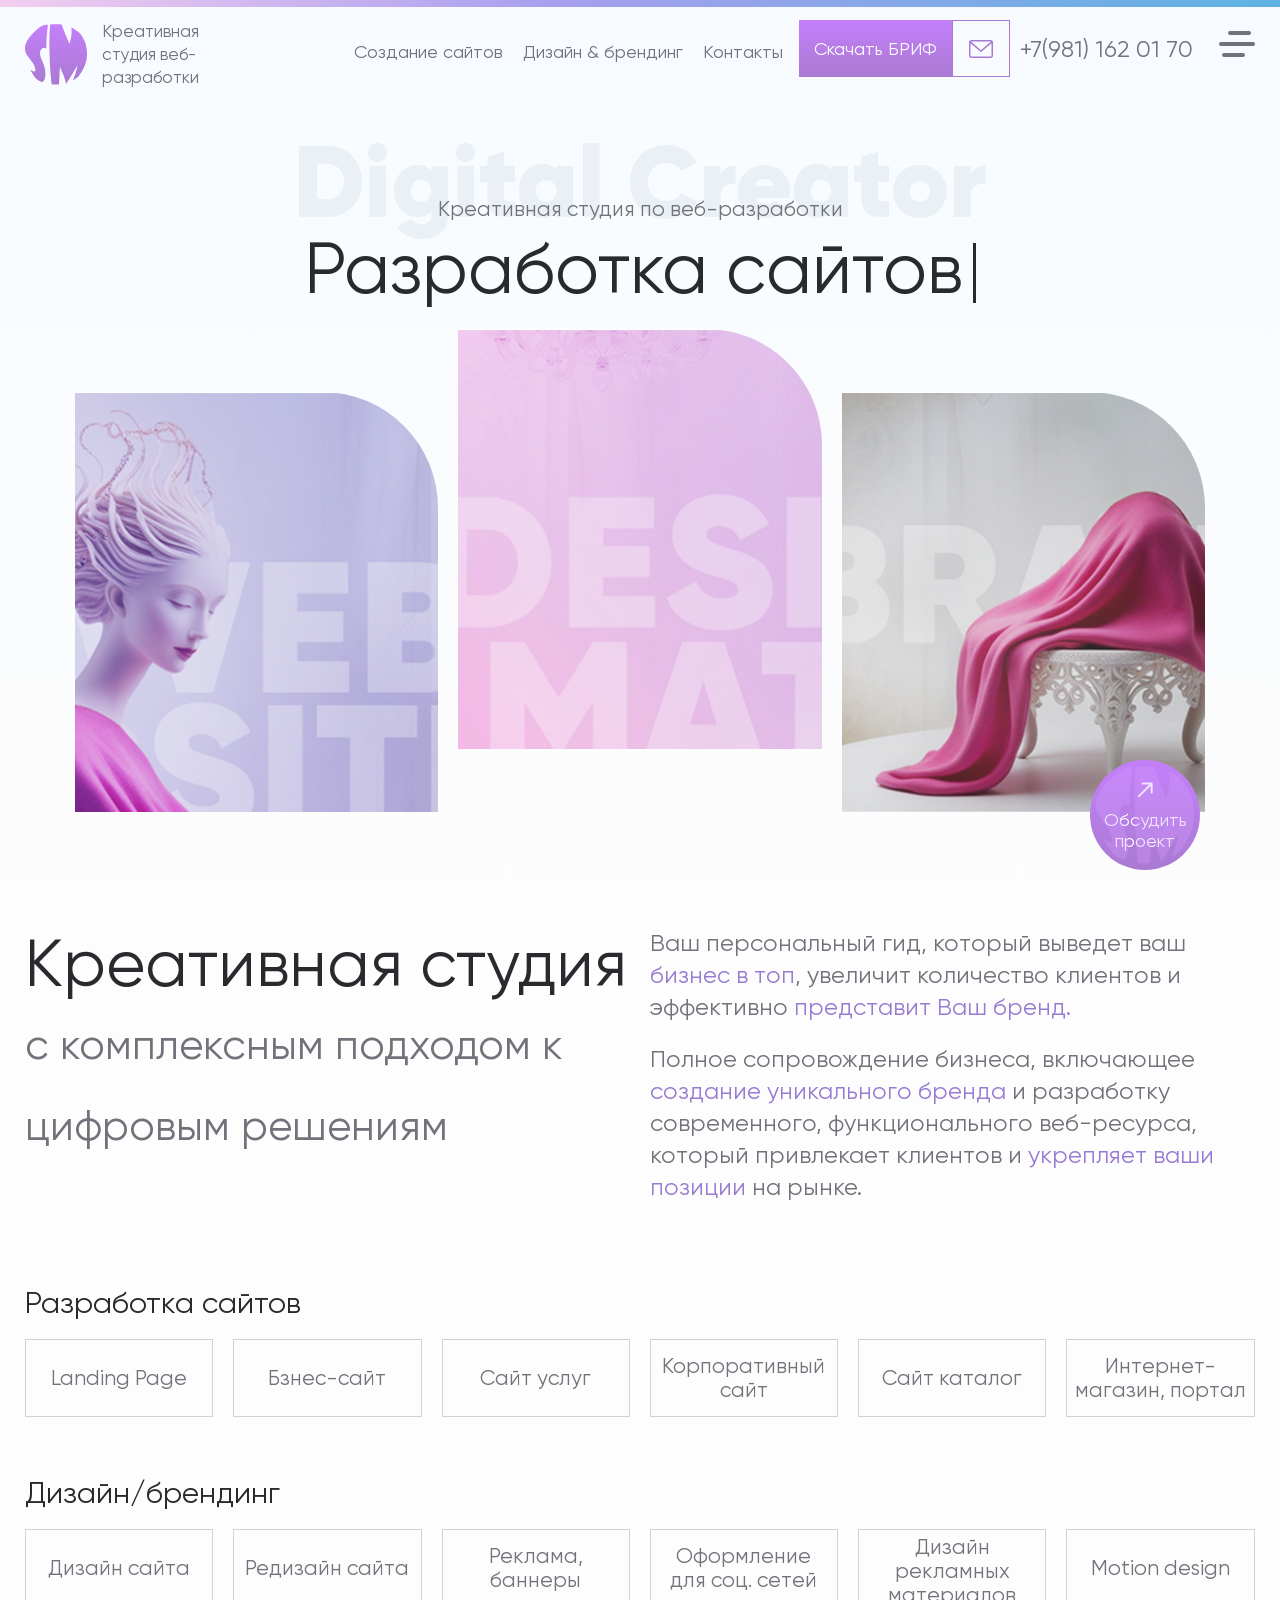
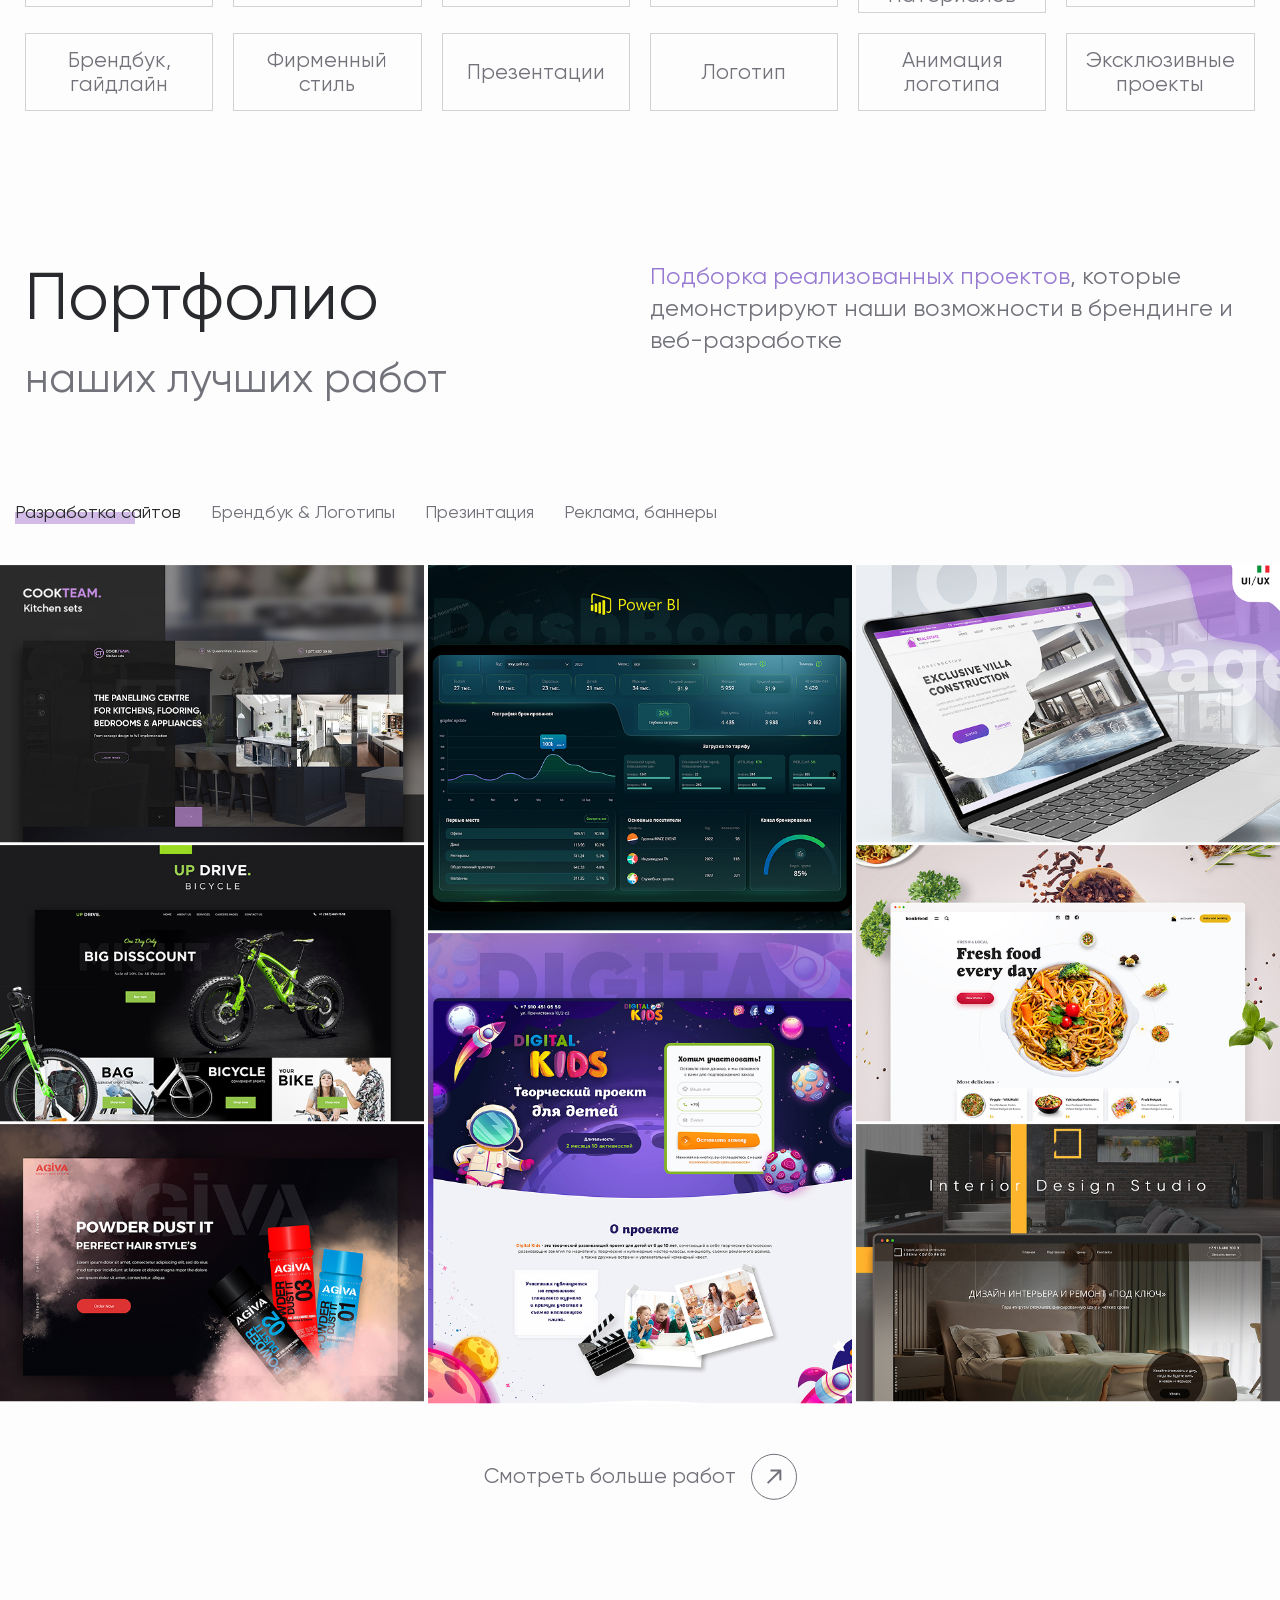
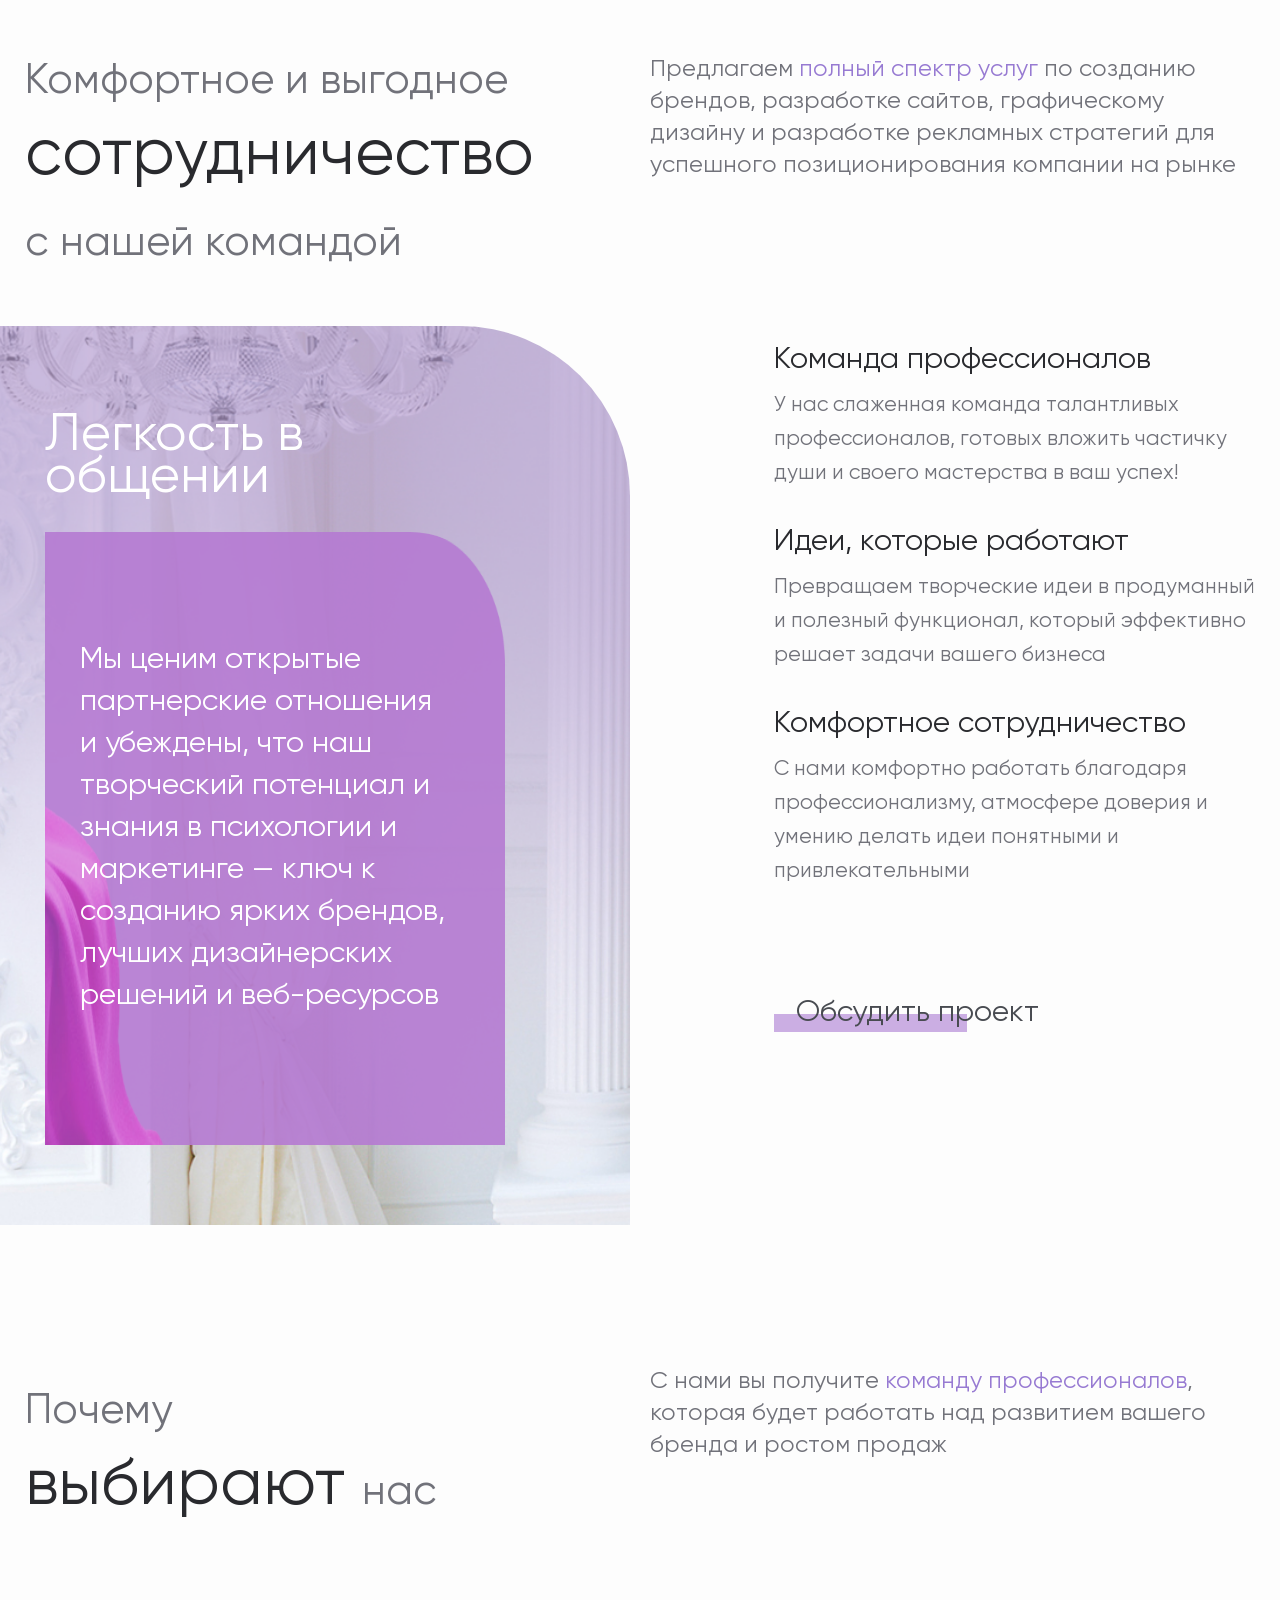
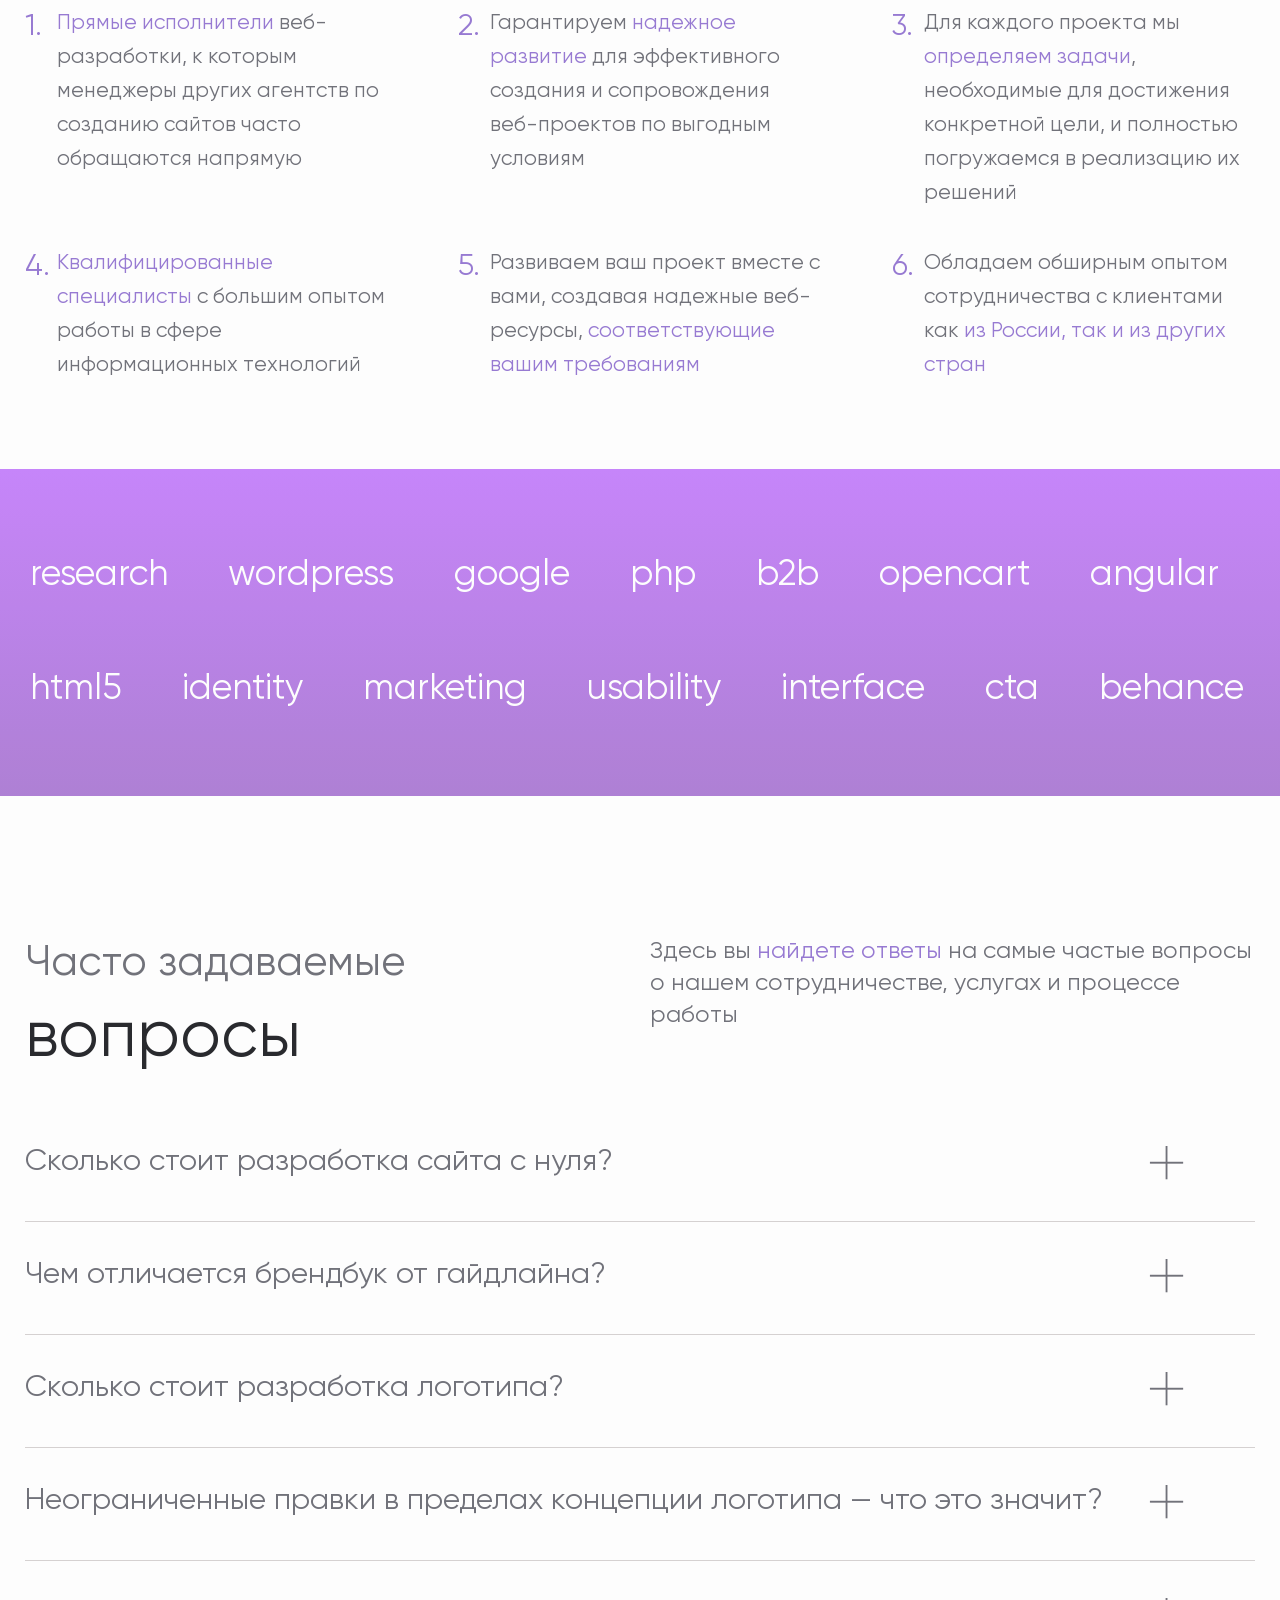
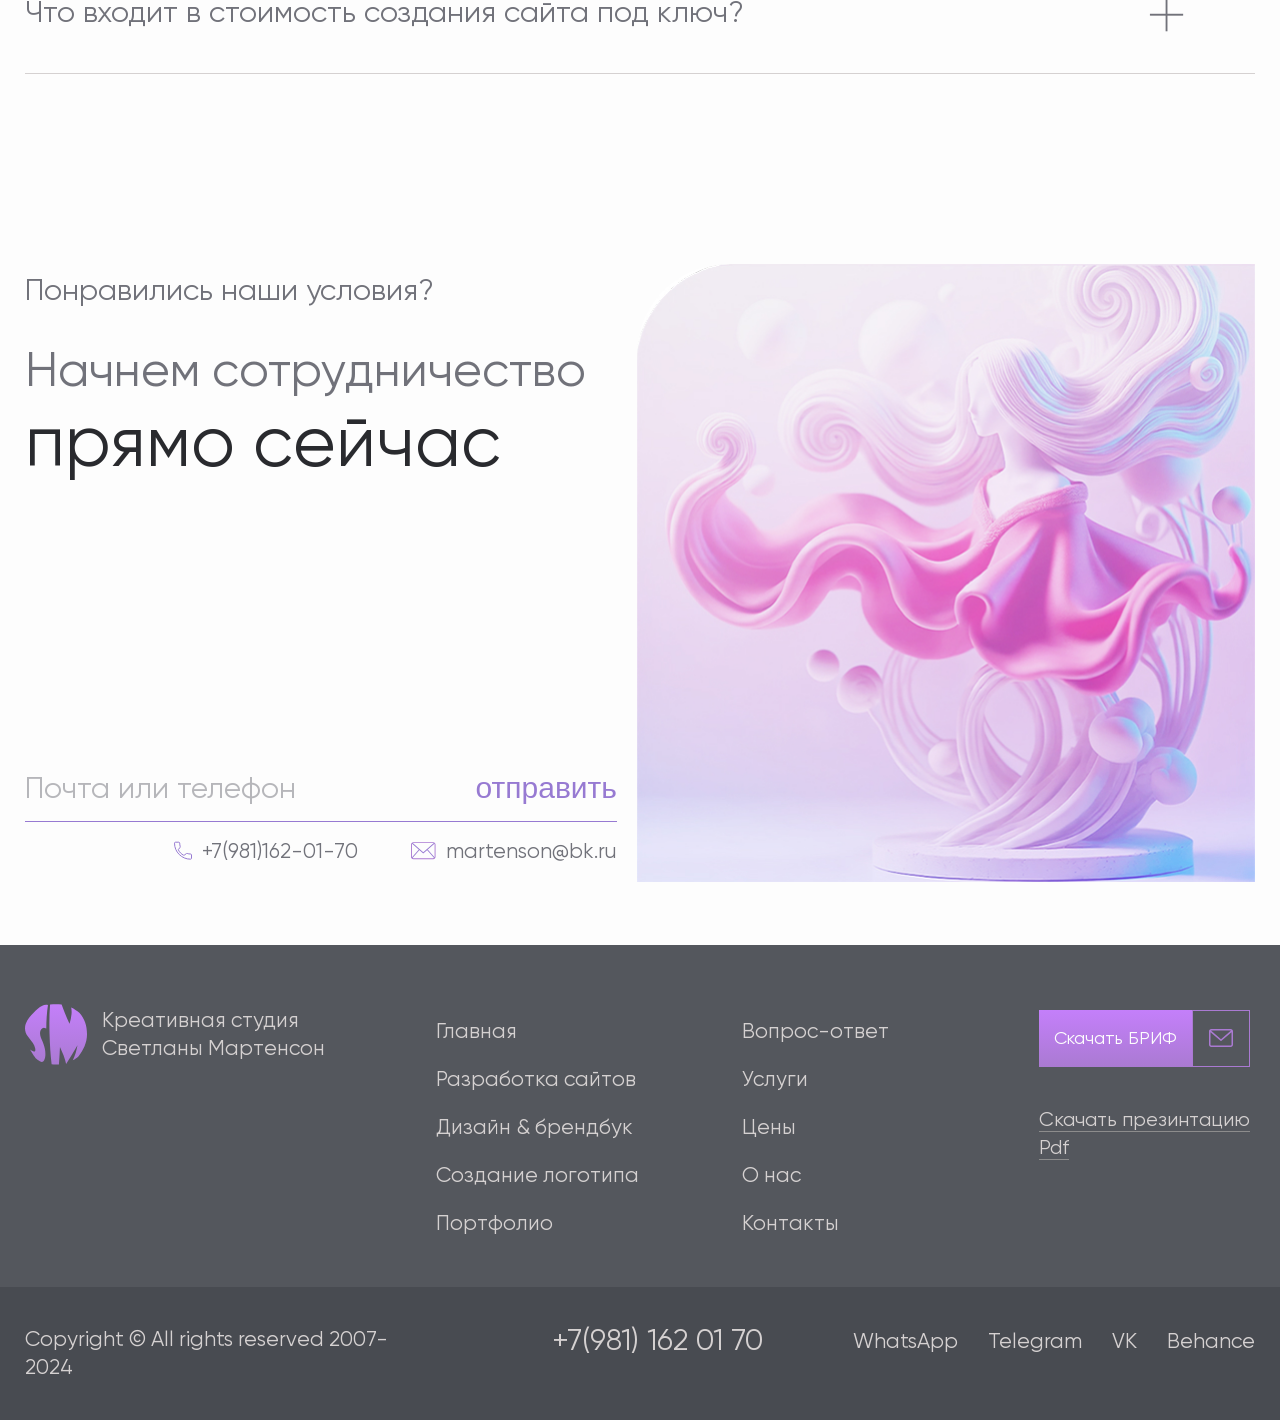
<file: index.html>
<!DOCTYPE html>
<html lang="ru">
<head>
	<meta charset="utf-8">
	<meta http-equiv="X-UA-Compatible" content="IE=edge" >
	<meta name="viewport" content="width=device-width, initial-scale=1.0">
	<meta name="description" content="">
	<link rel="stylesheet" type="text/css" href="style.css">
	<link rel="icon" type="image/png" href="favicon/favicon.ico" sizes="16x16">	
	<title></title>
</head>
<body>
	<div class="wrapper">
	<!-- Header -->
	<header>
		<div class="header_site" id="header">
			<div class="left">
				<a href="#" class="logo">
					<img src="img/logo.svg" alt="" loading="logo" />
					<p>Креативная студия веб-разработки</p>
				</a>
			</div>
			<div class="right">
				<ul class="resp_nav">
					<li><a href="#">Создание сайтов</a></li>
					<li><a href="#">Дизайн & брендинг</a></li>
					<li><a href="#">Контакты</a></li>
				</ul>
				<div class="novisible_700">
					<div class="inlines">
						<div class="novisible_600">
							<a href="#" class="pink_link" data-popup-link = "brif">Скачать БРИФ</a>
						</div>
						<div class="dr_contacts_wrapp" id="headerContact">
							<div class="icons_dr_wrapp">
								<div class="soc_dr">
									<ul>
										<li>
											<a href="#" class="gren_hover">
												<svg width="24" height="23" viewBox="0 0 24 23" fill="none" xmlns="http://www.w3.org/2000/svg">
												<path d="M17.3938 13.6588L17.3849 13.7276C15.212 12.7216 14.9847 12.5876 14.7041 12.9786C14.5094 13.2494 13.9422 13.8635 13.7713 14.0452C13.5984 14.2242 13.4264 14.238 13.133 14.1141C12.8365 13.9764 11.8849 13.6872 10.7585 12.751C9.88099 12.0212 9.29206 11.1263 9.11815 10.8509C8.82862 10.3864 9.43435 10.3203 9.98573 9.35103C10.0845 9.15827 10.0341 9.00682 9.96103 8.87005C9.88692 8.73236 9.297 7.38303 9.04996 6.84514C8.81281 6.30908 8.56874 6.377 8.38593 6.377C7.81677 6.33111 7.40076 6.33845 7.03416 6.69276C5.43931 8.32114 5.84148 10.0009 7.2061 11.7872C9.88791 15.0476 11.3168 15.6479 13.9294 16.4814C14.6349 16.6897 15.2782 16.6604 15.7871 16.5924C16.3543 16.5089 17.5331 15.9306 17.7792 15.2835C18.0312 14.6364 18.0312 14.0994 17.957 13.9755C17.8839 13.8516 17.6902 13.7827 17.3938 13.6588Z" fill="#FDFDFD"/>
												<path d="M19.9117 3.56013C12.7719 -3.34181 0.95585 1.66402 0.951208 11.4008C0.951208 13.3471 1.46099 15.2451 2.43228 16.9211L0.857422 22.6429L6.73992 21.1089C14.0803 25.0738 23.1394 19.8089 23.1431 11.4064C23.1431 8.45733 21.9917 5.68188 19.8978 3.59635L19.9117 3.56013ZM21.2879 11.3758C21.2823 18.4634 13.5018 22.8899 7.34814 19.2722L7.01385 19.0735L3.53171 19.9788L4.46492 16.5943L4.24299 16.246C0.413565 10.1501 4.81314 2.18309 12.0671 2.18309C13.2785 2.18004 14.4785 2.41729 15.5976 2.88111C16.7166 3.34492 17.7326 4.02609 18.5866 4.88518C19.4453 5.73349 20.1265 6.74434 20.5902 7.85873C21.054 8.97313 21.2912 10.1687 21.2879 11.3758Z" fill="#FDFDFD"/>
												</svg>
											</a>
										</li>
										<li>
											<a href="#" class="blue_hover">
												<svg width="20" height="17" viewBox="0 0 20 17" fill="none" xmlns="http://www.w3.org/2000/svg">
												<path d="M1.23641 7.06994L18.5914 0.378436C19.3969 0.0874363 20.1004 0.574937 19.8394 1.79294L19.8409 1.79144L16.8859 15.7129C16.6669 16.6999 16.0804 16.9399 15.2599 16.4749L10.7599 13.1584L8.58941 15.2494C8.3494 15.4894 8.14691 15.6919 7.68191 15.6919L8.00141 11.1124L16.3414 3.57794C16.7044 3.25844 16.2604 3.07844 15.7819 3.39644L5.47541 9.88544L1.03241 8.49944C0.0679053 8.19344 0.0469056 7.53494 1.23641 7.06994Z" fill="#FDFDFD"/>
												</svg>
											</a>
										</li>
									</ul>
								</div>
								<a class="mail_link" href="mailto:martenson@bk.ru">
									<svg width="24" height="18" viewBox="0 0 24 18" fill="none" xmlns="http://www.w3.org/2000/svg">
										<path d="M21.75 0H2.25002C1.00928 0 0 1.00928 0 2.25002V15.75C0 16.9907 1.00928 18 2.25002 18H21.75C22.9907 18 24 16.9907 24 15.75V2.25002C24 1.00928 22.9907 0 21.75 0ZM21.75 1.49999C21.8519 1.49999 21.9488 1.52114 22.0374 1.55806L12 10.2576L1.9625 1.55806C2.05354 1.51989 2.15125 1.50015 2.24997 1.49999H21.75ZM21.75 16.5H2.25002C1.8362 16.5 1.49999 16.1638 1.49999 15.75V3.14282L11.5085 11.8169C11.6499 11.9392 11.825 12 12 12C12.175 12 12.3501 11.9392 12.4915 11.8169L22.5 3.14282V15.75C22.5 16.1638 22.1638 16.5 21.75 16.5Z" fill="#AA7AD2"/>
									</svg>
								</a>
							</div>
							<div class="dr_contacts">
								<a href="mailto:martenson@bk.ru" class="mail_link_hover">martenson@bk.ru</a>
								<a class="tel_link" href="tel:+79811620170">+7(981) 162 01 70</a>
							</div>
						</div>
					</div>
				</div>
				<div class="resbtn_wrapp">
					<a type="button" class="respBtn">
						<div>
							<p>Меню</p>
						</div>
						<div>
							<span></span>
							<span></span>
							<span></span>
						</div>
					</a>
				</div>
			</div>
		</div>
		<!-- Modal Nav -->
		<div class="modal_nav">
			<div class="modal_nav_inner">
				<div class="modal_nav_content">
					<button type="button" class="closeModalNav">
						<svg width="24" height="24" viewBox="0 0 24 24" fill="none" xmlns="http://www.w3.org/2000/svg">
							<rect x="1.73242" y="0.805511" width="30.4408" height="2.08909" transform="rotate(45 1.73242 0.805511)" fill="#977AD2"/>
							<rect x="0.255859" y="22.3304" width="30.4408" height="2.08909" transform="rotate(-45 0.255859 22.3304)" fill="#977AD2"/>
						</svg>
					</button>
					<div class="row">
						<div class="novisible_700">
							<div class="modal_nav_header">
								<h3>Главное меню</h3>
							</div>
						</div>
						<div class="visible_700">
							<div class="resp_nax_header">
								<div>
									<a href="#" class="logo">
										<img src="img/logo.svg" alt="" loading="logo" />
									</a>
								</div>
								<div>
									<a href="#" class="brif_link" data-popup-link = "brif">Скачать БРИФ</a>
								</div>
							</div>
						</div>
						<div class="tree_cols_nav">
							<div>
								<ul>
									<li><a href="#">Главная</a></li>
									<li><a href="#">Создание сайтов</a></li>
									<li><a href="#">Дизайн & брендбук</a></li>
								</ul>
							</div>
							<div>
								<ul>
									<li><a href="#">Создание логотипа</a></li>
									<li><a href="#">Вопрос-ответ</a></li>
									<li><a href="#">Портфолио</a></li>
								</ul>
							</div>
							<div>
								<ul>
									<li><a href="#">Услуги</a></li>
									<li><a href="#">О нас</a></li>
									<li><a href="#">Контакты</a></li>
								</ul>
							</div>
						</div>
					</div>
				</div>
				<div class="modal_nav_footer_wrapp">
					<div class="modal_nav_footer">
						<div class="novisible_700">
							<div class="modal_nav_title">
								<h2>Digital Creator</h2>
							</div>
							<a href="#" class="nav_pill">
								<div class="gradient">
									<p>Давайте обсудим Ваш проект</p>
								</div>
								<div>
									<p>Давайте обсудим Ваш проект</p>
								</div>
							</a>
						</div>
						<div class="visible_700">
							<ul class="nav_list">
								<li>
									<a href="mailto:martensonsvetlana@ya.ru">
										<svg width="19" height="14" viewBox="0 0 19 14" fill="none" xmlns="http://www.w3.org/2000/svg">
										<path d="M16.4082 13.3845H1.98346C1.51459 13.384 1.06509 13.1975 0.733564 12.8659C0.402042 12.5344 0.21558 12.0848 0.215088 11.616V2.70738C0.21558 2.23852 0.402042 1.78899 0.733564 1.45744C1.06509 1.12589 1.51459 0.93938 1.98346 0.938843H16.4082C16.8771 0.93938 17.3266 1.12589 17.6581 1.45744C17.9896 1.78899 18.1761 2.23852 18.1766 2.70738V11.616C18.1761 12.0848 17.9896 12.5344 17.6581 12.8659C17.3266 13.1975 16.8771 13.384 16.4082 13.3845ZM1.98346 1.61476C1.69379 1.61507 1.41607 1.73029 1.21126 1.93514C1.00645 2.13998 0.891273 2.41771 0.891005 2.70738V11.616C0.891273 11.9056 1.00645 12.1834 1.21126 12.3882C1.41607 12.5931 1.69379 12.7083 1.98346 12.7086H16.4082C16.6979 12.7083 16.9756 12.5931 17.1804 12.3882C17.3852 12.1834 17.5004 11.9056 17.5007 11.616V2.70738C17.5004 2.41771 17.3852 2.13998 17.1804 1.93514C16.9756 1.73029 16.6979 1.61507 16.4082 1.61476H1.98346Z" fill="#977AD2"/>
										<path d="M9.19568 9.15036C9.1133 9.15041 9.03373 9.12036 8.97195 9.06587L0.827148 1.87614L1.27444 1.3692L9.19568 8.36224L17.1173 1.37005L17.5645 1.87698L9.41974 9.06672C9.3578 9.12106 9.27808 9.15082 9.19568 9.15036Z" fill="#977AD2"/>
										<path d="M0.643311 12.3237L6.11486 6.08919L6.62332 6.53529L1.15177 12.7696L0.643311 12.3237ZM11.7853 6.52887L12.2936 6.08276L17.7653 12.3169L17.257 12.763L11.7853 6.52887Z" fill="#977AD2"/>
										</svg>
										martensonsvetlana@ya.ru
									</a>
								</li>
								<li><a href="tel:+7(981) 162 01 70">+7(981) 162 01 70</a></li>
							</ul>
							<ul class="nav_list_2">
								<li><a href="#">WhatsApp</a></li>
								<li><a href="#">Telegram</a></li>
								<li><a href="#">VK</a></li>
								<li><a href="#">Behance</a></li>
							</ul>
						</div>
					</div>
				</div>
			</div>
		</div>
		<!-- /Modal Nav -->
	</header>
	<!-- /Header -->
	<!-- Content -->
	<div class="content">
	<!-- Section 1 - Main Page -->
	<section class="promo">
		<h1 class="promo_h1">Digital Creator</h1>
		<div class="row">
			<div class="h1_descript">
				<p>Креативная студия по веб-разработки</p>
				<h2 class="title_height">Разработка сайтов<span class="cursor"></span></h2>
				<div class="animate_title">
					<h2  class="typewrite" data-period="2000" data-type='[ "Разработка сайтов" ]'>
					    <span class="wrap">Разработка сайтов<span class="cursor"></span></span>
					</h2>
				</div>
			</div>
		</div>
		<div class="promo_thumbs">
			<div class="promo_thumb">
				<!-- <img src="img/1.jpg" alt="" loading="logo" /> -->
				<video id="video_2" src="video/7.mp4" autoplay="true" muted="true" playsinline="" loop="true" poster="img/2.jpg"></video>
			</div>
			<div class="promo_thumb">
				<!-- <img src="img/2.jpg" alt="" loading="logo" /> -->
				<video id="video_1" src="video/6.mp4" autoplay="true" muted="true" playsinline="" loop="true" poster="img/1.jpg"></video>
			</div>
			<div class="promo_thumb">
				<img src="img/3.jpg" alt="" loading="logo" />
			</div>
		</div>
	</section>
	<!-- /Section 1 - Main Page -->
	<!-- Section 2 - Main Page -->
	<section class="sect_2_mp">
		<div class="row">
			<div class="article">
				<div>
					<h2>Креативная студия <span>с комплексным подходом к цифровым решениям</span></h2>
				</div>
				<div>
					<p>Ваш персональный гид, который выведет ваш <a href="#">бизнес в топ</a>, увеличит количество клиентов и эффективно <a href="#">представит Ваш бренд.</a></p>
					<p>Полное сопровождение бизнеса, включающее <a href="#">создание уникального бренда</a> и разработку современного, функционального веб-ресурса, который привлекает клиентов и <a href="#">укрепляет ваши позиции</a> на рынке.</p>
				</div>
			</div>
			<div class="tags_wrapp">
				<h3>Разработка сайтов</h3>
				<ul class="tags">
					<li><a href="#" data-popup-link = "callback">Landing Page</a></li>
					<li><a href="#" data-popup-link = "callback">Бзнес-сайт</a></li>
					<li><a href="#" data-popup-link = "callback">Сайт услуг</a></li>
					<li><a href="#" data-popup-link = "callback">Корпоративный сайт</a></li>
					<li><a href="#" data-popup-link = "callback">Сайт каталог</a></li>
					<li><a href="#" data-popup-link = "callback">Интернет-магазин, портал</a></li>
				</ul>
			</div>
			<div class="tags_wrapp">
				<h3>Дизайн/брендинг</h3>
				<ul class="tags">
					<li><a href="#" data-popup-link = "callback">Дизайн сайта</a></li>
					<li><a href="#" data-popup-link = "callback">Редизайн сайта</a></li>
					<li><a href="#" data-popup-link = "callback">Реклама, баннеры</a></li>
					<li><a href="#" data-popup-link = "callback">Оформление для соц. сетей</a></li>
					<li><a href="#" data-popup-link = "callback">Дизайн рекламных материалов</a></li>
					<li><a href="#" data-popup-link = "callback">Motion design</a></li>
					<li><a href="#" data-popup-link = "callback">Брендбук, гайдлайн</a></li>
					<li><a href="#" data-popup-link = "callback">Фирменный стиль</a></li>
					<li><a href="#" data-popup-link = "callback">Презентации</a></li>
					<li><a href="#" data-popup-link = "callback">Логотип</a></li>
					<li><a href="#" data-popup-link = "callback">Анимация логотипа</a></li>
					<li><a href="#" data-popup-link = "callback">Эксклюзивные проекты</a></li>
				</ul>
			</div>
		</div>
	</section>
	<!-- /Section 2 - Main Page -->
	<!-- Section 3 - Main Page -->
	<section class="sect_3_mp">
		<div class="row">
			<div class="article">
				<div>
					<h2>Портфолио<br /> <span>наших лучших работ</span></h2>
				</div>
				<div>
					<p><a href="#">Подборка реализованных проектов</a>, которые демонстрируют наши возможности в брендинге и веб-разработке</p>
				</div>
			</div>
			<ul class="tabs_list">
				<li><label class="tab_link active" for="tab_1"><span>Разработка сайтов</span></label></li>
				<li><label class="tab_link" for="tab_2"><span>Брендбук & Логотипы</span></label></li>
				<li><label class="tab_link" for="tab_3"><span>Презинтация</span></label></li>
				<li><label class="tab_link" for="tab_4"><span>Реклама, баннеры</span></label></li>
			</ul>
		</div>
		<div class="tabs">
			<input class="tab_radio" name="tab" type="radio" id="tab_1" checked />
			<div class="tab">
				<div class="gallery_templ">
					<div>
						<a href="img/4.jpg" class="gall_thumb" data-fancybox="gal">
							<img src="img/4.jpg" alt="" loading="lazy" />
						</a>
						<a href="img/5.jpg" class="gall_thumb" data-fancybox="gal">
							<img src="img/5.jpg" alt="" loading="lazy" />
						</a>
						<a href="img/6.jpg" class="gall_thumb" data-fancybox="gal">
							<img src="img/6.jpg" alt="" loading="lazy" />
						</a>
					</div>
					<div>
						<a href="img/7.jpg" class="gall_thumb" data-fancybox="gal">
							<img src="img/7.jpg" alt="" loading="lazy" />
						</a>
						<a href="img/8.jpg" class="gall_thumb" data-fancybox="gal">
							<img src="img/8.jpg" alt="" loading="lazy" />
						</a>
					</div>
					<div>
						<a href="img/9.jpg" class="gall_thumb" data-fancybox="gal">
							<img src="img/9.jpg" alt="" loading="lazy" />
						</a>
						<a href="img/10.jpg" class="gall_thumb" data-fancybox="gal">
							<img src="img/10.jpg" alt="" loading="lazy" />
						</a>
						<a href="img/11.jpg" class="gall_thumb" data-fancybox="gal">
							<img src="img/11.jpg" alt="" loading="lazy" />
						</a>
					</div>
				</div>
			</div>
			<input class="tab_radio" name="tab" type="radio" id="tab_2" />
			<div class="tab">
				<h2>Таб 2</h2>
			</div>
			<input class="tab_radio" name="tab" type="radio" id="tab_3" />
			<div class="tab">
				<h2>Таб 3</h2>
			</div>
			<input class="tab_radio" name="tab" type="radio" id="tab_4" />
			<div class="tab">
				<h2>Таб 4</h2>
			</div>
		</div>
		<div class="button_wrapp">
			<a href="#" class="more_link">
				Смотреть больше работ
				<svg width="46" height="47" viewBox="0 0 46 47" fill="none" xmlns="http://www.w3.org/2000/svg">
					<circle cx="23" cy="23.8049" r="22.5" stroke="#71727A"/>
					<path d="M30.3539 17.4505C30.3539 16.8983 29.9062 16.4505 29.3539 16.4505L20.3539 16.4505C19.8016 16.4505 19.3539 16.8983 19.3539 17.4505C19.3539 18.0028 19.8016 18.4505 20.3539 18.4505L28.3539 18.4505L28.3539 26.4505C28.3539 27.0028 28.8016 27.4505 29.3539 27.4505C29.9062 27.4505 30.3539 27.0028 30.3539 26.4505L30.3539 17.4505ZM17.3526 30.866L30.061 18.1576L28.6468 16.7434L15.9384 29.4518L17.3526 30.866Z" fill="#71727A"/>
				</svg>
			</a>
		</div>
	</section>
	<!-- /Section 3 - Main Page -->
	<!-- Section 4 - Main Page -->
	<section class="sect_4_mp">
		<div class="row">
			<div class="article">
				<div>
					<h2><span>Комфортное и выгодное</span> сотрудничество <span><br />с нашей командой</span></h2>
				</div>
				<div>
					<br />
					<p>Предлагаем <a href="#">полный спектр услуг</a> по созданию брендов, разработке сайтов, графическому дизайну и разработке рекламных стратегий для успешного позиционирования компании на рынке</p>
				</div>
			</div>
			<div class="article_2">
				<div>
					<div class="img_box_3">
						<div class="img_box_3_outside">
							<img src="img/white.png" alt="" loading="lazy" />
						</div>
						<div class="img_box_3_content">
							<div class="novisible_480">
								<h3>Легкость в общении</h3>
							</div>
							<div class="img_box_inner">
								<div class="visible_480">
									<h3>Легкость в общении</h3>
								</div>
								<img src="img/pink.png" alt="" loading="lazy" />
								<div>
									<p>Мы ценим открытые партнерские отношения и убеждены, что наш творческий потенциал и знания в психологии и маркетинге — ключ к созданию ярких брендов, лучших дизайнерских решений и веб-ресурсов</p>
								</div>
							</div>
						</div>
					</div>
				</div>
				<div>
					<h3>Команда профессионалов</h3>
					<p>У нас слаженная команда талантливых профессионалов, готовых вложить частичку души и своего мастерства в ваш успех!</p>
					<h3>Идеи, которые работают</h3>
					<p>Превращаем творческие идеи в продуманный и полезный функционал, который эффективно решает задачи вашего бизнеса</p>
					<h3>Комфортное сотрудничество</h3>
					<p>С нами комфортно работать благодаря профессионализму, атмосфере доверия и умению делать идеи понятными и привлекательными</p>
					<div class="link_wrapp">
						<a href="#" class="pink_link_2"><span>Обсудить проект</span></a>
					</div>
				</div>
			</div>
		</div>
	</section>
	<!-- /Section 4 - Main Page -->
	<!-- Section 5 - Main Page -->
	<section class="sect_5_mp">
		<div class="row">
			<div class="article">
				<div>
					<h2><span>Почему</span><br /> выбирают <span>нас</span></h2>
				</div>
				<div>
					<p>С нами вы получите <a href="#">команду профессионалов</a>, которая будет работать над развитием вашего бренда и ростом продаж</p>
				</div>
			</div>
			<div class="items">
				<div class="item">
					<div>
						<p>1.</p>
					</div>
					<div>
						<p><a href="#">Прямые исполнители</a> веб-разработки, к которым менеджеры других агентств по созданию сайтов часто обращаются напрямую</p>
					</div>
				</div>
				<div class="item">
					<div>
						<p>2.</p>
					</div>
					<div>
						<p>Гарантируем <a href="#">надежное развитие</a> для эффективного создания и сопровождения веб-проектов по выгодным условиям</p>
					</div>
				</div>
				<div class="item">
					<div>
						<p>3.</p>
					</div>
					<div>
						<p>Для каждого проекта мы <a href="#">определяем задачи</a>, необходимые для достижения конкретной цели, и полностью погружаемся в реализацию их решений</p>
					</div>
				</div>
				<div class="item">
					<div>
						<p>4.</p>
					</div>
					<div>
						<p><a href="#">Квалифицированные специалисты</a> с большим опытом работы в сфере информационных технологий</p>
					</div>
				</div>
				<div class="item">
					<div>
						<p>5.</p>
					</div>
					<div>
						<p>Развиваем ваш проект вместе с вами, создавая надежные веб-ресурсы, <a href="#">соответствующие вашим требованиям</a></p>
					</div>
				</div>
				<div class="item">
					<div>
						<p>6.</p>
					</div>
					<div>
						<p>Обладаем обширным опытом сотрудничества с клиентами как <a href="#">из России, так и из других стран</a></p>
					</div>
				</div>
			</div>
		</div>
	</section>
	<!-- /Section 5 - Main Page -->
	<!-- Section 6 - Main Page -->
	<section class="sect_6_mp">
		<div class="pink_line marquee">
			<ul>
				<li>research</li>
				<li>wordpress</li>
				<li>google</li>
				<li>php</li>
				<li>b2b</li>
				<li>opencart</li>
				<li>angular</li>
				<li>branding</li>
				<li>identity</li>
				<li>angular</li>
				<li>b2b</li>
			</ul>
			<ul>
				<li>html5</li>
				<li>identity</li>
				<li>marketing</li>
				<li>usability</li>
				<li>interface</li>
				<li>cta</li>
				<li>behance</li>
				<li>logotype</li>
				<li>sass</li>
				<li>video</li>
				<li>effects</li>
			</ul>
		</div>
	</section>
	<!-- /Section 6 - Main Page -->
	<!-- Section 7 - Main Page -->
	<section class="sect_7_mp">
		<div class="row">
			<div class="article">
				<div>
					<h2><span>Часто задаваемые</span> вопросы</h2>
				</div>
				<div>
					<br />
					<p>Здесь вы <a href="#">найдете ответы</a> на самые частые вопросы о нашем сотрудничестве, услугах и процессе работы</p>
				</div>
			</div>
			<div class="faqs">
				<div class="faq_item dr_parent">
					<div class="faq_item_title dr_title">
						<h3>Сколько стоит разработка сайта с нуля?</h3>
						<svg width="36" height="36" viewBox="0 0 36 36" fill="none" xmlns="http://www.w3.org/2000/svg">
						<rect x="17.0768" y="33.8407" width="32.3071" height="0.92306" transform="rotate(-90 17.0768 33.8407)" fill="#71727A" stroke="#71727A" stroke-width="0.923061"/>
						<rect x="1.38438" y="17.2257" width="32.3071" height="0.92306" fill="#71727A" stroke="#71727A" stroke-width="0.923061"/>
						</svg>
					</div>
					<div class="faq_item_content dr_content">
						<p>Стоимость разработки сайта зависит от его функциональности и объема работ (лендинг, корпоративный сайт, интернет-магазин), сложности верстки, дизайна и количества страниц. Точную цену можно узнать у наших менеджеров после заполнения брифа</p>
					</div>
				</div>
				<div class="faq_item dr_parent">
					<div class="faq_item_title dr_title">
						<h3>Чем отличается брендбук от гайдлайна?</h3>
						<svg width="36" height="36" viewBox="0 0 36 36" fill="none" xmlns="http://www.w3.org/2000/svg">
						<rect x="17.0768" y="33.8407" width="32.3071" height="0.92306" transform="rotate(-90 17.0768 33.8407)" fill="#71727A" stroke="#71727A" stroke-width="0.923061"/>
						<rect x="1.38438" y="17.2257" width="32.3071" height="0.92306" fill="#71727A" stroke="#71727A" stroke-width="0.923061"/>
						</svg>
					</div>
					<div class="faq_item_content dr_content">
						<p><span>Брендбук</span> — комплексный документ о философии, ценностях и визуальной идентичности бренда (логотип, цвета, шрифты). Описывает миссию, тон общения и общее восприятие бренда.</p>
						<p><span>Гайдлайн</span> — практическое руководство с четкими правилами использования визуальных элементов бренда (логотип, шрифты, цвета), включает технические инструкции для дизайнеров.</p>
					</div>
				</div>
				<div class="faq_item dr_parent">
					<div class="faq_item_title dr_title">
						<h3>Сколько стоит разработка логотипа?</h3>
						<svg width="36" height="36" viewBox="0 0 36 36" fill="none" xmlns="http://www.w3.org/2000/svg">
						<rect x="17.0768" y="33.8407" width="32.3071" height="0.92306" transform="rotate(-90 17.0768 33.8407)" fill="#71727A" stroke="#71727A" stroke-width="0.923061"/>
						<rect x="1.38438" y="17.2257" width="32.3071" height="0.92306" fill="#71727A" stroke="#71727A" stroke-width="0.923061"/>
						</svg>
					</div>
					<div class="faq_item_content dr_content">
						<p>Стоимость разработки логотипа зависит от его сложности, выбранного стиля и наличия у вас исходных наработок. Чем больше в логотипе деталей, цветов, а также требований к адаптивности и уникальности, тем сложнее и, соответственно, дороже будет его разработка.</p>
					</div>
				</div>
				<div class="faq_item dr_parent">
					<div class="faq_item_title dr_title">
						<h3>Неограниченные правки в пределах концепции логотипа — что это значит?</h3>
						<svg width="36" height="36" viewBox="0 0 36 36" fill="none" xmlns="http://www.w3.org/2000/svg">
						<rect x="17.0768" y="33.8407" width="32.3071" height="0.92306" transform="rotate(-90 17.0768 33.8407)" fill="#71727A" stroke="#71727A" stroke-width="0.923061"/>
						<rect x="1.38438" y="17.2257" width="32.3071" height="0.92306" fill="#71727A" stroke="#71727A" stroke-width="0.923061"/>
						</svg>
					</div>
					<div class="faq_item_content dr_content">
						<p>В рамках бюджета предлогается 3 варианта логотипа на выбор. Вы можете согласовать один из них как окончательный в том виде, в котором мы его презентовали, либо внести правки.</p>
						<p>Например, вам понравилась сама идея логотипа, но не понравился стиль исполнения — вы хотели бы видеть чуть более простые / сложные формы, или более мультяшный / строгий стиль отрисовки элементов. Возможно, вам не понравился шрифт, цвет, компоновка элементов? Всё решаемо, мы не ограничиваем количество вносимых правок при сохранении самой идеи логотипа.</p>
					</div>
				</div>
				<div class="faq_item dr_parent">
					<div class="faq_item_title dr_title">
						<h3>Что входит в стоимость создания сайта под ключ?</h3>
						<svg width="36" height="36" viewBox="0 0 36 36" fill="none" xmlns="http://www.w3.org/2000/svg">
						<rect x="17.0768" y="33.8407" width="32.3071" height="0.92306" transform="rotate(-90 17.0768 33.8407)" fill="#71727A" stroke="#71727A" stroke-width="0.923061"/>
						<rect x="1.38438" y="17.2257" width="32.3071" height="0.92306" fill="#71727A" stroke="#71727A" stroke-width="0.923061"/>
						</svg>
					</div>
					<div class="faq_item_content dr_content">
						<p>Зависит от вида сайта: создание сайта-визитки и разработка онлайн-сервиса сильно отличаются друг от друга. Однако независимо от типа услуги создание сайта включает в себя:</p>
						<ul>
							<li>конкурентный анализ</li>
							<li>постраничную разработку структуры</li>
							<li>дизайн и верстка страниц</li>
						 	<li>наполнение сайта базовой информацией</li>
							<li>первичная СЕО оптимизация</li>
							<li>размещение ресурса на хостинге</li>
						</ul>
					</div>
				</div>
			</div>
		</div>
	</section>
	<!-- /Section 7 - Main Page -->
	<!-- Section 8 - Main Page -->
	<section class="sect_8_mp">
		<div class="row">
			<div class="callback_two_cols">
				<div>
					<div class="callback_content">
						<div class="callback_header">
							<h3>Понравились наши условия?</h3>
							<h2><span>Начнем сотрудничество</span> прямо сейчас</h2>
						</div>
						<div class="callback_fooer">
							<form>
								<div class="formn_templ">
									<div>
										<p class="hideCallText"><a href="#" class="form_link" id="mailCall">Почта</a> или <a href="#" class="form_link" id="telCall">телефон</a></p>
										<div data-id="telCall" class="form_js_input form_tel_input">
											<p class="pl_text"><span data-sub-id="mailCall">your@email.ru</span> или</p>
											<input type="tel" placeholder="x(xxx)xxx-xx-xx" />
										</div>
										<div data-id="mailCall" class="form_js_input form_tel_input">
											<p class="pl_text"><span data-sub-id="telCall">x(xxx)xxx-xx-xx</span> или</p>
											<input type="email" placeholder="your@email.ru" />
										</div>
									</div>
									<div>
										<button type="submit" class="subBtn">отправить</button>
									</div>
								</div>
							</form>
							<div class="contacts_inline">
								<div>
									<a href="tel:+79811620170" class="icon_link">
										<img src="img/tel.svg" alt="" loading="lazy" />
										+7(981)162-01-70
									</a>
								</div>
								<div>
									<a href="mailto:martenson@bk.ru" class="icon_link">
										<img src="img/mail2.svg" alt="" loading="lazy" />
										martenson@bk.ru
									</a>
								</div>
							</div>
						</div>
					</div>
				</div>
				<div>
					<div class="callback_img">
						<img src="img/callback.jpg" alt="" loading="lazy" />
					</div>
				</div>
			</div>
		</div>
	</section>
	<!-- /Section 8 - Main Page -->
	</div>
	<!-- /Content -->
	<!-- Footer -->
	<footer class="footer_section">
		<div class="row">
			<div class="footer_templ">
				<div>
					<a href="#" class="logo_footer">
						<img src="img/logo.svg" alt="" loading="logo" />
						<p>Креативная студия Светланы Мартенсон</p>
					</a>
				</div>
				<div>
					<div class="navs_inline">
						<div>
							<ul class="footer_nav">
								<li><a href="#">Главная</a></li>
								<li><a href="#">Разработка сайтов</a></li>
								<li><a href="#">Дизайн & брендбук</a></li>
								<li><a href="#">Создание логотипа</a></li>
								<li><a href="#">Портфолио</a></li>
							</ul>
						</div>
						<div>
							<ul class="footer_nav">
								<li><a href="#">Вопрос-ответ</a></li>
								<li><a href="#">Услуги</a></li>
								<li><a href="#">Цены</a></li>
								<li><a href="#">О нас</a></li>
								<li><a href="#">Контакты</a></li>
							</ul>
						</div>
					</div>
				</div>
				<div>
					<div class="pink_box footer_pink_link">
						<div>
							<a href="#" class="pink_link" data-popup-link = "brif">Скачать БРИФ</a>
						</div>
						<div>
							<a class="mail_link" href="mailto:">
								<img src="img/mail.svg" alt="" loading="logo" />
							</a>
						</div>
					</div>
					<div>
						<a href="#" class="link_2">Скачать презинтацию Pdf</a>
					</div>
				</div>
			</div>
		</div>
		<div class="footer_bottom">
			<div class="row">
				<div class="novisible_480">
					<div class="footer_bottom_templ">
						<div>
							<p>Сopyright © All rights reserved 2007-2024</p>
						</div>
						<div>
							<div class="footer_inline">
								<div>
									<a href="tel:+79811620170" class="tel_link_2">+7(981) 162 01 70</a>
								</div>
								<div>
									<ul class="soc_list">
										<li><a href="#" data-hover-color = "#07A724">WhatsApp</a></li>
										<li><a href="#" data-hover-color = "#0998E6">Telegram</a></li>
										<li><a href="#" data-hover-color = "#2693E0">VK</a></li>
										<li><a href="#" data-hover-color = "#3779F4">Behance </a></li>
									</ul>
								</div>
							</div>
						</div>
					</div>
				</div>
				<div class="visible_480">
					<div class="resp_footer_templ">
						<div>
							<a href="tel:+79811620170" class="resp_tel_link">+7(981) 162 01 70</a>
						</div>
						<ul class="resp_soc_links">
							<li><a href="#" class="green">WhatsApp</a></li>
							<li><a href="#" class="blue">Telegram</a></li>
						</ul>
						<ul class="resp_soc_links_2">
							<li><a href="#" data-hover-color = "#2693E0">VK</a></li>
							<li><a href="#" data-hover-color = "#F981FF">Instagram</a></li>
							<li><a href="#" data-hover-color = "#3779F4">Behance</a></li>
						</ul>
						<div class="corp_resp">
							<p>Сopyright © All rights reserved 2007-2024</p>
						</div>
					</div>
				</div>
			</div>
		</div>
	</footer>
	<!-- /Footer -->
	<!-- Callback Btn -->
	<a href="#" class="callbackFixed" data-popup-link = "callback">
		<img class="callbackFixed_logo" src="img/callback.svg" alt="" loading="lazy" />
		<svg width="16" height="16" viewBox="0 0 16 16" fill="none" xmlns="http://www.w3.org/2000/svg">
		<path d="M15.6208 1.57253C15.6209 1.02025 15.1732 0.572495 14.6209 0.572445L5.62093 0.571645C5.06865 0.571596 4.62089 1.01927 4.62084 1.57156C4.6208 2.12384 5.06847 2.5716 5.62076 2.57165L13.6208 2.57236L13.62 10.5724C13.62 11.1246 14.0677 11.5724 14.62 11.5724C15.1722 11.5725 15.62 11.1248 15.62 10.5725L15.6208 1.57253ZM1.99269 15.6124L15.3279 2.27962L13.9138 0.865276L0.578601 14.1981L1.99269 15.6124Z" fill="white"/>
		</svg>
		<p>Обсудить проект</p>
	</a>
	<!-- /Callback Btn -->
	<!-- Popup -->
	<div class="popup" data-popup = "callback">
		<button type="button" class="close">
			<svg role="presentation" class="t-popup__close-icon" width="23px" height="23px" viewBox="0 0 23 23" version="1.1" xmlns="http://www.w3.org/2000/svg" xmlns:xlink="http://www.w3.org/1999/xlink"><g stroke="none" stroke-width="1" fill="#fff" fill-rule="evenodd"><rect transform="translate(11.313708, 11.313708) rotate(-45.000000) translate(-11.313708, -11.313708) " x="10.3137085" y="-3.6862915" width="2" height="30"></rect><rect transform="translate(11.313708, 11.313708) rotate(-315.000000) translate(-11.313708, -11.313708) " x="10.3137085" y="-3.6862915" width="2" height="30"></rect></g></svg>
		</button>
		<div class="popup_content">
			<div class="popup_title">
				<h3>Заполните форму</h3>
				<p>Укажите, пожалуйста, ваши контакты для связи</p>
			</div>
			<div class="popup_input_wrapp">
				<input type="text" name="#" placeholder="Ваше имя" />
			</div>
			<div class="popup_input_wrapp">
				<input type="text" name="#" placeholder="Почта" />
			</div>
			<div class="popup_input_wrapp">
				<input type="tel" name="#" placeholder="Телефон" />
			</div>
			<div class="popup_input_wrapp">
				<select name="#">
					<option value="">Тип проекта</option>
					<option value="Разработка сайта">Разработка сайта</option>
					<option value="Редизайн">Редизайн</option>
					<option value="Логотип">Логотип</option>
					<option value="Брендбук">Брендбук</option>
					<option value="Другое">Другое</option>
				</select>
			</div>
			<div class="checkboxes_wrapp">
				<h3>Какой способ связи вам подходит?</h3>
				<div class="checkboxes">
					<div>
						<label class="checkbox" for="ch_1">
							<input id="ch_1" type="radio" name="messager" />
							<span>Telegram</span>
						</label>
					</div>
					<div>
						<label class="checkbox" for="ch_2">
							<input id="ch_2" type="radio" name="messager" />
							<span>WhatsApp</span>
						</label>
					</div>
					<div>
						<label class="checkbox" for="ch_3">
							<input id="ch_3" type="radio" name="messager" />
							<span>E-mail</span>
						</label>
					</div>
				</div>
			</div>
			<div class="subBtnPopup_wrapp">
				<button type="submit" class="subBtnPopup">Отправить</button>
			</div>
		</div>
	</div>
	<div class="popup_bg"></div>
	<!-- /Popup -->
	</div>
	<link rel="stylesheet" type="text/css" href="responsive.css">
	<link rel="stylesheet" type="text/css" href="vendors/css/fancybox.css">
	<link rel="stylesheet" type="text/css" href="vendors/css/slick.css">
	<script src="vendors/js/jquery.js"></script>
	<script src="vendors/js/fancybox.js"></script>
	<script src="vendors/js/slick.min.js"></script>
	<script src="vendors/js/inputmask.js"></script>
	<script src="vendors/js/marquee.js"></script>
	<script src="js/scripts.js"></script>
</body>
</html>
</file>
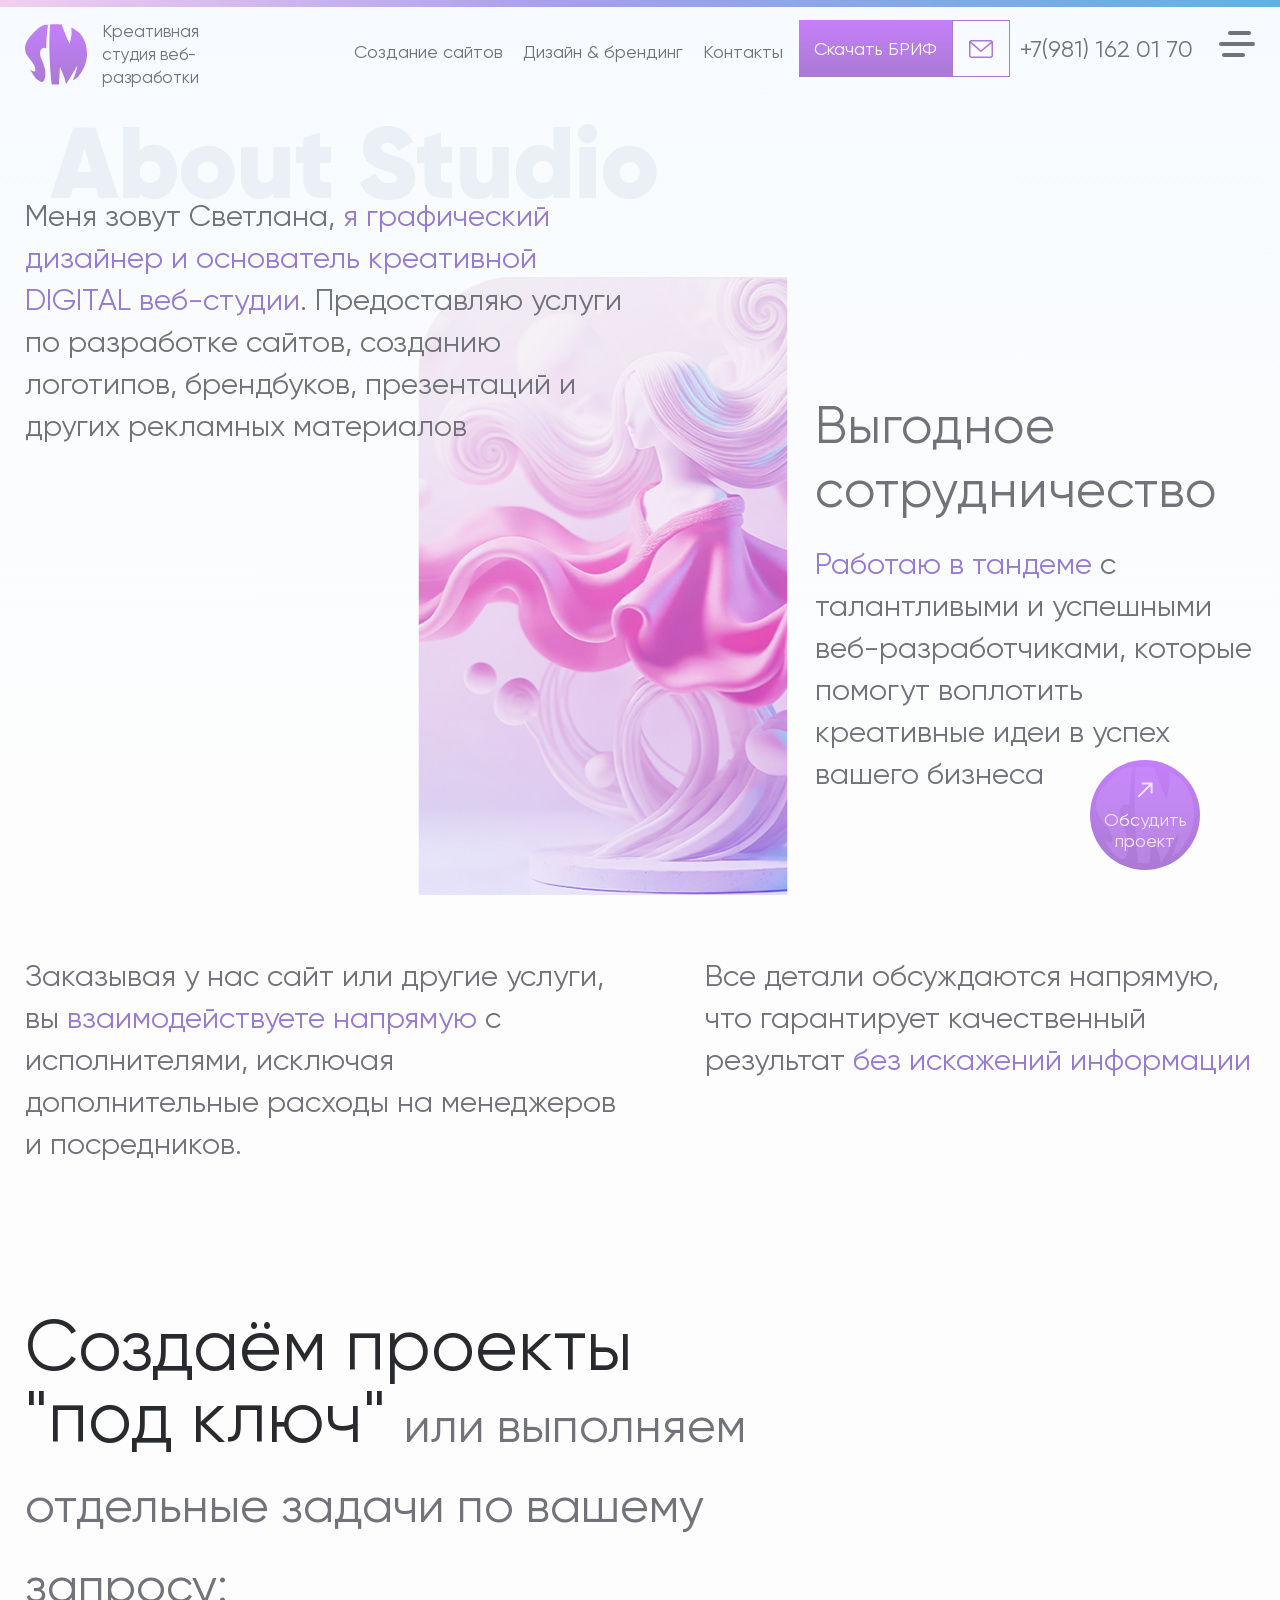
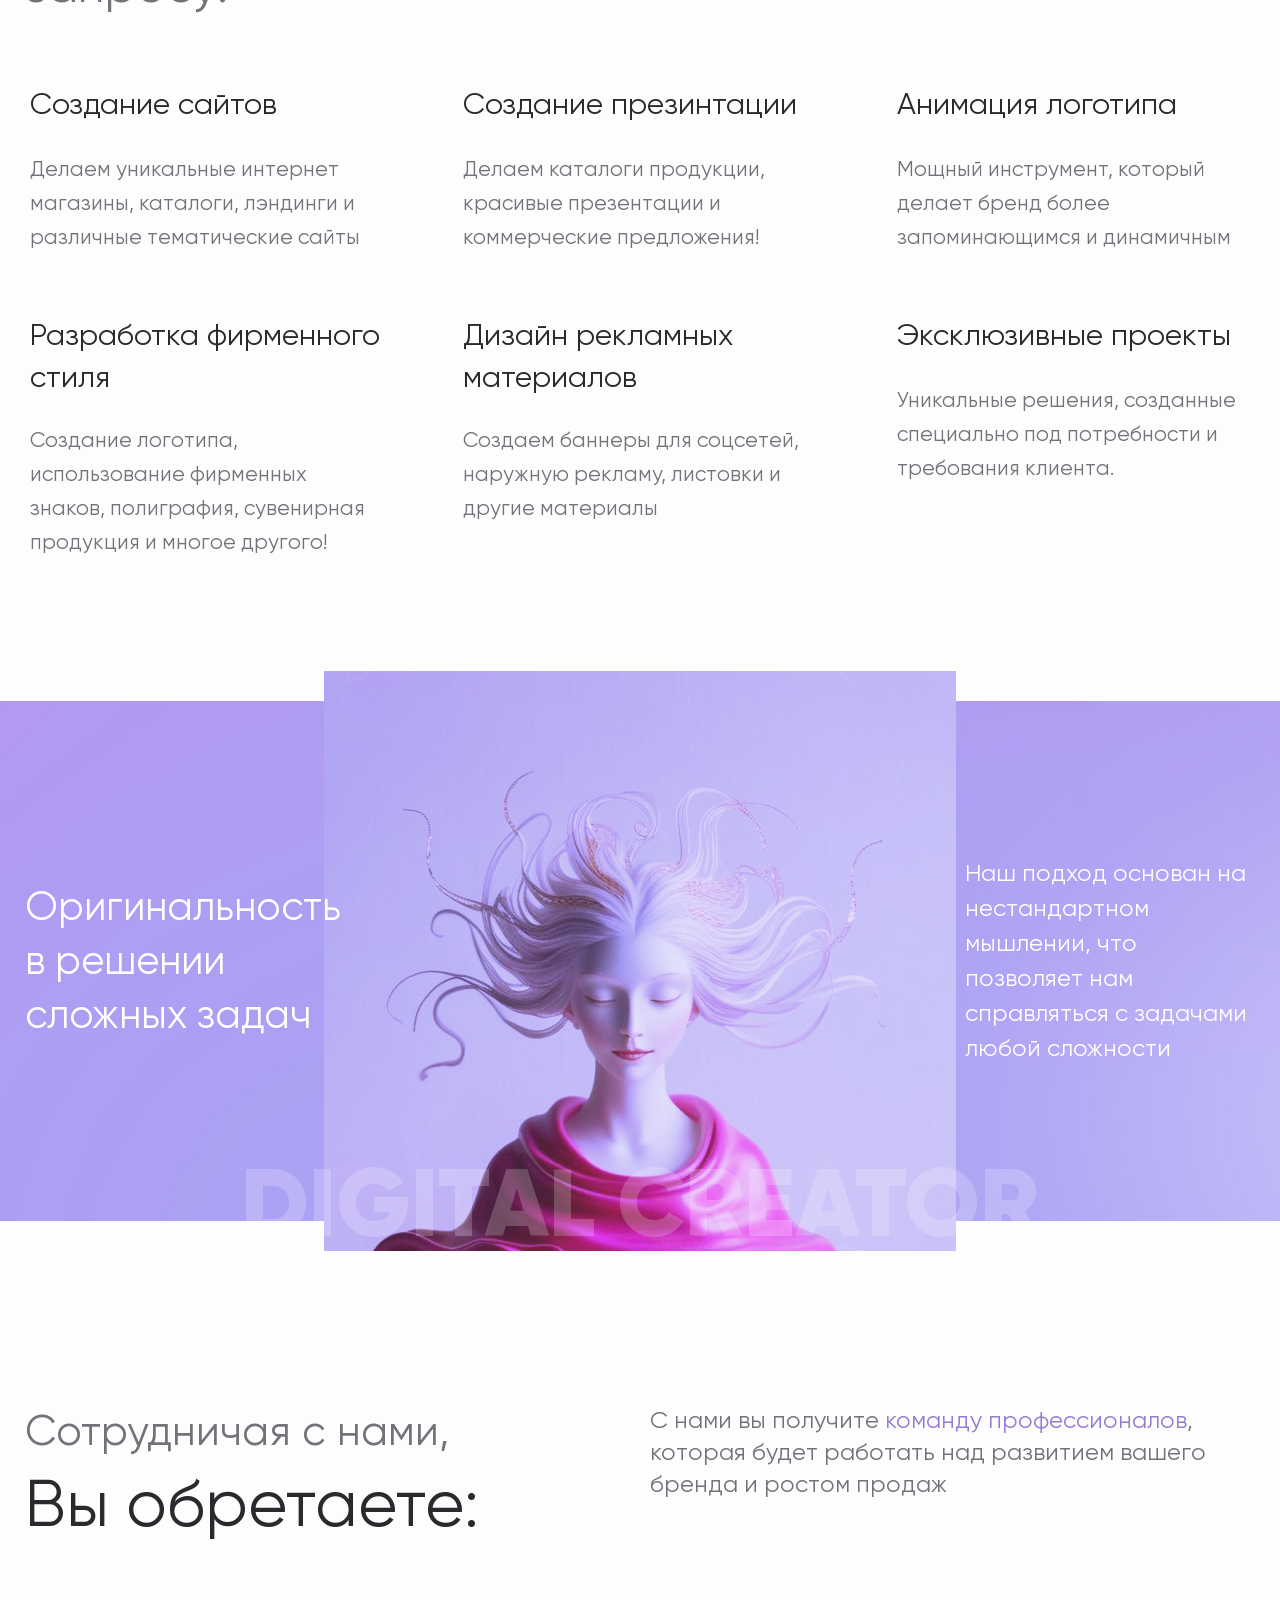
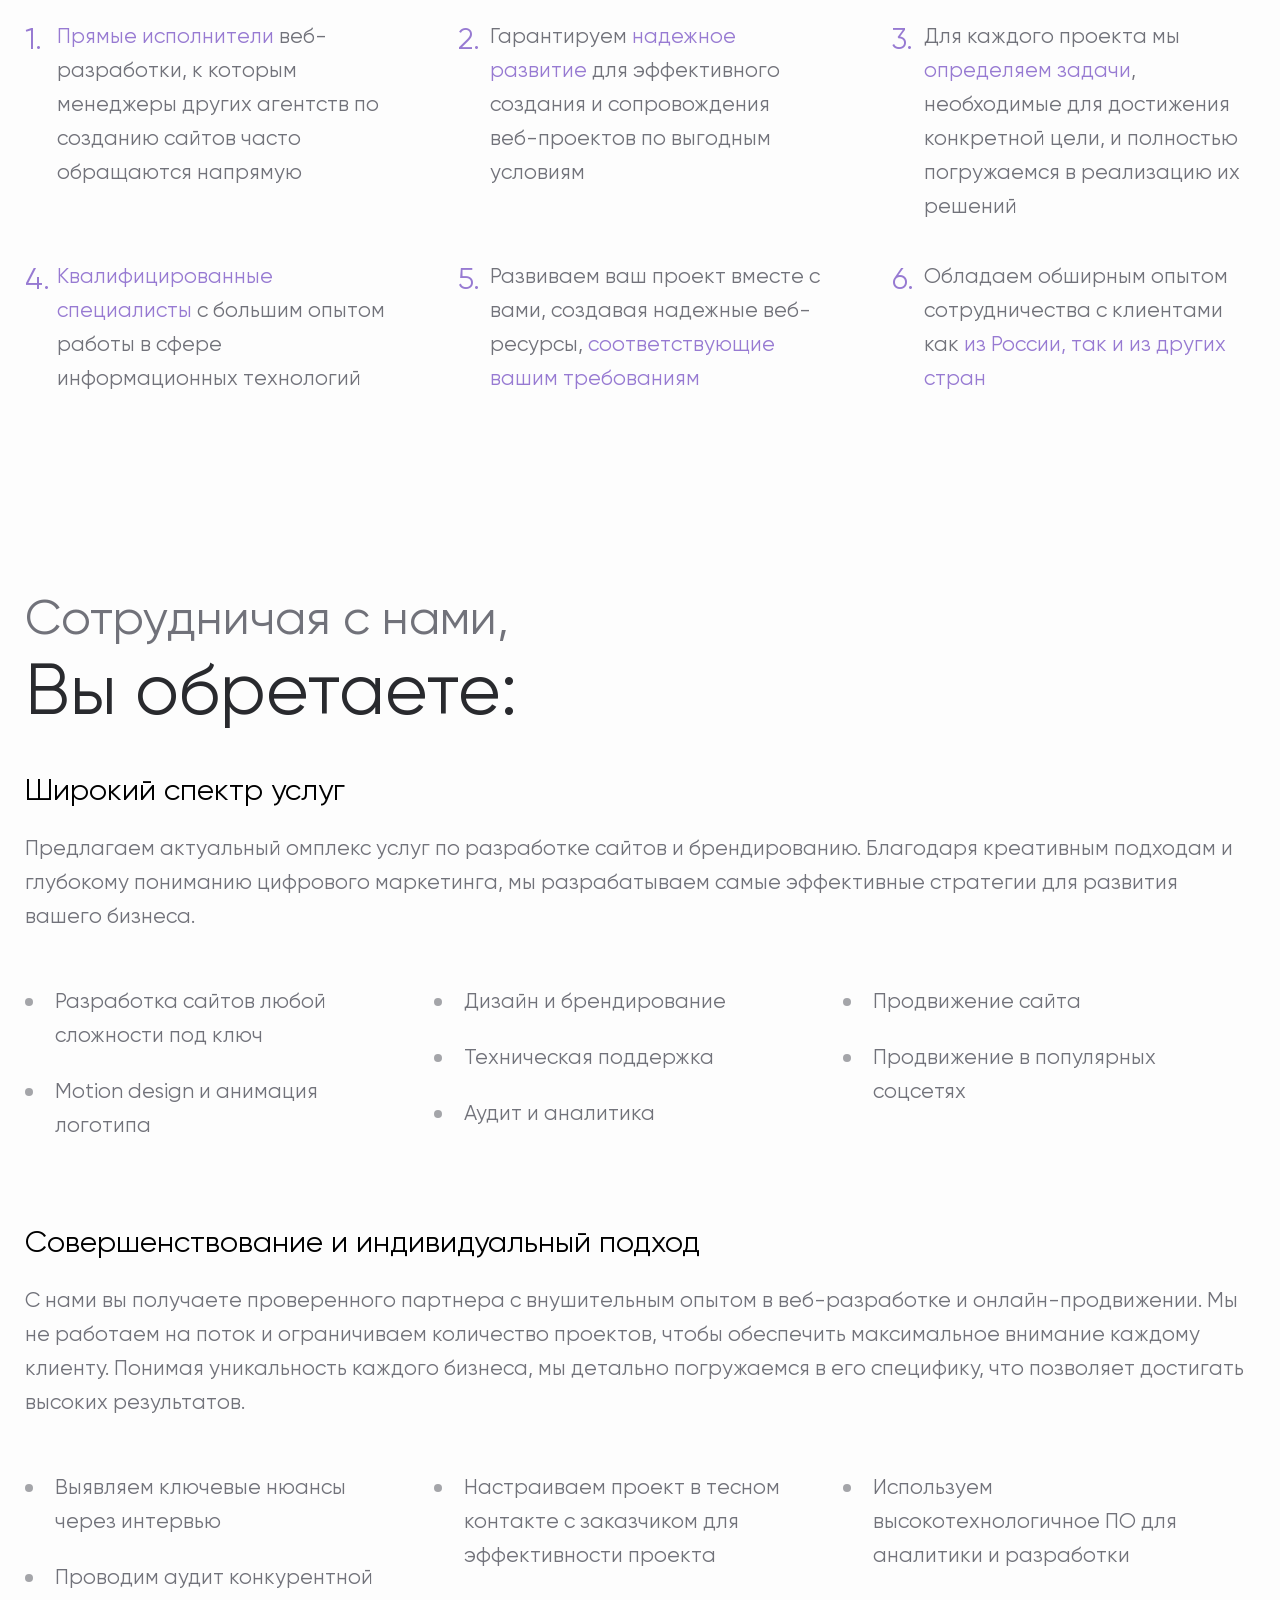
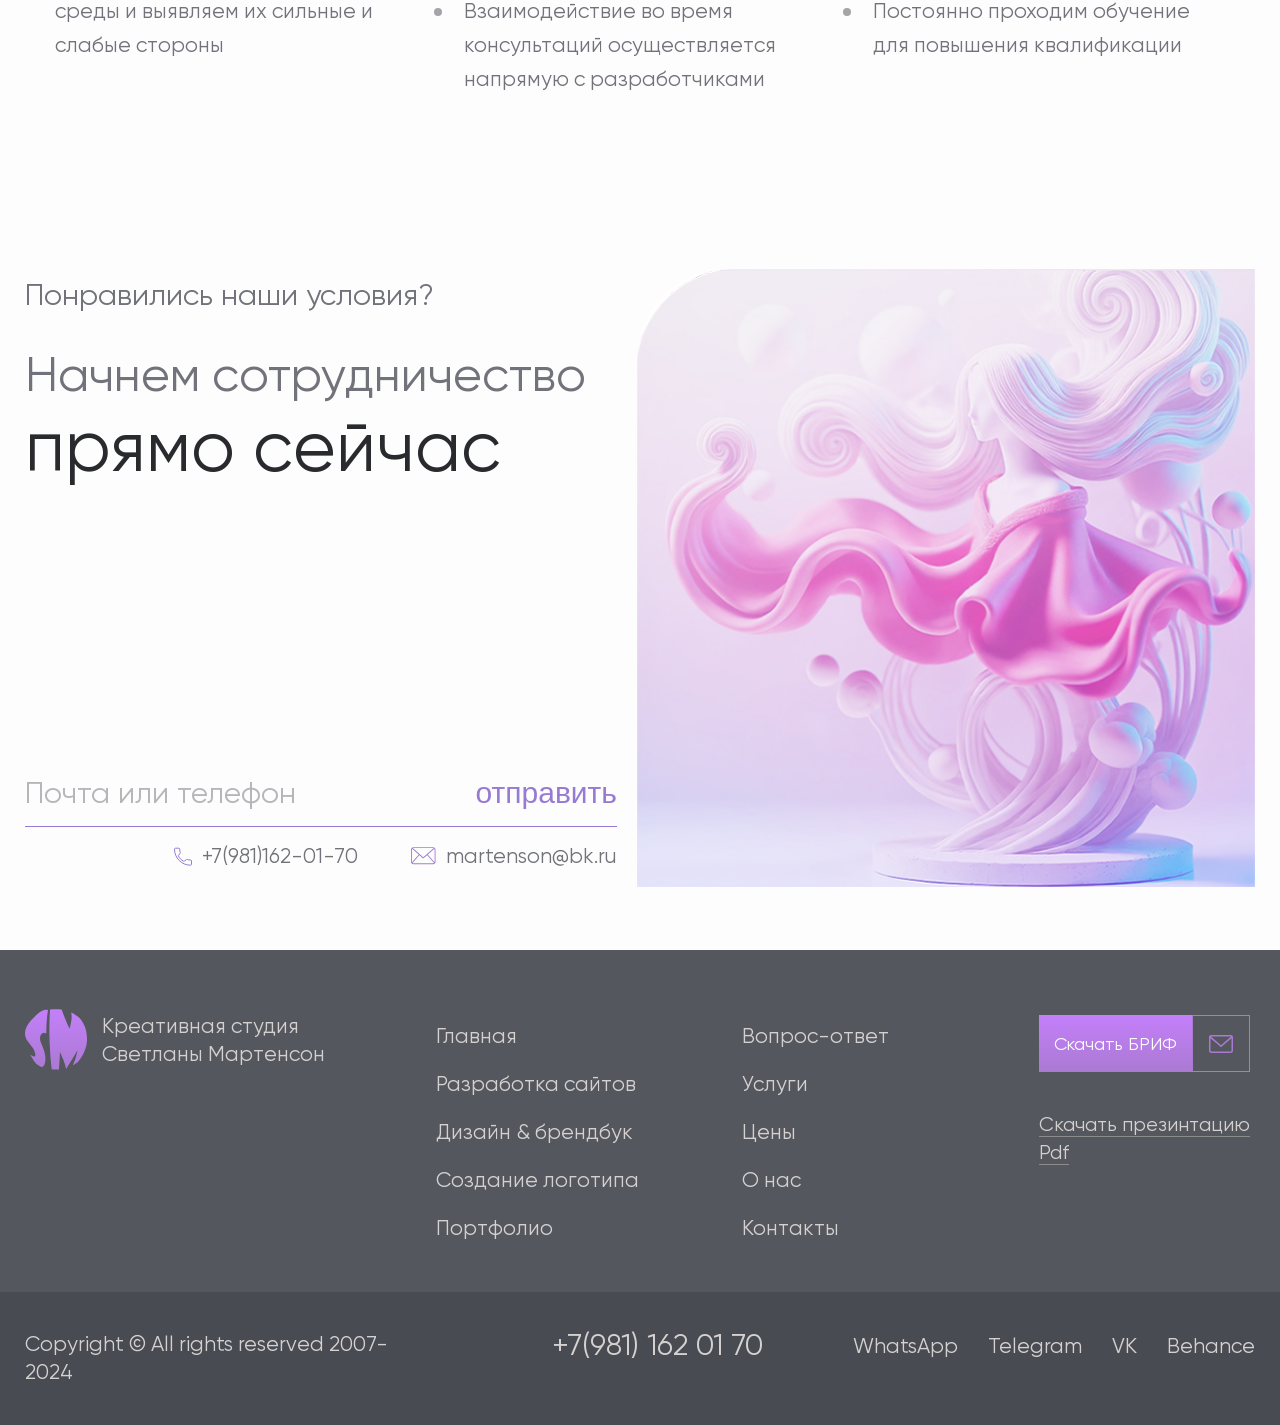
<file: about.html>
<!DOCTYPE html>
<html lang="ru">
<head>
	<meta charset="utf-8">
	<meta http-equiv="X-UA-Compatible" content="IE=edge" >
	<meta name="viewport" content="width=device-width, initial-scale=1.0">
	<meta name="description" content="">
	<link rel="stylesheet" type="text/css" href="style.css">
	<link rel="icon" type="image/png" href="favicon/favicon.ico" sizes="16x16">	
	<title></title>
</head>
<body>
	<div class="wrapper">
	<!-- Header -->
	<header>
		<div class="header_site" id="header">
			<div class="left">
				<a href="#" class="logo">
					<img src="img/logo.svg" alt="" loading="logo" />
					<p>Креативная студия веб-разработки</p>
				</a>
			</div>
			<div class="right">
				<ul class="resp_nav">
					<li><a href="#">Создание сайтов</a></li>
					<li><a href="#">Дизайн & брендинг</a></li>
					<li><a href="#">Контакты</a></li>
				</ul>
				<div class="novisible_700">
					<div class="inlines">
						<div class="novisible_600">
							<a href="#" class="pink_link" data-popup-link = "brif">Скачать БРИФ</a>
						</div>
						<div class="dr_contacts_wrapp" id="headerContact">
							<div class="icons_dr_wrapp">
								<div class="soc_dr">
									<ul>
										<li>
											<a href="#" class="gren_hover">
												<svg width="24" height="23" viewBox="0 0 24 23" fill="none" xmlns="http://www.w3.org/2000/svg">
												<path d="M17.3938 13.6588L17.3849 13.7276C15.212 12.7216 14.9847 12.5876 14.7041 12.9786C14.5094 13.2494 13.9422 13.8635 13.7713 14.0452C13.5984 14.2242 13.4264 14.238 13.133 14.1141C12.8365 13.9764 11.8849 13.6872 10.7585 12.751C9.88099 12.0212 9.29206 11.1263 9.11815 10.8509C8.82862 10.3864 9.43435 10.3203 9.98573 9.35103C10.0845 9.15827 10.0341 9.00682 9.96103 8.87005C9.88692 8.73236 9.297 7.38303 9.04996 6.84514C8.81281 6.30908 8.56874 6.377 8.38593 6.377C7.81677 6.33111 7.40076 6.33845 7.03416 6.69276C5.43931 8.32114 5.84148 10.0009 7.2061 11.7872C9.88791 15.0476 11.3168 15.6479 13.9294 16.4814C14.6349 16.6897 15.2782 16.6604 15.7871 16.5924C16.3543 16.5089 17.5331 15.9306 17.7792 15.2835C18.0312 14.6364 18.0312 14.0994 17.957 13.9755C17.8839 13.8516 17.6902 13.7827 17.3938 13.6588Z" fill="#FDFDFD"/>
												<path d="M19.9117 3.56013C12.7719 -3.34181 0.95585 1.66402 0.951208 11.4008C0.951208 13.3471 1.46099 15.2451 2.43228 16.9211L0.857422 22.6429L6.73992 21.1089C14.0803 25.0738 23.1394 19.8089 23.1431 11.4064C23.1431 8.45733 21.9917 5.68188 19.8978 3.59635L19.9117 3.56013ZM21.2879 11.3758C21.2823 18.4634 13.5018 22.8899 7.34814 19.2722L7.01385 19.0735L3.53171 19.9788L4.46492 16.5943L4.24299 16.246C0.413565 10.1501 4.81314 2.18309 12.0671 2.18309C13.2785 2.18004 14.4785 2.41729 15.5976 2.88111C16.7166 3.34492 17.7326 4.02609 18.5866 4.88518C19.4453 5.73349 20.1265 6.74434 20.5902 7.85873C21.054 8.97313 21.2912 10.1687 21.2879 11.3758Z" fill="#FDFDFD"/>
												</svg>
											</a>
										</li>
										<li>
											<a href="#" class="blue_hover">
												<svg width="20" height="17" viewBox="0 0 20 17" fill="none" xmlns="http://www.w3.org/2000/svg">
												<path d="M1.23641 7.06994L18.5914 0.378436C19.3969 0.0874363 20.1004 0.574937 19.8394 1.79294L19.8409 1.79144L16.8859 15.7129C16.6669 16.6999 16.0804 16.9399 15.2599 16.4749L10.7599 13.1584L8.58941 15.2494C8.3494 15.4894 8.14691 15.6919 7.68191 15.6919L8.00141 11.1124L16.3414 3.57794C16.7044 3.25844 16.2604 3.07844 15.7819 3.39644L5.47541 9.88544L1.03241 8.49944C0.0679053 8.19344 0.0469056 7.53494 1.23641 7.06994Z" fill="#FDFDFD"/>
												</svg>
											</a>
										</li>
									</ul>
								</div>
								<a class="mail_link" href="mailto:martenson@bk.ru">
									<svg width="24" height="18" viewBox="0 0 24 18" fill="none" xmlns="http://www.w3.org/2000/svg">
										<path d="M21.75 0H2.25002C1.00928 0 0 1.00928 0 2.25002V15.75C0 16.9907 1.00928 18 2.25002 18H21.75C22.9907 18 24 16.9907 24 15.75V2.25002C24 1.00928 22.9907 0 21.75 0ZM21.75 1.49999C21.8519 1.49999 21.9488 1.52114 22.0374 1.55806L12 10.2576L1.9625 1.55806C2.05354 1.51989 2.15125 1.50015 2.24997 1.49999H21.75ZM21.75 16.5H2.25002C1.8362 16.5 1.49999 16.1638 1.49999 15.75V3.14282L11.5085 11.8169C11.6499 11.9392 11.825 12 12 12C12.175 12 12.3501 11.9392 12.4915 11.8169L22.5 3.14282V15.75C22.5 16.1638 22.1638 16.5 21.75 16.5Z" fill="#AA7AD2"/>
									</svg>
								</a>
							</div>
							<div class="dr_contacts">
								<a href="mailto:martenson@bk.ru" class="mail_link_hover">martenson@bk.ru</a>
								<a class="tel_link" href="tel:+79811620170">+7(981) 162 01 70</a>
							</div>
						</div>
					</div>
				</div>
				<div class="resbtn_wrapp">
					<a type="button" class="respBtn">
						<div>
							<p>Меню</p>
						</div>
						<div>
							<span></span>
							<span></span>
							<span></span>
						</div>
					</a>
				</div>
			</div>
		</div>
		<!-- Modal Nav -->
		<div class="modal_nav">
			<div class="modal_nav_inner">
				<div class="modal_nav_content">
					<button type="button" class="closeModalNav">
						<svg width="24" height="24" viewBox="0 0 24 24" fill="none" xmlns="http://www.w3.org/2000/svg">
							<rect x="1.73242" y="0.805511" width="30.4408" height="2.08909" transform="rotate(45 1.73242 0.805511)" fill="#977AD2"/>
							<rect x="0.255859" y="22.3304" width="30.4408" height="2.08909" transform="rotate(-45 0.255859 22.3304)" fill="#977AD2"/>
						</svg>
					</button>
					<div class="row">
						<div class="novisible_700">
							<div class="modal_nav_header">
								<h3>Главное меню</h3>
							</div>
						</div>
						<div class="visible_700">
							<div class="resp_nax_header">
								<div>
									<a href="#" class="logo">
										<img src="img/logo.svg" alt="" loading="logo" />
									</a>
								</div>
								<div>
									<a href="#" class="brif_link" data-popup-link = "brif">Скачать БРИФ</a>
								</div>
							</div>
						</div>
						<div class="tree_cols_nav">
							<div>
								<ul>
									<li><a href="#">Главная</a></li>
									<li><a href="#">Создание сайтов</a></li>
									<li><a href="#">Дизайн & брендбук</a></li>
								</ul>
							</div>
							<div>
								<ul>
									<li><a href="#">Создание логотипа</a></li>
									<li><a href="#">Вопрос-ответ</a></li>
									<li><a href="#">Портфолио</a></li>
								</ul>
							</div>
							<div>
								<ul>
									<li><a href="#">Услуги</a></li>
									<li><a href="#">О нас</a></li>
									<li><a href="#">Контакты</a></li>
								</ul>
							</div>
						</div>
					</div>
				</div>
				<div class="modal_nav_footer_wrapp">
					<div class="modal_nav_footer">
						<div class="novisible_700">
							<div class="modal_nav_title">
								<h2>Digital Creator</h2>
							</div>
							<a href="#" class="nav_pill">
								<div class="gradient">
									<p>Давайте обсудим Ваш проект</p>
								</div>
								<div>
									<p>Давайте обсудим Ваш проект</p>
								</div>
							</a>
						</div>
						<div class="visible_700">
							<ul class="nav_list">
								<li>
									<a href="mailto:martensonsvetlana@ya.ru">
										<svg width="19" height="14" viewBox="0 0 19 14" fill="none" xmlns="http://www.w3.org/2000/svg">
										<path d="M16.4082 13.3845H1.98346C1.51459 13.384 1.06509 13.1975 0.733564 12.8659C0.402042 12.5344 0.21558 12.0848 0.215088 11.616V2.70738C0.21558 2.23852 0.402042 1.78899 0.733564 1.45744C1.06509 1.12589 1.51459 0.93938 1.98346 0.938843H16.4082C16.8771 0.93938 17.3266 1.12589 17.6581 1.45744C17.9896 1.78899 18.1761 2.23852 18.1766 2.70738V11.616C18.1761 12.0848 17.9896 12.5344 17.6581 12.8659C17.3266 13.1975 16.8771 13.384 16.4082 13.3845ZM1.98346 1.61476C1.69379 1.61507 1.41607 1.73029 1.21126 1.93514C1.00645 2.13998 0.891273 2.41771 0.891005 2.70738V11.616C0.891273 11.9056 1.00645 12.1834 1.21126 12.3882C1.41607 12.5931 1.69379 12.7083 1.98346 12.7086H16.4082C16.6979 12.7083 16.9756 12.5931 17.1804 12.3882C17.3852 12.1834 17.5004 11.9056 17.5007 11.616V2.70738C17.5004 2.41771 17.3852 2.13998 17.1804 1.93514C16.9756 1.73029 16.6979 1.61507 16.4082 1.61476H1.98346Z" fill="#977AD2"/>
										<path d="M9.19568 9.15036C9.1133 9.15041 9.03373 9.12036 8.97195 9.06587L0.827148 1.87614L1.27444 1.3692L9.19568 8.36224L17.1173 1.37005L17.5645 1.87698L9.41974 9.06672C9.3578 9.12106 9.27808 9.15082 9.19568 9.15036Z" fill="#977AD2"/>
										<path d="M0.643311 12.3237L6.11486 6.08919L6.62332 6.53529L1.15177 12.7696L0.643311 12.3237ZM11.7853 6.52887L12.2936 6.08276L17.7653 12.3169L17.257 12.763L11.7853 6.52887Z" fill="#977AD2"/>
										</svg>
										martensonsvetlana@ya.ru
									</a>
								</li>
								<li><a href="tel:+7(981) 162 01 70">+7(981) 162 01 70</a></li>
							</ul>
							<ul class="nav_list_2">
								<li><a href="#">WhatsApp</a></li>
								<li><a href="#">Telegram</a></li>
								<li><a href="#">VK</a></li>
								<li><a href="#">Behance</a></li>
							</ul>
						</div>
					</div>
				</div>
			</div>
		</div>
		<!-- /Modal Nav -->
	</header>
	<!-- /Header -->
	<!-- Content -->
	<div class="content">
	<!-- Section 1 - About Page -->
	<section class="promo">
		<div class="row">
			<h1 class="promo_h1_2">About Studio</h1>
			<div class="about_promo_wrapp">
				<div class="about_promo_img">
					<img src="img/about.jpg" alt="" loading="lazy" />
				</div>
				<div class="about_promo">
					<div>
						<div>
							<p>Меня зовут Светлана, <a href="#">я графический дизайнер и основатель креативной DIGITAL веб-студии</a>. Предоставляю услуги по разработке сайтов, созданию логотипов, брендбуков, презентаций и других рекламных материалов</p>
						</div>
					</div>
					<div>
						<div>
							<h3>Выгодное сотрудничество</h3>
							<p><a href="#">Работаю в тандеме</a> с талантливыми и успешными веб-разработчиками, которые помогут воплотить креативные идеи в успех вашего бизнеса</p>
						</div>
					</div>
				</div>
			</div>
			<div class="about_promo_2">
				<div>
					<div>
						<p>Заказывая у нас сайт или другие услуги, вы <a href="#">взаимодействуете напрямую</a> с исполнителями, исключая дополнительные расходы на менеджеров и посредников.</p>
					</div>
				</div>
				<div>
					<div>
						<p>Все детали обсуждаются напрямую, что гарантирует качественный результат <a href="#">без искажений информации</a></p>
					</div>
				</div>
			</div>
		</div>
	</section>
	<!-- /Section 1 - About Page -->
	<!-- Section 2 - About Page -->
	<section class="screen_2_ab">
		<div class="row">
			<div class="h2_wrapp">
				<h2>Создаём проекты "под ключ" <span>или выполняем отдельные задачи по вашему запросу:</span></h2>
			</div>
			<div class="ab_thumbs">
				<div class="ab_thumb">
					<h3>Создание сайтов</h3>
					<p>Делаем уникальные интернет магазины, каталоги, лэндинги и различные тематические сайты</p>
				</div>
				<div class="ab_thumb">
					<h3>Создание презинтации</h3>
					<p>Делаем каталоги продукции, красивые презентации и коммерческие предложения!</p>
				</div>
				<div class="ab_thumb">
					<h3>Анимация логотипа</h3>
					<p>Мощный инструмент, который делает бренд более запоминающимся и динамичным</p>
				</div>
				<div class="ab_thumb">
					<h3>Разработка фирменного стиля</h3>
					<p>Создание логотипа, использование фирменных знаков, полиграфия, сувенирная продукция и многое другого!</p>
				</div>
				<div class="ab_thumb">
					<h3>Дизайн рекламных материалов</h3>
					<p>Создаем баннеры для соцсетей, наружную рекламу, листовки и другие материалы</p>
				</div>
				<div class="ab_thumb">
					<h3>Эксклюзивные проекты</h3>
					<p>Уникальные решения, созданные специально под потребности и требования клиента.</p>
				</div>
			</div>
		</div>
	</section>
	<!-- /Section 2 - About Page -->
	<!-- Section 3 - About Page -->
	<section class="screen_3_ab">
		<div class="promo_2">
			<div class="row">
				<div class="promo_2_article">
					<div>
						<p>Оригинальность в решении сложных задач</p>
					</div>
					<div>
						<p>Наш подход основан на нестандартном мышлении, что позволяет нам справляться с задачами любой сложности</p>
					</div>
				</div>
			</div>
			<div class="promo_2_img">
				<img src="img/promo_2_img.jpg" alt="" loading="lazy" />
			</div>
			<h2 class="promo_2_h2">Digital Creator</h2>
		</div>
	</section>
	<!-- /Section 3 - About Page -->
	<!-- Section 4 - About Page -->
	<section class="sect_4_ab">
		<div class="row">
			<div class="article">
				<div>
					<h2><span>Сотрудничая с нами,</span><br /> Вы обретаете:</h2>
				</div>
				<div>
					<br />
					<p>С нами вы получите <a href="#">команду профессионалов</a>, которая будет работать над развитием вашего бренда и ростом продаж</p>
				</div>
			</div>
			<div class="items">
				<div class="item">
					<div>
						<p>1.</p>
					</div>
					<div>
						<p><a href="#">Прямые исполнители</a> веб-разработки, к которым менеджеры других агентств по созданию сайтов часто обращаются напрямую</p>
					</div>
				</div>
				<div class="item">
					<div>
						<p>2.</p>
					</div>
					<div>
						<p>Гарантируем <a href="#">надежное развитие</a> для эффективного создания и сопровождения веб-проектов по выгодным условиям</p>
					</div>
				</div>
				<div class="item">
					<div>
						<p>3.</p>
					</div>
					<div>
						<p>Для каждого проекта мы <a href="#">определяем задачи</a>, необходимые для достижения конкретной цели, и полностью погружаемся в реализацию их решений</p>
					</div>
				</div>
				<div class="item">
					<div>
						<p>4.</p>
					</div>
					<div>
						<p><a href="#">Квалифицированные специалисты</a> с большим опытом работы в сфере информационных технологий</p>
					</div>
				</div>
				<div class="item">
					<div>
						<p>5.</p>
					</div>
					<div>
						<p>Развиваем ваш проект вместе с вами, создавая надежные веб-ресурсы, <a href="#">соответствующие вашим требованиям</a></p>
					</div>
				</div>
				<div class="item">
					<div>
						<p>6.</p>
					</div>
					<div>
						<p>Обладаем обширным опытом сотрудничества с клиентами как <a href="#">из России, так и из других стран</a></p>
					</div>
				</div>
			</div>
		</div>
	</section>
	<!-- /Section 4 - About Page -->
	<!-- Section 5 - About Page -->
	<section class="sect_5_ab">
		<div class="row">
			<div class="h2_wrapp">
				<h2><span>Сотрудничая с нами,</span><br /> Вы обретаете:</h2>
			</div>
			<div class="about_article">
				<h3>Широкий спектр услуг</h3>
				<p>Предлагаем актуальный омплекс услуг по разработке сайтов и брендированию. Благодаря креативным подходам и глубокому пониманию цифрового маркетинга, мы разрабатываем самые эффективные стратегии для развития вашего бизнеса.</p>
				<ul>
					<li>Разработка сайтов любой сложности под ключ</li>
					<li>Motion design и анимация логотипа</li>
				</ul>
				<ul>
					<li>Дизайн и брендирование</li>
					<li>Техническая поддержка</li>
					<li>Аудит и аналитика</li>
				</ul>
				<ul>
					<li>Продвижение сайта</li>
					<li>Продвижение в популярных соцсетях</li>
				</ul>
				<h3>Совершенствование и индивидуальный подход</h3>
				<p>С нами вы получаете проверенного партнера с внушительным опытом в веб-разработке и онлайн-продвижении. Мы не работаем на поток и ограничиваем количество проектов, чтобы обеспечить максимальное внимание каждому клиенту. Понимая уникальность каждого бизнеса, мы детально погружаемся в его специфику, что позволяет достигать высоких результатов.</p>
				<ul>
					<li>Выявляем ключевые нюансы через интервью</li>
					<li>Проводим аудит конкурентной среды и выявляем их сильные и слабые стороны</li>
				</ul>
				<ul>
					<li>Настраиваем проект в тесном контакте с заказчиком для эффективности проекта</li>
					<li>Взаимодействие во время консультаций осуществляется напрямую с разработчиками</li>
				</ul>
				<ul>
					<li>Используем высокотехнологичное ПО для аналитики и разработки</li>
					<li>Постоянно проходим обучение для повышения квалификации</li>
				</ul>
			</div>
		</div>
	</section>
	<!-- /Section 5 - About Page -->
	<!-- Section 8 - Main Page -->
	<section class="sect_8_mp">
		<div class="row">
			<div class="callback_two_cols">
				<div>
					<div class="callback_content">
						<div class="callback_header">
							<h3>Понравились наши условия?</h3>
							<h2><span>Начнем сотрудничество</span> прямо сейчас</h2>
						</div>
						<div class="callback_fooer">
							<form>
								<div class="formn_templ">
									<div>
										<!-- пересмотреть прозрачность -->
										<p><a href="#">Почта</a> или <a href="#">телефон</a></p>
									</div>
									<div>
										<button type="submit" class="subBtn">отправить</button>
									</div>
								</div>
							</form>
							<div class="contacts_inline">
								<div>
									<a href="tel:+79811620170" class="icon_link">
										<img src="img/tel.svg" alt="" loading="lazy" />
										+7(981)162-01-70
									</a>
								</div>
								<div>
									<a href="mailto:martenson@bk.ru" class="icon_link">
										<img src="img/mail2.svg" alt="" loading="lazy" />
										martenson@bk.ru
									</a>
								</div>
							</div>
						</div>
					</div>
				</div>
				<div>
					<div class="callback_img">
						<img src="img/callback.jpg" alt="" loading="lazy" />
					</div>
				</div>
			</div>
		</div>
	</section>
	<!-- /Section 8 - Main Page -->
	</div>
	<!-- /Content -->
	<!-- Footer -->
	<footer class="footer_section">
		<div class="row">
			<div class="footer_templ">
				<div>
					<a href="#" class="logo_footer">
						<img src="img/logo.svg" alt="" loading="logo" />
						<p>Креативная студия Светланы Мартенсон</p>
					</a>
				</div>
				<div>
					<div class="navs_inline">
						<div>
							<ul class="footer_nav">
								<li><a href="#">Главная</a></li>
								<li><a href="#">Разработка сайтов</a></li>
								<li><a href="#">Дизайн & брендбук</a></li>
								<li><a href="#">Создание логотипа</a></li>
								<li><a href="#">Портфолио</a></li>
							</ul>
						</div>
						<div>
							<ul class="footer_nav">
								<li><a href="#">Вопрос-ответ</a></li>
								<li><a href="#">Услуги</a></li>
								<li><a href="#">Цены</a></li>
								<li><a href="#">О нас</a></li>
								<li><a href="#">Контакты</a></li>
							</ul>
						</div>
					</div>
				</div>
				<div>
					<div class="pink_box footer_pink_link">
						<div>
							<a href="#" class="pink_link" data-popup-link = "brif">Скачать БРИФ</a>
						</div>
						<div>
							<a class="mail_link" href="mailto:">
								<img src="img/mail.svg" alt="" loading="logo" />
							</a>
						</div>
					</div>
					<div>
						<a href="#" class="link_2">Скачать презинтацию Pdf</a>
					</div>
				</div>
			</div>
		</div>
		<div class="footer_bottom">
			<div class="row">
				<div class="novisible_480">
					<div class="footer_bottom_templ">
						<div>
							<p>Сopyright © All rights reserved 2007-2024</p>
						</div>
						<div>
							<div class="footer_inline">
								<div>
									<a href="tel:+79811620170" class="tel_link_2">+7(981) 162 01 70</a>
								</div>
								<div>
									<ul class="soc_list">
										<li><a href="#" data-hover-color = "#07A724">WhatsApp</a></li>
										<li><a href="#" data-hover-color = "#0998E6">Telegram</a></li>
										<li><a href="#" data-hover-color = "#2693E0">VK</a></li>
										<li><a href="#" data-hover-color = "#3779F4">Behance </a></li>
									</ul>
								</div>
							</div>
						</div>
					</div>
				</div>
				<div class="visible_480">
					<div class="resp_footer_templ">
						<div>
							<a href="tel:+79811620170" class="resp_tel_link">+7(981) 162 01 70</a>
						</div>
						<ul class="resp_soc_links">
							<li><a href="#" class="green">WhatsApp</a></li>
							<li><a href="#" class="blue">Telegram</a></li>
						</ul>
						<ul class="resp_soc_links_2">
							<li><a href="#" data-hover-color = "#2693E0">VK</a></li>
							<li><a href="#" data-hover-color = "#F981FF">Instagram</a></li>
							<li><a href="#" data-hover-color = "#3779F4">Behance</a></li>
						</ul>
						<div class="corp_resp">
							<p>Сopyright © All rights reserved 2007-2024</p>
						</div>
					</div>
				</div>
			</div>
		</div>
	</footer>
	<!-- /Footer -->
	<!-- Callback Btn -->
	<a href="#" class="callbackFixed" data-popup-link = "callback">
		<img class="callbackFixed_logo" src="img/callback.svg" alt="" loading="lazy" />
		<svg width="16" height="16" viewBox="0 0 16 16" fill="none" xmlns="http://www.w3.org/2000/svg">
		<path d="M15.6208 1.57253C15.6209 1.02025 15.1732 0.572495 14.6209 0.572445L5.62093 0.571645C5.06865 0.571596 4.62089 1.01927 4.62084 1.57156C4.6208 2.12384 5.06847 2.5716 5.62076 2.57165L13.6208 2.57236L13.62 10.5724C13.62 11.1246 14.0677 11.5724 14.62 11.5724C15.1722 11.5725 15.62 11.1248 15.62 10.5725L15.6208 1.57253ZM1.99269 15.6124L15.3279 2.27962L13.9138 0.865276L0.578601 14.1981L1.99269 15.6124Z" fill="white"/>
		</svg>
		<p>Обсудить проект</p>
	</a>
	<!-- /Callback Btn -->
	<!-- Popup -->
	<div class="popup" data-popup = "callback">
		<button type="button" class="close">
			<svg role="presentation" class="t-popup__close-icon" width="23px" height="23px" viewBox="0 0 23 23" version="1.1" xmlns="http://www.w3.org/2000/svg" xmlns:xlink="http://www.w3.org/1999/xlink"><g stroke="none" stroke-width="1" fill="#fff" fill-rule="evenodd"><rect transform="translate(11.313708, 11.313708) rotate(-45.000000) translate(-11.313708, -11.313708) " x="10.3137085" y="-3.6862915" width="2" height="30"></rect><rect transform="translate(11.313708, 11.313708) rotate(-315.000000) translate(-11.313708, -11.313708) " x="10.3137085" y="-3.6862915" width="2" height="30"></rect></g></svg>
		</button>
		<div class="popup_content">
			<div class="popup_title">
				<h3>Заполните форму</h3>
				<p>Укажите, пожалуйста, ваши контакты для связи</p>
			</div>
			<div class="popup_input_wrapp">
				<input type="text" name="#" placeholder="Ваше имя" />
			</div>
			<div class="popup_input_wrapp">
				<input type="text" name="#" placeholder="Почта" />
			</div>
			<div class="popup_input_wrapp">
				<input type="tel" name="#" placeholder="Телефон" />
			</div>
			<div class="popup_input_wrapp">
				<select name="#">
					<option value="">Тип проекта</option>
					<option value="Разработка сайта">Разработка сайта</option>
					<option value="Редизайн">Редизайн</option>
					<option value="Логотип">Логотип</option>
					<option value="Брендбук">Брендбук</option>
					<option value="Другое">Другое</option>
				</select>
			</div>
			<div class="checkboxes_wrapp">
				<h3>Какой способ связи вам подходит?</h3>
				<div class="checkboxes">
					<div>
						<label class="checkbox" for="ch_1">
							<input id="ch_1" type="radio" name="messager" />
							<span>Telegram</span>
						</label>
					</div>
					<div>
						<label class="checkbox" for="ch_2">
							<input id="ch_2" type="radio" name="messager" />
							<span>WhatsApp</span>
						</label>
					</div>
					<div>
						<label class="checkbox" for="ch_3">
							<input id="ch_3" type="radio" name="messager" />
							<span>E-mail</span>
						</label>
					</div>
				</div>
			</div>
			<div class="subBtnPopup_wrapp">
				<button type="submit" class="subBtnPopup">Отправить</button>
			</div>
		</div>
	</div>
	<div class="popup_bg"></div>
	<!-- /Popup -->
	</div>
	<link rel="stylesheet" type="text/css" href="responsive.css">
	<link rel="stylesheet" type="text/css" href="vendors/css/fancybox.css">
	<link rel="stylesheet" type="text/css" href="vendors/css/slick.css">
	<script src="vendors/js/jquery.js"></script>
	<script src="vendors/js/fancybox.js"></script>
	<script src="vendors/js/slick.min.js"></script>
	<script src="vendors/js/inputmask.js"></script>
	<script src="vendors/js/marquee.js"></script>
	<script src="js/scripts.js"></script>
</body>
</html>
</file>
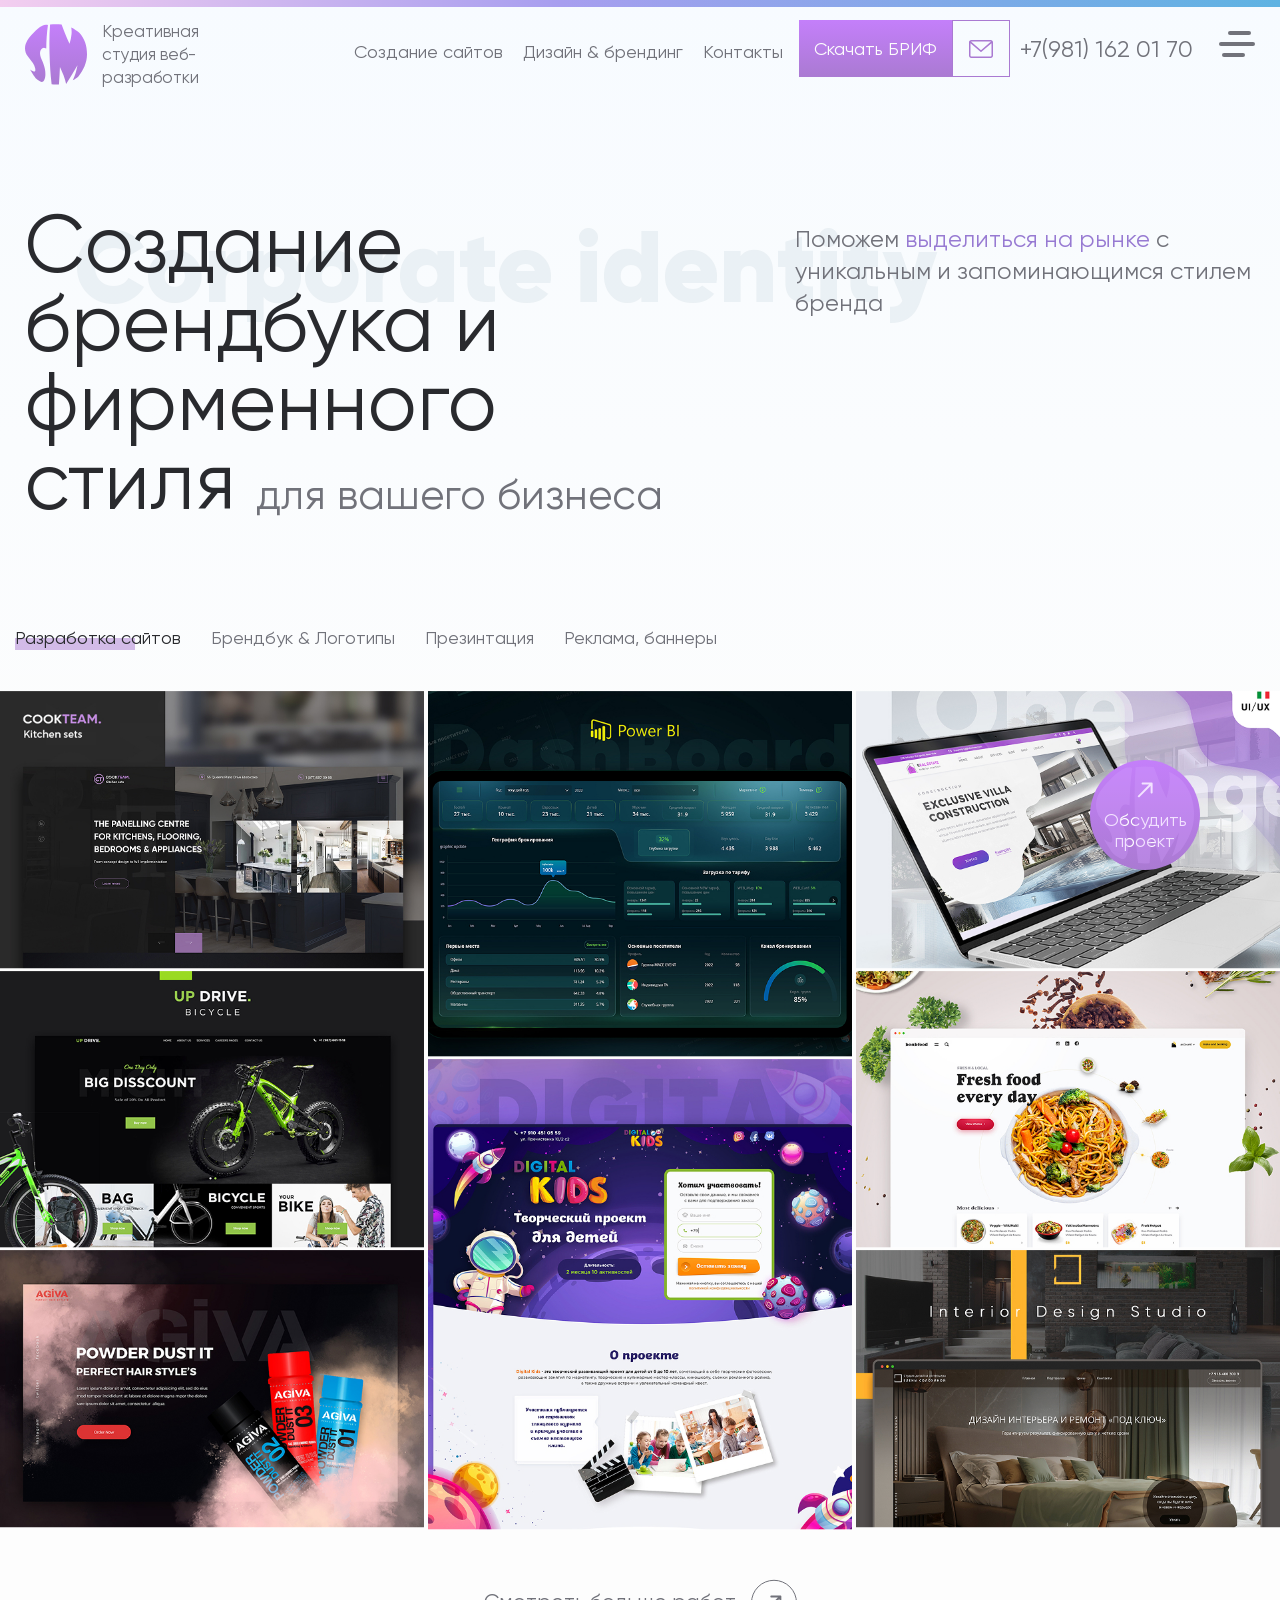
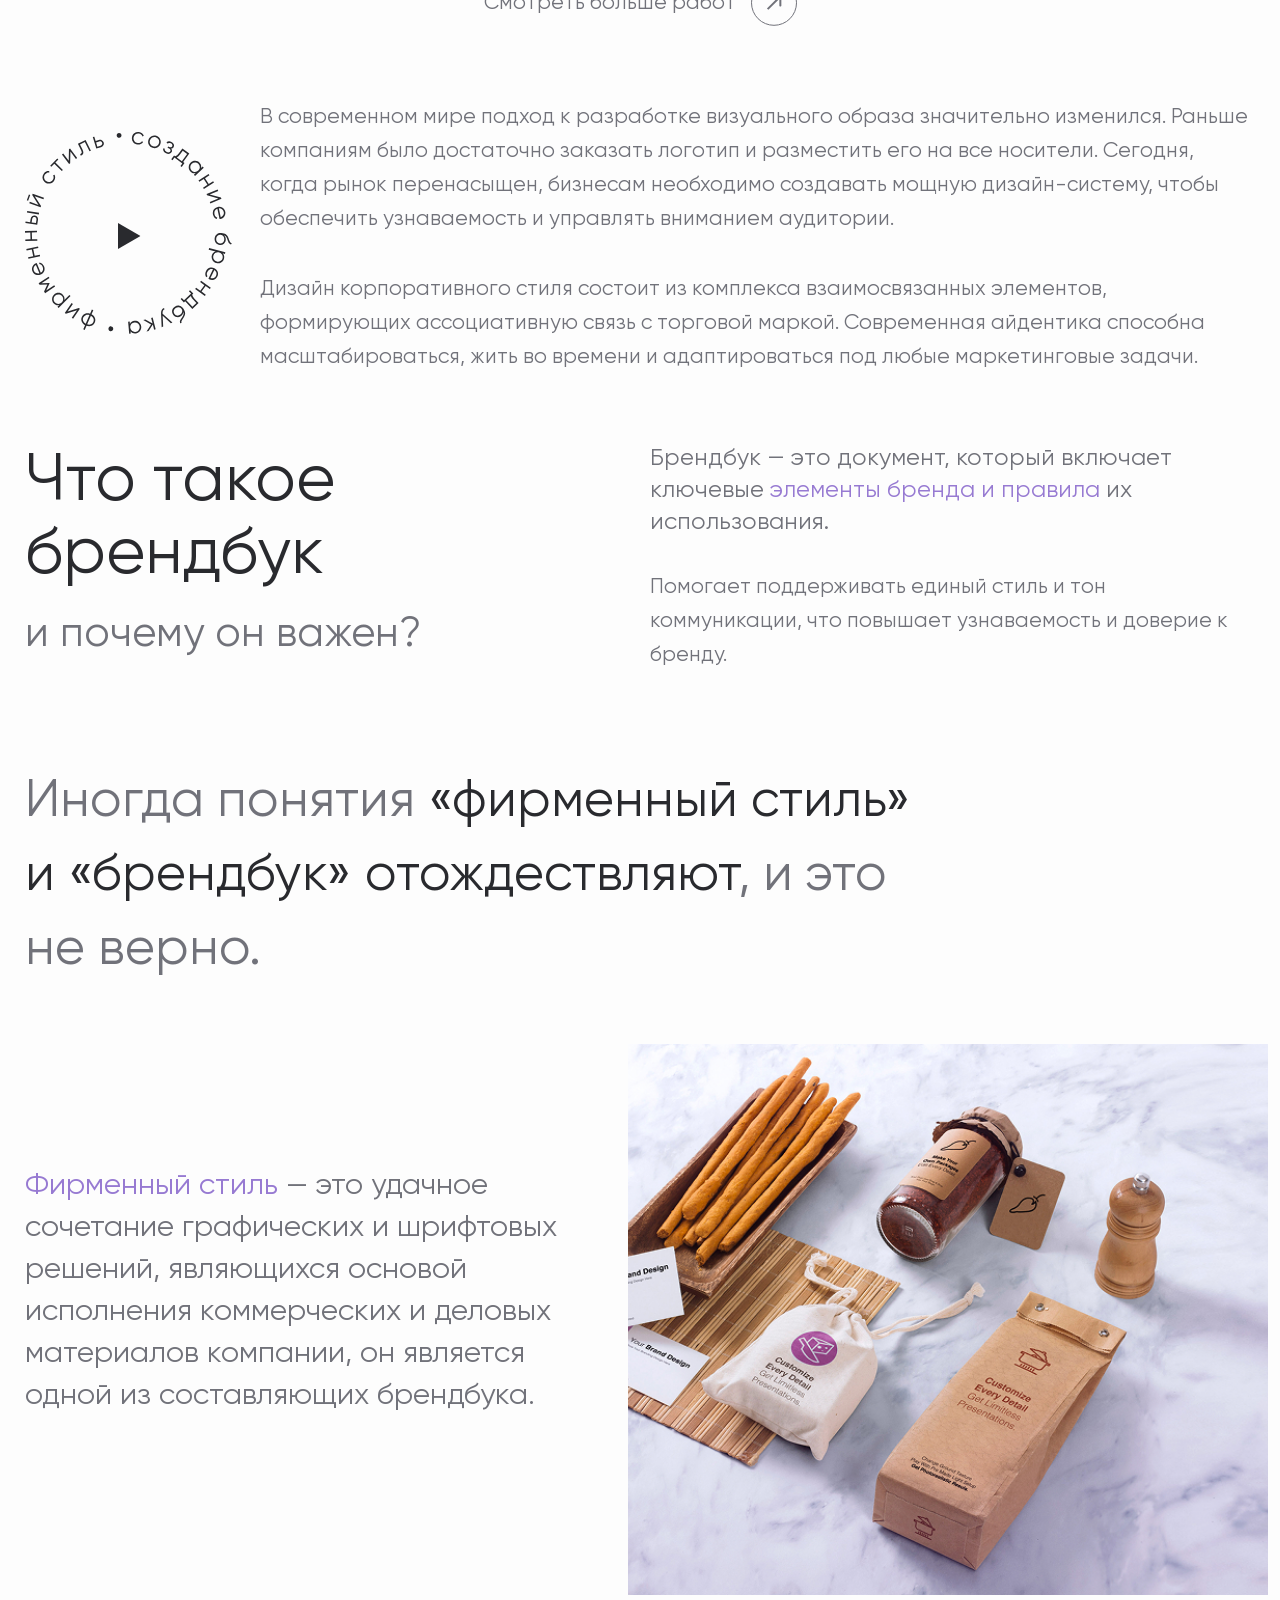
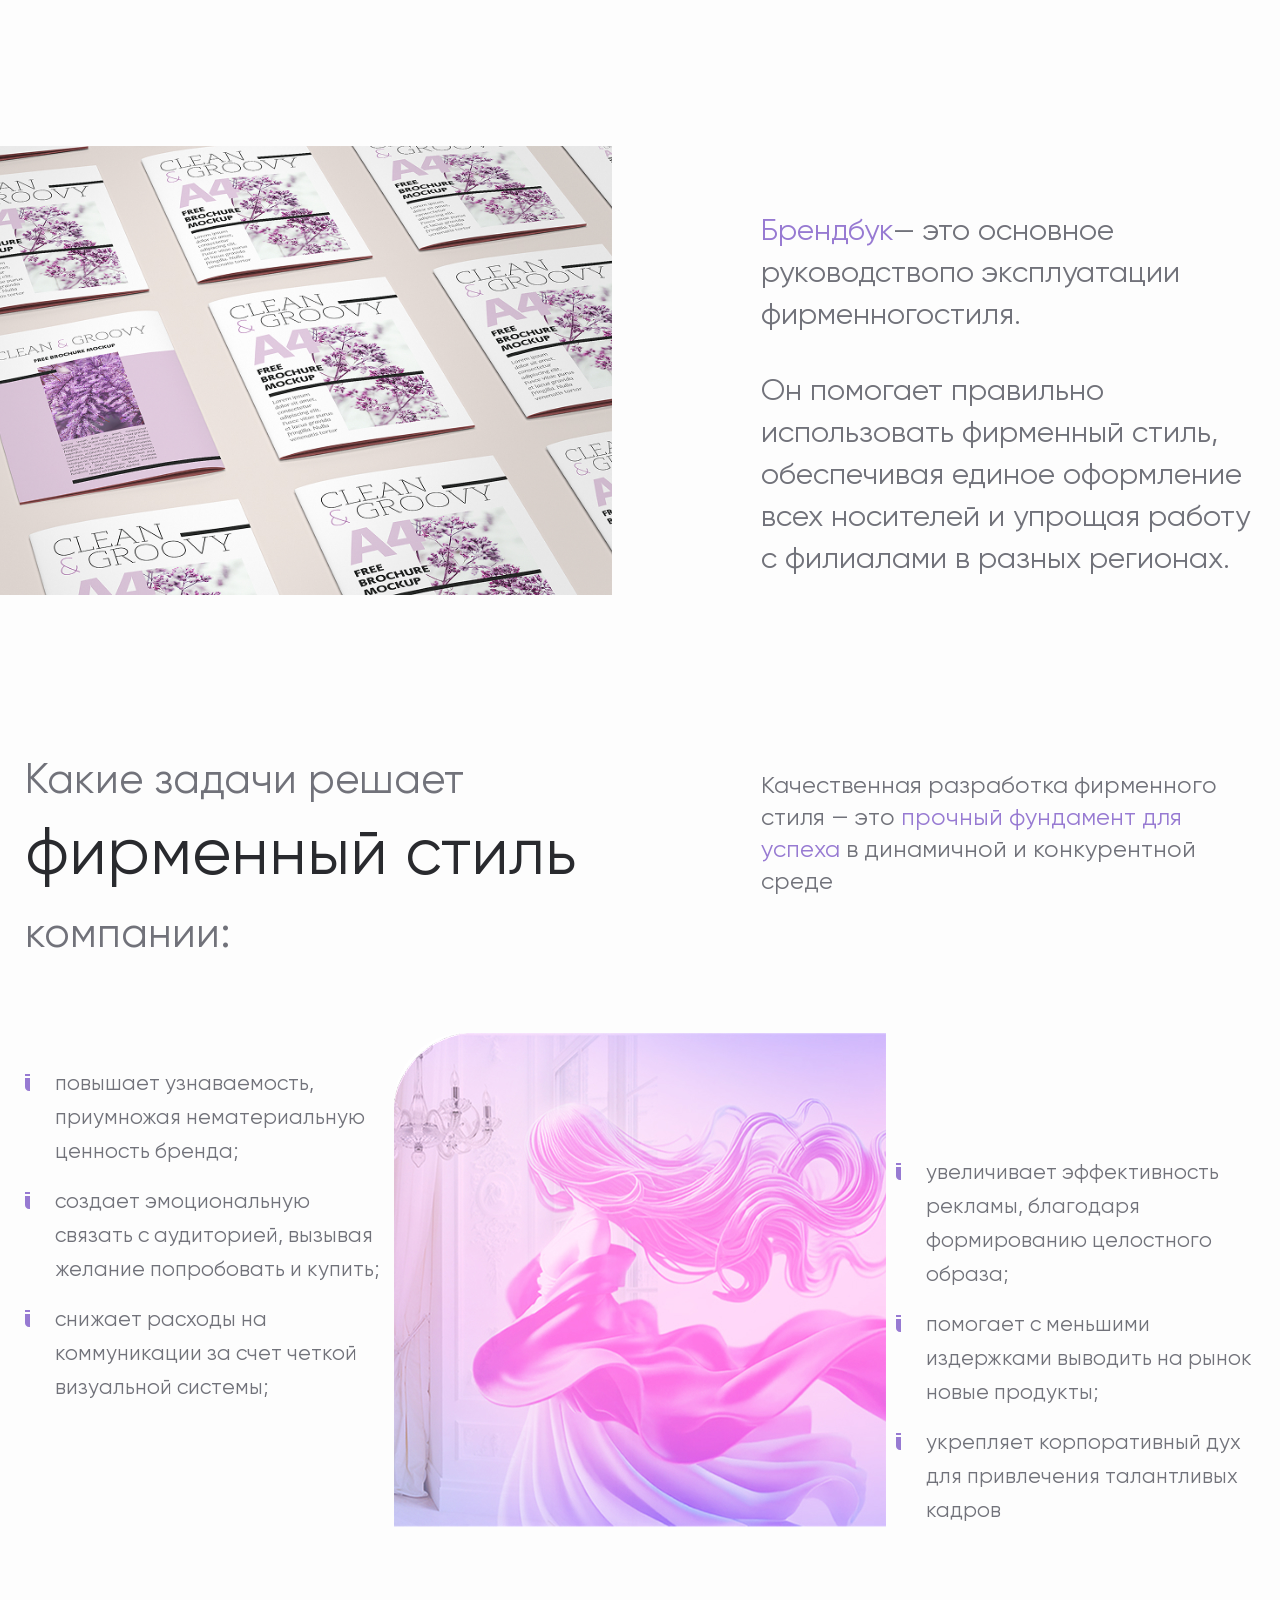
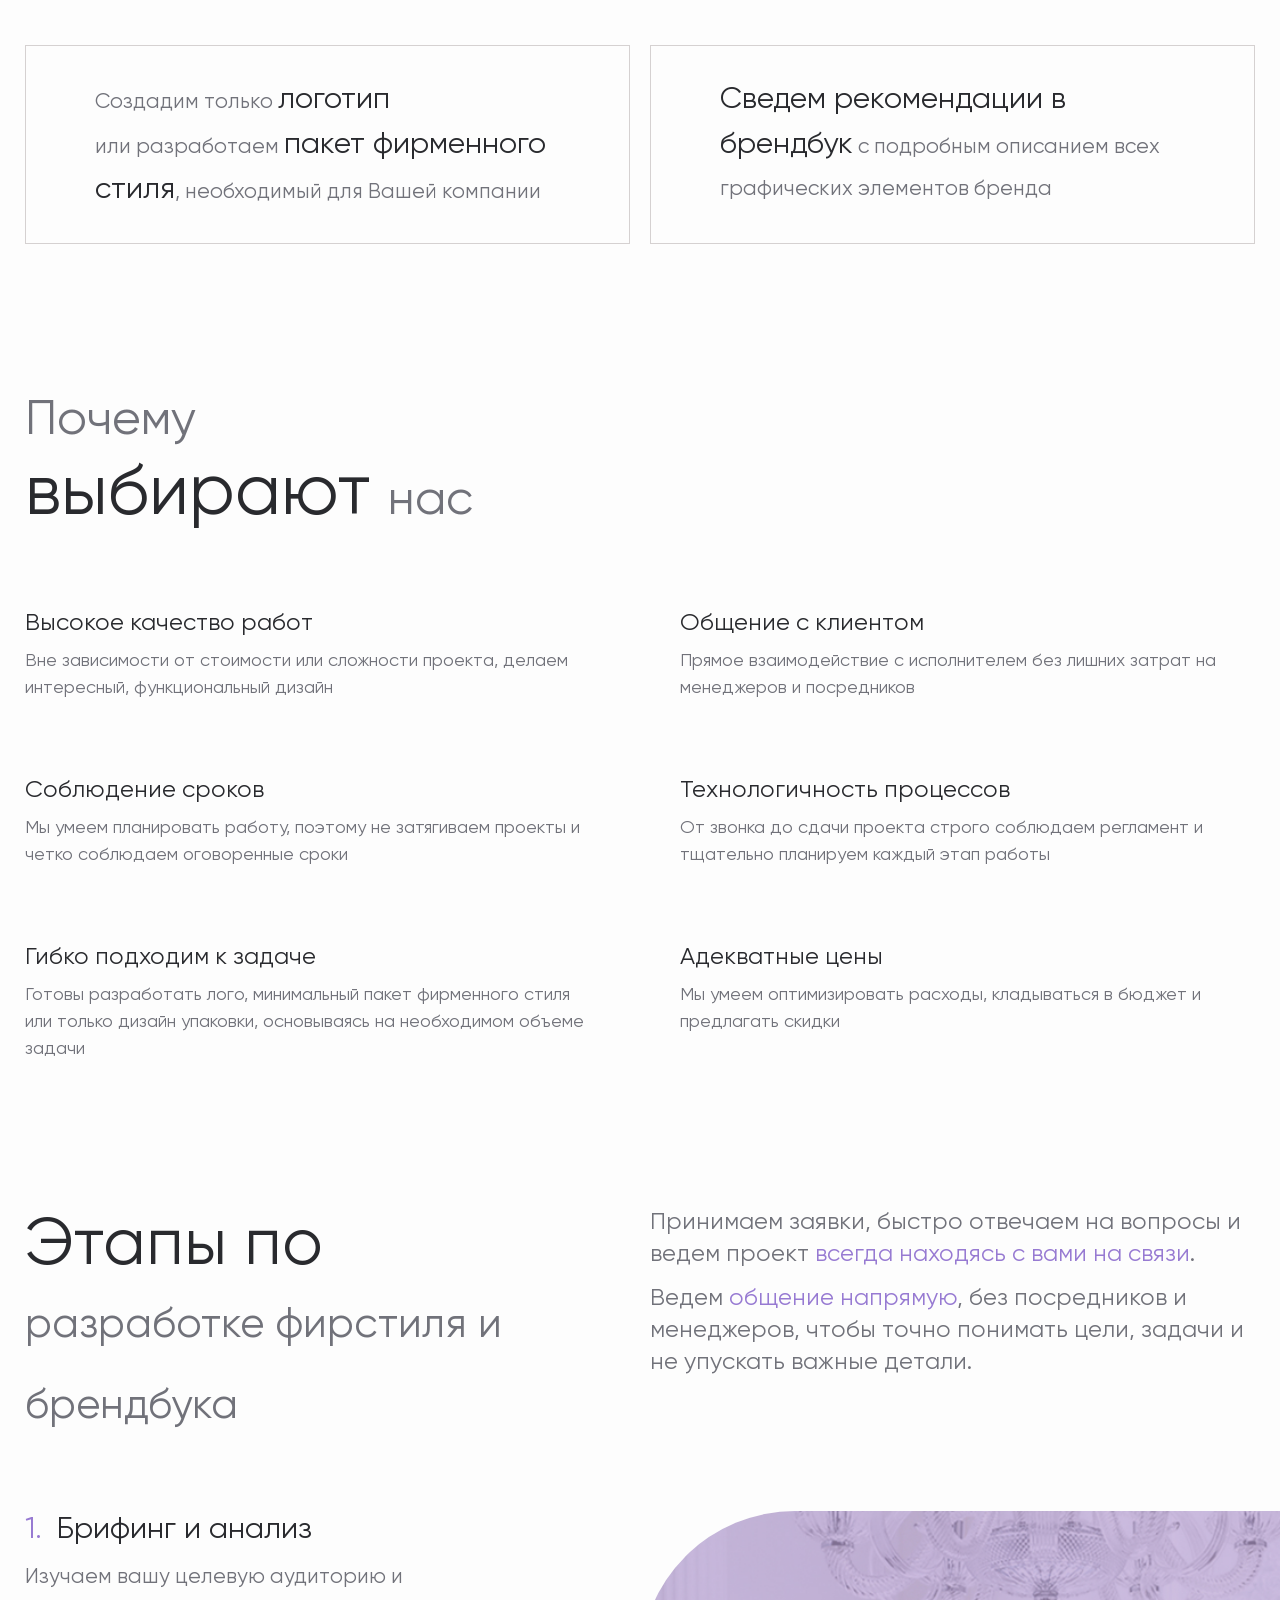
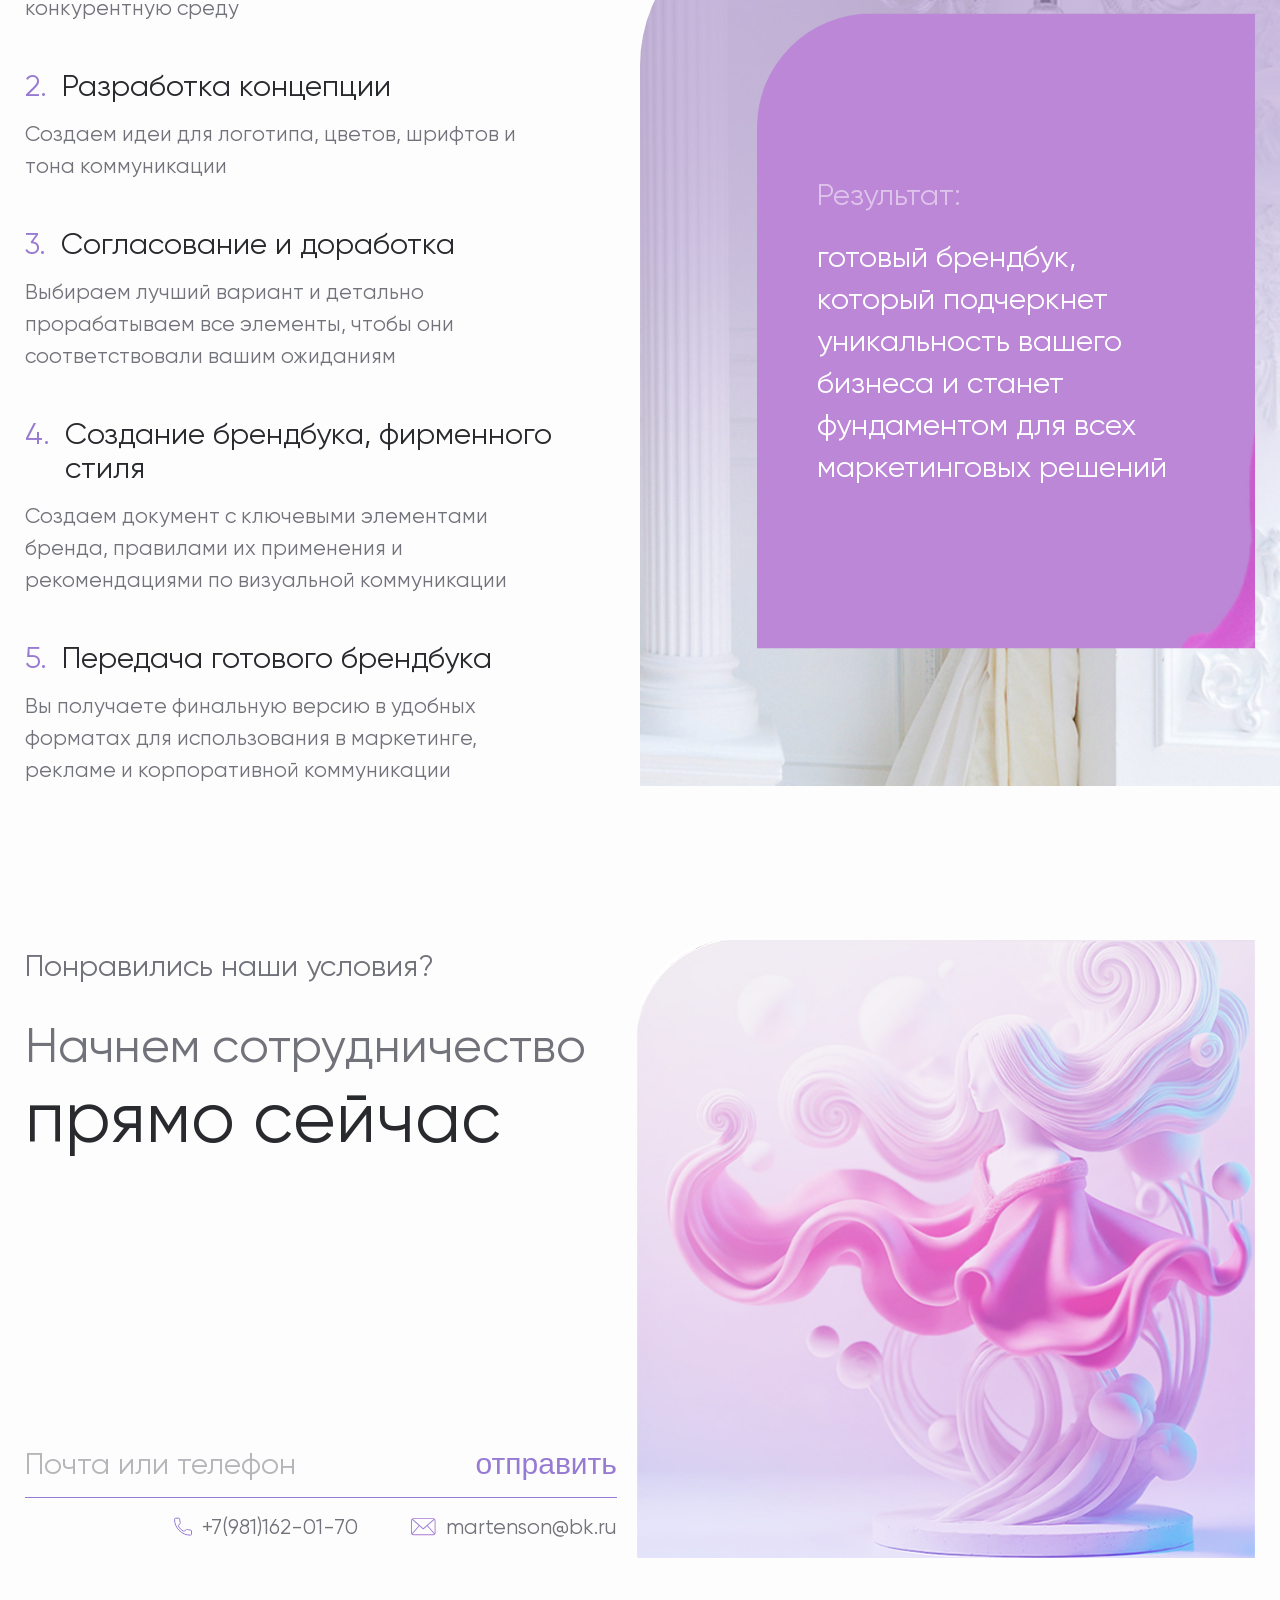
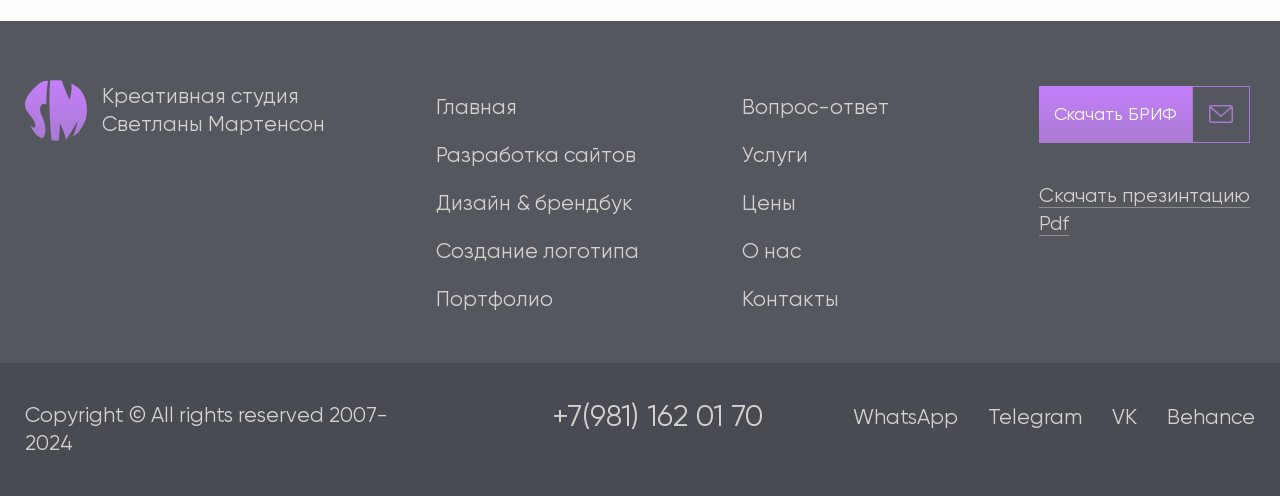
<file: brandbook.html>
<!DOCTYPE html>
<html lang="ru">
<head>
	<meta charset="utf-8">
	<meta http-equiv="X-UA-Compatible" content="IE=edge" >
	<meta name="viewport" content="width=device-width, initial-scale=1.0">
	<meta name="description" content="">
	<link rel="stylesheet" type="text/css" href="style.css">
	<link rel="icon" type="image/png" href="favicon/favicon.ico" sizes="16x16">	
	<title></title>
</head>
<body>
	<div class="wrapper">
	<!-- Header -->
	<header>
		<div class="header_site" id="header">
			<div class="left">
				<a href="#" class="logo">
					<img src="img/logo.svg" alt="" loading="logo" />
					<p>Креативная студия веб-разработки</p>
				</a>
			</div>
			<div class="right">
				<ul class="resp_nav">
					<li><a href="#">Создание сайтов</a></li>
					<li><a href="#">Дизайн & брендинг</a></li>
					<li><a href="#">Контакты</a></li>
				</ul>
				<div class="novisible_700">
					<div class="inlines">
						<div class="novisible_600">
							<a href="#" class="pink_link" data-popup-link = "brif">Скачать БРИФ</a>
						</div>
						<div class="dr_contacts_wrapp" id="headerContact">
							<div class="icons_dr_wrapp">
								<div class="soc_dr">
									<ul>
										<li>
											<a href="#" class="gren_hover">
												<svg width="24" height="23" viewBox="0 0 24 23" fill="none" xmlns="http://www.w3.org/2000/svg">
												<path d="M17.3938 13.6588L17.3849 13.7276C15.212 12.7216 14.9847 12.5876 14.7041 12.9786C14.5094 13.2494 13.9422 13.8635 13.7713 14.0452C13.5984 14.2242 13.4264 14.238 13.133 14.1141C12.8365 13.9764 11.8849 13.6872 10.7585 12.751C9.88099 12.0212 9.29206 11.1263 9.11815 10.8509C8.82862 10.3864 9.43435 10.3203 9.98573 9.35103C10.0845 9.15827 10.0341 9.00682 9.96103 8.87005C9.88692 8.73236 9.297 7.38303 9.04996 6.84514C8.81281 6.30908 8.56874 6.377 8.38593 6.377C7.81677 6.33111 7.40076 6.33845 7.03416 6.69276C5.43931 8.32114 5.84148 10.0009 7.2061 11.7872C9.88791 15.0476 11.3168 15.6479 13.9294 16.4814C14.6349 16.6897 15.2782 16.6604 15.7871 16.5924C16.3543 16.5089 17.5331 15.9306 17.7792 15.2835C18.0312 14.6364 18.0312 14.0994 17.957 13.9755C17.8839 13.8516 17.6902 13.7827 17.3938 13.6588Z" fill="#FDFDFD"/>
												<path d="M19.9117 3.56013C12.7719 -3.34181 0.95585 1.66402 0.951208 11.4008C0.951208 13.3471 1.46099 15.2451 2.43228 16.9211L0.857422 22.6429L6.73992 21.1089C14.0803 25.0738 23.1394 19.8089 23.1431 11.4064C23.1431 8.45733 21.9917 5.68188 19.8978 3.59635L19.9117 3.56013ZM21.2879 11.3758C21.2823 18.4634 13.5018 22.8899 7.34814 19.2722L7.01385 19.0735L3.53171 19.9788L4.46492 16.5943L4.24299 16.246C0.413565 10.1501 4.81314 2.18309 12.0671 2.18309C13.2785 2.18004 14.4785 2.41729 15.5976 2.88111C16.7166 3.34492 17.7326 4.02609 18.5866 4.88518C19.4453 5.73349 20.1265 6.74434 20.5902 7.85873C21.054 8.97313 21.2912 10.1687 21.2879 11.3758Z" fill="#FDFDFD"/>
												</svg>
											</a>
										</li>
										<li>
											<a href="#" class="blue_hover">
												<svg width="20" height="17" viewBox="0 0 20 17" fill="none" xmlns="http://www.w3.org/2000/svg">
												<path d="M1.23641 7.06994L18.5914 0.378436C19.3969 0.0874363 20.1004 0.574937 19.8394 1.79294L19.8409 1.79144L16.8859 15.7129C16.6669 16.6999 16.0804 16.9399 15.2599 16.4749L10.7599 13.1584L8.58941 15.2494C8.3494 15.4894 8.14691 15.6919 7.68191 15.6919L8.00141 11.1124L16.3414 3.57794C16.7044 3.25844 16.2604 3.07844 15.7819 3.39644L5.47541 9.88544L1.03241 8.49944C0.0679053 8.19344 0.0469056 7.53494 1.23641 7.06994Z" fill="#FDFDFD"/>
												</svg>
											</a>
										</li>
									</ul>
								</div>
								<a class="mail_link" href="mailto:martenson@bk.ru">
									<svg width="24" height="18" viewBox="0 0 24 18" fill="none" xmlns="http://www.w3.org/2000/svg">
										<path d="M21.75 0H2.25002C1.00928 0 0 1.00928 0 2.25002V15.75C0 16.9907 1.00928 18 2.25002 18H21.75C22.9907 18 24 16.9907 24 15.75V2.25002C24 1.00928 22.9907 0 21.75 0ZM21.75 1.49999C21.8519 1.49999 21.9488 1.52114 22.0374 1.55806L12 10.2576L1.9625 1.55806C2.05354 1.51989 2.15125 1.50015 2.24997 1.49999H21.75ZM21.75 16.5H2.25002C1.8362 16.5 1.49999 16.1638 1.49999 15.75V3.14282L11.5085 11.8169C11.6499 11.9392 11.825 12 12 12C12.175 12 12.3501 11.9392 12.4915 11.8169L22.5 3.14282V15.75C22.5 16.1638 22.1638 16.5 21.75 16.5Z" fill="#AA7AD2"/>
									</svg>
								</a>
							</div>
							<div class="dr_contacts">
								<a href="mailto:martenson@bk.ru" class="mail_link_hover">martenson@bk.ru</a>
								<a class="tel_link" href="tel:+79811620170">+7(981) 162 01 70</a>
							</div>
						</div>
					</div>
				</div>
				<div class="resbtn_wrapp">
					<a type="button" class="respBtn">
						<div>
							<p>Меню</p>
						</div>
						<div>
							<span></span>
							<span></span>
							<span></span>
						</div>
					</a>
				</div>
			</div>
		</div>
		<!-- Modal Nav -->
		<div class="modal_nav">
			<div class="modal_nav_inner">
				<div class="modal_nav_content">
					<button type="button" class="closeModalNav">
						<svg width="24" height="24" viewBox="0 0 24 24" fill="none" xmlns="http://www.w3.org/2000/svg">
							<rect x="1.73242" y="0.805511" width="30.4408" height="2.08909" transform="rotate(45 1.73242 0.805511)" fill="#977AD2"/>
							<rect x="0.255859" y="22.3304" width="30.4408" height="2.08909" transform="rotate(-45 0.255859 22.3304)" fill="#977AD2"/>
						</svg>
					</button>
					<div class="row">
						<div class="novisible_700">
							<div class="modal_nav_header">
								<h3>Главное меню</h3>
							</div>
						</div>
						<div class="visible_700">
							<div class="resp_nax_header">
								<div>
									<a href="#" class="logo">
										<img src="img/logo.svg" alt="" loading="logo" />
									</a>
								</div>
								<div>
									<a href="#" class="brif_link" data-popup-link = "brif">Скачать БРИФ</a>
								</div>
							</div>
						</div>
						<div class="tree_cols_nav">
							<div>
								<ul>
									<li><a href="#">Главная</a></li>
									<li><a href="#">Создание сайтов</a></li>
									<li><a href="#">Дизайн & брендбук</a></li>
								</ul>
							</div>
							<div>
								<ul>
									<li><a href="#">Создание логотипа</a></li>
									<li><a href="#">Вопрос-ответ</a></li>
									<li><a href="#">Портфолио</a></li>
								</ul>
							</div>
							<div>
								<ul>
									<li><a href="#">Услуги</a></li>
									<li><a href="#">О нас</a></li>
									<li><a href="#">Контакты</a></li>
								</ul>
							</div>
						</div>
					</div>
				</div>
				<div class="modal_nav_footer_wrapp">
					<div class="modal_nav_footer">
						<div class="novisible_700">
							<div class="modal_nav_title">
								<h2>Digital Creator</h2>
							</div>
							<a href="#" class="nav_pill">
								<div class="gradient">
									<p>Давайте обсудим Ваш проект</p>
								</div>
								<div>
									<p>Давайте обсудим Ваш проект</p>
								</div>
							</a>
						</div>
						<div class="visible_700">
							<ul class="nav_list">
								<li>
									<a href="mailto:martensonsvetlana@ya.ru">
										<svg width="19" height="14" viewBox="0 0 19 14" fill="none" xmlns="http://www.w3.org/2000/svg">
										<path d="M16.4082 13.3845H1.98346C1.51459 13.384 1.06509 13.1975 0.733564 12.8659C0.402042 12.5344 0.21558 12.0848 0.215088 11.616V2.70738C0.21558 2.23852 0.402042 1.78899 0.733564 1.45744C1.06509 1.12589 1.51459 0.93938 1.98346 0.938843H16.4082C16.8771 0.93938 17.3266 1.12589 17.6581 1.45744C17.9896 1.78899 18.1761 2.23852 18.1766 2.70738V11.616C18.1761 12.0848 17.9896 12.5344 17.6581 12.8659C17.3266 13.1975 16.8771 13.384 16.4082 13.3845ZM1.98346 1.61476C1.69379 1.61507 1.41607 1.73029 1.21126 1.93514C1.00645 2.13998 0.891273 2.41771 0.891005 2.70738V11.616C0.891273 11.9056 1.00645 12.1834 1.21126 12.3882C1.41607 12.5931 1.69379 12.7083 1.98346 12.7086H16.4082C16.6979 12.7083 16.9756 12.5931 17.1804 12.3882C17.3852 12.1834 17.5004 11.9056 17.5007 11.616V2.70738C17.5004 2.41771 17.3852 2.13998 17.1804 1.93514C16.9756 1.73029 16.6979 1.61507 16.4082 1.61476H1.98346Z" fill="#977AD2"/>
										<path d="M9.19568 9.15036C9.1133 9.15041 9.03373 9.12036 8.97195 9.06587L0.827148 1.87614L1.27444 1.3692L9.19568 8.36224L17.1173 1.37005L17.5645 1.87698L9.41974 9.06672C9.3578 9.12106 9.27808 9.15082 9.19568 9.15036Z" fill="#977AD2"/>
										<path d="M0.643311 12.3237L6.11486 6.08919L6.62332 6.53529L1.15177 12.7696L0.643311 12.3237ZM11.7853 6.52887L12.2936 6.08276L17.7653 12.3169L17.257 12.763L11.7853 6.52887Z" fill="#977AD2"/>
										</svg>
										martensonsvetlana@ya.ru
									</a>
								</li>
								<li><a href="tel:+7(981) 162 01 70">+7(981) 162 01 70</a></li>
							</ul>
							<ul class="nav_list_2">
								<li><a href="#">WhatsApp</a></li>
								<li><a href="#">Telegram</a></li>
								<li><a href="#">VK</a></li>
								<li><a href="#">Behance</a></li>
							</ul>
						</div>
					</div>
				</div>
			</div>
		</div>
		<!-- /Modal Nav -->
	</header>
	<!-- /Header -->
	<!-- Content -->
	<div class="content">
	<!-- Section 1 - BrnadBook Page -->
	<section class="promo bb_promo">
		<h1 class="promo_h1_2 promo_h1_3">Corporate identity</h1>
		<div class="row">
			<div class="article brandbok">
				<div>
					<h2>Создание брендбука и фирменного стиля <span>для вашего бизнеса</span></h2>
				</div>
				<div>
					<div>
						<br />
						<p>Поможем <a href="#">выделиться на рынке</a> с уникальным и запоминающимся стилем бренда</p>
					</div>
				</div>
			</div>
			<ul class="tabs_list">
				<li><label class="tab_link active" for="tab_1"><span>Разработка сайтов</span></label></li>
				<li><label class="tab_link" for="tab_2"><span>Брендбук & Логотипы</span></label></li>
				<li><label class="tab_link" for="tab_3"><span>Презинтация</span></label></li>
				<li><label class="tab_link" for="tab_4"><span>Реклама, баннеры</span></label></li>
			</ul>
		</div>
		<div class="tabs">
			<input class="tab_radio" name="tab" type="radio" id="tab_1" checked />
			<div class="tab">
				<div class="gallery_templ">
					<div>
						<a href="img/4.jpg" class="gall_thumb" data-fancybox="gal">
							<img src="img/4.jpg" alt="" loading="lazy" />
						</a>
						<a href="img/5.jpg" class="gall_thumb" data-fancybox="gal">
							<img src="img/5.jpg" alt="" loading="lazy" />
						</a>
						<a href="img/6.jpg" class="gall_thumb" data-fancybox="gal">
							<img src="img/6.jpg" alt="" loading="lazy" />
						</a>
					</div>
					<div>
						<a href="img/7.jpg" class="gall_thumb" data-fancybox="gal">
							<img src="img/7.jpg" alt="" loading="lazy" />
						</a>
						<a href="img/8.jpg" class="gall_thumb" data-fancybox="gal">
							<img src="img/8.jpg" alt="" loading="lazy" />
						</a>
					</div>
					<div>
						<a href="img/9.jpg" class="gall_thumb" data-fancybox="gal">
							<img src="img/9.jpg" alt="" loading="lazy" />
						</a>
						<a href="img/10.jpg" class="gall_thumb" data-fancybox="gal">
							<img src="img/10.jpg" alt="" loading="lazy" />
						</a>
						<a href="img/11.jpg" class="gall_thumb" data-fancybox="gal">
							<img src="img/11.jpg" alt="" loading="lazy" />
						</a>
					</div>
				</div>
			</div>
			<input class="tab_radio" name="tab" type="radio" id="tab_2" />
			<div class="tab">
				<h2>Таб 2</h2>
			</div>
			<input class="tab_radio" name="tab" type="radio" id="tab_3" />
			<div class="tab">
				<h2>Таб 3</h2>
			</div>
			<input class="tab_radio" name="tab" type="radio" id="tab_4" />
			<div class="tab">
				<h2>Таб 4</h2>
			</div>
		</div>
		<div class="button_wrapp">
			<a href="#" class="more_link">
				Смотреть больше работ
				<svg width="46" height="47" viewBox="0 0 46 47" fill="none" xmlns="http://www.w3.org/2000/svg">
					<circle cx="23" cy="23.8049" r="22.5" stroke="#71727A"/>
					<path d="M30.3539 17.4505C30.3539 16.8983 29.9062 16.4505 29.3539 16.4505L20.3539 16.4505C19.8016 16.4505 19.3539 16.8983 19.3539 17.4505C19.3539 18.0028 19.8016 18.4505 20.3539 18.4505L28.3539 18.4505L28.3539 26.4505C28.3539 27.0028 28.8016 27.4505 29.3539 27.4505C29.9062 27.4505 30.3539 27.0028 30.3539 26.4505L30.3539 17.4505ZM17.3526 30.866L30.061 18.1576L28.6468 16.7434L15.9384 29.4518L17.3526 30.866Z" fill="#71727A"/>
				</svg>
			</a>
		</div>
	</section>
	<!-- /Section 1 - BrnadBook Page -->
	<!-- Section 2 - BrnadBook Page -->
	<section class="sect_2_bb">
		<div class="row">
			<div class="video_article">
				<div>
					<a href="#" class="video_btn" data-fancybox data-src="https://youtu.be/2Gg6Seob5Mg?si=lpVDcklm1Ngu9Y6e">
						<img src="img/video_btn_text.svg" alt="" loading="lazy" />
					</a>
				</div>
				<div>
					<p>В современном мире подход к разработке визуального образа значительно изменился. Раньше компаниям было достаточно заказать логотип и разместить его на все носители. Сегодня, когда рынок перенасыщен, бизнесам необходимо создавать мощную дизайн-систему, чтобы обеспечить узнаваемость и управлять вниманием аудитории.</p>
					<p>Дизайн корпоративного стиля состоит из комплекса взаимосвязанных элементов, формирующих ассоциативную связь с торговой маркой. Современная айдентика способна масштабироваться, жить во времени и адаптироваться под любые маркетинговые задачи.</p>
				</div>
			</div>
		</div>
	</section>
	<!-- /Section 2 - BrnadBook Page -->
	<!-- Section 3 - BrnadBook Page -->
	<section class="sect_3_bb">
		<div class="row">
			<div class="article brandbok_2">
				<div>
					<h2>Что такое брендбук<br /> <span>и почему он важен?</span></h2>
				</div>
				<div>
					<div>
						<p>Брендбук — это документ, который включает ключевые <a href="#">элементы бренда и правила</a> их использования.</p>
						<p class="small">Помогает поддерживать единый стиль и тон коммуникации, что повышает узнаваемость и доверие к бренду.</p>
					</div>
				</div>
			</div>
			<div class="brandbok_3_wrapp">
				<div class="brandbok_3_title">
					<h2>Иногда понятия <span>«фирменный стиль» и «брендбук» отождествляют</span>, и это не верно.</h2>
				</div>
				<div class="brandbok_3">
					<div>
						<div>
							<p><a href="#">Фирменный стиль</a> — это удачное сочетание графических и шрифтовых решений, являющихся основой исполнения коммерческих и деловых материалов компании, он является одной из составляющих брендбука.</p>
						</div>
					</div>
					<div>
						<img src="img/13.jpg" alt="" loading="lazy" />
					</div>
				</div>
			</div>
			<div class="brandbok_4">
				<div>
					<img src="img/14.jpg" alt="" loading="lazy" />
				</div>
				<div>
					<div>
						<div>
							<p><a href="#">Брендбук</a>— это основное руководствопо эксплуатации фирменногостиля.</p>
						</div>
						<p>Он помогает правильно использовать фирменный стиль, обеспечивая единое оформление всех носителей и упрощая работу с филиалами в разных регионах.</p>
					</div>
				</div>
			</div>
		</div>
	</section>
	<!-- /Section 3 - BrnadBook Page -->
	<!-- Section 4 - BrnadBook Page -->
	<section class="sect_4_bb">
		<div class="row">
			<div class="article brandbok_4">
				<div>
					<br />
					<h2><span>Какие задачи решает</span> фирменный стиль <span>компании:</span></h2>
				</div>
				<div>
					<div>
						<p>Качественная разработка фирменного стиля — это <a href="#">прочный фундамент для успеха</a> в динамичной и конкурентной среде</p>
					</div>
				</div>
			</div>
			<div class="brandbok_tree_cols">
				<div>
					<div>
						<ul class="logo_creater_list">
							<li>повышает узнаваемость, приумножая нематериальную ценность бренда;</li>
							<li>создает эмоциональную связать с аудиторией, вызывая желание попробовать и купить;</li>
							<li>снижает расходы на коммуникации за счет четкой визуальной системы;</li>
						</ul>
					</div>
				</div>
				<div>
					<div class="brandbok_img">
						<img src="img/15.jpg" alt="" loading="lazy" />
					</div>
				</div>
				<div>
					<div>
						<ul class="logo_creater_list">
							<li>увеличивает эффективность рекламы, благодаря формированию целостного образа;</li>
							<li>помогает с меньшими издержками выводить на рынок новые продукты;</li>
							<li>укрепляет корпоративный дух для привлечения талантливых кадров</li>
						</ul>
					</div>
				</div>
			</div>
			<div class="brandbok_thumbs">
				<a href="#" class="brandbok_thumb">
					<p>Создадим только <span>логотип</span><br /> или разработаем <span>пакет фирменного стиля</span>, необходимый для Вашей компании</p>
				</a>
				<a href="#" class="brandbok_thumb">
					<p><span>Сведем рекомендации в брендбук</span> с подробным описанием всех графических элементов бренда</p>
				</a>
			</div>
		</div>
	</section>
	<!-- /Section 4 - BrnadBook Page -->
	<!-- Section 5 - BrnadBook Page -->
	<section class="sect_5_bb">
		<div class="row">
			<div class="h2_wrapp">
				<h2><span>Почему</span><br /> выбирают <span>нас</span></h2>
			</div>
			<div class="brandbok_thumbs_2">
				<div class="brandbok_thumb_2">
					<h3>Высокое качество работ</h3>
					<p>Вне зависимости от стоимости или сложности проекта, делаем интересный, функциональный дизайн</p>
				</div>
				<div class="brandbok_thumb_2">
					<h3>Общение с клиентом</h3>
					<p>Прямое взаимодействие с исполнителем  без лишних затрат на менеджеров и посредников</p>
				</div>
				<div class="brandbok_thumb_2">
					<h3>Соблюдение сроков</h3>
					<p>Мы умеем планировать работу, поэтому не затягиваем проекты и четко соблюдаем оговоренные сроки</p>
				</div>
				<div class="brandbok_thumb_2">
					<h3>Технологичность процессов</h3>
					<p>От звонка до сдачи проекта строго соблюдаем регламент и тщательно планируем каждый этап  работы</p>
				</div>
				<div class="brandbok_thumb_2">
					<h3>Гибко подходим к задаче</h3>
					<p>Готовы разработать лого, минимальный пакет фирменного стиля или только дизайн упаковки, основываясь на необходимом объеме задачи</p>
				</div>
				<div class="brandbok_thumb_2">
					<h3>Адекватные цены</h3>
					<p>Мы умеем оптимизировать расходы, кладываться в бюджет и предлагать скидки</p>
				</div>
			</div>
		</div>
	</section>
	<!-- /Section 5 - BrnadBook Page -->
	<!-- Section 6 - BrnadBook Page -->
	<section class="sect_6_bb">
		<div class="row">
			<div class="article">
				<div>
					<h2>Этапы по<br /> <span>разработке фирстиля и брендбука</span></h2>
				</div>
				<div>
					<div>
						<p>Принимаем заявки, быстро отвечаем на вопросы и ведем проект <a href="#">всегда находясь с вами на связи</a>.</p>
						<p>Ведем <a href="#">общение напрямую</a>, без посредников и менеджеров, чтобы точно понимать цели, задачи и не упускать важные детали.</p>
					</div>
				</div>
			</div>
			<div class="brandbok_article">
				<div>
					<div class="item_thumb">
						<div class="item_thumb_title">
							<h3 class="num">1.</h3>
							<h3>Брифинг и анализ</h3>
						</div>
						<p>Изучаем вашу целевую аудиторию и конкурентную среду</p>
					</div>
					<div class="item_thumb">
						<div class="item_thumb_title">
							<h3 class="num">2.</h3>
							<h3>Разработка концепции</h3>
						</div>
						<p>Создаем идеи для логотипа, цветов, шрифтов и тона коммуникации</p>
					</div>
					<div class="item_thumb">
						<div class="item_thumb_title">
							<h3 class="num">3.</h3>
							<h3>Согласование и доработка</h3>
						</div>
						<p>Выбираем лучший вариант и детально прорабатываем все элементы, чтобы они соответствовали вашим ожиданиям</p>
					</div>
					<div class="item_thumb">
						<div class="item_thumb_title">
							<h3 class="num">4.</h3>
							<h3>Создание брендбука, фирменного стиля</h3>
						</div>
						<p>Создаем документ с ключевыми элементами бренда, правилами их применения и рекомендациями по визуальной коммуникации</p>
					</div>
					<div class="item_thumb">
						<div class="item_thumb_title">
							<h3 class="num">5.</h3>
							<h3>Передача готового брендбука</h3>
						</div>
						<p>Вы получаете финальную версию в удобных форматах для использования в маркетинге, рекламе и корпоративной коммуникации</p>
					</div>
				</div>
				<div>
					<div class="brandbok_img_box_2">
						<img src="img/16.jpg" alt="" loading="lazy" />
					</div>
					<div class="brandbok_img_box_2_inner">
						<img src="img/16_inner.jpg" alt="" loading="lazy" />
						<div>
							<h3>Результат:</h3>
							<p>готовый брендбук, который подчеркнет уникальность вашего бизнеса и станет фундаментом для всех маркетинговых решений</p>
						</div>
					</div>
				</div>
			</div>
		</div>
	</section>
	<!-- /Section 6 - BrnadBook Page -->
	<!-- Section 8 - Main Page -->
	<section class="sect_8_mp">
		<div class="row">
			<div class="callback_two_cols">
				<div>
					<div class="callback_content">
						<div class="callback_header">
							<h3>Понравились наши условия?</h3>
							<h2><span>Начнем сотрудничество</span> прямо сейчас</h2>
						</div>
						<div class="callback_fooer">
							<form>
								<div class="formn_templ">
									<div>
										<p class="hideCallText"><a href="#" class="form_link" id="mailCall">Почта</a> или <a href="#" class="form_link" id="telCall">телефон</a></p>
										<div data-id="telCall" class="form_js_input form_tel_input">
											<p class="pl_text"><span data-sub-id="mailCall">your@email.ru</span> или</p>
											<input type="tel" placeholder="x(xxx)xxx-xx-xx" />
										</div>
										<div data-id="mailCall" class="form_js_input form_tel_input">
											<p class="pl_text"><span data-sub-id="telCall">x(xxx)xxx-xx-xx</span> или</p>
											<input type="email" placeholder="your@email.ru" />
										</div>
									</div>
									<div>
										<button type="submit" class="subBtn">отправить</button>
									</div>
								</div>
							</form>
							<div class="contacts_inline">
								<div>
									<a href="tel:+79811620170" class="icon_link">
										<img src="img/tel.svg" alt="" loading="lazy" />
										+7(981)162-01-70
									</a>
								</div>
								<div>
									<a href="mailto:martenson@bk.ru" class="icon_link">
										<img src="img/mail2.svg" alt="" loading="lazy" />
										martenson@bk.ru
									</a>
								</div>
							</div>
						</div>
					</div>
				</div>
				<div>
					<div class="callback_img">
						<img src="img/callback.jpg" alt="" loading="lazy" />
					</div>
				</div>
			</div>
		</div>
	</section>
	<!-- /Section 8 - Main Page -->
	</div>
	<!-- /Content -->
	<!-- Footer -->
	<footer class="footer_section">
		<div class="row">
			<div class="footer_templ">
				<div>
					<a href="#" class="logo_footer">
						<img src="img/logo.svg" alt="" loading="logo" />
						<p>Креативная студия Светланы Мартенсон</p>
					</a>
				</div>
				<div>
					<div class="navs_inline">
						<div>
							<ul class="footer_nav">
								<li><a href="#">Главная</a></li>
								<li><a href="#">Разработка сайтов</a></li>
								<li><a href="#">Дизайн & брендбук</a></li>
								<li><a href="#">Создание логотипа</a></li>
								<li><a href="#">Портфолио</a></li>
							</ul>
						</div>
						<div>
							<ul class="footer_nav">
								<li><a href="#">Вопрос-ответ</a></li>
								<li><a href="#">Услуги</a></li>
								<li><a href="#">Цены</a></li>
								<li><a href="#">О нас</a></li>
								<li><a href="#">Контакты</a></li>
							</ul>
						</div>
					</div>
				</div>
				<div>
					<div class="pink_box footer_pink_link">
						<div>
							<a href="#" class="pink_link" data-popup-link = "brif">Скачать БРИФ</a>
						</div>
						<div>
							<a class="mail_link" href="mailto:">
								<img src="img/mail.svg" alt="" loading="logo" />
							</a>
						</div>
					</div>
					<div>
						<a href="#" class="link_2">Скачать презинтацию Pdf</a>
					</div>
				</div>
			</div>
		</div>
		<div class="footer_bottom">
			<div class="row">
				<div class="novisible_480">
					<div class="footer_bottom_templ">
						<div>
							<p>Сopyright © All rights reserved 2007-2024</p>
						</div>
						<div>
							<div class="footer_inline">
								<div>
									<a href="tel:+79811620170" class="tel_link_2">+7(981) 162 01 70</a>
								</div>
								<div>
									<ul class="soc_list">
										<li><a href="#" data-hover-color = "#07A724">WhatsApp</a></li>
										<li><a href="#" data-hover-color = "#0998E6">Telegram</a></li>
										<li><a href="#" data-hover-color = "#2693E0">VK</a></li>
										<li><a href="#" data-hover-color = "#3779F4">Behance </a></li>
									</ul>
								</div>
							</div>
						</div>
					</div>
				</div>
				<div class="visible_480">
					<div class="resp_footer_templ">
						<div>
							<a href="tel:+79811620170" class="resp_tel_link">+7(981) 162 01 70</a>
						</div>
						<ul class="resp_soc_links">
							<li><a href="#" class="green">WhatsApp</a></li>
							<li><a href="#" class="blue">Telegram</a></li>
						</ul>
						<ul class="resp_soc_links_2">
							<li><a href="#" data-hover-color = "#2693E0">VK</a></li>
							<li><a href="#" data-hover-color = "#F981FF">Instagram</a></li>
							<li><a href="#" data-hover-color = "#3779F4">Behance</a></li>
						</ul>
						<div class="corp_resp">
							<p>Сopyright © All rights reserved 2007-2024</p>
						</div>
					</div>
				</div>
			</div>
		</div>
	</footer>
	<!-- /Footer -->
	<!-- Callback Btn -->
	<a href="#" class="callbackFixed" data-popup-link = "callback">
		<img class="callbackFixed_logo" src="img/callback.svg" alt="" loading="lazy" />
		<svg width="16" height="16" viewBox="0 0 16 16" fill="none" xmlns="http://www.w3.org/2000/svg">
		<path d="M15.6208 1.57253C15.6209 1.02025 15.1732 0.572495 14.6209 0.572445L5.62093 0.571645C5.06865 0.571596 4.62089 1.01927 4.62084 1.57156C4.6208 2.12384 5.06847 2.5716 5.62076 2.57165L13.6208 2.57236L13.62 10.5724C13.62 11.1246 14.0677 11.5724 14.62 11.5724C15.1722 11.5725 15.62 11.1248 15.62 10.5725L15.6208 1.57253ZM1.99269 15.6124L15.3279 2.27962L13.9138 0.865276L0.578601 14.1981L1.99269 15.6124Z" fill="white"/>
		</svg>
		<p>Обсудить проект</p>
	</a>
	<!-- /Callback Btn -->
	<!-- Popup -->
	<div class="popup" data-popup = "callback">
		<button type="button" class="close">
			<svg role="presentation" class="t-popup__close-icon" width="23px" height="23px" viewBox="0 0 23 23" version="1.1" xmlns="http://www.w3.org/2000/svg" xmlns:xlink="http://www.w3.org/1999/xlink"><g stroke="none" stroke-width="1" fill="#fff" fill-rule="evenodd"><rect transform="translate(11.313708, 11.313708) rotate(-45.000000) translate(-11.313708, -11.313708) " x="10.3137085" y="-3.6862915" width="2" height="30"></rect><rect transform="translate(11.313708, 11.313708) rotate(-315.000000) translate(-11.313708, -11.313708) " x="10.3137085" y="-3.6862915" width="2" height="30"></rect></g></svg>
		</button>
		<div class="popup_content">
			<div class="popup_title">
				<h3>Заполните форму</h3>
				<p>Укажите, пожалуйста, ваши контакты для связи</p>
			</div>
			<div class="popup_input_wrapp">
				<input type="text" name="#" placeholder="Ваше имя" />
			</div>
			<div class="popup_input_wrapp">
				<input type="text" name="#" placeholder="Почта" />
			</div>
			<div class="popup_input_wrapp">
				<input type="tel" name="#" placeholder="Телефон" />
			</div>
			<div class="popup_input_wrapp">
				<select name="#">
					<option value="">Тип проекта</option>
					<option value="Разработка сайта">Разработка сайта</option>
					<option value="Редизайн">Редизайн</option>
					<option value="Логотип">Логотип</option>
					<option value="Брендбук">Брендбук</option>
					<option value="Другое">Другое</option>
				</select>
			</div>
			<div class="checkboxes_wrapp">
				<h3>Какой способ связи вам подходит?</h3>
				<div class="checkboxes">
					<div>
						<label class="checkbox" for="ch_1">
							<input id="ch_1" type="radio" name="messager" />
							<span>Telegram</span>
						</label>
					</div>
					<div>
						<label class="checkbox" for="ch_2">
							<input id="ch_2" type="radio" name="messager" />
							<span>WhatsApp</span>
						</label>
					</div>
					<div>
						<label class="checkbox" for="ch_3">
							<input id="ch_3" type="radio" name="messager" />
							<span>E-mail</span>
						</label>
					</div>
				</div>
			</div>
			<div class="subBtnPopup_wrapp">
				<button type="submit" class="subBtnPopup">Отправить</button>
			</div>
		</div>
	</div>
	<div class="popup_bg"></div>
	<!-- /Popup -->
	</div>
	<link rel="stylesheet" type="text/css" href="responsive.css">
	<link rel="stylesheet" type="text/css" href="vendors/css/fancybox.css">
	<link rel="stylesheet" type="text/css" href="vendors/css/slick.css">
	<script src="vendors/js/jquery.js"></script>
	<script src="vendors/js/fancybox.js"></script>
	<script src="vendors/js/slick.min.js"></script>
	<script src="vendors/js/inputmask.js"></script>
	<script src="vendors/js/marquee.js"></script>
	<script src="js/scripts.js"></script>
</body>
</html>
</file>
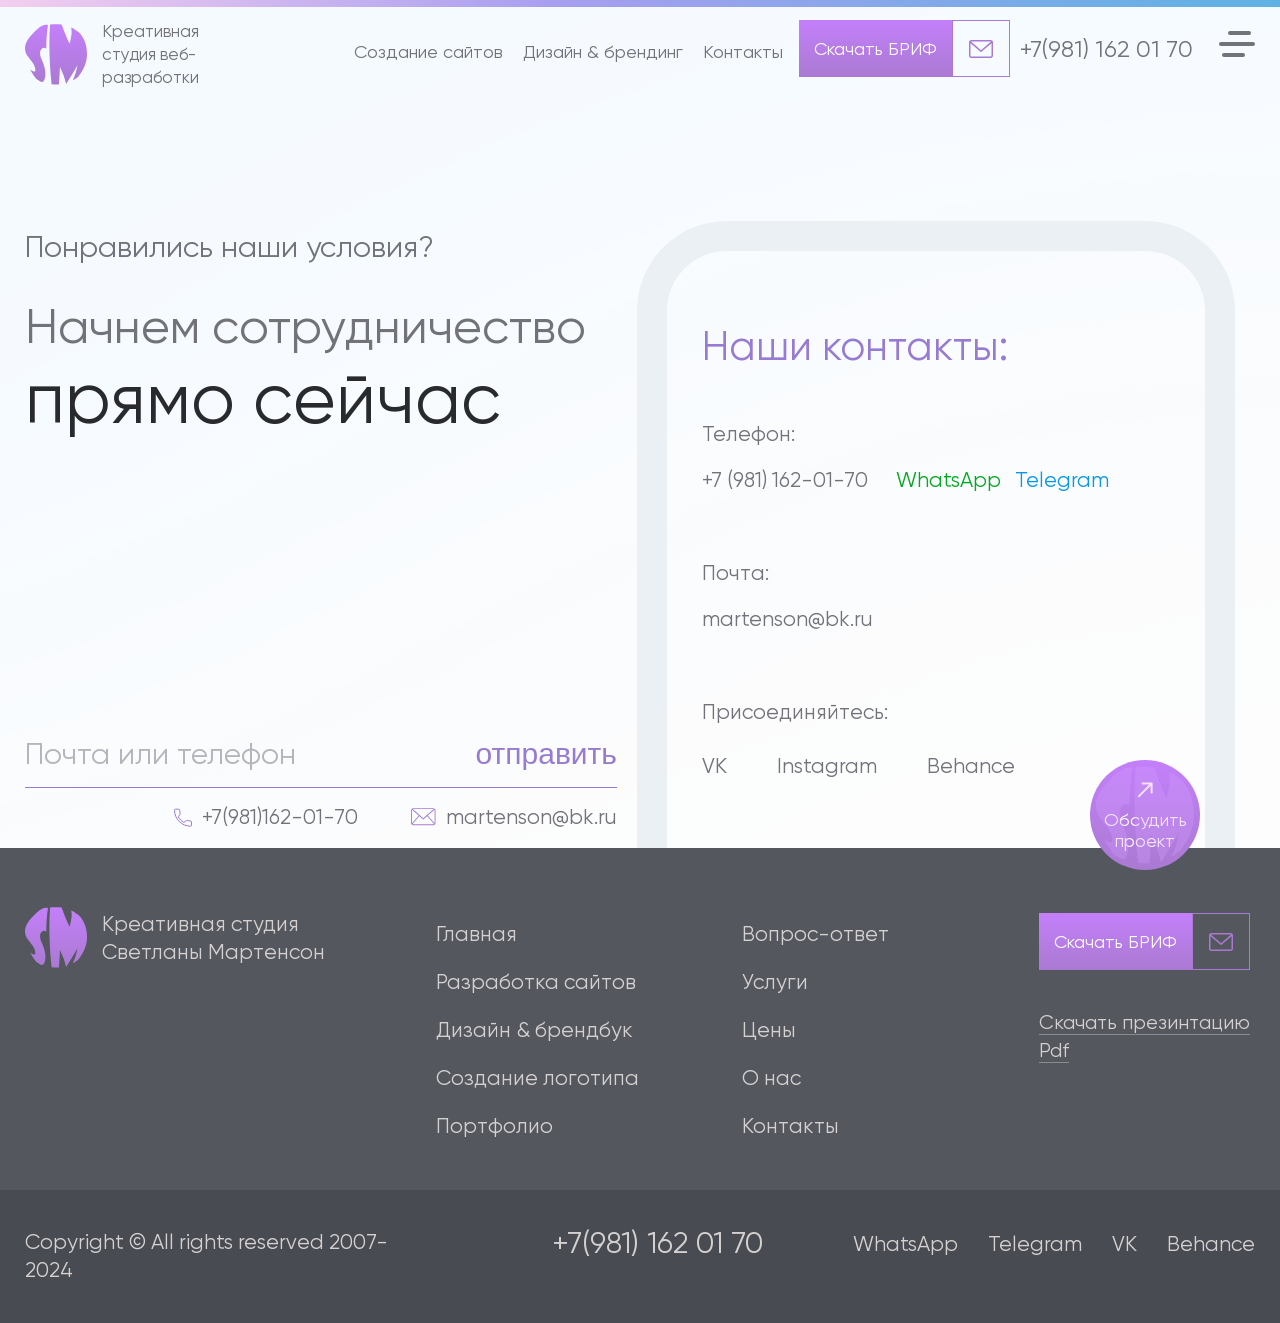
<file: contacts.html>
<!DOCTYPE html>
<html lang="ru">
<head>
	<meta charset="utf-8">
	<meta http-equiv="X-UA-Compatible" content="IE=edge" >
	<meta name="viewport" content="width=device-width, initial-scale=1.0">
	<meta name="description" content="">
	<link rel="stylesheet" type="text/css" href="style.css">
	<link rel="icon" type="image/png" href="favicon/favicon.ico" sizes="16x16">	
	<title></title>
</head>
<body>
	<div class="wrapper">
	<!-- Header -->
	<header>
		<div class="header_site" id="header">
			<div class="left">
				<a href="#" class="logo">
					<img src="img/logo.svg" alt="" loading="logo" />
					<p>Креативная студия веб-разработки</p>
				</a>
			</div>
			<div class="right">
				<ul class="resp_nav">
					<li><a href="#">Создание сайтов</a></li>
					<li><a href="#">Дизайн & брендинг</a></li>
					<li><a href="#">Контакты</a></li>
				</ul>
				<div class="novisible_700">
					<div class="inlines">
						<div class="novisible_600">
							<a href="#" class="pink_link" data-popup-link = "brif">Скачать БРИФ</a>
						</div>
						<div class="dr_contacts_wrapp" id="headerContact">
							<div class="icons_dr_wrapp">
								<div class="soc_dr">
									<ul>
										<li>
											<a href="#" class="gren_hover">
												<svg width="24" height="23" viewBox="0 0 24 23" fill="none" xmlns="http://www.w3.org/2000/svg">
												<path d="M17.3938 13.6588L17.3849 13.7276C15.212 12.7216 14.9847 12.5876 14.7041 12.9786C14.5094 13.2494 13.9422 13.8635 13.7713 14.0452C13.5984 14.2242 13.4264 14.238 13.133 14.1141C12.8365 13.9764 11.8849 13.6872 10.7585 12.751C9.88099 12.0212 9.29206 11.1263 9.11815 10.8509C8.82862 10.3864 9.43435 10.3203 9.98573 9.35103C10.0845 9.15827 10.0341 9.00682 9.96103 8.87005C9.88692 8.73236 9.297 7.38303 9.04996 6.84514C8.81281 6.30908 8.56874 6.377 8.38593 6.377C7.81677 6.33111 7.40076 6.33845 7.03416 6.69276C5.43931 8.32114 5.84148 10.0009 7.2061 11.7872C9.88791 15.0476 11.3168 15.6479 13.9294 16.4814C14.6349 16.6897 15.2782 16.6604 15.7871 16.5924C16.3543 16.5089 17.5331 15.9306 17.7792 15.2835C18.0312 14.6364 18.0312 14.0994 17.957 13.9755C17.8839 13.8516 17.6902 13.7827 17.3938 13.6588Z" fill="#FDFDFD"/>
												<path d="M19.9117 3.56013C12.7719 -3.34181 0.95585 1.66402 0.951208 11.4008C0.951208 13.3471 1.46099 15.2451 2.43228 16.9211L0.857422 22.6429L6.73992 21.1089C14.0803 25.0738 23.1394 19.8089 23.1431 11.4064C23.1431 8.45733 21.9917 5.68188 19.8978 3.59635L19.9117 3.56013ZM21.2879 11.3758C21.2823 18.4634 13.5018 22.8899 7.34814 19.2722L7.01385 19.0735L3.53171 19.9788L4.46492 16.5943L4.24299 16.246C0.413565 10.1501 4.81314 2.18309 12.0671 2.18309C13.2785 2.18004 14.4785 2.41729 15.5976 2.88111C16.7166 3.34492 17.7326 4.02609 18.5866 4.88518C19.4453 5.73349 20.1265 6.74434 20.5902 7.85873C21.054 8.97313 21.2912 10.1687 21.2879 11.3758Z" fill="#FDFDFD"/>
												</svg>
											</a>
										</li>
										<li>
											<a href="#" class="blue_hover">
												<svg width="20" height="17" viewBox="0 0 20 17" fill="none" xmlns="http://www.w3.org/2000/svg">
												<path d="M1.23641 7.06994L18.5914 0.378436C19.3969 0.0874363 20.1004 0.574937 19.8394 1.79294L19.8409 1.79144L16.8859 15.7129C16.6669 16.6999 16.0804 16.9399 15.2599 16.4749L10.7599 13.1584L8.58941 15.2494C8.3494 15.4894 8.14691 15.6919 7.68191 15.6919L8.00141 11.1124L16.3414 3.57794C16.7044 3.25844 16.2604 3.07844 15.7819 3.39644L5.47541 9.88544L1.03241 8.49944C0.0679053 8.19344 0.0469056 7.53494 1.23641 7.06994Z" fill="#FDFDFD"/>
												</svg>
											</a>
										</li>
									</ul>
								</div>
								<a class="mail_link" href="mailto:martenson@bk.ru">
									<svg width="24" height="18" viewBox="0 0 24 18" fill="none" xmlns="http://www.w3.org/2000/svg">
										<path d="M21.75 0H2.25002C1.00928 0 0 1.00928 0 2.25002V15.75C0 16.9907 1.00928 18 2.25002 18H21.75C22.9907 18 24 16.9907 24 15.75V2.25002C24 1.00928 22.9907 0 21.75 0ZM21.75 1.49999C21.8519 1.49999 21.9488 1.52114 22.0374 1.55806L12 10.2576L1.9625 1.55806C2.05354 1.51989 2.15125 1.50015 2.24997 1.49999H21.75ZM21.75 16.5H2.25002C1.8362 16.5 1.49999 16.1638 1.49999 15.75V3.14282L11.5085 11.8169C11.6499 11.9392 11.825 12 12 12C12.175 12 12.3501 11.9392 12.4915 11.8169L22.5 3.14282V15.75C22.5 16.1638 22.1638 16.5 21.75 16.5Z" fill="#AA7AD2"/>
									</svg>
								</a>
							</div>
							<div class="dr_contacts">
								<a href="mailto:martenson@bk.ru" class="mail_link_hover">martenson@bk.ru</a>
								<a class="tel_link" href="tel:+79811620170">+7(981) 162 01 70</a>
							</div>
						</div>
					</div>
				</div>
				<div class="resbtn_wrapp">
					<a type="button" class="respBtn">
						<div>
							<p>Меню</p>
						</div>
						<div>
							<span></span>
							<span></span>
							<span></span>
						</div>
					</a>
				</div>
			</div>
		</div>
		<!-- Modal Nav -->
		<div class="modal_nav">
			<div class="modal_nav_inner">
				<div class="modal_nav_content">
					<button type="button" class="closeModalNav">
						<svg width="24" height="24" viewBox="0 0 24 24" fill="none" xmlns="http://www.w3.org/2000/svg">
							<rect x="1.73242" y="0.805511" width="30.4408" height="2.08909" transform="rotate(45 1.73242 0.805511)" fill="#977AD2"/>
							<rect x="0.255859" y="22.3304" width="30.4408" height="2.08909" transform="rotate(-45 0.255859 22.3304)" fill="#977AD2"/>
						</svg>
					</button>
					<div class="row">
						<div class="novisible_700">
							<div class="modal_nav_header">
								<h3>Главное меню</h3>
							</div>
						</div>
						<div class="visible_700">
							<div class="resp_nax_header">
								<div>
									<a href="#" class="logo">
										<img src="img/logo.svg" alt="" loading="logo" />
									</a>
								</div>
								<div>
									<a href="#" class="brif_link" data-popup-link = "brif">Скачать БРИФ</a>
								</div>
							</div>
						</div>
						<div class="tree_cols_nav">
							<div>
								<ul>
									<li><a href="#">Главная</a></li>
									<li><a href="#">Создание сайтов</a></li>
									<li><a href="#">Дизайн & брендбук</a></li>
								</ul>
							</div>
							<div>
								<ul>
									<li><a href="#">Создание логотипа</a></li>
									<li><a href="#">Вопрос-ответ</a></li>
									<li><a href="#">Портфолио</a></li>
								</ul>
							</div>
							<div>
								<ul>
									<li><a href="#">Услуги</a></li>
									<li><a href="#">О нас</a></li>
									<li><a href="#">Контакты</a></li>
								</ul>
							</div>
						</div>
					</div>
				</div>
				<div class="modal_nav_footer_wrapp">
					<div class="modal_nav_footer">
						<div class="novisible_700">
							<div class="modal_nav_title">
								<h2>Digital Creator</h2>
							</div>
							<a href="#" class="nav_pill">
								<div class="gradient">
									<p>Давайте обсудим Ваш проект</p>
								</div>
								<div>
									<p>Давайте обсудим Ваш проект</p>
								</div>
							</a>
						</div>
						<div class="visible_700">
							<ul class="nav_list">
								<li>
									<a href="mailto:martensonsvetlana@ya.ru">
										<svg width="19" height="14" viewBox="0 0 19 14" fill="none" xmlns="http://www.w3.org/2000/svg">
										<path d="M16.4082 13.3845H1.98346C1.51459 13.384 1.06509 13.1975 0.733564 12.8659C0.402042 12.5344 0.21558 12.0848 0.215088 11.616V2.70738C0.21558 2.23852 0.402042 1.78899 0.733564 1.45744C1.06509 1.12589 1.51459 0.93938 1.98346 0.938843H16.4082C16.8771 0.93938 17.3266 1.12589 17.6581 1.45744C17.9896 1.78899 18.1761 2.23852 18.1766 2.70738V11.616C18.1761 12.0848 17.9896 12.5344 17.6581 12.8659C17.3266 13.1975 16.8771 13.384 16.4082 13.3845ZM1.98346 1.61476C1.69379 1.61507 1.41607 1.73029 1.21126 1.93514C1.00645 2.13998 0.891273 2.41771 0.891005 2.70738V11.616C0.891273 11.9056 1.00645 12.1834 1.21126 12.3882C1.41607 12.5931 1.69379 12.7083 1.98346 12.7086H16.4082C16.6979 12.7083 16.9756 12.5931 17.1804 12.3882C17.3852 12.1834 17.5004 11.9056 17.5007 11.616V2.70738C17.5004 2.41771 17.3852 2.13998 17.1804 1.93514C16.9756 1.73029 16.6979 1.61507 16.4082 1.61476H1.98346Z" fill="#977AD2"/>
										<path d="M9.19568 9.15036C9.1133 9.15041 9.03373 9.12036 8.97195 9.06587L0.827148 1.87614L1.27444 1.3692L9.19568 8.36224L17.1173 1.37005L17.5645 1.87698L9.41974 9.06672C9.3578 9.12106 9.27808 9.15082 9.19568 9.15036Z" fill="#977AD2"/>
										<path d="M0.643311 12.3237L6.11486 6.08919L6.62332 6.53529L1.15177 12.7696L0.643311 12.3237ZM11.7853 6.52887L12.2936 6.08276L17.7653 12.3169L17.257 12.763L11.7853 6.52887Z" fill="#977AD2"/>
										</svg>
										martensonsvetlana@ya.ru
									</a>
								</li>
								<li><a href="tel:+7(981) 162 01 70">+7(981) 162 01 70</a></li>
							</ul>
							<ul class="nav_list_2">
								<li><a href="#">WhatsApp</a></li>
								<li><a href="#">Telegram</a></li>
								<li><a href="#">VK</a></li>
								<li><a href="#">Behance</a></li>
							</ul>
						</div>
					</div>
				</div>
			</div>
		</div>
		<!-- /Modal Nav -->
	</header>
	<!-- /Header -->
	<!-- Content -->
	<div class="content">
	<!-- Section 1 - Contacts Page -->
	<section class="sect_8_mp contacts_sect">
		<div class="row">
			<div class="callback_two_cols callback_two_cols_2">
				<div>
					<div class="callback_content">
						<div class="callback_header">
							<h3>Понравились наши условия?</h3>
							<h2><span>Начнем сотрудничество</span> прямо сейчас</h2>
						</div>
						<div class="callback_fooer">
							<form>
								<div class="formn_templ">
									<div>
										<p class="hideCallText"><a href="#" class="form_link" id="mailCall">Почта</a> или <a href="#" class="form_link" id="telCall">телефон</a></p>
										<div data-id="telCall" class="form_js_input form_tel_input">
											<p class="pl_text"><span data-sub-id="mailCall">your@email.ru</span> или</p>
											<input type="tel" placeholder="x(xxx)xxx-xx-xx" />
										</div>
										<div data-id="mailCall" class="form_js_input form_tel_input">
											<p class="pl_text"><span data-sub-id="telCall">x(xxx)xxx-xx-xx</span> или</p>
											<input type="email" placeholder="your@email.ru" />
										</div>
									</div>
									<div>
										<button type="submit" class="subBtn">отправить</button>
									</div>
								</div>
							</form>
							<div class="contacts_inline">
								<div>
									<a href="tel:+79811620170" class="icon_link">
										<img src="img/tel.svg" alt="" loading="lazy" />
										+7(981)162-01-70
									</a>
								</div>
								<div>
									<a href="mailto:martenson@bk.ru" class="icon_link">
										<img src="img/mail2.svg" alt="" loading="lazy" />
										martenson@bk.ru
									</a>
								</div>
							</div>
						</div>
					</div>
				</div>
				<div>
					<div class="contacts_box">
						<h3>Наши контакты:</h3>
						<div class="contacts_item">
							<h4>Телефон:</h4>
							<ul class="list_1">
								<li><a href="tel:+79811620170">+7 (981) 162-01-70</a></li>
								<li></li>
								<li><a href="#" style="font-size: 21px; line-height: 34px; color:#07A724;">WhatsApp</a></li>
								<li><a href="#" style="font-size: 21px; line-height: 34px; color:#0998E7;">Telegram</a></li>
							</ul>
						</div>
						<div class="contacts_item">
							<h4>Почта:</h4>
							<ul>
								<li><a href="mailto:martenson@bk.ru">martenson@bk.ru</a></li>
							</ul>
						</div>
						<div class="contacts_item">
							<h4>Присоединяйтесь:</h4>
							<ul class="list_2">
								<li><a href="#" data-hover-color = "#2693E0">VK</a></li>
								<li><a href="#" data-hover-color = "#F981FF">Instagram</a></li>
								<li><a href="#" data-hover-color = "#3779F4">Behance</a></li>
							</ul>
						</div>
					</div>
				</div>
			</div>
		</div>
	</section>
	<!-- /Section 1 - Contacts Page -->
	</div>
	<!-- /Content -->
	<!-- Footer -->
	<footer class="footer_section">
		<div class="row">
			<div class="footer_templ">
				<div>
					<a href="#" class="logo_footer">
						<img src="img/logo.svg" alt="" loading="logo" />
						<p>Креативная студия Светланы Мартенсон</p>
					</a>
				</div>
				<div>
					<div class="navs_inline">
						<div>
							<ul class="footer_nav">
								<li><a href="#">Главная</a></li>
								<li><a href="#">Разработка сайтов</a></li>
								<li><a href="#">Дизайн & брендбук</a></li>
								<li><a href="#">Создание логотипа</a></li>
								<li><a href="#">Портфолио</a></li>
							</ul>
						</div>
						<div>
							<ul class="footer_nav">
								<li><a href="#">Вопрос-ответ</a></li>
								<li><a href="#">Услуги</a></li>
								<li><a href="#">Цены</a></li>
								<li><a href="#">О нас</a></li>
								<li><a href="#">Контакты</a></li>
							</ul>
						</div>
					</div>
				</div>
				<div>
					<div class="pink_box footer_pink_link">
						<div>
							<a href="#" class="pink_link" data-popup-link = "brif">Скачать БРИФ</a>
						</div>
						<div>
							<a class="mail_link" href="mailto:">
								<img src="img/mail.svg" alt="" loading="logo" />
							</a>
						</div>
					</div>
					<div>
						<a href="#" class="link_2">Скачать презинтацию Pdf</a>
					</div>
				</div>
			</div>
		</div>
		<div class="footer_bottom">
			<div class="row">
				<div class="novisible_480">
					<div class="footer_bottom_templ">
						<div>
							<p>Сopyright © All rights reserved 2007-2024</p>
						</div>
						<div>
							<div class="footer_inline">
								<div>
									<a href="tel:+79811620170" class="tel_link_2">+7(981) 162 01 70</a>
								</div>
								<div>
									<ul class="soc_list">
										<li><a href="#" data-hover-color = "#07A724">WhatsApp</a></li>
										<li><a href="#" data-hover-color = "#0998E6">Telegram</a></li>
										<li><a href="#" data-hover-color = "#2693E0">VK</a></li>
										<li><a href="#" data-hover-color = "#3779F4">Behance </a></li>
									</ul>
								</div>
							</div>
						</div>
					</div>
				</div>
				<div class="visible_480">
					<div class="resp_footer_templ">
						<div>
							<a href="tel:+79811620170" class="resp_tel_link">+7(981) 162 01 70</a>
						</div>
						<ul class="resp_soc_links">
							<li><a href="#" class="green">WhatsApp</a></li>
							<li><a href="#" class="blue">Telegram</a></li>
						</ul>
						<ul class="resp_soc_links_2">
							<li><a href="#" data-hover-color = "#2693E0">VK</a></li>
							<li><a href="#" data-hover-color = "#F981FF">Instagram</a></li>
							<li><a href="#" data-hover-color = "#3779F4">Behance</a></li>
						</ul>
						<div class="corp_resp">
							<p>Сopyright © All rights reserved 2007-2024</p>
						</div>
					</div>
				</div>
			</div>
		</div>
	</footer>
	<!-- /Footer -->
	<!-- Callback Btn -->
	<a href="#" class="callbackFixed" data-popup-link = "callback">
		<img class="callbackFixed_logo" src="img/callback.svg" alt="" loading="lazy" />
		<svg width="16" height="16" viewBox="0 0 16 16" fill="none" xmlns="http://www.w3.org/2000/svg">
		<path d="M15.6208 1.57253C15.6209 1.02025 15.1732 0.572495 14.6209 0.572445L5.62093 0.571645C5.06865 0.571596 4.62089 1.01927 4.62084 1.57156C4.6208 2.12384 5.06847 2.5716 5.62076 2.57165L13.6208 2.57236L13.62 10.5724C13.62 11.1246 14.0677 11.5724 14.62 11.5724C15.1722 11.5725 15.62 11.1248 15.62 10.5725L15.6208 1.57253ZM1.99269 15.6124L15.3279 2.27962L13.9138 0.865276L0.578601 14.1981L1.99269 15.6124Z" fill="white"/>
		</svg>
		<p>Обсудить проект</p>
	</a>
	<!-- /Callback Btn -->
	<!-- Popup -->
	<div class="popup" data-popup = "callback">
		<button type="button" class="close">
			<svg role="presentation" class="t-popup__close-icon" width="23px" height="23px" viewBox="0 0 23 23" version="1.1" xmlns="http://www.w3.org/2000/svg" xmlns:xlink="http://www.w3.org/1999/xlink"><g stroke="none" stroke-width="1" fill="#fff" fill-rule="evenodd"><rect transform="translate(11.313708, 11.313708) rotate(-45.000000) translate(-11.313708, -11.313708) " x="10.3137085" y="-3.6862915" width="2" height="30"></rect><rect transform="translate(11.313708, 11.313708) rotate(-315.000000) translate(-11.313708, -11.313708) " x="10.3137085" y="-3.6862915" width="2" height="30"></rect></g></svg>
		</button>
		<div class="popup_content">
			<div class="popup_title">
				<h3>Заполните форму</h3>
				<p>Укажите, пожалуйста, ваши контакты для связи</p>
			</div>
			<div class="popup_input_wrapp">
				<input type="text" name="#" placeholder="Ваше имя" />
			</div>
			<div class="popup_input_wrapp">
				<input type="text" name="#" placeholder="Почта" />
			</div>
			<div class="popup_input_wrapp">
				<input type="tel" name="#" placeholder="Телефон" />
			</div>
			<div class="popup_input_wrapp">
				<select name="#">
					<option value="">Тип проекта</option>
					<option value="Разработка сайта">Разработка сайта</option>
					<option value="Редизайн">Редизайн</option>
					<option value="Логотип">Логотип</option>
					<option value="Брендбук">Брендбук</option>
					<option value="Другое">Другое</option>
				</select>
			</div>
			<div class="checkboxes_wrapp">
				<h3>Какой способ связи вам подходит?</h3>
				<div class="checkboxes">
					<div>
						<label class="checkbox" for="ch_1">
							<input id="ch_1" type="radio" name="messager" />
							<span>Telegram</span>
						</label>
					</div>
					<div>
						<label class="checkbox" for="ch_2">
							<input id="ch_2" type="radio" name="messager" />
							<span>WhatsApp</span>
						</label>
					</div>
					<div>
						<label class="checkbox" for="ch_3">
							<input id="ch_3" type="radio" name="messager" />
							<span>E-mail</span>
						</label>
					</div>
				</div>
			</div>
			<div class="subBtnPopup_wrapp">
				<button type="submit" class="subBtnPopup">Отправить</button>
			</div>
		</div>
	</div>
	<div class="popup_bg"></div>
	<!-- /Popup -->
	</div>
	<link rel="stylesheet" type="text/css" href="responsive.css">
	<link rel="stylesheet" type="text/css" href="vendors/css/fancybox.css">
	<link rel="stylesheet" type="text/css" href="vendors/css/slick.css">
	<script src="vendors/js/jquery.js"></script>
	<script src="vendors/js/fancybox.js"></script>
	<script src="vendors/js/slick.min.js"></script>
	<script src="vendors/js/inputmask.js"></script>
	<script src="vendors/js/marquee.js"></script>
	<script src="js/scripts.js"></script>
</body>
</html>
</file>
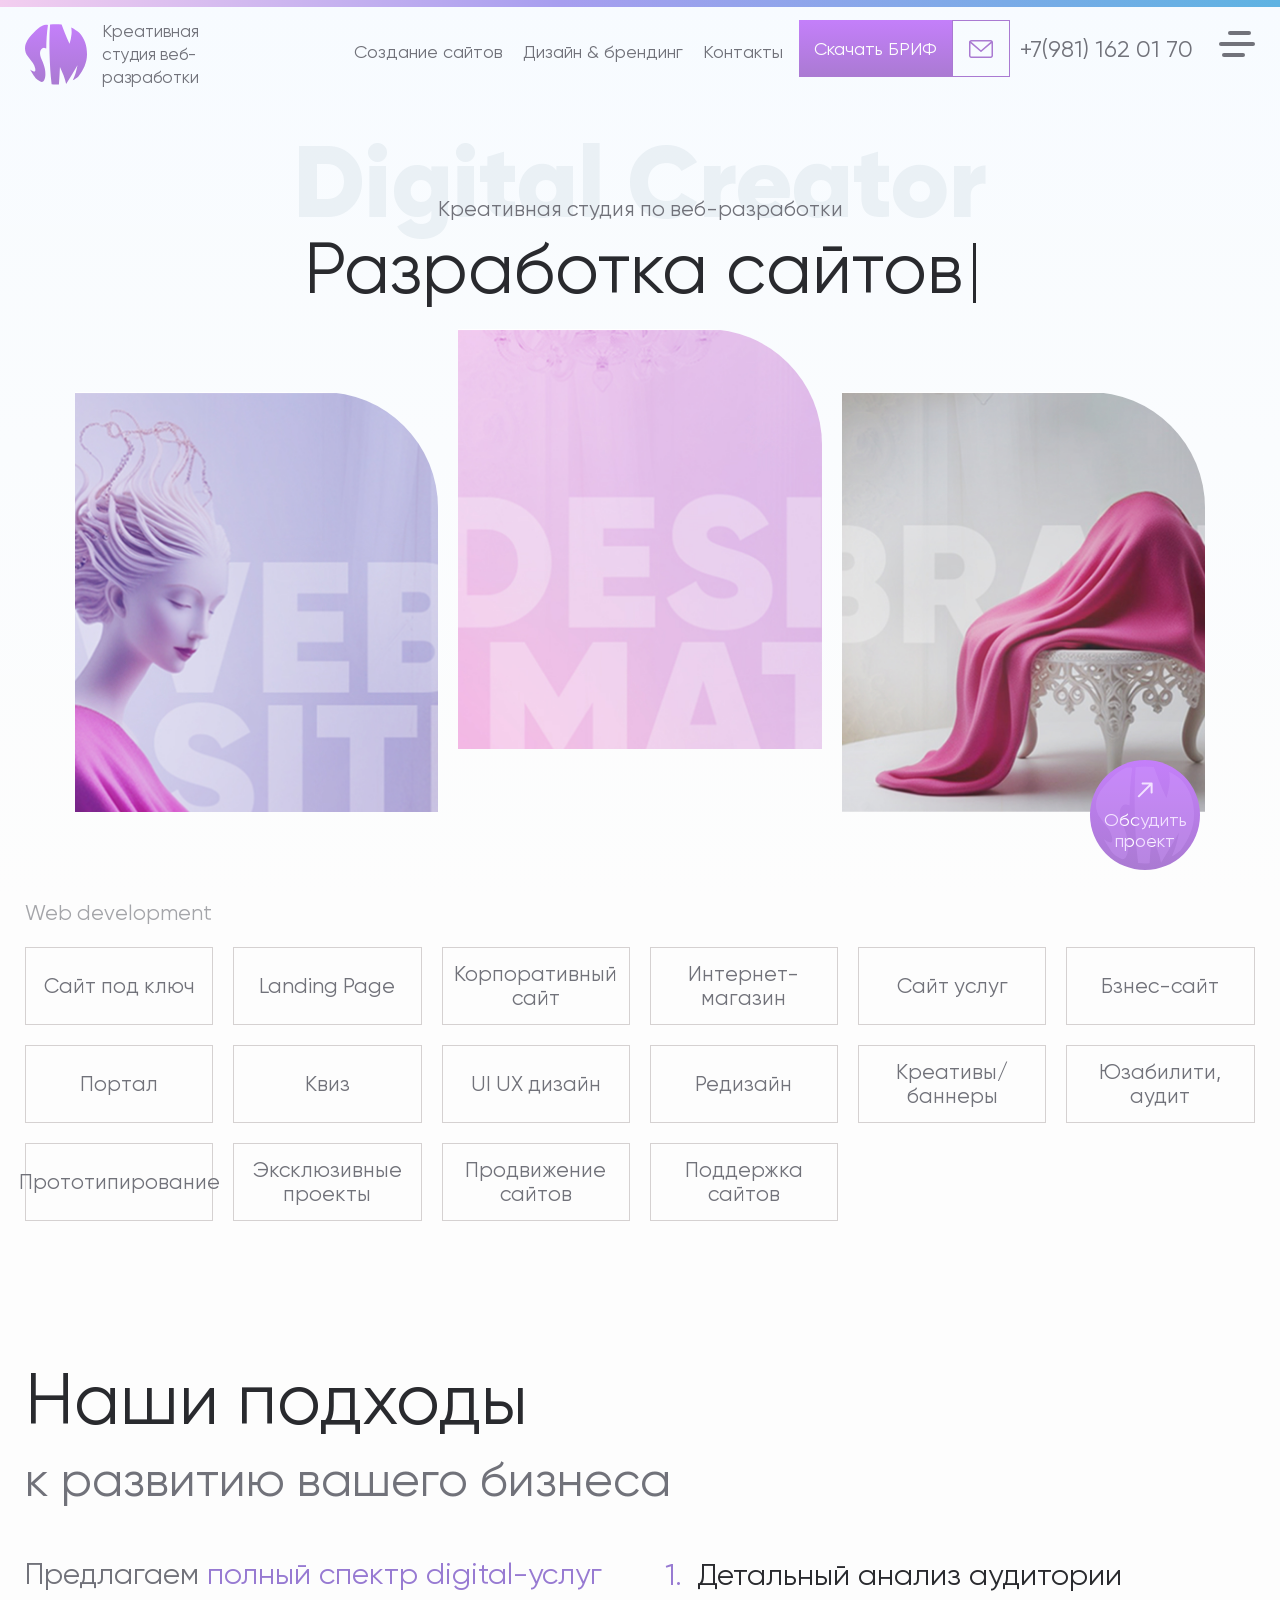
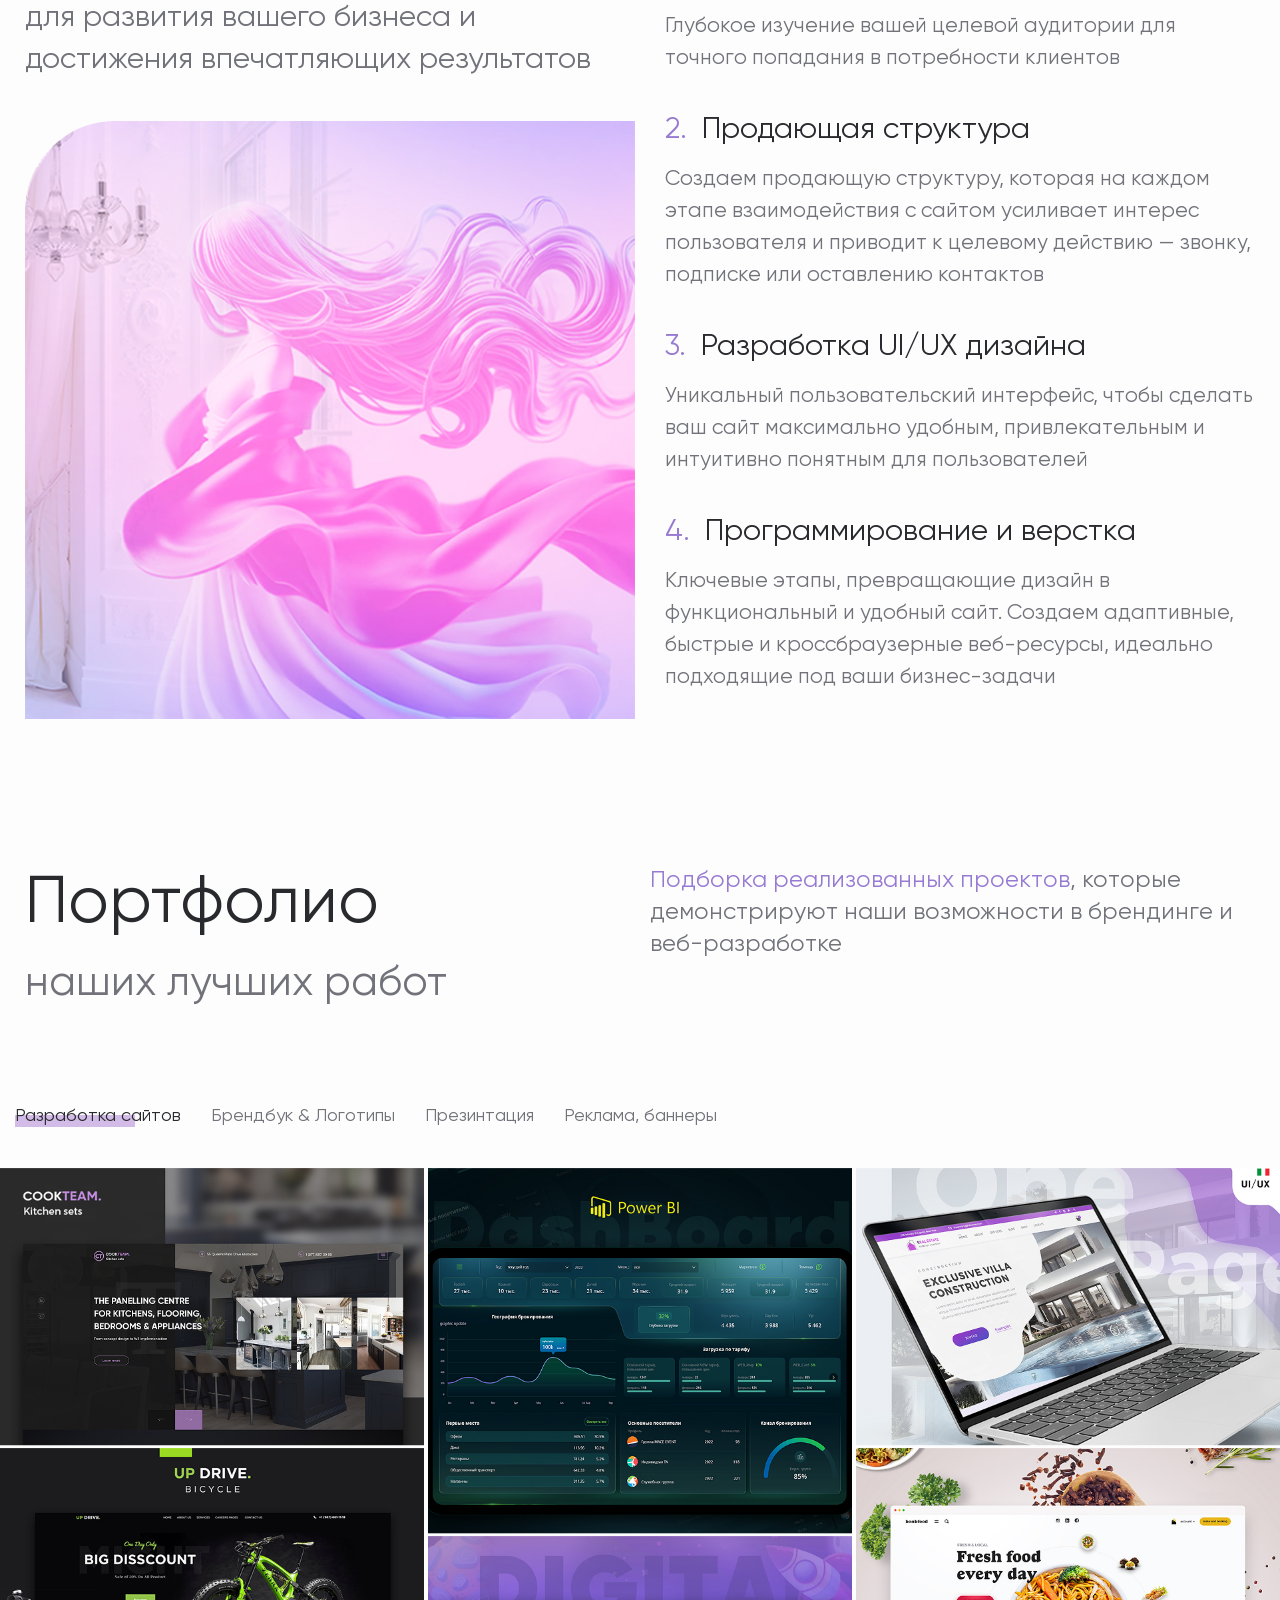
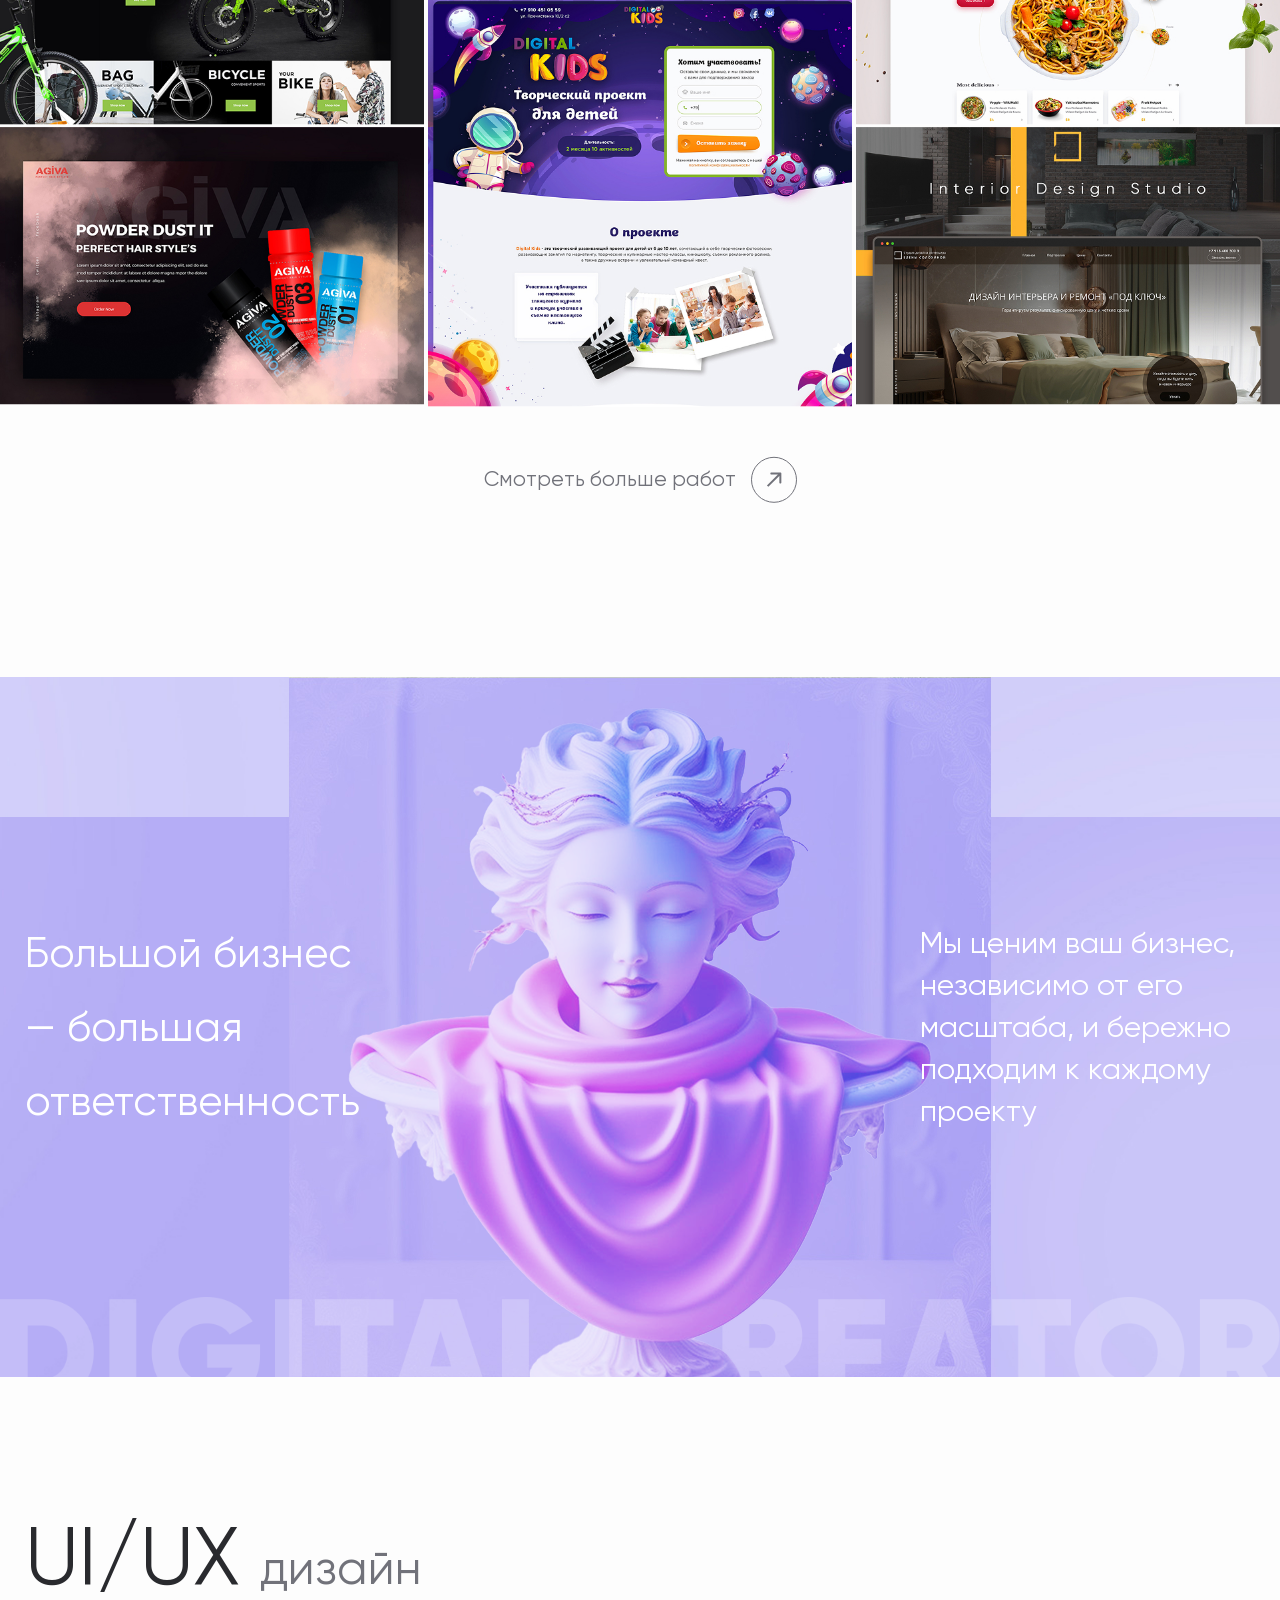
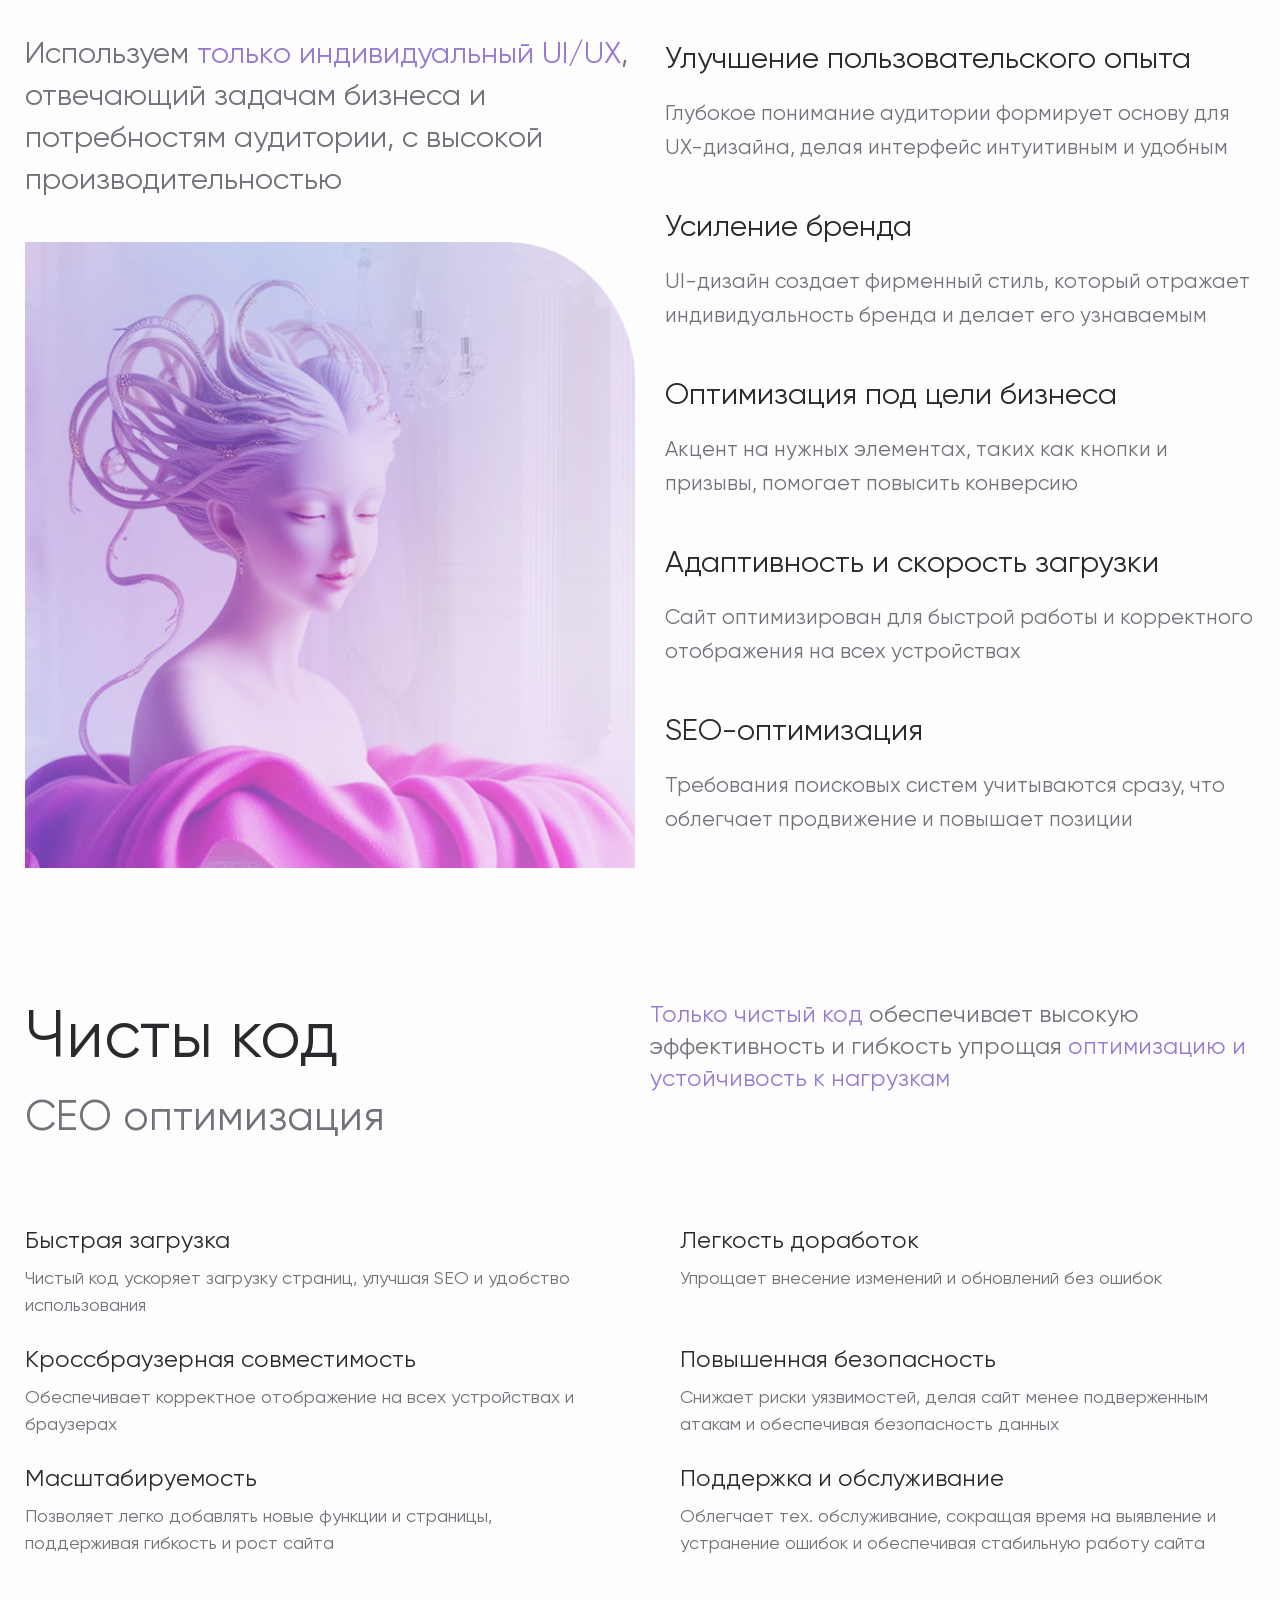
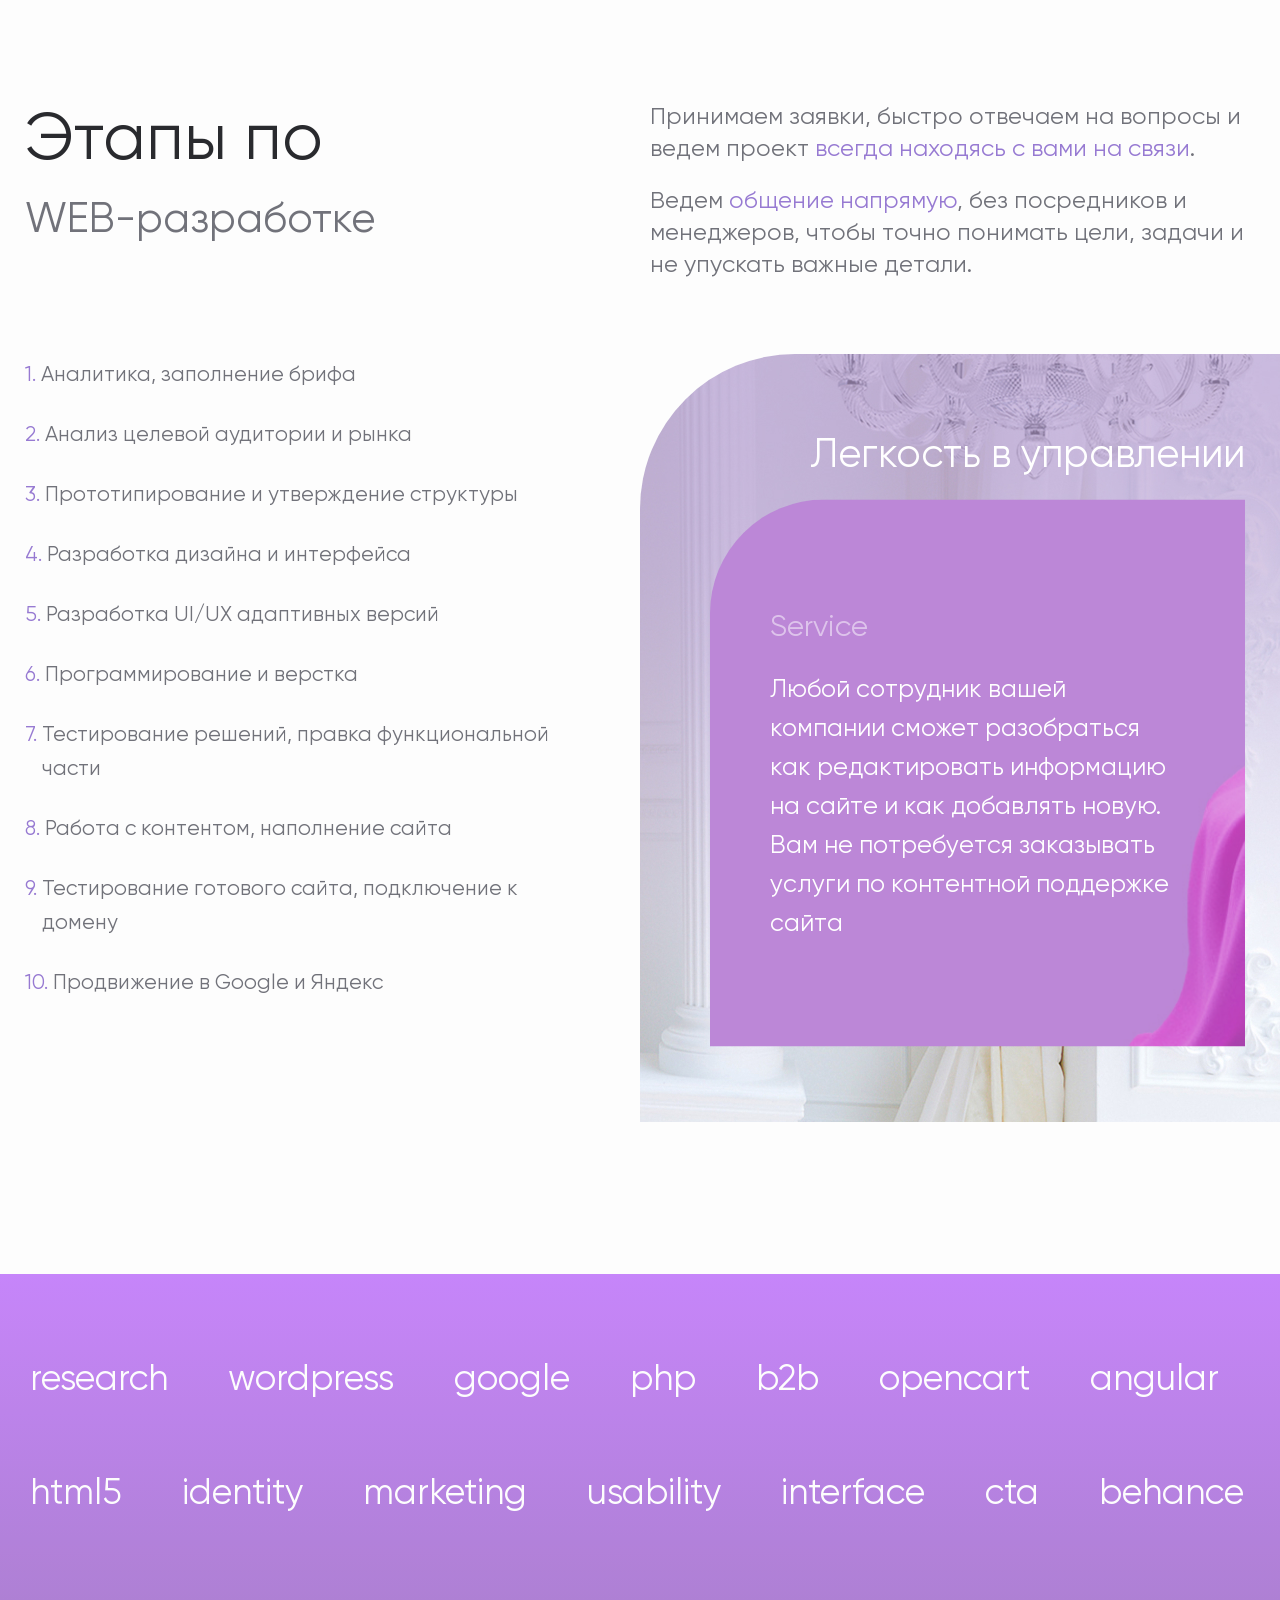
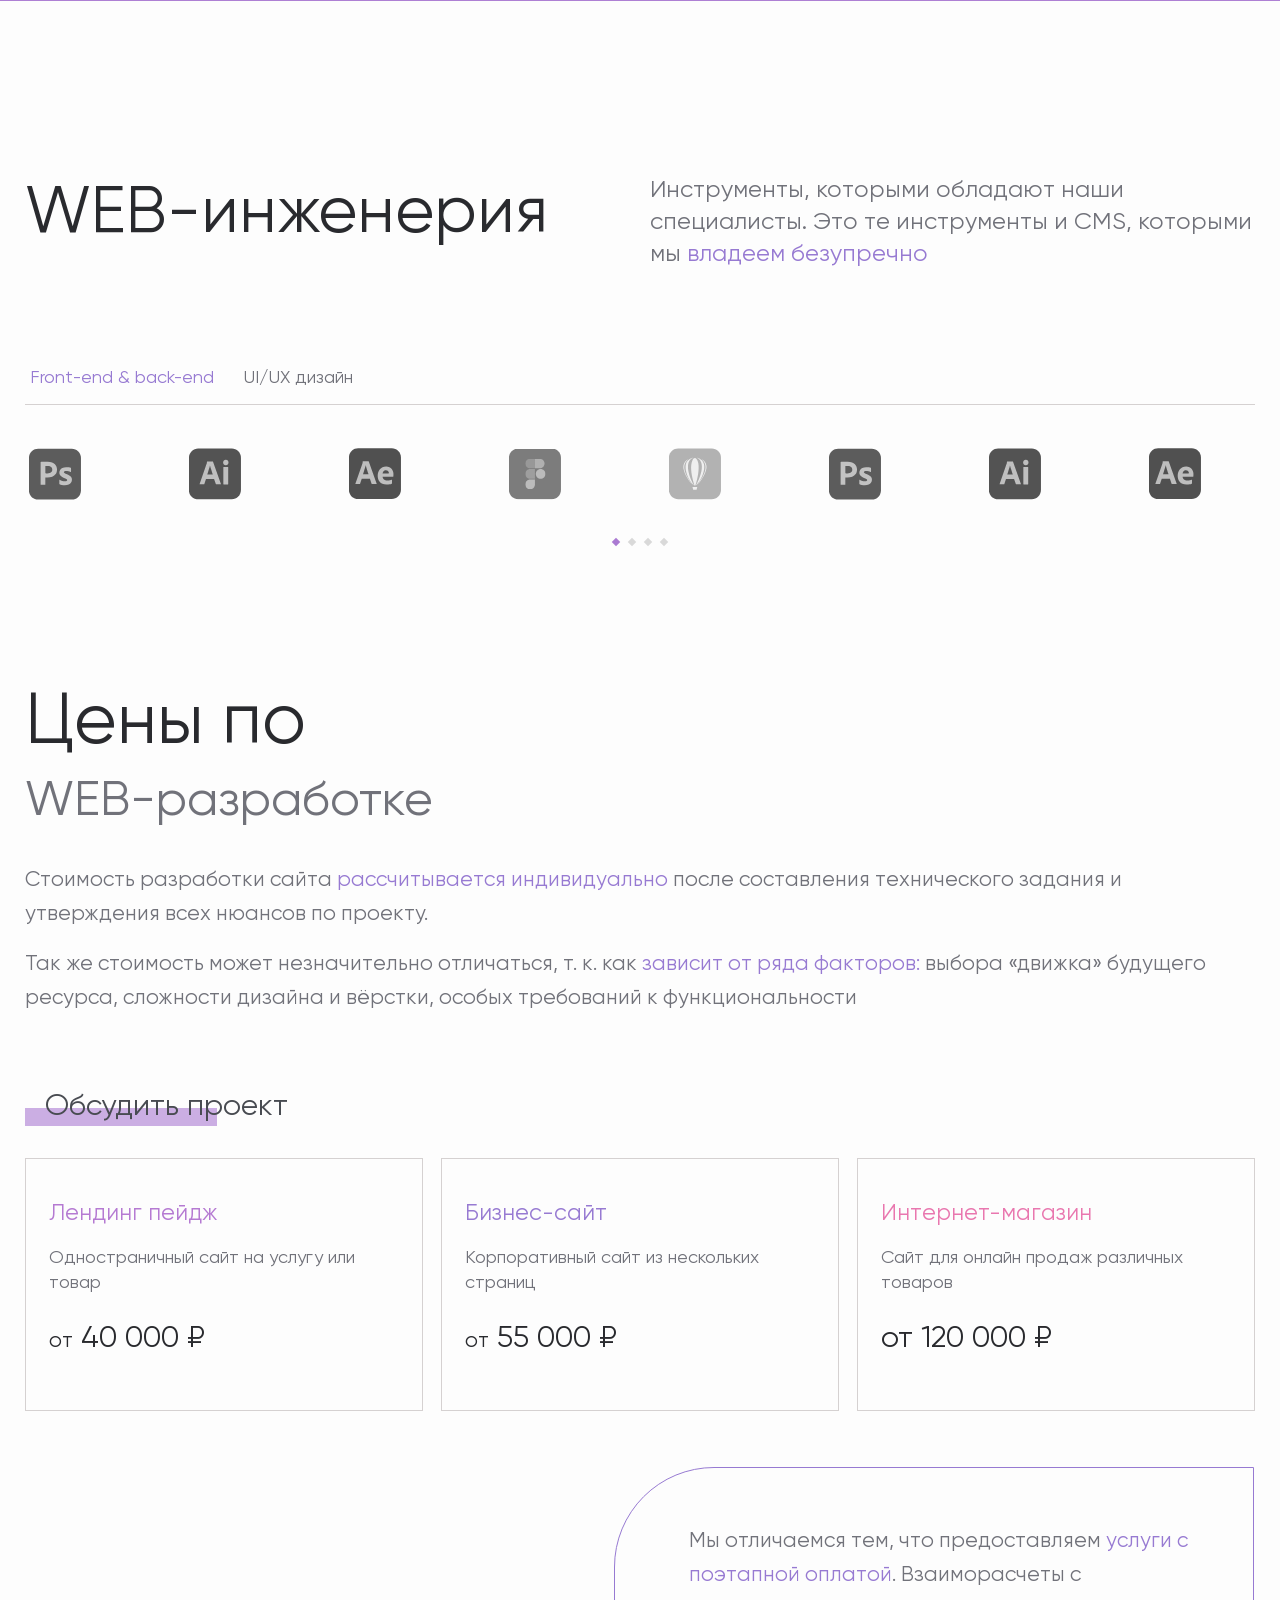
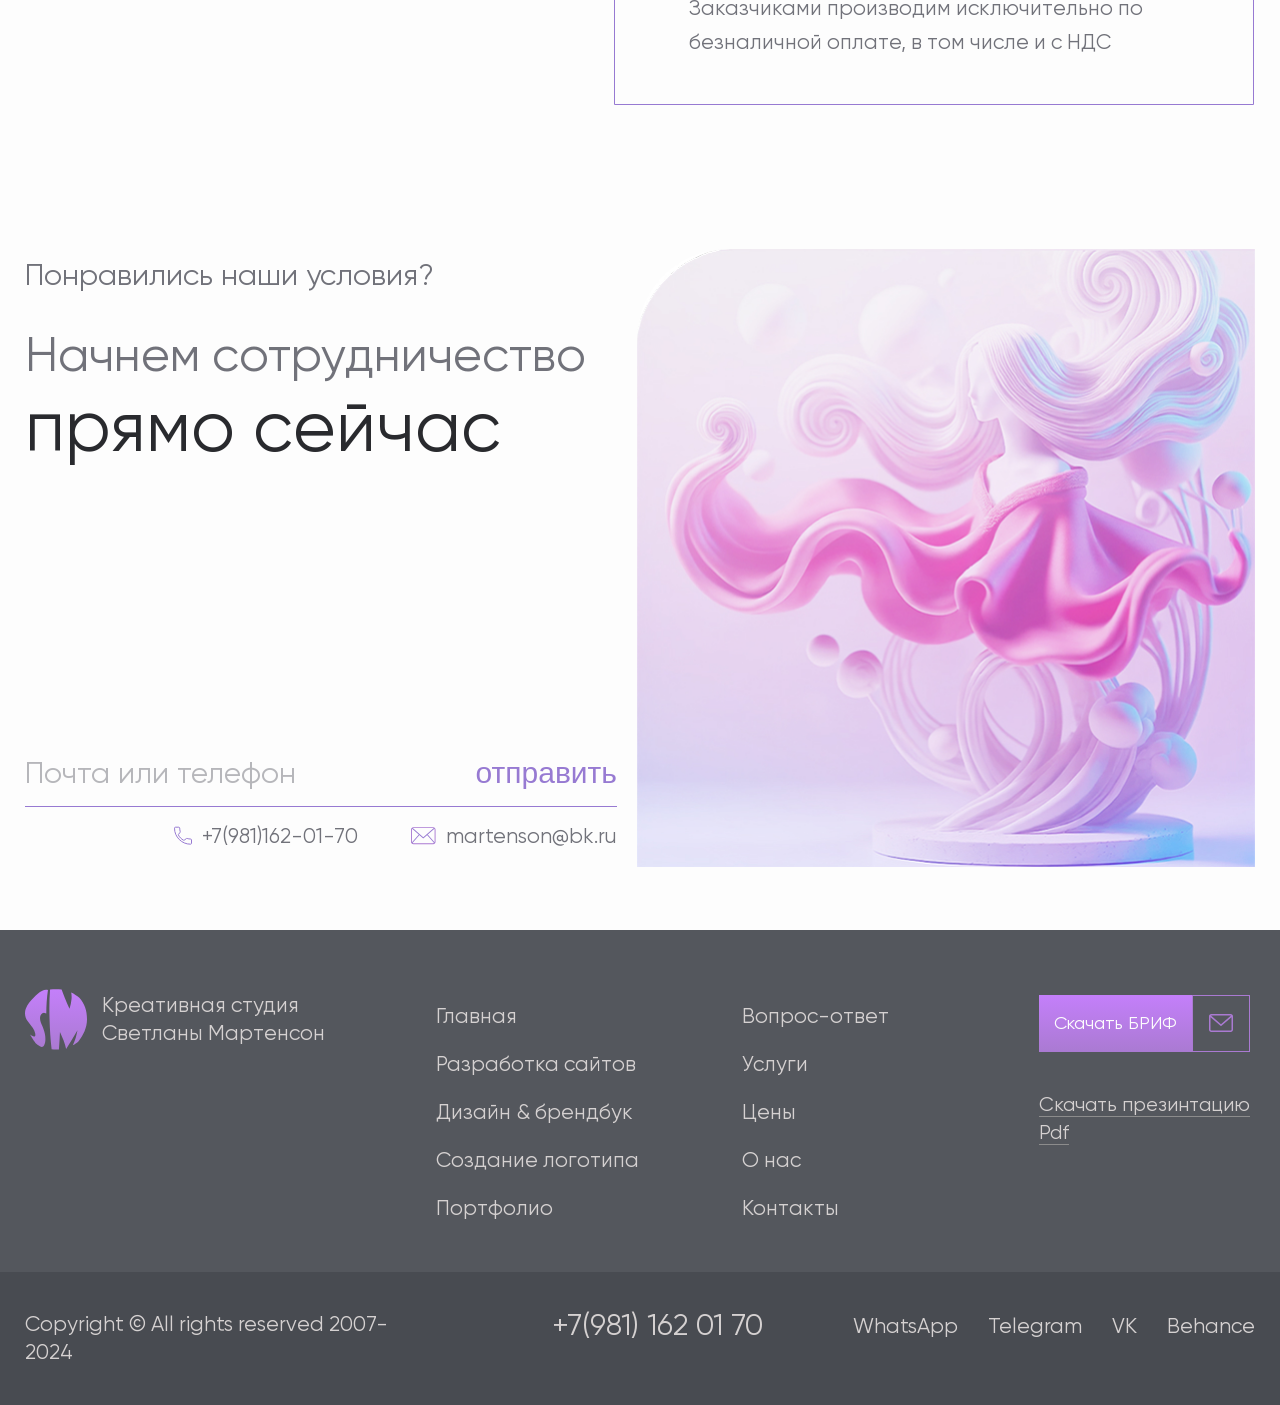
<file: digital.html>
<!DOCTYPE html>
<html lang="ru">
<head>
	<meta charset="utf-8">
	<meta http-equiv="X-UA-Compatible" content="IE=edge" >
	<meta name="viewport" content="width=device-width, initial-scale=1.0">
	<meta name="description" content="">
	<link rel="stylesheet" type="text/css" href="style.css">
	<link rel="icon" type="image/png" href="favicon/favicon.ico" sizes="16x16">	
	<title></title>
</head>
<body>
	<div class="wrapper">
	<!-- Header -->
	<header>
		<div class="header_site" id="header">
			<div class="left">
				<a href="#" class="logo">
					<img src="img/logo.svg" alt="" loading="logo" />
					<p>Креативная студия веб-разработки</p>
				</a>
			</div>
			<div class="right">
				<ul class="resp_nav">
					<li><a href="#">Создание сайтов</a></li>
					<li><a href="#">Дизайн & брендинг</a></li>
					<li><a href="#">Контакты</a></li>
				</ul>
				<div class="novisible_700">
					<div class="inlines">
						<div class="novisible_600">
							<a href="#" class="pink_link" data-popup-link = "brif">Скачать БРИФ</a>
						</div>
						<div class="dr_contacts_wrapp" id="headerContact">
							<div class="icons_dr_wrapp">
								<div class="soc_dr">
									<ul>
										<li>
											<a href="#" class="gren_hover">
												<svg width="24" height="23" viewBox="0 0 24 23" fill="none" xmlns="http://www.w3.org/2000/svg">
												<path d="M17.3938 13.6588L17.3849 13.7276C15.212 12.7216 14.9847 12.5876 14.7041 12.9786C14.5094 13.2494 13.9422 13.8635 13.7713 14.0452C13.5984 14.2242 13.4264 14.238 13.133 14.1141C12.8365 13.9764 11.8849 13.6872 10.7585 12.751C9.88099 12.0212 9.29206 11.1263 9.11815 10.8509C8.82862 10.3864 9.43435 10.3203 9.98573 9.35103C10.0845 9.15827 10.0341 9.00682 9.96103 8.87005C9.88692 8.73236 9.297 7.38303 9.04996 6.84514C8.81281 6.30908 8.56874 6.377 8.38593 6.377C7.81677 6.33111 7.40076 6.33845 7.03416 6.69276C5.43931 8.32114 5.84148 10.0009 7.2061 11.7872C9.88791 15.0476 11.3168 15.6479 13.9294 16.4814C14.6349 16.6897 15.2782 16.6604 15.7871 16.5924C16.3543 16.5089 17.5331 15.9306 17.7792 15.2835C18.0312 14.6364 18.0312 14.0994 17.957 13.9755C17.8839 13.8516 17.6902 13.7827 17.3938 13.6588Z" fill="#FDFDFD"/>
												<path d="M19.9117 3.56013C12.7719 -3.34181 0.95585 1.66402 0.951208 11.4008C0.951208 13.3471 1.46099 15.2451 2.43228 16.9211L0.857422 22.6429L6.73992 21.1089C14.0803 25.0738 23.1394 19.8089 23.1431 11.4064C23.1431 8.45733 21.9917 5.68188 19.8978 3.59635L19.9117 3.56013ZM21.2879 11.3758C21.2823 18.4634 13.5018 22.8899 7.34814 19.2722L7.01385 19.0735L3.53171 19.9788L4.46492 16.5943L4.24299 16.246C0.413565 10.1501 4.81314 2.18309 12.0671 2.18309C13.2785 2.18004 14.4785 2.41729 15.5976 2.88111C16.7166 3.34492 17.7326 4.02609 18.5866 4.88518C19.4453 5.73349 20.1265 6.74434 20.5902 7.85873C21.054 8.97313 21.2912 10.1687 21.2879 11.3758Z" fill="#FDFDFD"/>
												</svg>
											</a>
										</li>
										<li>
											<a href="#" class="blue_hover">
												<svg width="20" height="17" viewBox="0 0 20 17" fill="none" xmlns="http://www.w3.org/2000/svg">
												<path d="M1.23641 7.06994L18.5914 0.378436C19.3969 0.0874363 20.1004 0.574937 19.8394 1.79294L19.8409 1.79144L16.8859 15.7129C16.6669 16.6999 16.0804 16.9399 15.2599 16.4749L10.7599 13.1584L8.58941 15.2494C8.3494 15.4894 8.14691 15.6919 7.68191 15.6919L8.00141 11.1124L16.3414 3.57794C16.7044 3.25844 16.2604 3.07844 15.7819 3.39644L5.47541 9.88544L1.03241 8.49944C0.0679053 8.19344 0.0469056 7.53494 1.23641 7.06994Z" fill="#FDFDFD"/>
												</svg>
											</a>
										</li>
									</ul>
								</div>
								<a class="mail_link" href="mailto:martenson@bk.ru">
									<svg width="24" height="18" viewBox="0 0 24 18" fill="none" xmlns="http://www.w3.org/2000/svg">
										<path d="M21.75 0H2.25002C1.00928 0 0 1.00928 0 2.25002V15.75C0 16.9907 1.00928 18 2.25002 18H21.75C22.9907 18 24 16.9907 24 15.75V2.25002C24 1.00928 22.9907 0 21.75 0ZM21.75 1.49999C21.8519 1.49999 21.9488 1.52114 22.0374 1.55806L12 10.2576L1.9625 1.55806C2.05354 1.51989 2.15125 1.50015 2.24997 1.49999H21.75ZM21.75 16.5H2.25002C1.8362 16.5 1.49999 16.1638 1.49999 15.75V3.14282L11.5085 11.8169C11.6499 11.9392 11.825 12 12 12C12.175 12 12.3501 11.9392 12.4915 11.8169L22.5 3.14282V15.75C22.5 16.1638 22.1638 16.5 21.75 16.5Z" fill="#AA7AD2"/>
									</svg>
								</a>
							</div>
							<div class="dr_contacts">
								<a href="mailto:martenson@bk.ru" class="mail_link_hover">martenson@bk.ru</a>
								<a class="tel_link" href="tel:+79811620170">+7(981) 162 01 70</a>
							</div>
						</div>
					</div>
				</div>
				<div class="resbtn_wrapp">
					<a type="button" class="respBtn">
						<div>
							<p>Меню</p>
						</div>
						<div>
							<span></span>
							<span></span>
							<span></span>
						</div>
					</a>
				</div>
			</div>
		</div>
		<!-- Modal Nav -->
		<div class="modal_nav">
			<div class="modal_nav_inner">
				<div class="modal_nav_content">
					<button type="button" class="closeModalNav">
						<svg width="24" height="24" viewBox="0 0 24 24" fill="none" xmlns="http://www.w3.org/2000/svg">
							<rect x="1.73242" y="0.805511" width="30.4408" height="2.08909" transform="rotate(45 1.73242 0.805511)" fill="#977AD2"/>
							<rect x="0.255859" y="22.3304" width="30.4408" height="2.08909" transform="rotate(-45 0.255859 22.3304)" fill="#977AD2"/>
						</svg>
					</button>
					<div class="row">
						<div class="novisible_700">
							<div class="modal_nav_header">
								<h3>Главное меню</h3>
							</div>
						</div>
						<div class="visible_700">
							<div class="resp_nax_header">
								<div>
									<a href="#" class="logo">
										<img src="img/logo.svg" alt="" loading="logo" />
									</a>
								</div>
								<div>
									<a href="#" class="brif_link" data-popup-link = "brif">Скачать БРИФ</a>
								</div>
							</div>
						</div>
						<div class="tree_cols_nav">
							<div>
								<ul>
									<li><a href="#">Главная</a></li>
									<li><a href="#">Создание сайтов</a></li>
									<li><a href="#">Дизайн & брендбук</a></li>
								</ul>
							</div>
							<div>
								<ul>
									<li><a href="#">Создание логотипа</a></li>
									<li><a href="#">Вопрос-ответ</a></li>
									<li><a href="#">Портфолио</a></li>
								</ul>
							</div>
							<div>
								<ul>
									<li><a href="#">Услуги</a></li>
									<li><a href="#">О нас</a></li>
									<li><a href="#">Контакты</a></li>
								</ul>
							</div>
						</div>
					</div>
				</div>
				<div class="modal_nav_footer_wrapp">
					<div class="modal_nav_footer">
						<div class="novisible_700">
							<div class="modal_nav_title">
								<h2>Digital Creator</h2>
							</div>
							<a href="#" class="nav_pill">
								<div class="gradient">
									<p>Давайте обсудим Ваш проект</p>
								</div>
								<div>
									<p>Давайте обсудим Ваш проект</p>
								</div>
							</a>
						</div>
						<div class="visible_700">
							<ul class="nav_list">
								<li>
									<a href="mailto:martensonsvetlana@ya.ru">
										<svg width="19" height="14" viewBox="0 0 19 14" fill="none" xmlns="http://www.w3.org/2000/svg">
										<path d="M16.4082 13.3845H1.98346C1.51459 13.384 1.06509 13.1975 0.733564 12.8659C0.402042 12.5344 0.21558 12.0848 0.215088 11.616V2.70738C0.21558 2.23852 0.402042 1.78899 0.733564 1.45744C1.06509 1.12589 1.51459 0.93938 1.98346 0.938843H16.4082C16.8771 0.93938 17.3266 1.12589 17.6581 1.45744C17.9896 1.78899 18.1761 2.23852 18.1766 2.70738V11.616C18.1761 12.0848 17.9896 12.5344 17.6581 12.8659C17.3266 13.1975 16.8771 13.384 16.4082 13.3845ZM1.98346 1.61476C1.69379 1.61507 1.41607 1.73029 1.21126 1.93514C1.00645 2.13998 0.891273 2.41771 0.891005 2.70738V11.616C0.891273 11.9056 1.00645 12.1834 1.21126 12.3882C1.41607 12.5931 1.69379 12.7083 1.98346 12.7086H16.4082C16.6979 12.7083 16.9756 12.5931 17.1804 12.3882C17.3852 12.1834 17.5004 11.9056 17.5007 11.616V2.70738C17.5004 2.41771 17.3852 2.13998 17.1804 1.93514C16.9756 1.73029 16.6979 1.61507 16.4082 1.61476H1.98346Z" fill="#977AD2"/>
										<path d="M9.19568 9.15036C9.1133 9.15041 9.03373 9.12036 8.97195 9.06587L0.827148 1.87614L1.27444 1.3692L9.19568 8.36224L17.1173 1.37005L17.5645 1.87698L9.41974 9.06672C9.3578 9.12106 9.27808 9.15082 9.19568 9.15036Z" fill="#977AD2"/>
										<path d="M0.643311 12.3237L6.11486 6.08919L6.62332 6.53529L1.15177 12.7696L0.643311 12.3237ZM11.7853 6.52887L12.2936 6.08276L17.7653 12.3169L17.257 12.763L11.7853 6.52887Z" fill="#977AD2"/>
										</svg>
										martensonsvetlana@ya.ru
									</a>
								</li>
								<li><a href="tel:+7(981) 162 01 70">+7(981) 162 01 70</a></li>
							</ul>
							<ul class="nav_list_2">
								<li><a href="#">WhatsApp</a></li>
								<li><a href="#">Telegram</a></li>
								<li><a href="#">VK</a></li>
								<li><a href="#">Behance</a></li>
							</ul>
						</div>
					</div>
				</div>
			</div>
		</div>
		<!-- /Modal Nav -->
	</header>
	<!-- /Header -->
	<!-- Content -->
	<div class="content">
	<!-- Section 1 - Digital Page -->
	<section class="promo">
		<h1 class="promo_h1">Digital Creator</h1>
		<div class="row">
			<div class="h1_descript">
				<p>Креативная студия по веб-разработки</p>
				<h2 class="title_height">Разработка сайтов<span class="cursor"></span></h2>
				<div class="animate_title">
					<h2  class="typewrite" data-period="2000" data-type='[ "Разработка сайтов" ]'>
					    <span class="wrap">Разработка сайтов<span class="cursor"></span></span>
					</h2>
				</div>
			</div>
		</div>
		<div class="promo_thumbs">
			<div class="promo_thumb">
				<!-- <img src="img/1.jpg" alt="" loading="logo" /> -->
				<video id="video_2" src="video/7.mp4" autoplay="true" muted="true" playsinline="" loop="true" poster="img/2.jpg"></video>
			</div>
			<div class="promo_thumb">
				<!-- <img src="img/2.jpg" alt="" loading="logo" /> -->
				<video id="video_1" src="video/6.mp4" autoplay="true" muted="true" playsinline="" loop="true" poster="img/1.jpg"></video>
			</div>
			<div class="promo_thumb">
				<img src="img/3.jpg" alt="" loading="logo" />
			</div>
		</div>
		<div class="row">
			<div class="tags_wrapp tags_wrapp_2">
				<h3 class="grey">Web development</h3>
				<ul class="tags">
					<li><a href="#" data-popup-link = "callback">Сайт под ключ</a></li>
					<li><a href="#" data-popup-link = "callback">Landing Page</a></li>
					<li><a href="#" data-popup-link = "callback">Корпоративный сайт</a></li>
					<li><a href="#" data-popup-link = "callback">Интернет-магазин</a></li>
					<li><a href="#" data-popup-link = "callback">Сайт услуг</a></li>
					<li><a href="#" data-popup-link = "callback">Бзнес-сайт</a></li>
					<li><a href="#" data-popup-link = "callback">Портал</a></li>
					<li><a href="#" data-popup-link = "callback">Квиз</a></li>
					<li><a href="#" data-popup-link = "callback">UI UX дизайн</a></li>
					<li><a href="#" data-popup-link = "callback">Редизайн</a></li>
					<li><a href="#" data-popup-link = "callback">Креативы/баннеры</a></li>
					<li><a href="#"  data-popup-link = "callback">Юзабилити, аудит</a></li>
					<li><a href="#"  data-popup-link = "callback">Прототипирование</a></li>
					<li><a href="#"  data-popup-link = "callback">Эксклюзивные проекты</a></li>
					<li><a href="#"  data-popup-link = "callback">Продвижение сайтов</a></li>
					<li><a href="#"  data-popup-link = "callback">Поддержка сайтов</a></li>
				</ul>
			</div>
		</div>
	</section>
	<!-- /Section 1 - Digital Page -->
	<!-- Section 2 - Digital Page -->
	<section class="sect_2_dp">
		<div class="row">
			<div class="h2_wrapp">
				<h2>Наши подходы<br /> <span>к развитию вашего бизнеса</span></h2>
			</div>
			<div class="digital_article">
				<div>
					<div>
						<p>Предлагаем <a href="#">полный спектр digital-услуг</a> для развития вашего бизнеса и достижения впечатляющих результатов</p>
					</div>
					<div class="digital_img_box">
						<img src="img/17.jpg" alt="" loading="lazy" />
					</div>
				</div>
				<div>
					<div class="item_thumb">
						<div class="item_thumb_title">
							<h3 class="num">1.</h3>
							<h3>Детальный анализ аудитории</h3>
						</div>
						<p>Глубокое изучение вашей целевой аудитории для точного попадания в потребности клиентов</p>
					</div>
					<div class="item_thumb">
						<div class="item_thumb_title">
							<h3 class="num">2.</h3>
							<h3>Продающая структура</h3>
						</div>
						<p>Создаем продающую структуру, которая на каждом этапе взаимодействия с сайтом усиливает интерес пользователя и приводит к целевому действию — звонку, подписке или оставлению контактов</p>
					</div>
					<div class="item_thumb">
						<div class="item_thumb_title">
							<h3 class="num">3.</h3>
							<h3>Разработка UI/UX дизайна</h3>
						</div>
						<p>Уникальный пользовательский интерфейс, чтобы сделать ваш сайт максимально удобным, привлекательным и интуитивно понятным для пользователей</p>
					</div>
					<div class="item_thumb">
						<div class="item_thumb_title">
							<h3 class="num">4.</h3>
							<h3>Программирование и верстка</h3>
						</div>
						<p>Ключевые этапы, превращающие дизайн в функциональный и удобный сайт. Создаем адаптивные, быстрые и кроссбраузерные веб-ресурсы, идеально подходящие под ваши бизнес-задачи</p>
					</div>
				</div>
			</div>
		</div>
	</section>
	<!-- /Section 2 - Digital Page -->
	<!-- Section 3 - Main Page -->
	<section class="sect_3_mp">
		<div class="row">
			<div class="article">
				<div>
					<h2>Портфолио<br /> <span>наших лучших работ</span></h2>
				</div>
				<div>
					<p><a href="#">Подборка реализованных проектов</a>, которые демонстрируют наши возможности в брендинге и веб-разработке</p>
				</div>
			</div>
			<ul class="tabs_list">
				<li><label class="tab_link active" for="tab_1"><span>Разработка сайтов</span></label></li>
				<li><label class="tab_link" for="tab_2"><span>Брендбук & Логотипы</span></label></li>
				<li><label class="tab_link" for="tab_3"><span>Презинтация</span></label></li>
				<li><label class="tab_link" for="tab_4"><span>Реклама, баннеры</span></label></li>
			</ul>
		</div>
		<div class="tabs">
			<input class="tab_radio" name="tab" type="radio" id="tab_1" checked />
			<div class="tab">
				<div class="gallery_templ">
					<div>
						<a href="img/4.jpg" class="gall_thumb" data-fancybox="gal">
							<img src="img/4.jpg" alt="" loading="lazy" />
						</a>
						<a href="img/5.jpg" class="gall_thumb" data-fancybox="gal">
							<img src="img/5.jpg" alt="" loading="lazy" />
						</a>
						<a href="img/6.jpg" class="gall_thumb" data-fancybox="gal">
							<img src="img/6.jpg" alt="" loading="lazy" />
						</a>
					</div>
					<div>
						<a href="img/7.jpg" class="gall_thumb" data-fancybox="gal">
							<img src="img/7.jpg" alt="" loading="lazy" />
						</a>
						<a href="img/8.jpg" class="gall_thumb" data-fancybox="gal">
							<img src="img/8.jpg" alt="" loading="lazy" />
						</a>
					</div>
					<div>
						<a href="img/9.jpg" class="gall_thumb" data-fancybox="gal">
							<img src="img/9.jpg" alt="" loading="lazy" />
						</a>
						<a href="img/10.jpg" class="gall_thumb" data-fancybox="gal">
							<img src="img/10.jpg" alt="" loading="lazy" />
						</a>
						<a href="img/11.jpg" class="gall_thumb" data-fancybox="gal">
							<img src="img/11.jpg" alt="" loading="lazy" />
						</a>
					</div>
				</div>
			</div>
			<input class="tab_radio" name="tab" type="radio" id="tab_2" />
			<div class="tab">
				<h2>Таб 2</h2>
			</div>
			<input class="tab_radio" name="tab" type="radio" id="tab_3" />
			<div class="tab">
				<h2>Таб 3</h2>
			</div>
			<input class="tab_radio" name="tab" type="radio" id="tab_4" />
			<div class="tab">
				<h2>Таб 4</h2>
			</div>
		</div>
		<div class="button_wrapp">
			<a href="#" class="more_link">
				Смотреть больше работ
				<svg width="46" height="47" viewBox="0 0 46 47" fill="none" xmlns="http://www.w3.org/2000/svg">
					<circle cx="23" cy="23.8049" r="22.5" stroke="#71727A"/>
					<path d="M30.3539 17.4505C30.3539 16.8983 29.9062 16.4505 29.3539 16.4505L20.3539 16.4505C19.8016 16.4505 19.3539 16.8983 19.3539 17.4505C19.3539 18.0028 19.8016 18.4505 20.3539 18.4505L28.3539 18.4505L28.3539 26.4505C28.3539 27.0028 28.8016 27.4505 29.3539 27.4505C29.9062 27.4505 30.3539 27.0028 30.3539 26.4505L30.3539 17.4505ZM17.3526 30.866L30.061 18.1576L28.6468 16.7434L15.9384 29.4518L17.3526 30.866Z" fill="#71727A"/>
				</svg>
			</a>
		</div>
	</section>
	<!-- /Section 3 - Main Page -->
	<!-- Section 3 - Digital Page -->
	<section class="sect_3_dp">
		<div class="digital_paralax">
			<div class="digital_paralax_box"></div>
			<div class="row">
				<img class="digital_sculptor" src="img/digital_sculptor.png" alt="" loading="lazy" />
				<div class="digital_paralax_content">
					<div>
						<div>
							<p>Большой бизнес — большая ответственность</p>
						</div>
					</div>
					<div>
						<div>
							<p>Мы ценим ваш бизнес, независимо от его масштаба, и бережно подходим к каждому проекту</p>
						</div>
					</div>
				</div>
				<img class="digital_paralax_title" src="img/digital_paralax_title.svg" alt="" loading="lazy" />
			</div>
		</div>
	</section>
	<!-- /Section 3 - Digital Page -->
	<!-- Section 4 - Digital Page -->
	<section class="sect_4_dp">
		<div class="row">
			<div class="h2_wrapp_2">
				<h2>UI/UX <span>дизайн</span></h2>
			</div>
			<div class="digital_article digital_article_2">
				<div>
					<div>
						<p>Используем <a href="#">только индивидуальный UI/UX</a>, отвечающий задачам бизнеса и потребностям аудитории, с высокой производительностью</p>
					</div>
					<div class="digital_img_box digital_img_box_2">
						<img src="img/18.jpg" alt="" loading="lazy" />
					</div>
				</div>
				<div>
					<h3>Улучшение пользовательского опыта</h3>
					<p>Глубокое понимание аудитории формирует основу для UX-дизайна, делая интерфейс интуитивным и удобным</p>
					<h3>Усиление бренда</h3>
					<p>UI-дизайн создает фирменный стиль, который отражает индивидуальность бренда и делает его узнаваемым</p>
					<h3>Оптимизация под цели бизнеса</h3>
					<p>Акцент на нужных элементах, таких как кнопки и призывы, помогает повысить конверсию</p>
					<h3>Адаптивность и скорость загрузки</h3>
					<p>Сайт оптимизирован для быстрой работы и корректного отображения на всех устройствах</p>
					<h3>SEO-оптимизация</h3>
					<p>Требования поисковых систем учитываются сразу, что облегчает продвижение и повышает позиции</p>
				</div>
			</div>
		</div>
	</section>
	<!-- /Section 4 - Digital Page -->
	<!-- Section 5 - Digital Page -->
	<section class="sect_5_dp">
		<div class="row">
			<div class="article">
				<div>
					<h2>Чисты код<br /> <span>СЕО оптимизация</span></h2>
				</div>
				<div>
					<p><a href="#">Только чистый код</a> обеспечивает высокую эффективность и гибкость упрощая <a href="#">оптимизацию и устойчивость к нагрузкам</a></p>
				</div>
			</div>
			<div class="brandbok_thumbs_2 brandbok_thumbs_2_2">
				<div class="brandbok_thumb_2">
					<h3>Быстрая загрузка</h3>
					<p>Чистый код ускоряет загрузку страниц, улучшая SEO и удобство использования</p>
				</div>
				<div class="brandbok_thumb_2">
					<h3>Легкость доработок</h3>
					<p>Упрощает внесение изменений и обновлений без ошибок</p>
				</div>
				<div class="brandbok_thumb_2">
					<h3>Кроссбраузерная совместимость</h3>
					<p>Обеспечивает корректное отображение на всех устройствах и браузерах</p>
				</div>
				<div class="brandbok_thumb_2">
					<h3>Повышенная безопасность</h3>
					<p>Снижает риски уязвимостей, делая сайт менее подверженным атакам и обеспечивая безопасность данных</p>
				</div>
				<div class="brandbok_thumb_2">
					<h3>Масштабируемость</h3>
					<p>Позволяет легко добавлять новые функции и страницы, поддерживая гибкость и рост сайта</p>
				</div>
				<div class="brandbok_thumb_2">
					<h3>Поддержка и обслуживание</h3>
					<p>Облегчает тех. обслуживание, сокращая время на выявление и устранение ошибок и обеспечивая стабильную работу сайта</p>
				</div>
			</div>
		</div>
	</section>
	<!-- /Section 5 - Digital Page -->
	<!-- Section 6 - Digital Page -->
	<section class="sect_6_dp">
		<div class="row">
			<div class="article">
				<div>
					<h2>Этапы по<br /> <span>WEB-разработке</span></h2>
				</div>
				<div>
					<div>
						<p>Принимаем заявки, быстро отвечаем на вопросы и ведем проект <a href="#">всегда находясь с вами на связи</a>.</p>
						<p>Ведем <a href="#">общение напрямую</a>, без посредников и менеджеров, чтобы точно понимать цели, задачи и не упускать важные детали.</p>
					</div>
				</div>
			</div>
			<div class="brandbok_article digital_article_3">
				<div>
					<div class="hovder_dr_items">
						<div class="hovder_dr_item">
							<div class="hovder_dr_item_title">
								<div>
									<h3>1.</h3>
								</div>
								<div>
									<h3>Аналитика, заполнение брифа</h3>
								</div>
							</div>
							<div class="hovder_dr_item_content">
								<div class="dr_inner_wrapp">
									<p>Погружаемся в специфику бизнеса  клиента, анализируем бренд, продукт и аудиторию, формируя техническое задание с чёткими целями и задачами проекта</p>
								</div>
							</div>
						</div>
						<div class="hovder_dr_item">
							<div class="hovder_dr_item_title">
								<div>
									<h3>2.</h3>
								</div>
								<div>
									<h3>Анализ целевой аудитории и рынка</h3>
								</div>
							</div>
							<div class="hovder_dr_item_content">
								<div class="dr_inner_wrapp">
									<p>На основе исследований рынка и специфики бизнеса клиента разрабатываем четкий план-график и составляем смету с реальными сроками, которые согласовываем с заказчиком</p>
								</div>
							</div>
						</div>
						<div class="hovder_dr_item">
							<div class="hovder_dr_item_title">
								<div>
									<h3>3.</h3>
								</div>
								<div>
									<h3>Прототипирование и утверждение структуры</h3>
								</div>
							</div>
							<div class="hovder_dr_item_content">
								<div class="dr_inner_wrapp">
									<p>Создаем каркас сайта для планирования структуры, расположения элементов и логики, чтобы учесть потребности пользователя и доработать детали перед финальной разработкой</p>
								</div>
							</div>
						</div>
						<div class="hovder_dr_item">
							<div class="hovder_dr_item_title">
								<div>
									<h3>4.</h3>
								</div>
								<div>
									<h3>Разработка дизайна и интерфейса</h3>
								</div>
							</div>
							<div class="hovder_dr_item_content">
								<div class="dr_inner_wrapp">
									<p>Создаем уникальный и продуманный дизайн, чтобы выделить ваш бренд и сделать взаимодействие с сайтом интуитивно поеятным</p>
								</div>
							</div>
						</div>
						<div class="hovder_dr_item">
							<div class="hovder_dr_item_title">
								<div>
									<h3>5.</h3>
								</div>
								<div>
									<h3>Разработка UI/UX адаптивных версий</h3>
								</div>
							</div>
							<div class="hovder_dr_item_content">
								<div class="dr_inner_wrapp">
									<p>Проектируем UI/UX, обеспечивая удобство и комфортное взаимодействие на любых устройствах</p>
								</div>
							</div>
						</div>
						<div class="hovder_dr_item">
							<div class="hovder_dr_item_title">
								<div>
									<h3>6.</h3>
								</div>
								<div>
									<h3>Программирование и верстка</h3>
								</div>
							</div>
							<div class="hovder_dr_item_content">
								<div class="dr_inner_wrapp">
									<p>Создаем удобные, кроссбраузерные и производительные сайты  оптимизированные для быстрой загрузки и комфортного взаимодействия</p>
								</div>
							</div>
						</div>
						<div class="hovder_dr_item">
							<div class="hovder_dr_item_title">
								<div>
									<h3>7.</h3>
								</div>
								<div>
									<h3>Тестирование решений, правка функциональной части</h3>
								</div>
							</div>
							<div class="hovder_dr_item_content">
								<div class="dr_inner_wrapp">
									<p>Размещаем предоставленный заказчиком контент на новом сайте, выполняем базовую оптимизацию под поисковые системы для повышения ранжирования</p>
								</div>
							</div>
						</div>
						<div class="hovder_dr_item">
							<div class="hovder_dr_item_title">
								<div>
									<h3>8.</h3>
								</div>
								<div>
									<h3>Работа с контентом, наполнение сайта</h3>
								</div>
							</div>
							<div class="hovder_dr_item_content">
								<div class="dr_inner_wrapp">
									<p>Проводим как ручное, так и программное тестирование, позволяющие найти и устранить ошибки в работе ресурса. Делаем базовую SEO-оптимизацию и адаптируем ресурс для индексации</p>
								</div>
							</div>
						</div>
						<div class="hovder_dr_item">
							<div class="hovder_dr_item_title">
								<div>
									<h3>9.</h3>
								</div>
								<div>
									<h3>Тестирование готового сайта, подключение к домену</h3>
								</div>
							</div>
							<div class="hovder_dr_item_content">
								<div class="dr_inner_wrapp">
									<p>Готовый веб-сайт переносим на хостинг и помогаем с выбором доменного имени. После чего проект уже полностью готов к работе. Предоставляем заказчику всю необходимую документацию</p>
								</div>
							</div>
						</div>
						<div class="hovder_dr_item">
							<div class="hovder_dr_item_title">
								<div>
									<h3>10.</h3>
								</div>
								<div>
									<h3>Продвижение в Google и Яндекс</h3>
								</div>
							</div>
							<div class="hovder_dr_item_content">
								<div class="dr_inner_wrapp">
									<p>Наша команда не просто разрабатывает веб-сайты, но и предоставляет дальнейшее сопровождение сайтов клиентов, включая техническую поддержку и продвижение</p>
								</div>
							</div>
						</div>
					</div>
				</div>
				<div class="fixed_height">
					<div class="brandbok_img_box_2 brandbok_img_box_2_2">
						<img src="img/16.jpg" alt="" loading="lazy" />
					</div>
					<div class="digital_img_box_2_inner_wrapp">
						<div>
							<h2>Легкость в управлении</h2>
						</div>
						<div class="digital_img_box_2_inner">
							<img src="img/16_inner.jpg" alt="" loading="lazy" />
							<div>
								<div>
									<h3>Service</h3>
									<p>Любой сотрудник вашей компании сможет разобраться как редактировать информацию на сайте и как добавлять новую. Вам не потребуется заказывать услуги по контентной поддержке сайта</p>
								</div>
							</div>
						</div>
					</div>
				</div>
			</div>
		</div>
	</section>
	<!-- /Section 6 - Digital Page -->
	<!-- Section 6 - Main Page -->
	<section class="sect_6_mp">
		<div class="pink_line marquee">
			<ul>
				<li>research</li>
				<li>wordpress</li>
				<li>google</li>
				<li>php</li>
				<li>b2b</li>
				<li>opencart</li>
				<li>angular</li>
				<li>branding</li>
				<li>identity</li>
			</ul>
			<ul>
				<li>html5</li>
				<li>identity</li>
				<li>marketing</li>
				<li>usability</li>
				<li>interface</li>
				<li>cta</li>
				<li>behance</li>
				<li>logotype</li>
				<li>sass</li>
				<li>video</li>
				<li>effects</li>
			</ul>
		</div>
	</section>
	<!-- /Section 6 - Main Page -->
	<!-- Section 7 - Digital Page -->
	<section class="sect_7_dp">
		<div class="row">
			<div class="article">
				<div>
					<h2>WEB-инженерия</h2>
				</div>
				<div>
					<div>
						<p>Инструменты, которыми обладают наши специалисты. Это те инструменты и CMS, которыми мы <a href="#">владеем безупречно</a></p>
					</div>
				</div>
			</div>
			<ul class="tabs_list tabs_list_2">
				<li><label class="tab_link tab_link_2 active" for="web_tab_1"><span>Front-end & back-end</span></label></li>
				<li><label class="tab_link tab_link_2" for="web_tab_2"><span>UI/UX дизайн</span></label></li>
			</ul>
			<div class="tabs">
				<input class="tab_radio" name="tab_2" type="radio" id="web_tab_1" checked />
				<div class="tab">
					<div class="icons_slider">
						<div>
							<div class="icon_thumb">
								<img src="img/ps.svg" alt="" loading="lazy" />
							</div>
						</div>
						<div>
							<div class="icon_thumb">
								<img src="img/ai.svg" alt="" loading="lazy" />
							</div>
						</div>
						<div>
							<div class="icon_thumb">
								<img src="img/ae.svg" alt="" loading="lazy" />
							</div>
						</div>
						<div>
							<div class="icon_thumb">
								<img src="img/fig.svg" alt="" loading="lazy" />
							</div>
						</div>
						<div>
							<div class="icon_thumb">
								<img src="img/c.svg" alt="" loading="lazy" />
							</div>
						</div>
						<div>
							<div class="icon_thumb">
								<img src="img/ps.svg" alt="" loading="lazy" />
							</div>
						</div>
						<div>
							<div class="icon_thumb">
								<img src="img/ai.svg" alt="" loading="lazy" />
							</div>
						</div>
						<div>
							<div class="icon_thumb">
								<img src="img/ae.svg" alt="" loading="lazy" />
							</div>
						</div>
						<div>
							<div class="icon_thumb">
								<img src="img/fig.svg" alt="" loading="lazy" />
							</div>
						</div>
						<div>
							<div class="icon_thumb">
								<img src="img/c.svg" alt="" loading="lazy" />
							</div>
						</div>
						<div>
							<div class="icon_thumb">
								<img src="img/ps.svg" alt="" loading="lazy" />
							</div>
						</div>
						<div>
							<div class="icon_thumb">
								<img src="img/ai.svg" alt="" loading="lazy" />
							</div>
						</div>
					</div>
				</div>
				<input class="tab_radio" name="tab_2" type="radio" id="web_tab_2" />
				<div class="tab">
					<div class="icons_slider">
						<div>
							<div class="icon_thumb">
								<img src="img/ps.svg" alt="" loading="lazy" />
							</div>
						</div>
						<div>
							<div class="icon_thumb">
								<img src="img/ai.svg" alt="" loading="lazy" />
							</div>
						</div>
						<div>
							<div class="icon_thumb">
								<img src="img/ae.svg" alt="" loading="lazy" />
							</div>
						</div>
						<div>
							<div class="icon_thumb">
								<img src="img/fig.svg" alt="" loading="lazy" />
							</div>
						</div>
						<div>
							<div class="icon_thumb">
								<img src="img/c.svg" alt="" loading="lazy" />
							</div>
						</div>
						<div>
							<div class="icon_thumb">
								<img src="img/ps.svg" alt="" loading="lazy" />
							</div>
						</div>
						<div>
							<div class="icon_thumb">
								<img src="img/ai.svg" alt="" loading="lazy" />
							</div>
						</div>
						<div>
							<div class="icon_thumb">
								<img src="img/ae.svg" alt="" loading="lazy" />
							</div>
						</div>
						<div>
							<div class="icon_thumb">
								<img src="img/fig.svg" alt="" loading="lazy" />
							</div>
						</div>
						<div>
							<div class="icon_thumb">
								<img src="img/c.svg" alt="" loading="lazy" />
							</div>
						</div>
						<div>
							<div class="icon_thumb">
								<img src="img/ps.svg" alt="" loading="lazy" />
							</div>
						</div>
						<div>
							<div class="icon_thumb">
								<img src="img/ai.svg" alt="" loading="lazy" />
							</div>
						</div>
					</div>
				</div>
			</div>
		</div>
	</section>
	<!-- /Section 7 - Digital Page -->
	<!-- Section 8 - Digital Page -->
	<section class="sect_8_dp">
		<div class="row">
			<div class="prices_article">
				<div>
					<div class="h2_wrapp">
						<h2>Цены по<br /> <span>WEB-разработке</span></h2>
					</div>
					<div class="inner">
						<p>Стоимость разработки сайта <a href="#">рассчитывается индивидуально</a> после составления технического задания и утверждения всех нюансов по проекту.</p>
						<p>Так же стоимость может незначительно отличаться, т. к. как <a href="#">зависит от ряда факторов:</a> выбора «движка» будущего ресурса, сложности дизайна и вёрстки, особых требований к функциональности</p>
					</div>
					<div>
						<a href="#" class="line_link"><span>Обсудить проект</span></a>
					</div>
				</div>
				<div>
					<div class="prices_thumbs">
						<div class="price_thumb_wrapp">
							<div class="price_thumb pink">
								<div class="price_thumb_content">
									<h3>Лендинг пейдж</h3>
									<p>Одностраничный сайт на услугу или товар</p>
									<div class="price_val">
										<p><span>от</span> 40 000 ₽</p>
									</div>
								</div>
								<div class="dr_content_price_height">
									<div class="dr_content_price">
										<ul>
											<li>Красивый и уникальный дизайн (не шаблон)</li>
											<li>Система управления сайтом (CMS)</li>
											<li>Адаптивность</li>
											<li>Модуль обратного звонка (по желанию)</li>
											<li>Каталог услуг/товаров</li>
											<li>Фото/видео галерея</li>
											<li>Интеграция отзывов</li>
											<li>Портфолио/проекты</li>
											<li>Мультиязычность</li>
											<li>Онлайн-консультант</li>
											<li>Прочий функционал</li>
											<li>Наполнение</li>
											<li>Мультиязычность (по желанию)</li>
											<li>Регистрация в поисковых системах</li>
											<li>SSL-сертификат</li>
										</ul>
									</div>
								</div>
							</div>
						</div>
						<div class="price_thumb_wrapp">
							<div class="price_thumb blue">
								<div class="price_thumb_content">
									<h3>Бизнес-сайт</h3>
									<p>Корпоративный сайт из нескольких страниц</p>
									<div class="price_val">
										<p><span>от</span> 55 000 ₽</p>
									</div>
								</div>
								<div class="dr_content_price_height">
									<div class="dr_content_price">
										<ul>
											<li>Эксклюзивный дизайн (не шаблон)</li>
											<li>Разделы и подразделы с услугами</li>
											<li>Корпоративные ящики вида info@вашсайт.ru</li>
											<li>Новости, акции, поиск (по желанию)</li>
											<li>Система управления сайтом (CMS)</li>
											<li>Адаптивность</li>
											<li>Продающая главная страница</li>
											<li>Имеджевые страницы</li>
											<li>Фото/видео галерея</li>
											<li>Интеграция отзывов</li>
											<li>Портфолио/проекты</li>
											<li>Мультиязычность</li>
											<li>Онлайн-консультант</li>
											<li>Мультиязычность (по желанию)</li>
											<li>Прочий функционал</li>
											<li>Наполнение</li>
											<li>Регистрация в поисковых системах</li>
											<li>SSL-сертификат</li>
										</ul>
									</div>
								</div>
							</div>
						</div>
						<div class="price_thumb_wrapp">
							<div class="price_thumb red">
								<div class="price_thumb_content">
									<h3>Интернет-магазин</h3>
									<p>Сайт для онлайн продаж различных товаров</p>
									<div class="price_val">
										<p><sspan>от</sspan> 120 000 ₽</p>
									</div>
								</div>
								<div class="dr_content_price_height">
									<div class="dr_content_price">
										<ul>
											<li>Уникальный продающий дизайн (не шаблон)</li>
											<li>Неограниченное количество товаров</li>
											<li>Мультиязычность (по желанию)</li>
											<li>Bitrix, Wordpress, OpenCart...</li>
											<li>Адаптивность под мобильные устройства</li>
											<li>Каталог товаров</li>
											<li>Новости, акции, скидки (если нужно)</li>
											<li>Фильтры и модификации</li>
											<li>Корзина и оформление заказа</li>
											<li>Подключение к эквайрингу</li>
											<li>Личный кабинет</li>
											<li>Интеграция с 1С, CRM, iiko и др.</li>
											<li>Информационные страницы</li>
											<li>Прочий функционал</li>
											<li>Наполнение</li>
											<li>Регистрация в поисковых системах</li>
											<li>SSL-сертификат</li>
										</ul>
									</div>
								</div>
							</div>
						</div>
					</div>
					<div class="prices_descript_wrapp">
						<div class="prices_descript">
							<p>Мы отличаемся тем, что предоставляем <a href="#">услуги с поэтапной оплатой</a>. Взаиморасчеты с Заказчиками производим исключительно по безналичной оплате, в том числе и с НДС</p>
						</div>
					</div>
				</div>
			</div>
		</div>
	</section>
	<!-- /Section 8 - Digital Page -->
	<!-- Section 8 - Main Page -->
	<section class="sect_8_mp">
		<div class="row">
			<div class="callback_two_cols">
				<div>
					<div class="callback_content">
						<div class="callback_header">
							<h3>Понравились наши условия?</h3>
							<h2><span>Начнем сотрудничество</span> прямо сейчас</h2>
						</div>
						<div class="callback_fooer">
							<form>
								<div class="formn_templ">
									<div>
										<p class="hideCallText"><a href="#" class="form_link" id="mailCall">Почта</a> или <a href="#" class="form_link" id="telCall">телефон</a></p>
										<div data-id="telCall" class="form_js_input form_tel_input">
											<p class="pl_text"><span data-sub-id="mailCall">your@email.ru</span> или</p>
											<input type="tel" placeholder="x(xxx)xxx-xx-xx" />
										</div>
										<div data-id="mailCall" class="form_js_input form_tel_input">
											<p class="pl_text"><span data-sub-id="telCall">x(xxx)xxx-xx-xx</span> или</p>
											<input type="email" placeholder="your@email.ru" />
										</div>
									</div>
									<div>
										<button type="submit" class="subBtn">отправить</button>
									</div>
								</div>
							</form>
							<div class="contacts_inline">
								<div>
									<a href="tel:+79811620170" class="icon_link">
										<img src="img/tel.svg" alt="" loading="lazy" />
										+7(981)162-01-70
									</a>
								</div>
								<div>
									<a href="mailto:martenson@bk.ru" class="icon_link">
										<img src="img/mail2.svg" alt="" loading="lazy" />
										martenson@bk.ru
									</a>
								</div>
							</div>
						</div>
					</div>
				</div>
				<div>
					<div class="callback_img">
						<img src="img/callback.jpg" alt="" loading="lazy" />
					</div>
				</div>
			</div>
		</div>
	</section>
	<!-- /Section 8 - Main Page -->
	</div>
	<!-- /Content -->
	<!-- Footer -->
	<footer class="footer_section">
		<div class="row">
			<div class="footer_templ">
				<div>
					<a href="#" class="logo_footer">
						<img src="img/logo.svg" alt="" loading="logo" />
						<p>Креативная студия Светланы Мартенсон</p>
					</a>
				</div>
				<div>
					<div class="navs_inline">
						<div>
							<ul class="footer_nav">
								<li><a href="#">Главная</a></li>
								<li><a href="#">Разработка сайтов</a></li>
								<li><a href="#">Дизайн & брендбук</a></li>
								<li><a href="#">Создание логотипа</a></li>
								<li><a href="#">Портфолио</a></li>
							</ul>
						</div>
						<div>
							<ul class="footer_nav">
								<li><a href="#">Вопрос-ответ</a></li>
								<li><a href="#">Услуги</a></li>
								<li><a href="#">Цены</a></li>
								<li><a href="#">О нас</a></li>
								<li><a href="#">Контакты</a></li>
							</ul>
						</div>
					</div>
				</div>
				<div>
					<div class="pink_box footer_pink_link">
						<div>
							<a href="#" class="pink_link" data-popup-link = "brif">Скачать БРИФ</a>
						</div>
						<div>
							<a class="mail_link" href="mailto:">
								<img src="img/mail.svg" alt="" loading="logo" />
							</a>
						</div>
					</div>
					<div>
						<a href="#" class="link_2">Скачать презинтацию Pdf</a>
					</div>
				</div>
			</div>
		</div>
		<div class="footer_bottom">
			<div class="row">
				<div class="novisible_480">
					<div class="footer_bottom_templ">
						<div>
							<p>Сopyright © All rights reserved 2007-2024</p>
						</div>
						<div>
							<div class="footer_inline">
								<div>
									<a href="tel:+79811620170" class="tel_link_2">+7(981) 162 01 70</a>
								</div>
								<div>
									<ul class="soc_list">
										<li><a href="#" data-hover-color = "#07A724">WhatsApp</a></li>
										<li><a href="#" data-hover-color = "#0998E6">Telegram</a></li>
										<li><a href="#" data-hover-color = "#2693E0">VK</a></li>
										<li><a href="#" data-hover-color = "#3779F4">Behance </a></li>
									</ul>
								</div>
							</div>
						</div>
					</div>
				</div>
				<div class="visible_480">
					<div class="resp_footer_templ">
						<div>
							<a href="tel:+79811620170" class="resp_tel_link">+7(981) 162 01 70</a>
						</div>
						<ul class="resp_soc_links">
							<li><a href="#" class="green">WhatsApp</a></li>
							<li><a href="#" class="blue">Telegram</a></li>
						</ul>
						<ul class="resp_soc_links_2">
							<li><a href="#" data-hover-color = "#2693E0">VK</a></li>
							<li><a href="#" data-hover-color = "#F981FF">Instagram</a></li>
							<li><a href="#" data-hover-color = "#3779F4">Behance</a></li>
						</ul>
						<div class="corp_resp">
							<p>Сopyright © All rights reserved 2007-2024</p>
						</div>
					</div>
				</div>
			</div>
		</div>
	</footer>
	<!-- /Footer -->
	<!-- Callback Btn -->
	<a href="#" class="callbackFixed" data-popup-link = "callback">
		<img class="callbackFixed_logo" src="img/callback.svg" alt="" loading="lazy" />
		<svg width="16" height="16" viewBox="0 0 16 16" fill="none" xmlns="http://www.w3.org/2000/svg">
		<path d="M15.6208 1.57253C15.6209 1.02025 15.1732 0.572495 14.6209 0.572445L5.62093 0.571645C5.06865 0.571596 4.62089 1.01927 4.62084 1.57156C4.6208 2.12384 5.06847 2.5716 5.62076 2.57165L13.6208 2.57236L13.62 10.5724C13.62 11.1246 14.0677 11.5724 14.62 11.5724C15.1722 11.5725 15.62 11.1248 15.62 10.5725L15.6208 1.57253ZM1.99269 15.6124L15.3279 2.27962L13.9138 0.865276L0.578601 14.1981L1.99269 15.6124Z" fill="white"/>
		</svg>
		<p>Обсудить проект</p>
	</a>
	<!-- /Callback Btn -->
	<!-- Popup -->
	<div class="popup" data-popup = "callback">
		<button type="button" class="close">
			<svg role="presentation" class="t-popup__close-icon" width="23px" height="23px" viewBox="0 0 23 23" version="1.1" xmlns="http://www.w3.org/2000/svg" xmlns:xlink="http://www.w3.org/1999/xlink"><g stroke="none" stroke-width="1" fill="#fff" fill-rule="evenodd"><rect transform="translate(11.313708, 11.313708) rotate(-45.000000) translate(-11.313708, -11.313708) " x="10.3137085" y="-3.6862915" width="2" height="30"></rect><rect transform="translate(11.313708, 11.313708) rotate(-315.000000) translate(-11.313708, -11.313708) " x="10.3137085" y="-3.6862915" width="2" height="30"></rect></g></svg>
		</button>
		<div class="popup_content">
			<div class="popup_title">
				<h3>Заполните форму</h3>
				<p>Укажите, пожалуйста, ваши контакты для связи</p>
			</div>
			<div class="popup_input_wrapp">
				<input type="text" name="#" placeholder="Ваше имя" />
			</div>
			<div class="popup_input_wrapp">
				<input type="text" name="#" placeholder="Почта" />
			</div>
			<div class="popup_input_wrapp">
				<input type="tel" name="#" placeholder="Телефон" />
			</div>
			<div class="popup_input_wrapp">
				<select name="#">
					<option value="">Тип проекта</option>
					<option value="Разработка сайта">Разработка сайта</option>
					<option value="Редизайн">Редизайн</option>
					<option value="Логотип">Логотип</option>
					<option value="Брендбук">Брендбук</option>
					<option value="Другое">Другое</option>
				</select>
			</div>
			<div class="checkboxes_wrapp">
				<h3>Какой способ связи вам подходит?</h3>
				<div class="checkboxes">
					<div>
						<label class="checkbox" for="ch_1">
							<input id="ch_1" type="radio" name="messager" />
							<span>Telegram</span>
						</label>
					</div>
					<div>
						<label class="checkbox" for="ch_2">
							<input id="ch_2" type="radio" name="messager" />
							<span>WhatsApp</span>
						</label>
					</div>
					<div>
						<label class="checkbox" for="ch_3">
							<input id="ch_3" type="radio" name="messager" />
							<span>E-mail</span>
						</label>
					</div>
				</div>
			</div>
			<div class="subBtnPopup_wrapp">
				<button type="submit" class="subBtnPopup">Отправить</button>
			</div>
		</div>
	</div>
	<div class="popup" data-popup = "brif">
		<div class="popup_content popup_content_brif">
			<button type="button" class="close">
				<svg role="presentation" class="t-popup__close-icon" width="23px" height="23px" viewBox="0 0 23 23" version="1.1" xmlns="http://www.w3.org/2000/svg" xmlns:xlink="http://www.w3.org/1999/xlink"><g stroke="none" stroke-width="1" fill="#fff" fill-rule="evenodd"><rect transform="translate(11.313708, 11.313708) rotate(-45.000000) translate(-11.313708, -11.313708) " x="10.3137085" y="-3.6862915" width="2" height="30"></rect><rect transform="translate(11.313708, 11.313708) rotate(-315.000000) translate(-11.313708, -11.313708) " x="10.3137085" y="-3.6862915" width="2" height="30"></rect></g></svg>
			</button>
			<ul class="brif_list">
				<li>
					<a href="#">
						Бриф на сайт
						<svg width="18" height="8" viewBox="0 0 18 8" fill="none" xmlns="http://www.w3.org/2000/svg">
						<path d="M17.3536 4.35355C17.5488 4.15829 17.5488 3.84171 17.3536 3.64645L14.1716 0.464466C13.9763 0.269204 13.6597 0.269204 13.4645 0.464466C13.2692 0.659728 13.2692 0.976311 13.4645 1.17157L16.2929 4L13.4645 6.82843C13.2692 7.02369 13.2692 7.34027 13.4645 7.53553C13.6597 7.7308 13.9763 7.7308 14.1716 7.53553L17.3536 4.35355ZM0 4.5H17V3.5H0V4.5Z" fill="#71727A"/>
						</svg>
					</a>
				</li>
				<li>
					<a href="#">
						Бриф на логотип
						<svg width="18" height="8" viewBox="0 0 18 8" fill="none" xmlns="http://www.w3.org/2000/svg">
						<path d="M17.3536 4.35355C17.5488 4.15829 17.5488 3.84171 17.3536 3.64645L14.1716 0.464466C13.9763 0.269204 13.6597 0.269204 13.4645 0.464466C13.2692 0.659728 13.2692 0.976311 13.4645 1.17157L16.2929 4L13.4645 6.82843C13.2692 7.02369 13.2692 7.34027 13.4645 7.53553C13.6597 7.7308 13.9763 7.7308 14.1716 7.53553L17.3536 4.35355ZM0 4.5H17V3.5H0V4.5Z" fill="#71727A"/>
						</svg>
					</a>
				</li>
				<li>
					<a href="#">
						Бриф на Брендбук/Фирменный стиль
						<svg width="18" height="8" viewBox="0 0 18 8" fill="none" xmlns="http://www.w3.org/2000/svg">
						<path d="M17.3536 4.35355C17.5488 4.15829 17.5488 3.84171 17.3536 3.64645L14.1716 0.464466C13.9763 0.269204 13.6597 0.269204 13.4645 0.464466C13.2692 0.659728 13.2692 0.976311 13.4645 1.17157L16.2929 4L13.4645 6.82843C13.2692 7.02369 13.2692 7.34027 13.4645 7.53553C13.6597 7.7308 13.9763 7.7308 14.1716 7.53553L17.3536 4.35355ZM0 4.5H17V3.5H0V4.5Z" fill="#71727A"/>
						</svg>
					</a>
				</li>
			</ul>
		</div>
	</div>
	<div class="popup_bg"></div>
	<!-- /Popup -->
	</div>
	<link rel="stylesheet" type="text/css" href="responsive.css">
	<link rel="stylesheet" type="text/css" href="vendors/css/fancybox.css">
	<link rel="stylesheet" type="text/css" href="vendors/css/slick.css">
	<script src="vendors/js/jquery.js"></script>
	<script src="vendors/js/fancybox.js"></script>
	<script src="vendors/js/slick.min.js"></script>
	<script src="vendors/js/inputmask.js"></script>
	<script src="vendors/js/marquee.js"></script>
	<script src="js/scripts.js"></script>
</body>
</html>
</file>
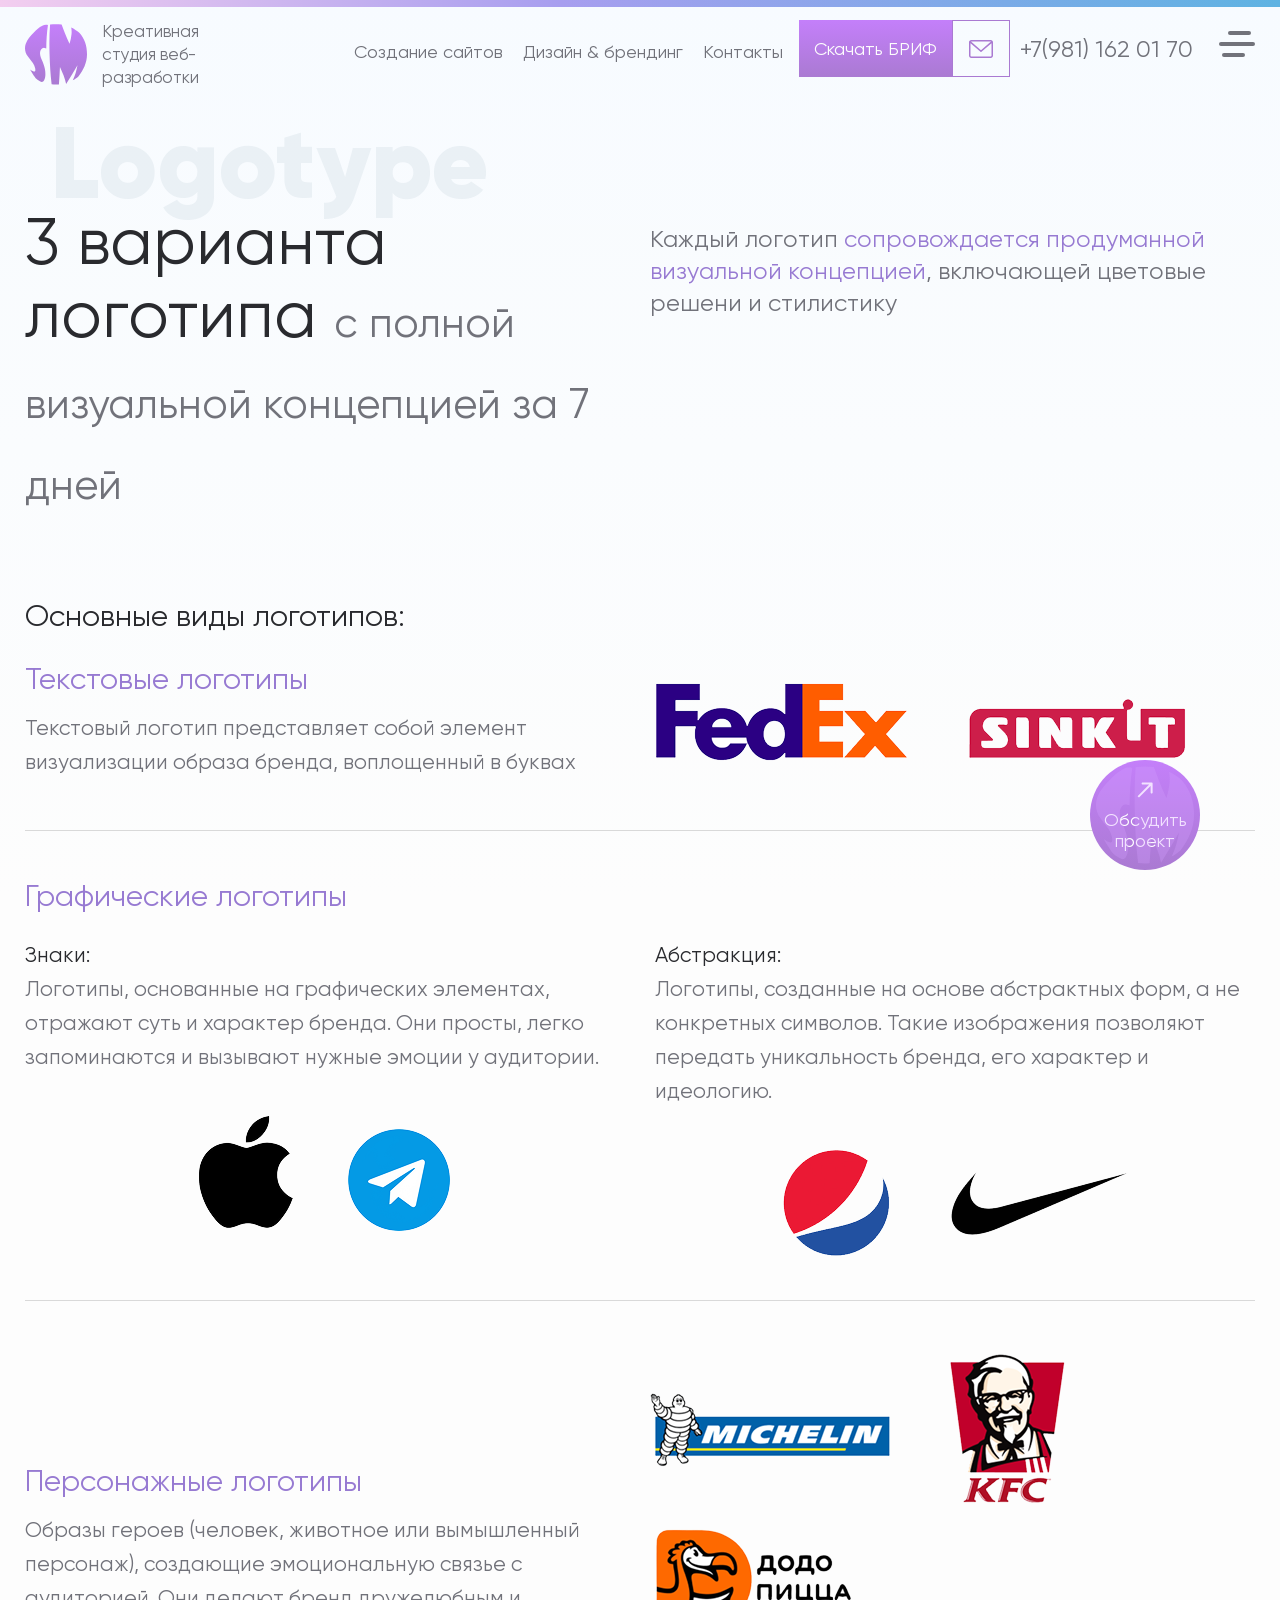
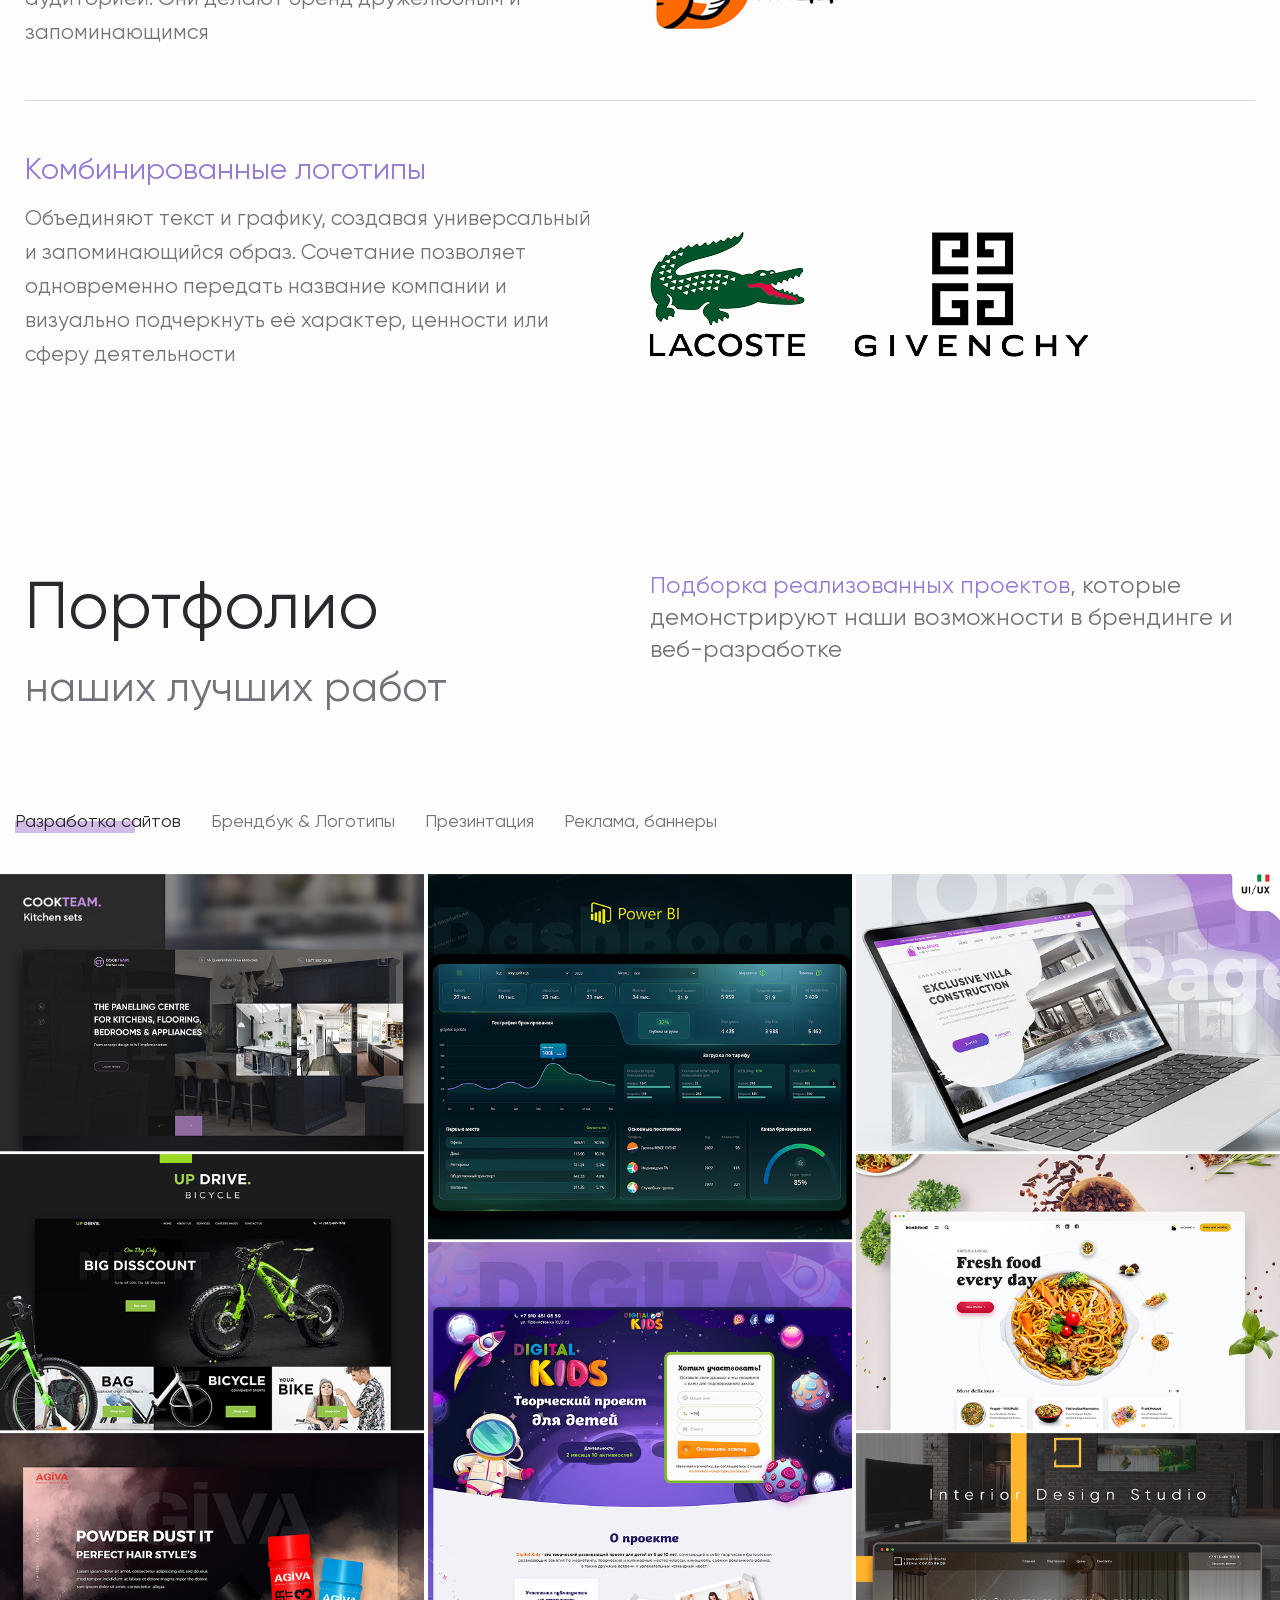
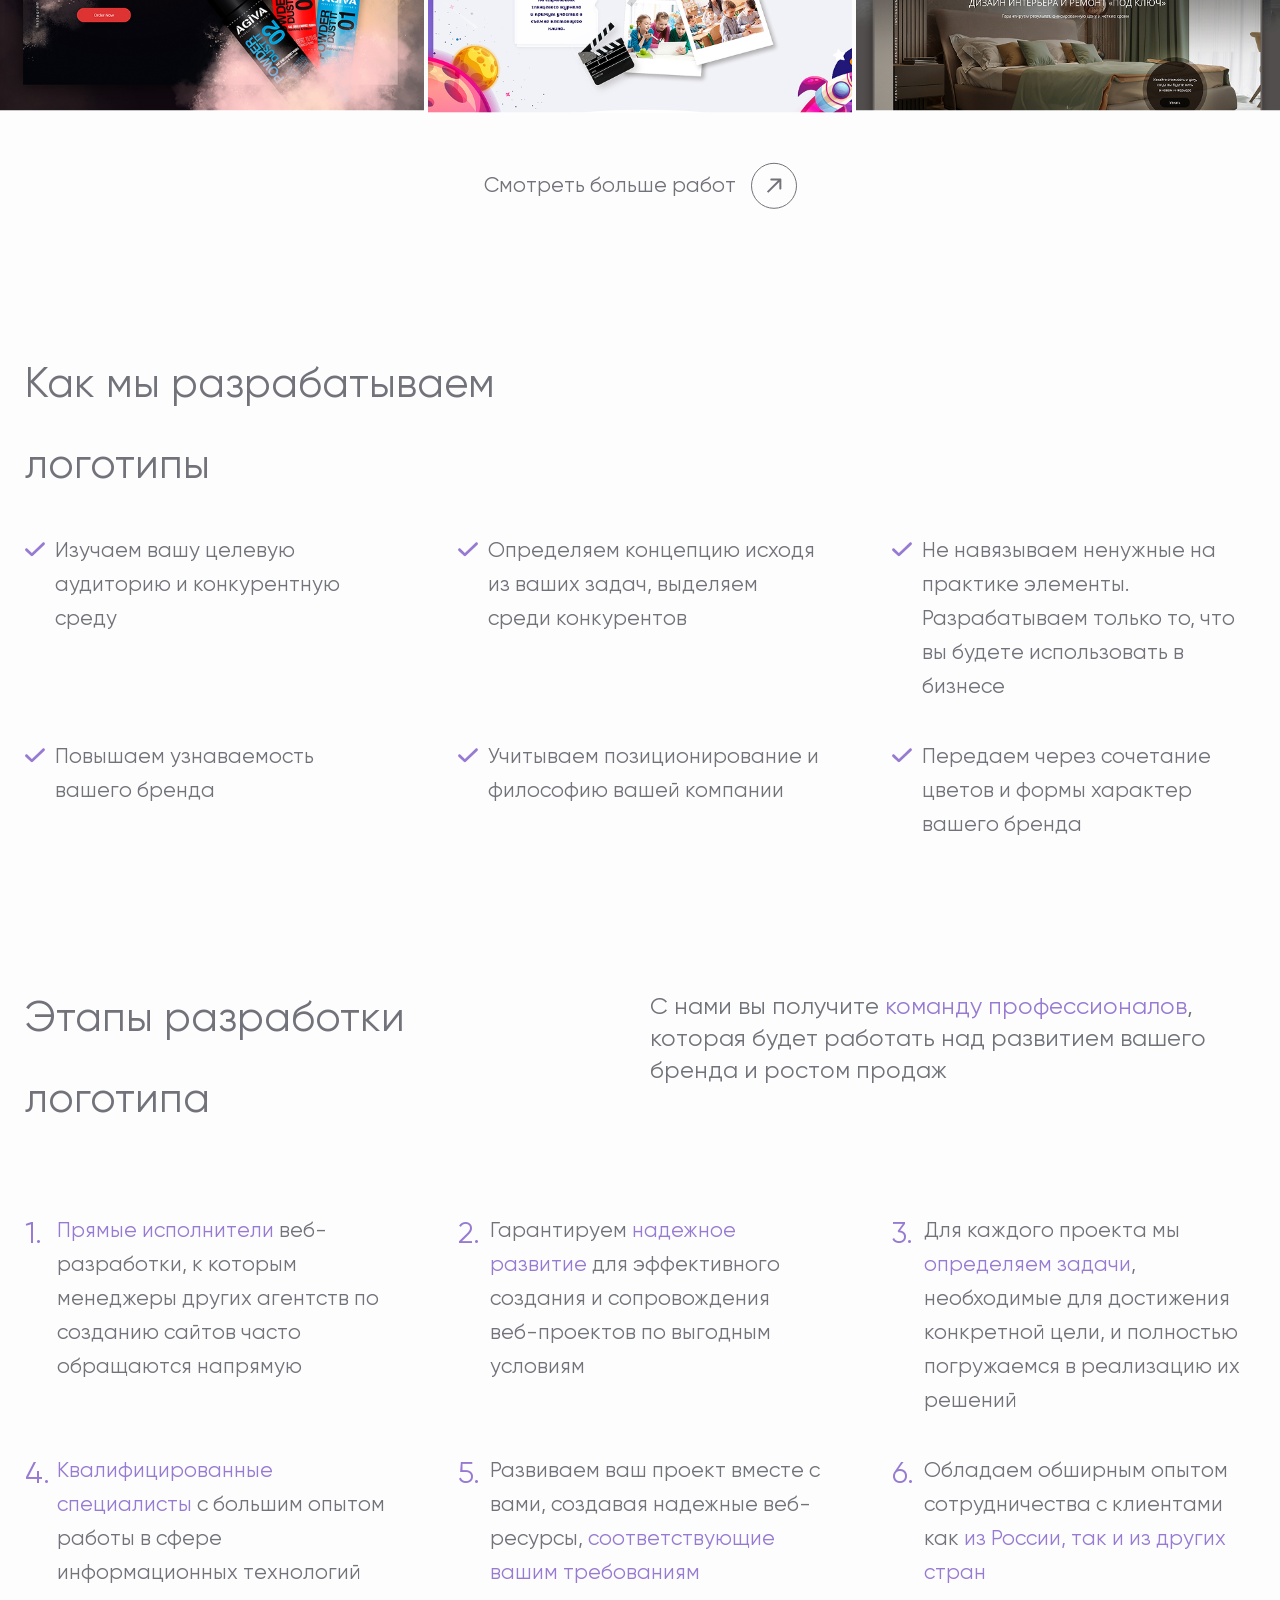
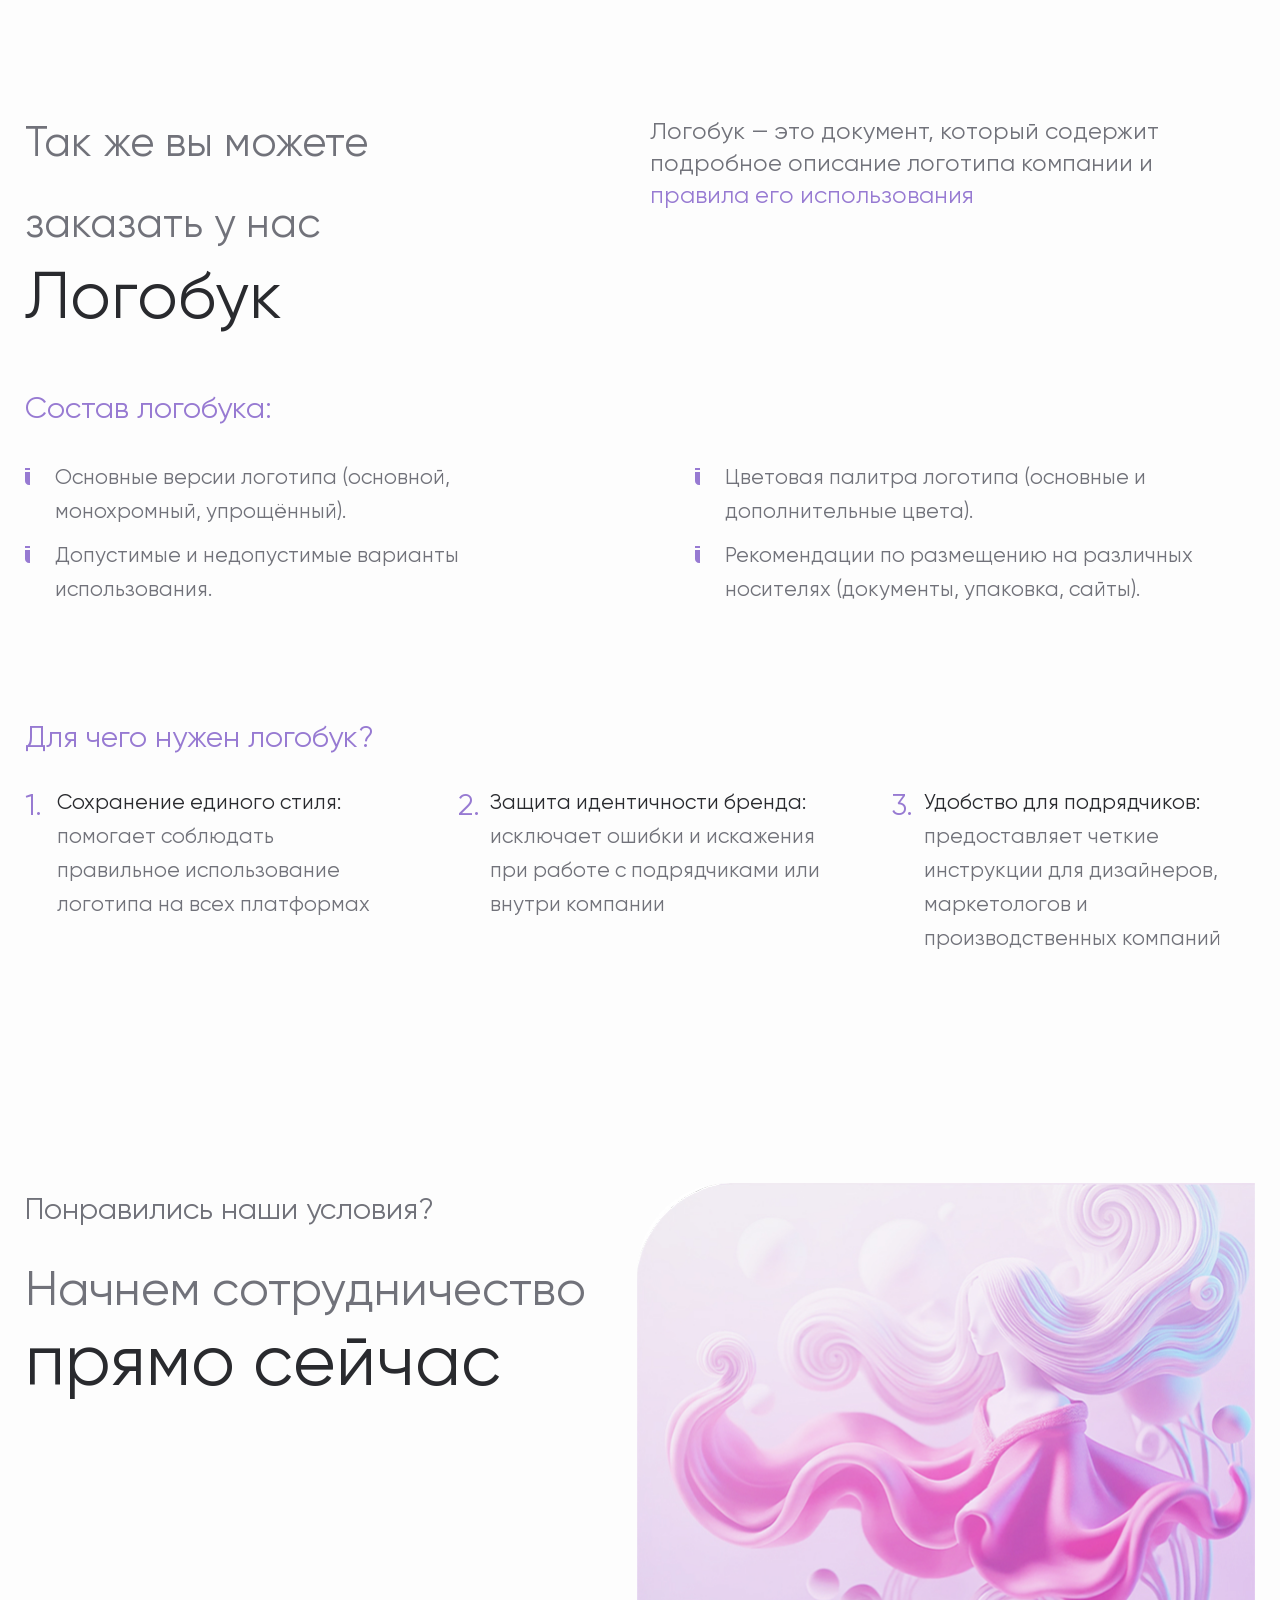
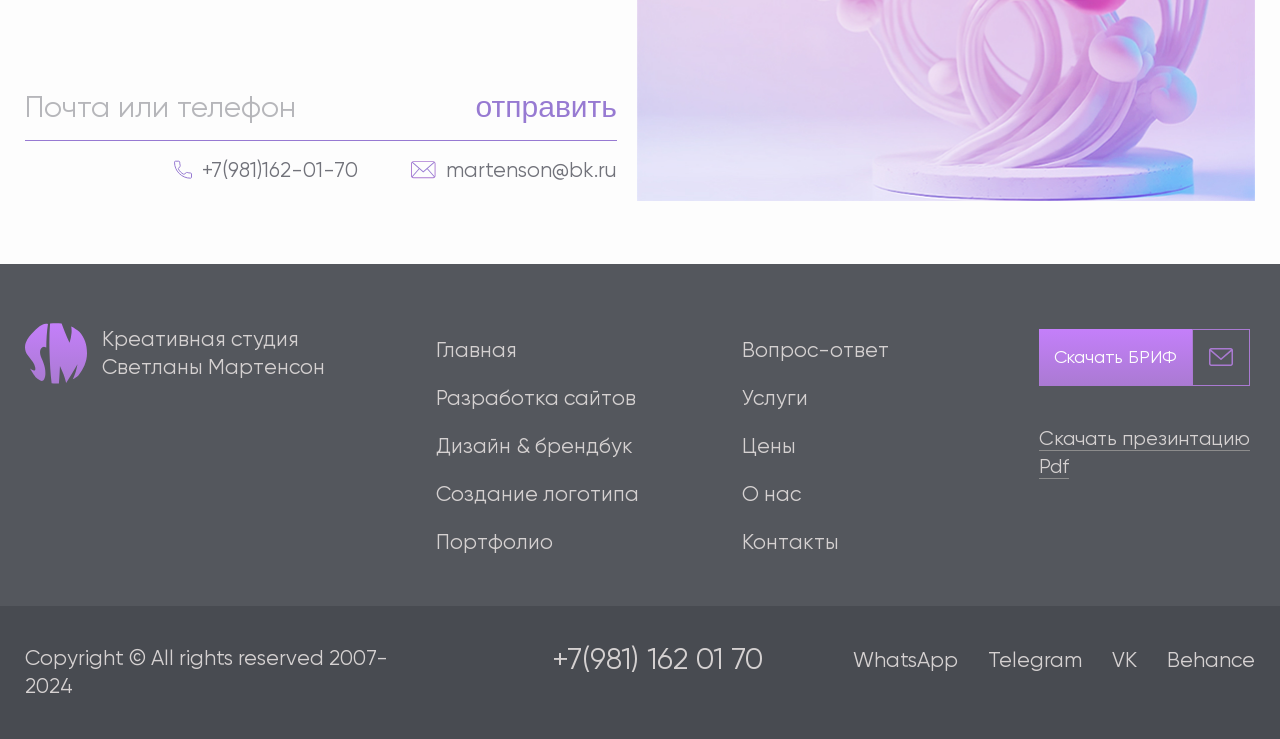
<file: logo_creater.html>
<!DOCTYPE html>
<html lang="ru">
<head>
	<meta charset="utf-8">
	<meta http-equiv="X-UA-Compatible" content="IE=edge" >
	<meta name="viewport" content="width=device-width, initial-scale=1.0">
	<meta name="description" content="">
	<link rel="stylesheet" type="text/css" href="style.css">
	<link rel="icon" type="image/png" href="favicon/favicon.ico" sizes="16x16">	
	<title></title>
</head>
<body>
	<div class="wrapper">
	<!-- Header -->
	<header>
		<div class="header_site" id="header">
			<div class="left">
				<a href="#" class="logo">
					<img src="img/logo.svg" alt="" loading="logo" />
					<p>Креативная студия веб-разработки</p>
				</a>
			</div>
			<div class="right">
				<ul class="resp_nav">
					<li><a href="#">Создание сайтов</a></li>
					<li><a href="#">Дизайн & брендинг</a></li>
					<li><a href="#">Контакты</a></li>
				</ul>
				<div class="novisible_700">
					<div class="inlines">
						<div class="novisible_600">
							<a href="#" class="pink_link" data-popup-link = "brif">Скачать БРИФ</a>
						</div>
						<div class="dr_contacts_wrapp" id="headerContact">
							<div class="icons_dr_wrapp">
								<div class="soc_dr">
									<ul>
										<li>
											<a href="#" class="gren_hover">
												<svg width="24" height="23" viewBox="0 0 24 23" fill="none" xmlns="http://www.w3.org/2000/svg">
												<path d="M17.3938 13.6588L17.3849 13.7276C15.212 12.7216 14.9847 12.5876 14.7041 12.9786C14.5094 13.2494 13.9422 13.8635 13.7713 14.0452C13.5984 14.2242 13.4264 14.238 13.133 14.1141C12.8365 13.9764 11.8849 13.6872 10.7585 12.751C9.88099 12.0212 9.29206 11.1263 9.11815 10.8509C8.82862 10.3864 9.43435 10.3203 9.98573 9.35103C10.0845 9.15827 10.0341 9.00682 9.96103 8.87005C9.88692 8.73236 9.297 7.38303 9.04996 6.84514C8.81281 6.30908 8.56874 6.377 8.38593 6.377C7.81677 6.33111 7.40076 6.33845 7.03416 6.69276C5.43931 8.32114 5.84148 10.0009 7.2061 11.7872C9.88791 15.0476 11.3168 15.6479 13.9294 16.4814C14.6349 16.6897 15.2782 16.6604 15.7871 16.5924C16.3543 16.5089 17.5331 15.9306 17.7792 15.2835C18.0312 14.6364 18.0312 14.0994 17.957 13.9755C17.8839 13.8516 17.6902 13.7827 17.3938 13.6588Z" fill="#FDFDFD"/>
												<path d="M19.9117 3.56013C12.7719 -3.34181 0.95585 1.66402 0.951208 11.4008C0.951208 13.3471 1.46099 15.2451 2.43228 16.9211L0.857422 22.6429L6.73992 21.1089C14.0803 25.0738 23.1394 19.8089 23.1431 11.4064C23.1431 8.45733 21.9917 5.68188 19.8978 3.59635L19.9117 3.56013ZM21.2879 11.3758C21.2823 18.4634 13.5018 22.8899 7.34814 19.2722L7.01385 19.0735L3.53171 19.9788L4.46492 16.5943L4.24299 16.246C0.413565 10.1501 4.81314 2.18309 12.0671 2.18309C13.2785 2.18004 14.4785 2.41729 15.5976 2.88111C16.7166 3.34492 17.7326 4.02609 18.5866 4.88518C19.4453 5.73349 20.1265 6.74434 20.5902 7.85873C21.054 8.97313 21.2912 10.1687 21.2879 11.3758Z" fill="#FDFDFD"/>
												</svg>
											</a>
										</li>
										<li>
											<a href="#" class="blue_hover">
												<svg width="20" height="17" viewBox="0 0 20 17" fill="none" xmlns="http://www.w3.org/2000/svg">
												<path d="M1.23641 7.06994L18.5914 0.378436C19.3969 0.0874363 20.1004 0.574937 19.8394 1.79294L19.8409 1.79144L16.8859 15.7129C16.6669 16.6999 16.0804 16.9399 15.2599 16.4749L10.7599 13.1584L8.58941 15.2494C8.3494 15.4894 8.14691 15.6919 7.68191 15.6919L8.00141 11.1124L16.3414 3.57794C16.7044 3.25844 16.2604 3.07844 15.7819 3.39644L5.47541 9.88544L1.03241 8.49944C0.0679053 8.19344 0.0469056 7.53494 1.23641 7.06994Z" fill="#FDFDFD"/>
												</svg>
											</a>
										</li>
									</ul>
								</div>
								<a class="mail_link" href="mailto:martenson@bk.ru">
									<svg width="24" height="18" viewBox="0 0 24 18" fill="none" xmlns="http://www.w3.org/2000/svg">
										<path d="M21.75 0H2.25002C1.00928 0 0 1.00928 0 2.25002V15.75C0 16.9907 1.00928 18 2.25002 18H21.75C22.9907 18 24 16.9907 24 15.75V2.25002C24 1.00928 22.9907 0 21.75 0ZM21.75 1.49999C21.8519 1.49999 21.9488 1.52114 22.0374 1.55806L12 10.2576L1.9625 1.55806C2.05354 1.51989 2.15125 1.50015 2.24997 1.49999H21.75ZM21.75 16.5H2.25002C1.8362 16.5 1.49999 16.1638 1.49999 15.75V3.14282L11.5085 11.8169C11.6499 11.9392 11.825 12 12 12C12.175 12 12.3501 11.9392 12.4915 11.8169L22.5 3.14282V15.75C22.5 16.1638 22.1638 16.5 21.75 16.5Z" fill="#AA7AD2"/>
									</svg>
								</a>
							</div>
							<div class="dr_contacts">
								<a href="mailto:martenson@bk.ru" class="mail_link_hover">martenson@bk.ru</a>
								<a class="tel_link" href="tel:+79811620170">+7(981) 162 01 70</a>
							</div>
						</div>
					</div>
				</div>
				<div class="resbtn_wrapp">
					<a type="button" class="respBtn">
						<div>
							<p>Меню</p>
						</div>
						<div>
							<span></span>
							<span></span>
							<span></span>
						</div>
					</a>
				</div>
			</div>
		</div>
		<!-- Modal Nav -->
		<div class="modal_nav">
			<div class="modal_nav_inner">
				<div class="modal_nav_content">
					<button type="button" class="closeModalNav">
						<svg width="24" height="24" viewBox="0 0 24 24" fill="none" xmlns="http://www.w3.org/2000/svg">
							<rect x="1.73242" y="0.805511" width="30.4408" height="2.08909" transform="rotate(45 1.73242 0.805511)" fill="#977AD2"/>
							<rect x="0.255859" y="22.3304" width="30.4408" height="2.08909" transform="rotate(-45 0.255859 22.3304)" fill="#977AD2"/>
						</svg>
					</button>
					<div class="row">
						<div class="novisible_700">
							<div class="modal_nav_header">
								<h3>Главное меню</h3>
							</div>
						</div>
						<div class="visible_700">
							<div class="resp_nax_header">
								<div>
									<a href="#" class="logo">
										<img src="img/logo.svg" alt="" loading="logo" />
									</a>
								</div>
								<div>
									<a href="#" class="brif_link" data-popup-link = "brif">Скачать БРИФ</a>
								</div>
							</div>
						</div>
						<div class="tree_cols_nav">
							<div>
								<ul>
									<li><a href="#">Главная</a></li>
									<li><a href="#">Создание сайтов</a></li>
									<li><a href="#">Дизайн & брендбук</a></li>
								</ul>
							</div>
							<div>
								<ul>
									<li><a href="#">Создание логотипа</a></li>
									<li><a href="#">Вопрос-ответ</a></li>
									<li><a href="#">Портфолио</a></li>
								</ul>
							</div>
							<div>
								<ul>
									<li><a href="#">Услуги</a></li>
									<li><a href="#">О нас</a></li>
									<li><a href="#">Контакты</a></li>
								</ul>
							</div>
						</div>
					</div>
				</div>
				<div class="modal_nav_footer_wrapp">
					<div class="modal_nav_footer">
						<div class="novisible_700">
							<div class="modal_nav_title">
								<h2>Digital Creator</h2>
							</div>
							<a href="#" class="nav_pill">
								<div class="gradient">
									<p>Давайте обсудим Ваш проект</p>
								</div>
								<div>
									<p>Давайте обсудим Ваш проект</p>
								</div>
							</a>
						</div>
						<div class="visible_700">
							<ul class="nav_list">
								<li>
									<a href="mailto:martensonsvetlana@ya.ru">
										<svg width="19" height="14" viewBox="0 0 19 14" fill="none" xmlns="http://www.w3.org/2000/svg">
										<path d="M16.4082 13.3845H1.98346C1.51459 13.384 1.06509 13.1975 0.733564 12.8659C0.402042 12.5344 0.21558 12.0848 0.215088 11.616V2.70738C0.21558 2.23852 0.402042 1.78899 0.733564 1.45744C1.06509 1.12589 1.51459 0.93938 1.98346 0.938843H16.4082C16.8771 0.93938 17.3266 1.12589 17.6581 1.45744C17.9896 1.78899 18.1761 2.23852 18.1766 2.70738V11.616C18.1761 12.0848 17.9896 12.5344 17.6581 12.8659C17.3266 13.1975 16.8771 13.384 16.4082 13.3845ZM1.98346 1.61476C1.69379 1.61507 1.41607 1.73029 1.21126 1.93514C1.00645 2.13998 0.891273 2.41771 0.891005 2.70738V11.616C0.891273 11.9056 1.00645 12.1834 1.21126 12.3882C1.41607 12.5931 1.69379 12.7083 1.98346 12.7086H16.4082C16.6979 12.7083 16.9756 12.5931 17.1804 12.3882C17.3852 12.1834 17.5004 11.9056 17.5007 11.616V2.70738C17.5004 2.41771 17.3852 2.13998 17.1804 1.93514C16.9756 1.73029 16.6979 1.61507 16.4082 1.61476H1.98346Z" fill="#977AD2"/>
										<path d="M9.19568 9.15036C9.1133 9.15041 9.03373 9.12036 8.97195 9.06587L0.827148 1.87614L1.27444 1.3692L9.19568 8.36224L17.1173 1.37005L17.5645 1.87698L9.41974 9.06672C9.3578 9.12106 9.27808 9.15082 9.19568 9.15036Z" fill="#977AD2"/>
										<path d="M0.643311 12.3237L6.11486 6.08919L6.62332 6.53529L1.15177 12.7696L0.643311 12.3237ZM11.7853 6.52887L12.2936 6.08276L17.7653 12.3169L17.257 12.763L11.7853 6.52887Z" fill="#977AD2"/>
										</svg>
										martensonsvetlana@ya.ru
									</a>
								</li>
								<li><a href="tel:+7(981) 162 01 70">+7(981) 162 01 70</a></li>
							</ul>
							<ul class="nav_list_2">
								<li><a href="#">WhatsApp</a></li>
								<li><a href="#">Telegram</a></li>
								<li><a href="#">VK</a></li>
								<li><a href="#">Behance</a></li>
							</ul>
						</div>
					</div>
				</div>
			</div>
		</div>
		<!-- /Modal Nav -->
	</header>
	<!-- /Header -->
	<!-- Content -->
	<div class="content">
	<!-- Section 1 - Logo Page -->
	<section class="promo">
		<div class="row">
			<h1 class="promo_h1_2">Logotype</h1>
			<div class="article logo_article">
				<div>
					<div>
						<h2>3 варианта логотипа <span>с полной визуальной концепцией за 7 дней</span></h2>
					</div>
				</div>
				<div>
					<div>
						<br />
						<p>Каждый логотип <a href="#">сопровождается продуманной визуальной концепцией</a>, включающей цветовые решени и стилистику</p>
					</div>
				</div>
			</div>
			<div class="logotypes_articles">
				<div class="logotypes_articles_title">
					<h3>Основные виды логотипов:</h3>
				</div>
				<div>
					<div class="logotype_article">
						<div>
							<h3>Текстовые логотипы</h3>
							<p>Текстовый логотип представляет собой элемент визуализации образа бренда, воплощенный в буквах</p>
						</div>
						<div>
							<div class="logos_inline">
								<div>
									<img src="img/l_1.png" alt="" loading="lazy" />
								</div>
								<div>
									<img src="img/l_2.png" alt="" loading="lazy" />
								</div>
							</div>
						</div>
					</div>
					<div class="logotype_article_2">
						<h3>Графические логотипы</h3>
						<div class="logotype_article_two_cols">
							<div>
								<div>
									<h4>Знаки:</h4>
									<p>Логотипы, основанные на графических элементах, отражают суть и характер бренда. Они просты, легко запоминаются и вызывают нужные эмоции у аудитории.</p>
									<div class="logos_inline">
										<div>
											<img src="img/l_3.png" alt="" loading="lazy" />
										</div>
										<div>
											<img src="img/l_4.png" alt="" loading="lazy" />
										</div>
									</div>
								</div>
							</div>
							<div>
								<div>
									<h4>Абстракция:</h4>
									<p>Логотипы, созданные на основе абстрактных форм, а не конкретных символов. Такие изображения позволяют передать уникальность бренда, его характер и идеологию.</p>
									<div class="logos_inline">
										<div>
											<img src="img/l_5.png" alt="" loading="lazy" />
										</div>
										<div>
											<img src="img/l_6.png" alt="" loading="lazy" />
										</div>
									</div>
								</div>
							</div>							
						</div>
					</div>
					<div class="logotype_article">
						<div>
							<h3>Персонажные логотипы</h3>
							<p>Образы героев (человек, животное или вымышленный персонаж), создающие эмоциональную связье с аудиторией. Они делают бренд дружелюбным и запоминающимся</p>
						</div>
						<div>
							<div class="logos_inline">
								<div>
									<img src="img/l_7.png" alt="" loading="lazy" />
								</div>
								<div>
									<img src="img/l_8.png" alt="" loading="lazy" />
								</div>
								<div>
									<img src="img/l_9.png" alt="" loading="lazy" />
								</div>
							</div>
						</div>
					</div>
					<div class="logotype_article">
						<div>
							<h3>Комбинированные логотипы</h3>
							<p>Объединяют текст и графику, создавая универсальный и запоминающийся образ. Сочетание позволяет одновременно передать название компании и визуально подчеркнуть её характер, ценности или сферу деятельности</p>
						</div>
						<div>
							<div class="logos_inline">
								<div>
									<img src="img/l_10.png" alt="" loading="lazy" />
								</div>
								<div>
									<img src="img/l_11.png" alt="" loading="lazy" />
								</div>
							</div>
						</div>
					</div>
				</div>
			</div>
		</div>
	</section>
	<!-- /Section 1 - Logo Page -->
	<!-- Section 3 - Main Page -->
	<section class="sect_3_mp">
		<div class="row">
			<div class="article">
				<div>
					<h2>Портфолио<br /> <span>наших лучших работ</span></h2>
				</div>
				<div>
					<p><a href="#">Подборка реализованных проектов</a>, которые демонстрируют наши возможности в брендинге и веб-разработке</p>
				</div>
			</div>
			<ul class="tabs_list">
				<li><label class="tab_link active" for="tab_1"><span>Разработка сайтов</span></label></li>
				<li><label class="tab_link" for="tab_2"><span>Брендбук & Логотипы</span></label></li>
				<li><label class="tab_link" for="tab_3"><span>Презинтация</span></label></li>
				<li><label class="tab_link" for="tab_4"><span>Реклама, баннеры</span></label></li>
			</ul>
		</div>
		<div class="tabs">
			<input class="tab_radio" name="tab" type="radio" id="tab_1" checked />
			<div class="tab">
				<div class="gallery_templ">
					<div>
						<a href="img/4.jpg" class="gall_thumb" data-fancybox="gal">
							<img src="img/4.jpg" alt="" loading="lazy" />
						</a>
						<a href="img/5.jpg" class="gall_thumb" data-fancybox="gal">
							<img src="img/5.jpg" alt="" loading="lazy" />
						</a>
						<a href="img/6.jpg" class="gall_thumb" data-fancybox="gal">
							<img src="img/6.jpg" alt="" loading="lazy" />
						</a>
					</div>
					<div>
						<a href="img/7.jpg" class="gall_thumb" data-fancybox="gal">
							<img src="img/7.jpg" alt="" loading="lazy" />
						</a>
						<a href="img/8.jpg" class="gall_thumb" data-fancybox="gal">
							<img src="img/8.jpg" alt="" loading="lazy" />
						</a>
					</div>
					<div>
						<a href="img/9.jpg" class="gall_thumb" data-fancybox="gal">
							<img src="img/9.jpg" alt="" loading="lazy" />
						</a>
						<a href="img/10.jpg" class="gall_thumb" data-fancybox="gal">
							<img src="img/10.jpg" alt="" loading="lazy" />
						</a>
						<a href="img/11.jpg" class="gall_thumb" data-fancybox="gal">
							<img src="img/11.jpg" alt="" loading="lazy" />
						</a>
					</div>
				</div>
			</div>
			<input class="tab_radio" name="tab" type="radio" id="tab_2" />
			<div class="tab">
				<h2>Таб 2</h2>
			</div>
			<input class="tab_radio" name="tab" type="radio" id="tab_3" />
			<div class="tab">
				<h2>Таб 3</h2>
			</div>
			<input class="tab_radio" name="tab" type="radio" id="tab_4" />
			<div class="tab">
				<h2>Таб 4</h2>
			</div>
		</div>
		<div class="button_wrapp">
			<a href="#" class="more_link">
				Смотреть больше работ
				<svg width="46" height="47" viewBox="0 0 46 47" fill="none" xmlns="http://www.w3.org/2000/svg">
					<circle cx="23" cy="23.8049" r="22.5" stroke="#71727A"/>
					<path d="M30.3539 17.4505C30.3539 16.8983 29.9062 16.4505 29.3539 16.4505L20.3539 16.4505C19.8016 16.4505 19.3539 16.8983 19.3539 17.4505C19.3539 18.0028 19.8016 18.4505 20.3539 18.4505L28.3539 18.4505L28.3539 26.4505C28.3539 27.0028 28.8016 27.4505 29.3539 27.4505C29.9062 27.4505 30.3539 27.0028 30.3539 26.4505L30.3539 17.4505ZM17.3526 30.866L30.061 18.1576L28.6468 16.7434L15.9384 29.4518L17.3526 30.866Z" fill="#71727A"/>
				</svg>
			</a>
		</div>
	</section>
	<!-- /Section 3 - Main Page -->
	<!-- Section 2 - Logo Page -->
	<section class="sect_2_lp">
		<div class="row">
			<div class="article">
				<div>
					<h2><span>Как мы разрабатываем логотипы</span></h2>
				</div>
				<div>
				</div>
			</div>
			<div class="lp_thumbs">
				<div class="lp_thumb">
					<p>Изучаем вашу целевую аудиторию и конкурентную среду</p>
				</div>
				<div class="lp_thumb">
					<p>Определяем концепцию исходя из ваших задач, выделяем среди конкурентов</p>
				</div>
				<div class="lp_thumb">
					<p>Не навязываем ненужные на практике элементы. Разрабатываем только то, что вы будете использовать в бизнесе</p>
				</div>
				<div class="lp_thumb">
					<p>Повышаем узнаваемость вашего бренда</p>
				</div>
				<div class="lp_thumb">
					<p>Учитываем позиционирование и философию вашей компании</p>
				</div>
				<div class="lp_thumb">
					<p>Передаем через сочетание цветов и формы характер вашего бренда</p>
				</div>
			</div>
		</div>
	</section>
	<!-- /Section 2 - Logo Page -->
	<!-- Section 5 - Main Page -->
	<section class="sect_5_mp">
		<div class="row">
			<div class="article">
				<div>
					<h2><span>Этапы разработки<br /> логотипа</span></h2>
				</div>
				<div>
					<br />
					<p>С нами вы получите <a href="#">команду профессионалов</a>, которая будет работать над развитием вашего бренда и ростом продаж</p>
				</div>
			</div>
			<div class="items">
				<div class="item">
					<div>
						<p>1.</p>
					</div>
					<div>
						<p><a href="#">Прямые исполнители</a> веб-разработки, к которым менеджеры других агентств по созданию сайтов часто обращаются напрямую</p>
					</div>
				</div>
				<div class="item">
					<div>
						<p>2.</p>
					</div>
					<div>
						<p>Гарантируем <a href="#">надежное развитие</a> для эффективного создания и сопровождения веб-проектов по выгодным условиям</p>
					</div>
				</div>
				<div class="item">
					<div>
						<p>3.</p>
					</div>
					<div>
						<p>Для каждого проекта мы <a href="#">определяем задачи</a>, необходимые для достижения конкретной цели, и полностью погружаемся в реализацию их решений</p>
					</div>
				</div>
				<div class="item">
					<div>
						<p>4.</p>
					</div>
					<div>
						<p><a href="#">Квалифицированные специалисты</a> с большим опытом работы в сфере информационных технологий</p>
					</div>
				</div>
				<div class="item">
					<div>
						<p>5.</p>
					</div>
					<div>
						<p>Развиваем ваш проект вместе с вами, создавая надежные веб-ресурсы, <a href="#">соответствующие вашим требованиям</a></p>
					</div>
				</div>
				<div class="item">
					<div>
						<p>6.</p>
					</div>
					<div>
						<p>Обладаем обширным опытом сотрудничества с клиентами как <a href="#">из России, так и из других стран</a></p>
					</div>
				</div>
			</div>
		</div>
	</section>
	<!-- /Section 5 - Main Page -->
	<!-- Section 3 - Logo Page -->
	<section class="sect_3_lp">
		<div class="row">
			<div class="article">
				<div>
					<h2><span>Так же вы можете<br /> заказать у нас</span><br /> Логобук</h2>
				</div>
				<div>
					<br />
					<p>Логобук — это документ, который содержит подробное описание логотипа компании и <a href="#">правила его использования</a></p>
				</div>
			</div>
			<div class="logo_creater_list_wrapp">
				<div class="logo_creater_list_title">
					<h3>Состав логобука:</h3>
				</div>
				<ul class="logo_creater_list">
					<li>Основные версии логотипа (основной, монохромный, упрощённый).</li>
					<li>Цветовая палитра логотипа (основные и дополнительные цвета).</li>
					<li>Допустимые и недопустимые варианты использования.</li>
					<li>Рекомендации по размещению на различных носителях (документы, упаковка, сайты).</li>
				</ul>
			</div>
			<div class="logo_creater_items_2_wrapp">
				<div class="logo_creater_items_2_title">
					<h3>Для чего нужен логобук?</h3>
				</div>
				<div class="items">
					<div class="item">
						<div>
							<p>1.</p>
						</div>
						<div>
							<p><span>Сохранение единого стиля:</span><br />
							помогает соблюдать правильное использование логотипа на всех платформах</p>
						</div>
					</div>
					<div class="item">
						<div>
							<p>2.</p>
						</div>
						<div>
							<p><span>Защита идентичности бренда:</span><br /> исключает ошибки и искажения при работе с подрядчиками или внутри компании</p>
						</div>
					</div>
					<div class="item">
						<div>
							<p>3.</p>
						</div>
						<div>
							<p><span>Удобство для подрядчиков:</span><br /> предоставляет четкие инструкции для дизайнеров, маркетологов и производственных компаний</p>
						</div>
					</div>
				</div>
			</div>
		</div>
	</section>
	<!-- /Section 3 - Logo Page -->
	<!-- Section 8 - Main Page -->
	<section class="sect_8_mp">
		<div class="row">
			<div class="callback_two_cols">
				<div>
					<div class="callback_content">
						<div class="callback_header">
							<h3>Понравились наши условия?</h3>
							<h2><span>Начнем сотрудничество</span> прямо сейчас</h2>
						</div>
						<div class="callback_fooer">
							<form>
								<div class="formn_templ">
									<div>
										<!-- пересмотреть прозрачность -->
										<p><a href="#">Почта</a> или <a href="#">телефон</a></p>
									</div>
									<div>
										<button type="submit" class="subBtn">отправить</button>
									</div>
								</div>
							</form>
							<div class="contacts_inline">
								<div>
									<a href="tel:+79811620170" class="icon_link">
										<img src="img/tel.svg" alt="" loading="lazy" />
										+7(981)162-01-70
									</a>
								</div>
								<div>
									<a href="mailto:martenson@bk.ru" class="icon_link">
										<img src="img/mail2.svg" alt="" loading="lazy" />
										martenson@bk.ru
									</a>
								</div>
							</div>
						</div>
					</div>
				</div>
				<div>
					<div class="callback_img">
						<img src="img/callback.jpg" alt="" loading="lazy" />
					</div>
				</div>
			</div>
		</div>
	</section>
	<!-- /Section 8 - Main Page -->
	</div>
	<!-- /Content -->
	<!-- Footer -->
	<footer class="footer_section">
		<div class="row">
			<div class="footer_templ">
				<div>
					<a href="#" class="logo_footer">
						<img src="img/logo.svg" alt="" loading="logo" />
						<p>Креативная студия Светланы Мартенсон</p>
					</a>
				</div>
				<div>
					<div class="navs_inline">
						<div>
							<ul class="footer_nav">
								<li><a href="#">Главная</a></li>
								<li><a href="#">Разработка сайтов</a></li>
								<li><a href="#">Дизайн & брендбук</a></li>
								<li><a href="#">Создание логотипа</a></li>
								<li><a href="#">Портфолио</a></li>
							</ul>
						</div>
						<div>
							<ul class="footer_nav">
								<li><a href="#">Вопрос-ответ</a></li>
								<li><a href="#">Услуги</a></li>
								<li><a href="#">Цены</a></li>
								<li><a href="#">О нас</a></li>
								<li><a href="#">Контакты</a></li>
							</ul>
						</div>
					</div>
				</div>
				<div>
					<div class="pink_box footer_pink_link">
						<div>
							<a href="#" class="pink_link" data-popup-link = "brif">Скачать БРИФ</a>
						</div>
						<div>
							<a class="mail_link" href="mailto:">
								<img src="img/mail.svg" alt="" loading="logo" />
							</a>
						</div>
					</div>
					<div>
						<a href="#" class="link_2">Скачать презинтацию Pdf</a>
					</div>
				</div>
			</div>
		</div>
		<div class="footer_bottom">
			<div class="row">
				<div class="novisible_480">
					<div class="footer_bottom_templ">
						<div>
							<p>Сopyright © All rights reserved 2007-2024</p>
						</div>
						<div>
							<div class="footer_inline">
								<div>
									<a href="tel:+79811620170" class="tel_link_2">+7(981) 162 01 70</a>
								</div>
								<div>
									<ul class="soc_list">
										<li><a href="#" data-hover-color = "#07A724">WhatsApp</a></li>
										<li><a href="#" data-hover-color = "#0998E6">Telegram</a></li>
										<li><a href="#" data-hover-color = "#2693E0">VK</a></li>
										<li><a href="#" data-hover-color = "#3779F4">Behance </a></li>
									</ul>
								</div>
							</div>
						</div>
					</div>
				</div>
				<div class="visible_480">
					<div class="resp_footer_templ">
						<div>
							<a href="tel:+79811620170" class="resp_tel_link">+7(981) 162 01 70</a>
						</div>
						<ul class="resp_soc_links">
							<li><a href="#" class="green">WhatsApp</a></li>
							<li><a href="#" class="blue">Telegram</a></li>
						</ul>
						<ul class="resp_soc_links_2">
							<li><a href="#" data-hover-color = "#2693E0">VK</a></li>
							<li><a href="#" data-hover-color = "#F981FF">Instagram</a></li>
							<li><a href="#" data-hover-color = "#3779F4">Behance</a></li>
						</ul>
						<div class="corp_resp">
							<p>Сopyright © All rights reserved 2007-2024</p>
						</div>
					</div>
				</div>
			</div>
		</div>
	</footer>
	<!-- /Footer -->
	<!-- Callback Btn -->
	<a href="#" class="callbackFixed" data-popup-link = "callback">
		<img class="callbackFixed_logo" src="img/callback.svg" alt="" loading="lazy" />
		<svg width="16" height="16" viewBox="0 0 16 16" fill="none" xmlns="http://www.w3.org/2000/svg">
		<path d="M15.6208 1.57253C15.6209 1.02025 15.1732 0.572495 14.6209 0.572445L5.62093 0.571645C5.06865 0.571596 4.62089 1.01927 4.62084 1.57156C4.6208 2.12384 5.06847 2.5716 5.62076 2.57165L13.6208 2.57236L13.62 10.5724C13.62 11.1246 14.0677 11.5724 14.62 11.5724C15.1722 11.5725 15.62 11.1248 15.62 10.5725L15.6208 1.57253ZM1.99269 15.6124L15.3279 2.27962L13.9138 0.865276L0.578601 14.1981L1.99269 15.6124Z" fill="white"/>
		</svg>
		<p>Обсудить проект</p>
	</a>
	<!-- /Callback Btn -->
	<!-- Popup -->
	<div class="popup" data-popup = "callback">
		<button type="button" class="close">
			<svg role="presentation" class="t-popup__close-icon" width="23px" height="23px" viewBox="0 0 23 23" version="1.1" xmlns="http://www.w3.org/2000/svg" xmlns:xlink="http://www.w3.org/1999/xlink"><g stroke="none" stroke-width="1" fill="#fff" fill-rule="evenodd"><rect transform="translate(11.313708, 11.313708) rotate(-45.000000) translate(-11.313708, -11.313708) " x="10.3137085" y="-3.6862915" width="2" height="30"></rect><rect transform="translate(11.313708, 11.313708) rotate(-315.000000) translate(-11.313708, -11.313708) " x="10.3137085" y="-3.6862915" width="2" height="30"></rect></g></svg>
		</button>
		<div class="popup_content">
			<div class="popup_title">
				<h3>Заполните форму</h3>
				<p>Укажите, пожалуйста, ваши контакты для связи</p>
			</div>
			<div class="popup_input_wrapp">
				<input type="text" name="#" placeholder="Ваше имя" />
			</div>
			<div class="popup_input_wrapp">
				<input type="text" name="#" placeholder="Почта" />
			</div>
			<div class="popup_input_wrapp">
				<input type="tel" name="#" placeholder="Телефон" />
			</div>
			<div class="popup_input_wrapp">
				<select name="#">
					<option value="">Тип проекта</option>
					<option value="Разработка сайта">Разработка сайта</option>
					<option value="Редизайн">Редизайн</option>
					<option value="Логотип">Логотип</option>
					<option value="Брендбук">Брендбук</option>
					<option value="Другое">Другое</option>
				</select>
			</div>
			<div class="checkboxes_wrapp">
				<h3>Какой способ связи вам подходит?</h3>
				<div class="checkboxes">
					<div>
						<label class="checkbox" for="ch_1">
							<input id="ch_1" type="radio" name="messager" />
							<span>Telegram</span>
						</label>
					</div>
					<div>
						<label class="checkbox" for="ch_2">
							<input id="ch_2" type="radio" name="messager" />
							<span>WhatsApp</span>
						</label>
					</div>
					<div>
						<label class="checkbox" for="ch_3">
							<input id="ch_3" type="radio" name="messager" />
							<span>E-mail</span>
						</label>
					</div>
				</div>
			</div>
			<div class="subBtnPopup_wrapp">
				<button type="submit" class="subBtnPopup">Отправить</button>
			</div>
		</div>
	</div>
	<div class="popup_bg"></div>
	<!-- /Popup -->
	</div>
	<link rel="stylesheet" type="text/css" href="responsive.css">
	<link rel="stylesheet" type="text/css" href="vendors/css/fancybox.css">
	<link rel="stylesheet" type="text/css" href="vendors/css/slick.css">
	<script src="vendors/js/jquery.js"></script>
	<script src="vendors/js/fancybox.js"></script>
	<script src="vendors/js/slick.min.js"></script>
	<script src="vendors/js/inputmask.js"></script>
	<script src="vendors/js/marquee.js"></script>
	<script src="js/scripts.js"></script>
</body>
</html>
</file>
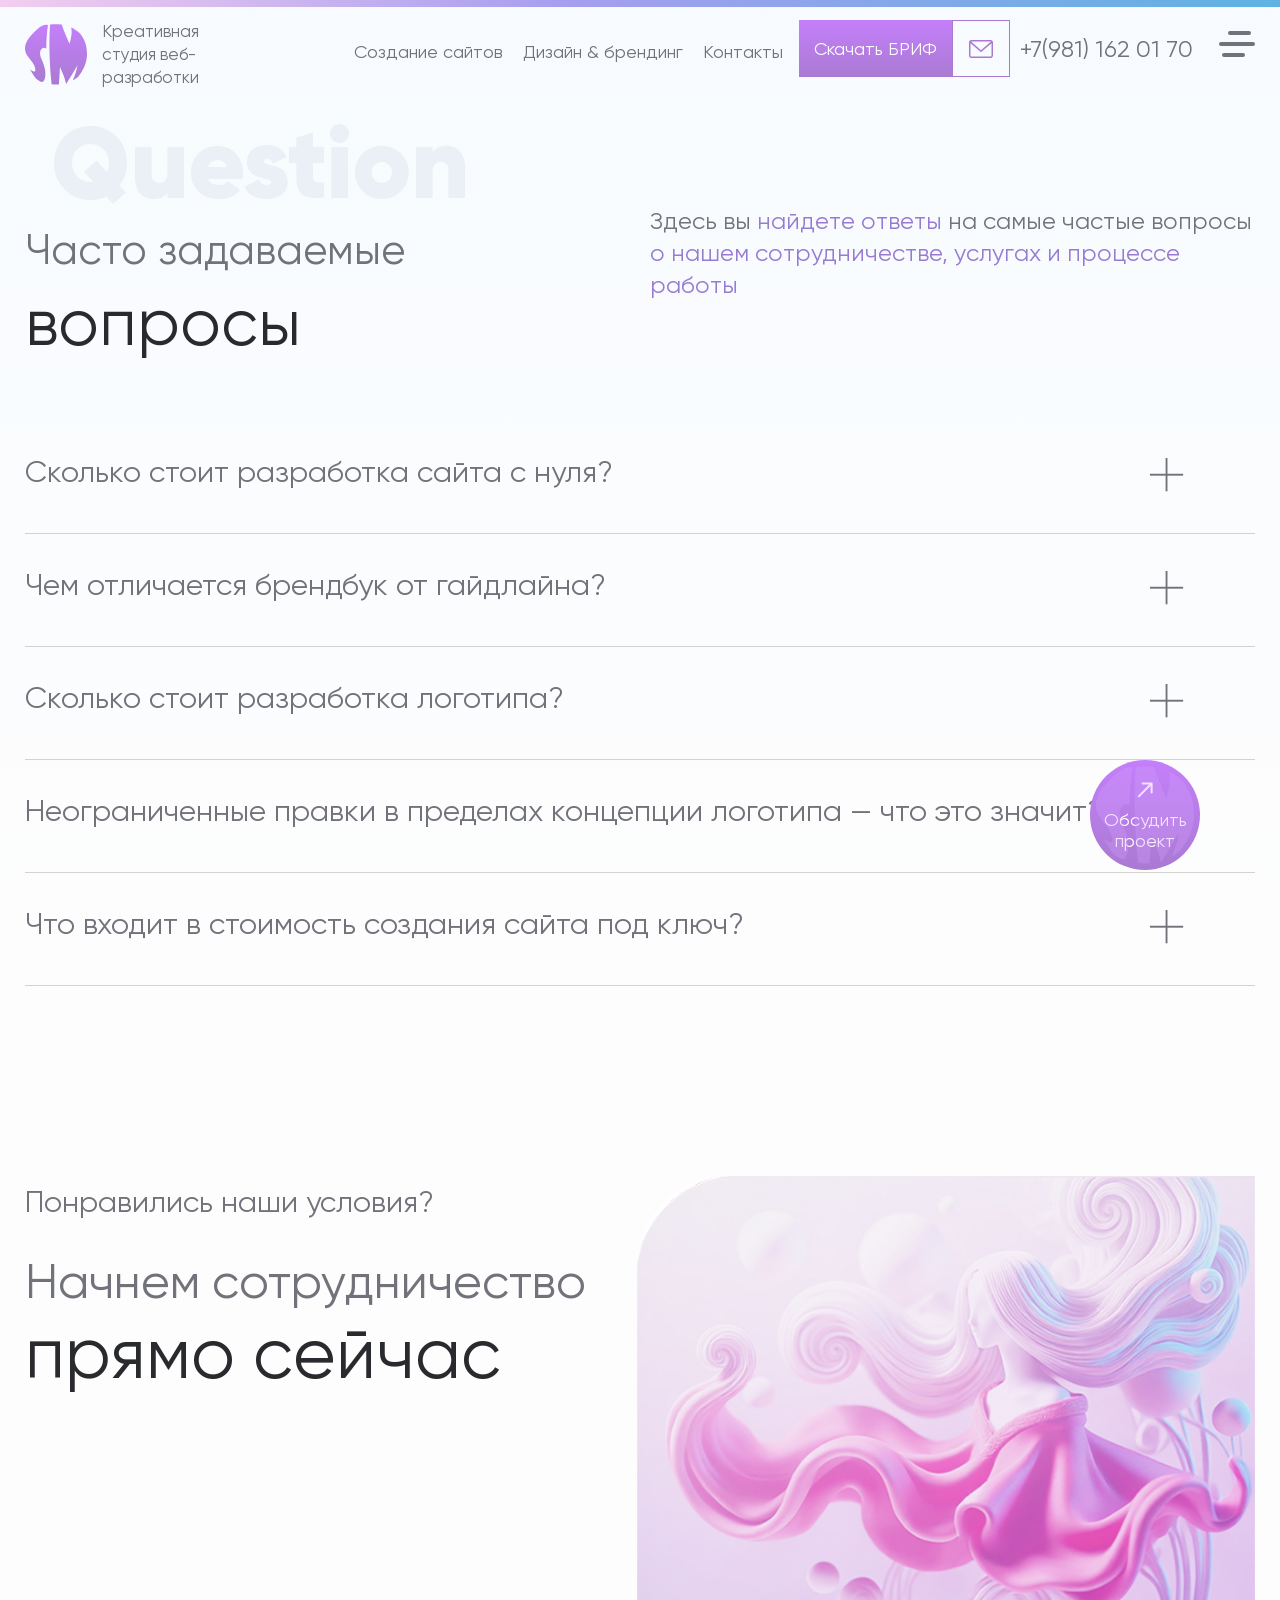
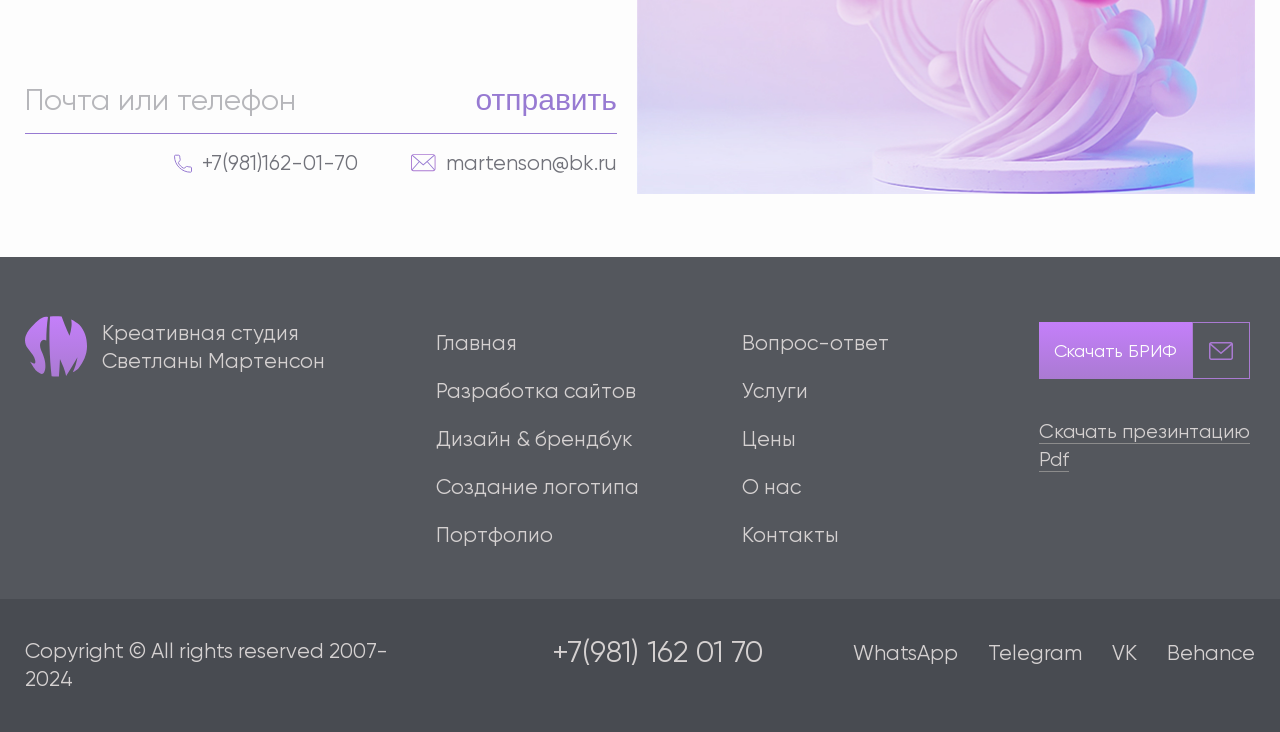
<file: question.html>
<!DOCTYPE html>
<html lang="ru">
<head>
	<meta charset="utf-8">
	<meta http-equiv="X-UA-Compatible" content="IE=edge" >
	<meta name="viewport" content="width=device-width, initial-scale=1.0">
	<meta name="description" content="">
	<link rel="stylesheet" type="text/css" href="style.css">
	<link rel="icon" type="image/png" href="favicon/favicon.ico" sizes="16x16">	
	<title></title>
</head>
<body>
	<div class="wrapper">
	<!-- Header -->
	<header>
		<div class="header_site" id="header">
			<div class="left">
				<a href="#" class="logo">
					<img src="img/logo.svg" alt="" loading="logo" />
					<p>Креативная студия веб-разработки</p>
				</a>
			</div>
			<div class="right">
				<ul class="resp_nav">
					<li><a href="#">Создание сайтов</a></li>
					<li><a href="#">Дизайн & брендинг</a></li>
					<li><a href="#">Контакты</a></li>
				</ul>
				<div class="novisible_700">
					<div class="inlines">
						<div class="novisible_600">
							<a href="#" class="pink_link" data-popup-link = "brif">Скачать БРИФ</a>
						</div>
						<div class="dr_contacts_wrapp" id="headerContact">
							<div class="icons_dr_wrapp">
								<div class="soc_dr">
									<ul>
										<li>
											<a href="#" class="gren_hover">
												<svg width="24" height="23" viewBox="0 0 24 23" fill="none" xmlns="http://www.w3.org/2000/svg">
												<path d="M17.3938 13.6588L17.3849 13.7276C15.212 12.7216 14.9847 12.5876 14.7041 12.9786C14.5094 13.2494 13.9422 13.8635 13.7713 14.0452C13.5984 14.2242 13.4264 14.238 13.133 14.1141C12.8365 13.9764 11.8849 13.6872 10.7585 12.751C9.88099 12.0212 9.29206 11.1263 9.11815 10.8509C8.82862 10.3864 9.43435 10.3203 9.98573 9.35103C10.0845 9.15827 10.0341 9.00682 9.96103 8.87005C9.88692 8.73236 9.297 7.38303 9.04996 6.84514C8.81281 6.30908 8.56874 6.377 8.38593 6.377C7.81677 6.33111 7.40076 6.33845 7.03416 6.69276C5.43931 8.32114 5.84148 10.0009 7.2061 11.7872C9.88791 15.0476 11.3168 15.6479 13.9294 16.4814C14.6349 16.6897 15.2782 16.6604 15.7871 16.5924C16.3543 16.5089 17.5331 15.9306 17.7792 15.2835C18.0312 14.6364 18.0312 14.0994 17.957 13.9755C17.8839 13.8516 17.6902 13.7827 17.3938 13.6588Z" fill="#FDFDFD"/>
												<path d="M19.9117 3.56013C12.7719 -3.34181 0.95585 1.66402 0.951208 11.4008C0.951208 13.3471 1.46099 15.2451 2.43228 16.9211L0.857422 22.6429L6.73992 21.1089C14.0803 25.0738 23.1394 19.8089 23.1431 11.4064C23.1431 8.45733 21.9917 5.68188 19.8978 3.59635L19.9117 3.56013ZM21.2879 11.3758C21.2823 18.4634 13.5018 22.8899 7.34814 19.2722L7.01385 19.0735L3.53171 19.9788L4.46492 16.5943L4.24299 16.246C0.413565 10.1501 4.81314 2.18309 12.0671 2.18309C13.2785 2.18004 14.4785 2.41729 15.5976 2.88111C16.7166 3.34492 17.7326 4.02609 18.5866 4.88518C19.4453 5.73349 20.1265 6.74434 20.5902 7.85873C21.054 8.97313 21.2912 10.1687 21.2879 11.3758Z" fill="#FDFDFD"/>
												</svg>
											</a>
										</li>
										<li>
											<a href="#" class="blue_hover">
												<svg width="20" height="17" viewBox="0 0 20 17" fill="none" xmlns="http://www.w3.org/2000/svg">
												<path d="M1.23641 7.06994L18.5914 0.378436C19.3969 0.0874363 20.1004 0.574937 19.8394 1.79294L19.8409 1.79144L16.8859 15.7129C16.6669 16.6999 16.0804 16.9399 15.2599 16.4749L10.7599 13.1584L8.58941 15.2494C8.3494 15.4894 8.14691 15.6919 7.68191 15.6919L8.00141 11.1124L16.3414 3.57794C16.7044 3.25844 16.2604 3.07844 15.7819 3.39644L5.47541 9.88544L1.03241 8.49944C0.0679053 8.19344 0.0469056 7.53494 1.23641 7.06994Z" fill="#FDFDFD"/>
												</svg>
											</a>
										</li>
									</ul>
								</div>
								<a class="mail_link" href="mailto:martenson@bk.ru">
									<svg width="24" height="18" viewBox="0 0 24 18" fill="none" xmlns="http://www.w3.org/2000/svg">
										<path d="M21.75 0H2.25002C1.00928 0 0 1.00928 0 2.25002V15.75C0 16.9907 1.00928 18 2.25002 18H21.75C22.9907 18 24 16.9907 24 15.75V2.25002C24 1.00928 22.9907 0 21.75 0ZM21.75 1.49999C21.8519 1.49999 21.9488 1.52114 22.0374 1.55806L12 10.2576L1.9625 1.55806C2.05354 1.51989 2.15125 1.50015 2.24997 1.49999H21.75ZM21.75 16.5H2.25002C1.8362 16.5 1.49999 16.1638 1.49999 15.75V3.14282L11.5085 11.8169C11.6499 11.9392 11.825 12 12 12C12.175 12 12.3501 11.9392 12.4915 11.8169L22.5 3.14282V15.75C22.5 16.1638 22.1638 16.5 21.75 16.5Z" fill="#AA7AD2"/>
									</svg>
								</a>
							</div>
							<div class="dr_contacts">
								<a href="mailto:martenson@bk.ru" class="mail_link_hover">martenson@bk.ru</a>
								<a class="tel_link" href="tel:+79811620170">+7(981) 162 01 70</a>
							</div>
						</div>
					</div>
				</div>
				<div class="resbtn_wrapp">
					<a type="button" class="respBtn">
						<div>
							<p>Меню</p>
						</div>
						<div>
							<span></span>
							<span></span>
							<span></span>
						</div>
					</a>
				</div>
			</div>
		</div>
		<!-- Modal Nav -->
		<div class="modal_nav">
			<div class="modal_nav_inner">
				<div class="modal_nav_content">
					<button type="button" class="closeModalNav">
						<svg width="24" height="24" viewBox="0 0 24 24" fill="none" xmlns="http://www.w3.org/2000/svg">
							<rect x="1.73242" y="0.805511" width="30.4408" height="2.08909" transform="rotate(45 1.73242 0.805511)" fill="#977AD2"/>
							<rect x="0.255859" y="22.3304" width="30.4408" height="2.08909" transform="rotate(-45 0.255859 22.3304)" fill="#977AD2"/>
						</svg>
					</button>
					<div class="row">
						<div class="novisible_700">
							<div class="modal_nav_header">
								<h3>Главное меню</h3>
							</div>
						</div>
						<div class="visible_700">
							<div class="resp_nax_header">
								<div>
									<a href="#" class="logo">
										<img src="img/logo.svg" alt="" loading="logo" />
									</a>
								</div>
								<div>
									<a href="#" class="brif_link" data-popup-link = "brif">Скачать БРИФ</a>
								</div>
							</div>
						</div>
						<div class="tree_cols_nav">
							<div>
								<ul>
									<li><a href="#">Главная</a></li>
									<li><a href="#">Создание сайтов</a></li>
									<li><a href="#">Дизайн & брендбук</a></li>
								</ul>
							</div>
							<div>
								<ul>
									<li><a href="#">Создание логотипа</a></li>
									<li><a href="#">Вопрос-ответ</a></li>
									<li><a href="#">Портфолио</a></li>
								</ul>
							</div>
							<div>
								<ul>
									<li><a href="#">Услуги</a></li>
									<li><a href="#">О нас</a></li>
									<li><a href="#">Контакты</a></li>
								</ul>
							</div>
						</div>
					</div>
				</div>
				<div class="modal_nav_footer_wrapp">
					<div class="modal_nav_footer">
						<div class="novisible_700">
							<div class="modal_nav_title">
								<h2>Digital Creator</h2>
							</div>
							<a href="#" class="nav_pill">
								<div class="gradient">
									<p>Давайте обсудим Ваш проект</p>
								</div>
								<div>
									<p>Давайте обсудим Ваш проект</p>
								</div>
							</a>
						</div>
						<div class="visible_700">
							<ul class="nav_list">
								<li>
									<a href="mailto:martensonsvetlana@ya.ru">
										<svg width="19" height="14" viewBox="0 0 19 14" fill="none" xmlns="http://www.w3.org/2000/svg">
										<path d="M16.4082 13.3845H1.98346C1.51459 13.384 1.06509 13.1975 0.733564 12.8659C0.402042 12.5344 0.21558 12.0848 0.215088 11.616V2.70738C0.21558 2.23852 0.402042 1.78899 0.733564 1.45744C1.06509 1.12589 1.51459 0.93938 1.98346 0.938843H16.4082C16.8771 0.93938 17.3266 1.12589 17.6581 1.45744C17.9896 1.78899 18.1761 2.23852 18.1766 2.70738V11.616C18.1761 12.0848 17.9896 12.5344 17.6581 12.8659C17.3266 13.1975 16.8771 13.384 16.4082 13.3845ZM1.98346 1.61476C1.69379 1.61507 1.41607 1.73029 1.21126 1.93514C1.00645 2.13998 0.891273 2.41771 0.891005 2.70738V11.616C0.891273 11.9056 1.00645 12.1834 1.21126 12.3882C1.41607 12.5931 1.69379 12.7083 1.98346 12.7086H16.4082C16.6979 12.7083 16.9756 12.5931 17.1804 12.3882C17.3852 12.1834 17.5004 11.9056 17.5007 11.616V2.70738C17.5004 2.41771 17.3852 2.13998 17.1804 1.93514C16.9756 1.73029 16.6979 1.61507 16.4082 1.61476H1.98346Z" fill="#977AD2"/>
										<path d="M9.19568 9.15036C9.1133 9.15041 9.03373 9.12036 8.97195 9.06587L0.827148 1.87614L1.27444 1.3692L9.19568 8.36224L17.1173 1.37005L17.5645 1.87698L9.41974 9.06672C9.3578 9.12106 9.27808 9.15082 9.19568 9.15036Z" fill="#977AD2"/>
										<path d="M0.643311 12.3237L6.11486 6.08919L6.62332 6.53529L1.15177 12.7696L0.643311 12.3237ZM11.7853 6.52887L12.2936 6.08276L17.7653 12.3169L17.257 12.763L11.7853 6.52887Z" fill="#977AD2"/>
										</svg>
										martensonsvetlana@ya.ru
									</a>
								</li>
								<li><a href="tel:+7(981) 162 01 70">+7(981) 162 01 70</a></li>
							</ul>
							<ul class="nav_list_2">
								<li><a href="#">WhatsApp</a></li>
								<li><a href="#">Telegram</a></li>
								<li><a href="#">VK</a></li>
								<li><a href="#">Behance</a></li>
							</ul>
						</div>
					</div>
				</div>
			</div>
		</div>
		<!-- /Modal Nav -->
	</header>
	<!-- /Header -->
	<!-- Content -->
	<div class="content">
	<!-- Section 1 - Question Page -->
	<section class="promo">
		<div class="row">
			<h1 class="promo_h1_2">Question</h1>
			<div class="article">
				<div>
					<h2><span>Часто задаваемые</span> вопросы </h2>
				</div>
				<div>
					<p>Здесь вы <a href="#">найдете ответы</a> на самые частые вопросы <a href="#">о нашем сотрудничестве, услугах и процессе работы</a></p>
				</div>
			</div>
			<div class="faqs">
				<div class="faq_item dr_parent">
					<div class="faq_item_title dr_title">
						<h3>Сколько стоит разработка сайта с нуля?</h3>
						<svg width="36" height="36" viewBox="0 0 36 36" fill="none" xmlns="http://www.w3.org/2000/svg">
						<rect x="17.0768" y="33.8407" width="32.3071" height="0.92306" transform="rotate(-90 17.0768 33.8407)" fill="#71727A" stroke="#71727A" stroke-width="0.923061"/>
						<rect x="1.38438" y="17.2257" width="32.3071" height="0.92306" fill="#71727A" stroke="#71727A" stroke-width="0.923061"/>
						</svg>
					</div>
					<div class="faq_item_content dr_content">
						<p>Стоимость разработки сайта зависит от его функциональности и объема работ (лендинг, корпоративный сайт, интернет-магазин), сложности верстки, дизайна и количества страниц. Точную цену можно узнать у наших менеджеров после заполнения брифа</p>
					</div>
				</div>
				<div class="faq_item dr_parent">
					<div class="faq_item_title dr_title">
						<h3>Чем отличается брендбук от гайдлайна?</h3>
						<svg width="36" height="36" viewBox="0 0 36 36" fill="none" xmlns="http://www.w3.org/2000/svg">
						<rect x="17.0768" y="33.8407" width="32.3071" height="0.92306" transform="rotate(-90 17.0768 33.8407)" fill="#71727A" stroke="#71727A" stroke-width="0.923061"/>
						<rect x="1.38438" y="17.2257" width="32.3071" height="0.92306" fill="#71727A" stroke="#71727A" stroke-width="0.923061"/>
						</svg>
					</div>
					<div class="faq_item_content dr_content">
						<p><span>Брендбук</span> — комплексный документ о философии, ценностях и визуальной идентичности бренда (логотип, цвета, шрифты). Описывает миссию, тон общения и общее восприятие бренда.</p>
						<p><span>Гайдлайн</span> — практическое руководство с четкими правилами использования визуальных элементов бренда (логотип, шрифты, цвета), включает технические инструкции для дизайнеров.</p>
					</div>
				</div>
				<div class="faq_item dr_parent">
					<div class="faq_item_title dr_title">
						<h3>Сколько стоит разработка логотипа?</h3>
						<svg width="36" height="36" viewBox="0 0 36 36" fill="none" xmlns="http://www.w3.org/2000/svg">
						<rect x="17.0768" y="33.8407" width="32.3071" height="0.92306" transform="rotate(-90 17.0768 33.8407)" fill="#71727A" stroke="#71727A" stroke-width="0.923061"/>
						<rect x="1.38438" y="17.2257" width="32.3071" height="0.92306" fill="#71727A" stroke="#71727A" stroke-width="0.923061"/>
						</svg>
					</div>
					<div class="faq_item_content dr_content">
						<p>Стоимость разработки логотипа зависит от его сложности, выбранного стиля и наличия у вас исходных наработок. Чем больше в логотипе деталей, цветов, а также требований к адаптивности и уникальности, тем сложнее и, соответственно, дороже будет его разработка.</p>
					</div>
				</div>
				<div class="faq_item dr_parent">
					<div class="faq_item_title dr_title">
						<h3>Неограниченные правки в пределах концепции логотипа — что это значит?</h3>
						<svg width="36" height="36" viewBox="0 0 36 36" fill="none" xmlns="http://www.w3.org/2000/svg">
						<rect x="17.0768" y="33.8407" width="32.3071" height="0.92306" transform="rotate(-90 17.0768 33.8407)" fill="#71727A" stroke="#71727A" stroke-width="0.923061"/>
						<rect x="1.38438" y="17.2257" width="32.3071" height="0.92306" fill="#71727A" stroke="#71727A" stroke-width="0.923061"/>
						</svg>
					</div>
					<div class="faq_item_content dr_content">
						<p>В рамках бюджета предлогается 3 варианта логотипа на выбор. Вы можете согласовать один из них как окончательный в том виде, в котором мы его презентовали, либо внести правки.</p>
						<p>Например, вам понравилась сама идея логотипа, но не понравился стиль исполнения — вы хотели бы видеть чуть более простые / сложные формы, или более мультяшный / строгий стиль отрисовки элементов. Возможно, вам не понравился шрифт, цвет, компоновка элементов? Всё решаемо, мы не ограничиваем количество вносимых правок при сохранении самой идеи логотипа.</p>
					</div>
				</div>
				<div class="faq_item dr_parent">
					<div class="faq_item_title dr_title">
						<h3>Что входит в стоимость создания сайта под ключ?</h3>
						<svg width="36" height="36" viewBox="0 0 36 36" fill="none" xmlns="http://www.w3.org/2000/svg">
						<rect x="17.0768" y="33.8407" width="32.3071" height="0.92306" transform="rotate(-90 17.0768 33.8407)" fill="#71727A" stroke="#71727A" stroke-width="0.923061"/>
						<rect x="1.38438" y="17.2257" width="32.3071" height="0.92306" fill="#71727A" stroke="#71727A" stroke-width="0.923061"/>
						</svg>
					</div>
					<div class="faq_item_content dr_content">
						<p>Зависит от вида сайта: создание сайта-визитки и разработка онлайн-сервиса сильно отличаются друг от друга. Однако независимо от типа услуги создание сайта включает в себя:</p>
						<ul>
							<li>конкурентный анализ</li>
							<li>постраничную разработку структуры</li>
							<li>дизайн и верстка страниц</li>
						 	<li>наполнение сайта базовой информацией</li>
							<li>первичная СЕО оптимизация</li>
							<li>размещение ресурса на хостинге</li>
						</ul>
					</div>
				</div>
			</div>
		</div>
	</section>
	<!-- /Section 1 - Question Page -->
	<!-- Section 8 - Main Page -->
	<section class="sect_8_mp">
		<div class="row">
			<div class="callback_two_cols">
				<div>
					<div class="callback_content">
						<div class="callback_header">
							<h3>Понравились наши условия?</h3>
							<h2><span>Начнем сотрудничество</span> прямо сейчас</h2>
						</div>
						<div class="callback_fooer">
							<form>
								<div class="formn_templ">
									<div>
										<!-- пересмотреть прозрачность -->
										<p><a href="#">Почта</a> или <a href="#">телефон</a></p>
									</div>
									<div>
										<button type="submit" class="subBtn">отправить</button>
									</div>
								</div>
							</form>
							<div class="contacts_inline">
								<div>
									<a href="tel:+79811620170" class="icon_link">
										<img src="img/tel.svg" alt="" loading="lazy" />
										+7(981)162-01-70
									</a>
								</div>
								<div>
									<a href="mailto:martenson@bk.ru" class="icon_link">
										<img src="img/mail2.svg" alt="" loading="lazy" />
										martenson@bk.ru
									</a>
								</div>
							</div>
						</div>
					</div>
				</div>
				<div>
					<div class="callback_img">
						<img src="img/callback.jpg" alt="" loading="lazy" />
					</div>
				</div>
			</div>
		</div>
	</section>
	<!-- /Section 8 - Main Page -->
	</div>
	<!-- /Content -->
	<!-- Footer -->
	<footer class="footer_section">
		<div class="row">
			<div class="footer_templ">
				<div>
					<a href="#" class="logo_footer">
						<img src="img/logo.svg" alt="" loading="logo" />
						<p>Креативная студия Светланы Мартенсон</p>
					</a>
				</div>
				<div>
					<div class="navs_inline">
						<div>
							<ul class="footer_nav">
								<li><a href="#">Главная</a></li>
								<li><a href="#">Разработка сайтов</a></li>
								<li><a href="#">Дизайн & брендбук</a></li>
								<li><a href="#">Создание логотипа</a></li>
								<li><a href="#">Портфолио</a></li>
							</ul>
						</div>
						<div>
							<ul class="footer_nav">
								<li><a href="#">Вопрос-ответ</a></li>
								<li><a href="#">Услуги</a></li>
								<li><a href="#">Цены</a></li>
								<li><a href="#">О нас</a></li>
								<li><a href="#">Контакты</a></li>
							</ul>
						</div>
					</div>
				</div>
				<div>
					<div class="pink_box footer_pink_link">
						<div>
							<a href="#" class="pink_link" data-popup-link = "brif">Скачать БРИФ</a>
						</div>
						<div>
							<a class="mail_link" href="mailto:">
								<img src="img/mail.svg" alt="" loading="logo" />
							</a>
						</div>
					</div>
					<div>
						<a href="#" class="link_2">Скачать презинтацию Pdf</a>
					</div>
				</div>
			</div>
		</div>
		<div class="footer_bottom">
			<div class="row">
				<div class="novisible_480">
					<div class="footer_bottom_templ">
						<div>
							<p>Сopyright © All rights reserved 2007-2024</p>
						</div>
						<div>
							<div class="footer_inline">
								<div>
									<a href="tel:+79811620170" class="tel_link_2">+7(981) 162 01 70</a>
								</div>
								<div>
									<ul class="soc_list">
										<li><a href="#" data-hover-color = "#07A724">WhatsApp</a></li>
										<li><a href="#" data-hover-color = "#0998E6">Telegram</a></li>
										<li><a href="#" data-hover-color = "#2693E0">VK</a></li>
										<li><a href="#" data-hover-color = "#3779F4">Behance </a></li>
									</ul>
								</div>
							</div>
						</div>
					</div>
				</div>
				<div class="visible_480">
					<div class="resp_footer_templ">
						<div>
							<a href="tel:+79811620170" class="resp_tel_link">+7(981) 162 01 70</a>
						</div>
						<ul class="resp_soc_links">
							<li><a href="#" class="green">WhatsApp</a></li>
							<li><a href="#" class="blue">Telegram</a></li>
						</ul>
						<ul class="resp_soc_links_2">
							<li><a href="#" data-hover-color = "#2693E0">VK</a></li>
							<li><a href="#" data-hover-color = "#F981FF">Instagram</a></li>
							<li><a href="#" data-hover-color = "#3779F4">Behance</a></li>
						</ul>
						<div class="corp_resp">
							<p>Сopyright © All rights reserved 2007-2024</p>
						</div>
					</div>
				</div>
			</div>
		</div>
	</footer>
	<!-- /Footer -->
	<!-- Callback Btn -->
	<a href="#" class="callbackFixed" data-popup-link = "callback">
		<img class="callbackFixed_logo" src="img/callback.svg" alt="" loading="lazy" />
		<svg width="16" height="16" viewBox="0 0 16 16" fill="none" xmlns="http://www.w3.org/2000/svg">
		<path d="M15.6208 1.57253C15.6209 1.02025 15.1732 0.572495 14.6209 0.572445L5.62093 0.571645C5.06865 0.571596 4.62089 1.01927 4.62084 1.57156C4.6208 2.12384 5.06847 2.5716 5.62076 2.57165L13.6208 2.57236L13.62 10.5724C13.62 11.1246 14.0677 11.5724 14.62 11.5724C15.1722 11.5725 15.62 11.1248 15.62 10.5725L15.6208 1.57253ZM1.99269 15.6124L15.3279 2.27962L13.9138 0.865276L0.578601 14.1981L1.99269 15.6124Z" fill="white"/>
		</svg>
		<p>Обсудить проект</p>
	</a>
	<!-- /Callback Btn -->
	<!-- Popup -->
	<div class="popup" data-popup = "callback">
		<button type="button" class="close">
			<svg role="presentation" class="t-popup__close-icon" width="23px" height="23px" viewBox="0 0 23 23" version="1.1" xmlns="http://www.w3.org/2000/svg" xmlns:xlink="http://www.w3.org/1999/xlink"><g stroke="none" stroke-width="1" fill="#fff" fill-rule="evenodd"><rect transform="translate(11.313708, 11.313708) rotate(-45.000000) translate(-11.313708, -11.313708) " x="10.3137085" y="-3.6862915" width="2" height="30"></rect><rect transform="translate(11.313708, 11.313708) rotate(-315.000000) translate(-11.313708, -11.313708) " x="10.3137085" y="-3.6862915" width="2" height="30"></rect></g></svg>
		</button>
		<div class="popup_content">
			<div class="popup_title">
				<h3>Заполните форму</h3>
				<p>Укажите, пожалуйста, ваши контакты для связи</p>
			</div>
			<div class="popup_input_wrapp">
				<input type="text" name="#" placeholder="Ваше имя" />
			</div>
			<div class="popup_input_wrapp">
				<input type="text" name="#" placeholder="Почта" />
			</div>
			<div class="popup_input_wrapp">
				<input type="tel" name="#" placeholder="Телефон" />
			</div>
			<div class="popup_input_wrapp">
				<select name="#">
					<option value="">Тип проекта</option>
					<option value="Разработка сайта">Разработка сайта</option>
					<option value="Редизайн">Редизайн</option>
					<option value="Логотип">Логотип</option>
					<option value="Брендбук">Брендбук</option>
					<option value="Другое">Другое</option>
				</select>
			</div>
			<div class="checkboxes_wrapp">
				<h3>Какой способ связи вам подходит?</h3>
				<div class="checkboxes">
					<div>
						<label class="checkbox" for="ch_1">
							<input id="ch_1" type="radio" name="messager" />
							<span>Telegram</span>
						</label>
					</div>
					<div>
						<label class="checkbox" for="ch_2">
							<input id="ch_2" type="radio" name="messager" />
							<span>WhatsApp</span>
						</label>
					</div>
					<div>
						<label class="checkbox" for="ch_3">
							<input id="ch_3" type="radio" name="messager" />
							<span>E-mail</span>
						</label>
					</div>
				</div>
			</div>
			<div class="subBtnPopup_wrapp">
				<button type="submit" class="subBtnPopup">Отправить</button>
			</div>
		</div>
	</div>
	<div class="popup_bg"></div>
	<!-- /Popup -->
	</div>
	<link rel="stylesheet" type="text/css" href="responsive.css">
	<link rel="stylesheet" type="text/css" href="vendors/css/fancybox.css">
	<link rel="stylesheet" type="text/css" href="vendors/css/slick.css">
	<script src="vendors/js/jquery.js"></script>
	<script src="vendors/js/fancybox.js"></script>
	<script src="vendors/js/slick.min.js"></script>
	<script src="vendors/js/inputmask.js"></script>
	<script src="vendors/js/marquee.js"></script>
	<script src="js/scripts.js"></script>
</body>
</html>
</file>
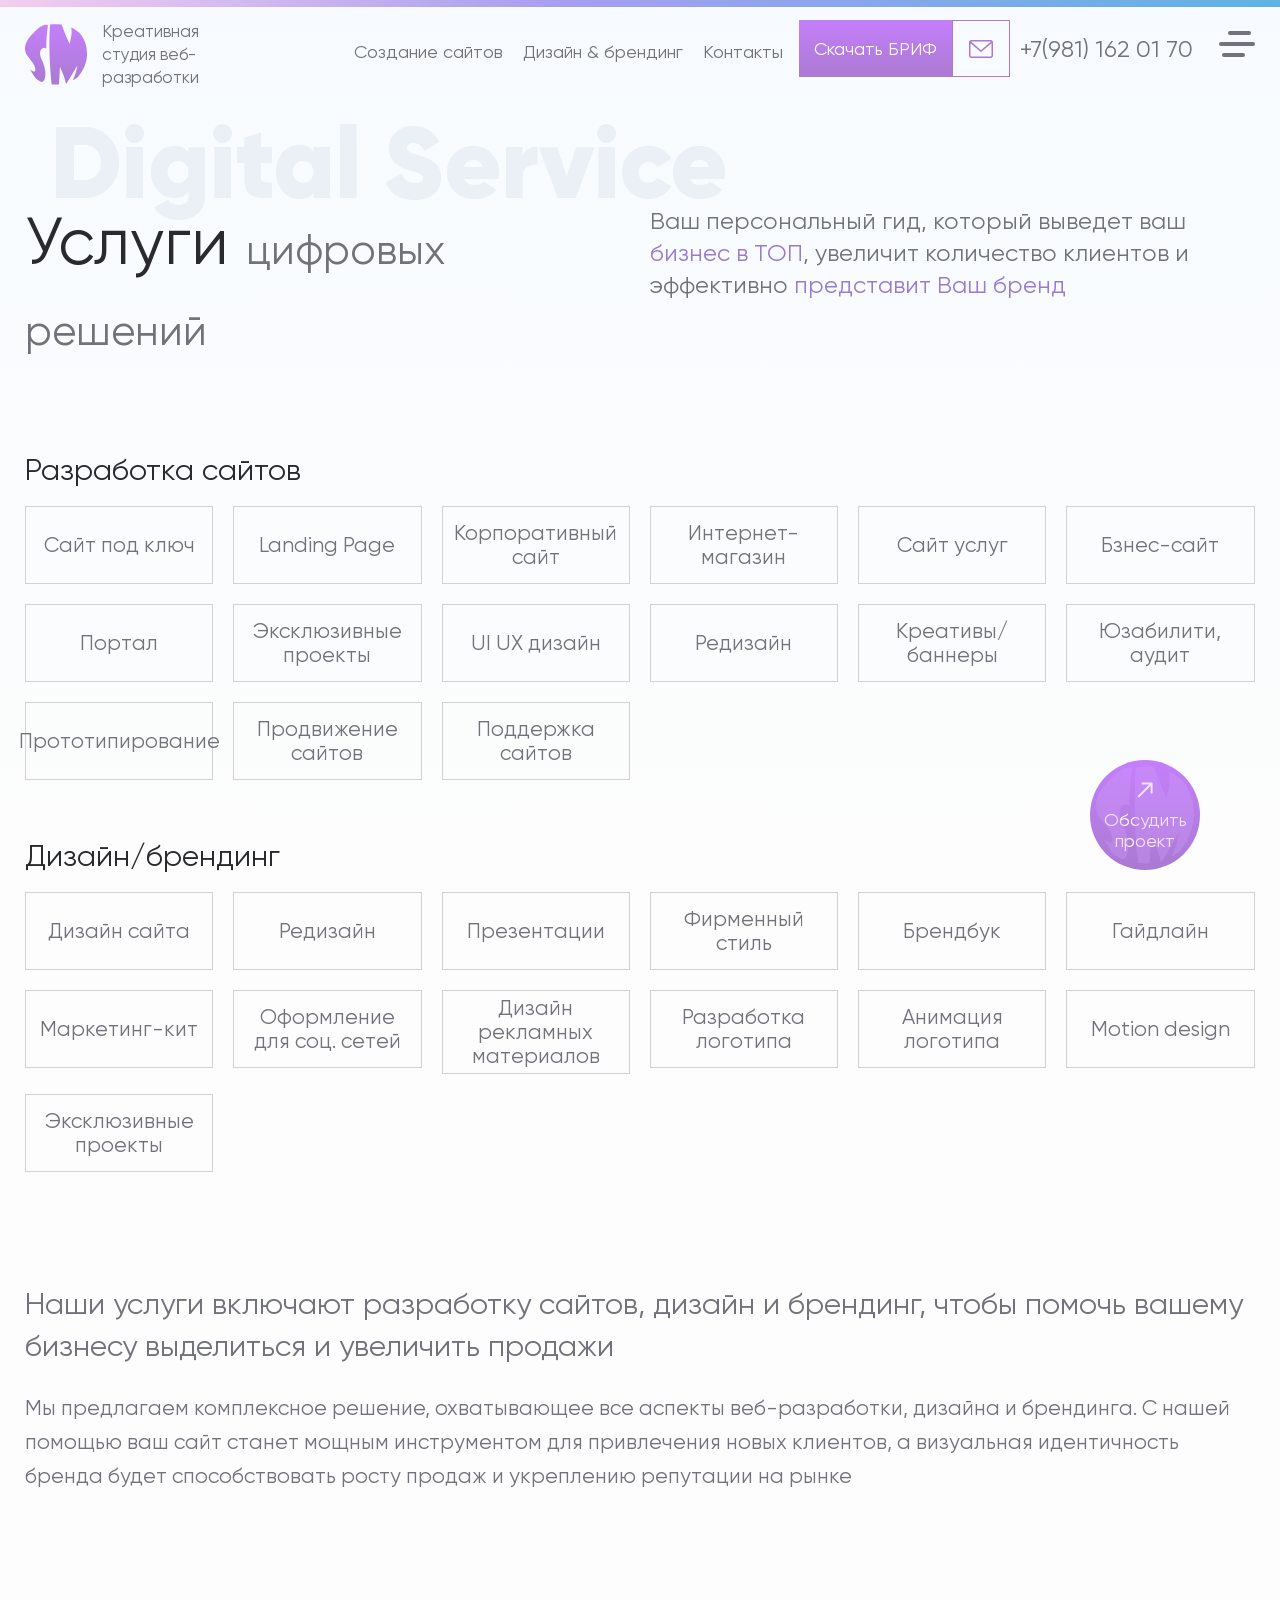
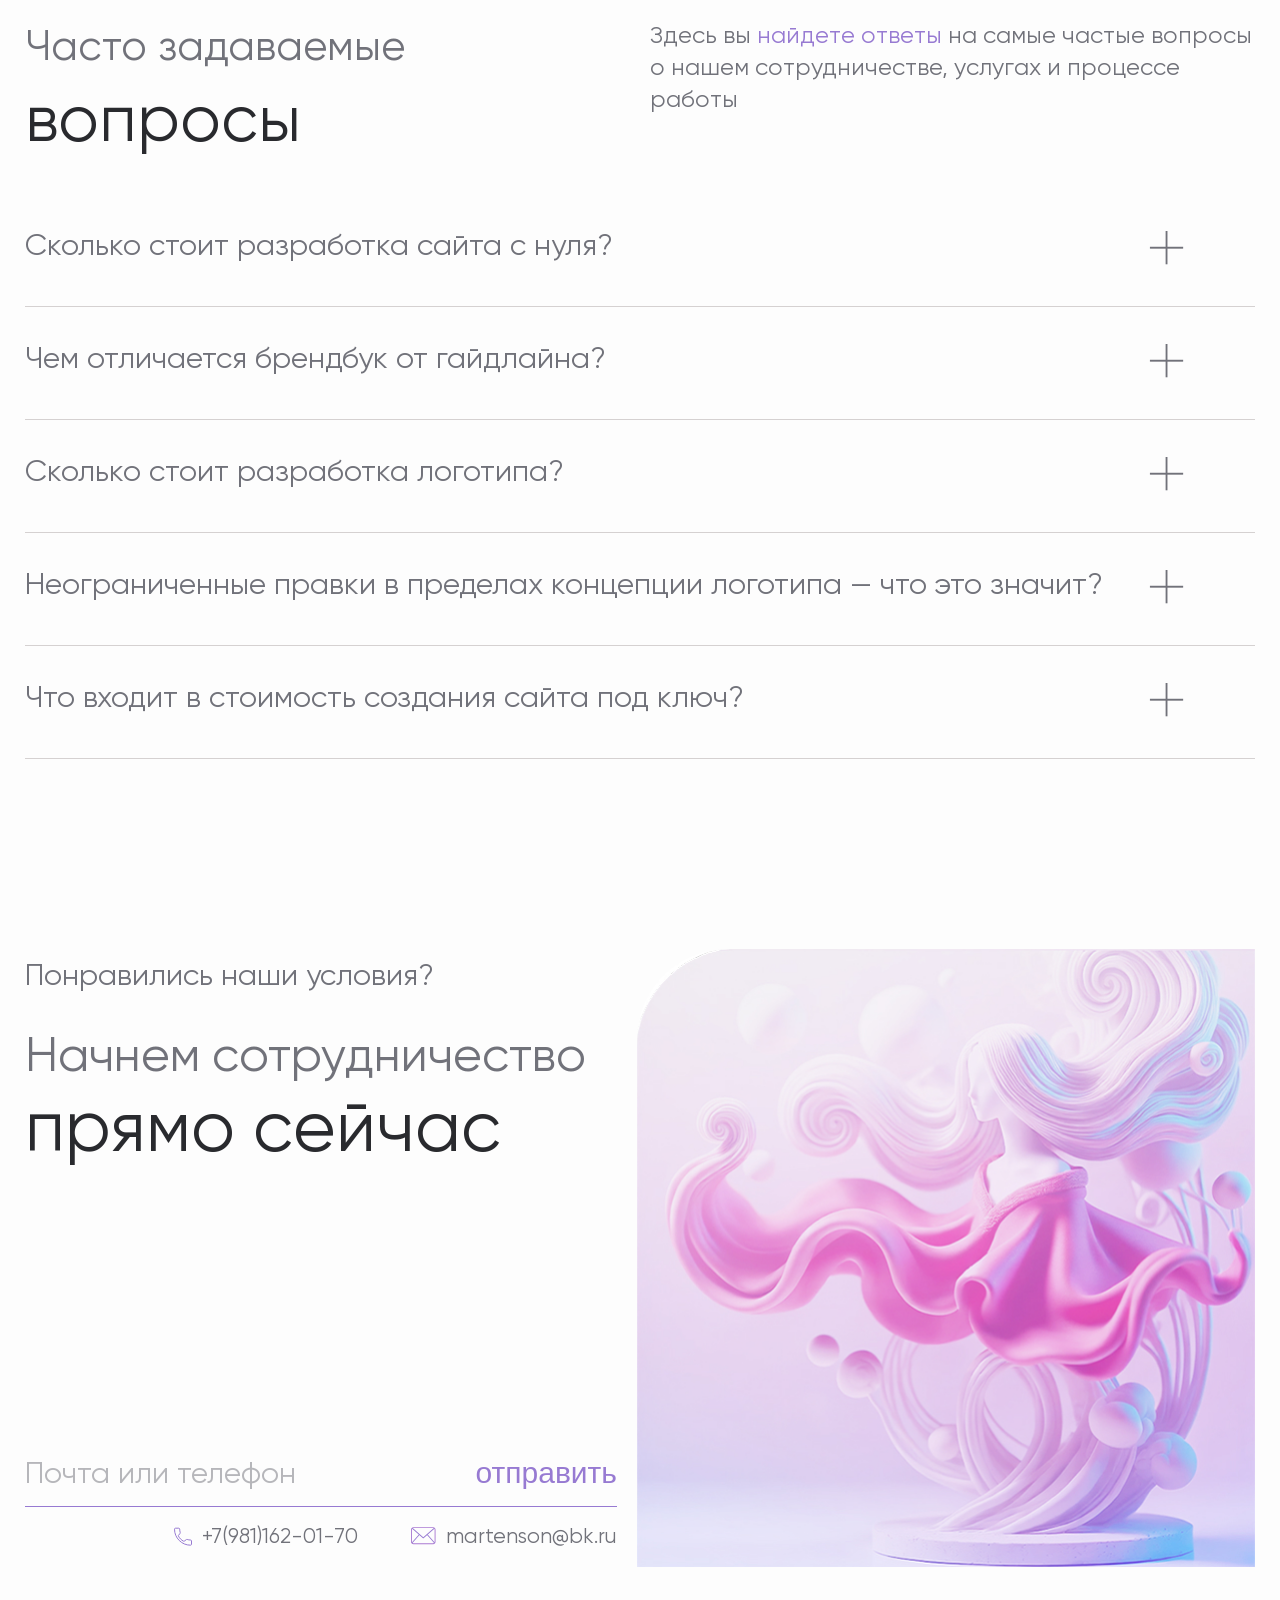
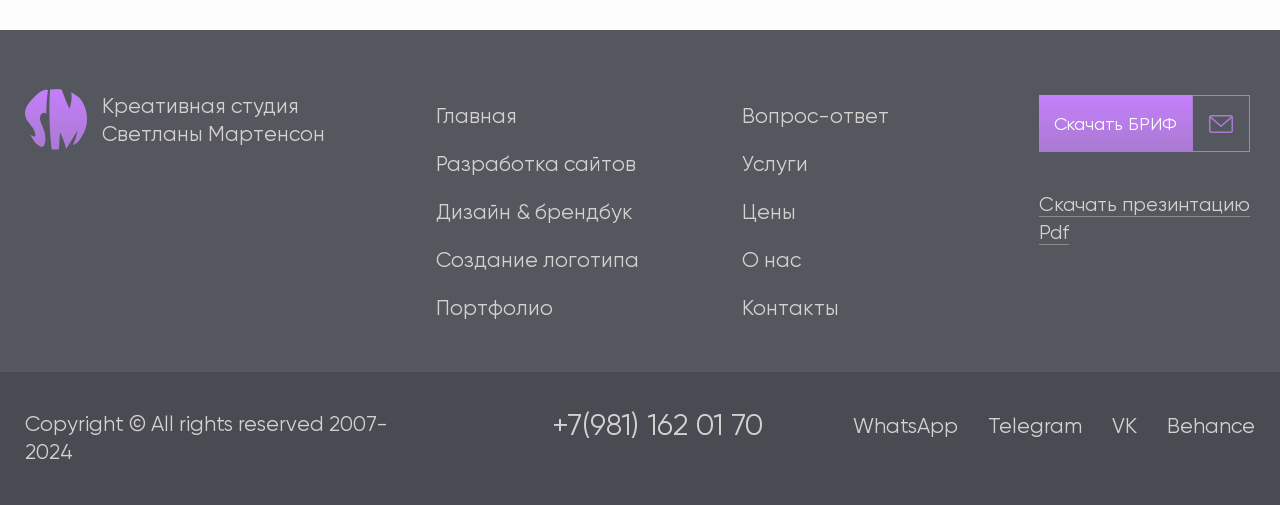
<file: services.html>
<!DOCTYPE html>
<html lang="ru">
<head>
	<meta charset="utf-8">
	<meta http-equiv="X-UA-Compatible" content="IE=edge" >
	<meta name="viewport" content="width=device-width, initial-scale=1.0">
	<meta name="description" content="">
	<link rel="stylesheet" type="text/css" href="style.css">
	<link rel="icon" type="image/png" href="favicon/favicon.ico" sizes="16x16">	
	<title></title>
</head>
<body>
	<div class="wrapper">
	<!-- Header -->
	<header>
		<div class="header_site" id="header">
			<div class="left">
				<a href="#" class="logo">
					<img src="img/logo.svg" alt="" loading="logo" />
					<p>Креативная студия веб-разработки</p>
				</a>
			</div>
			<div class="right">
				<ul class="resp_nav">
					<li><a href="#">Создание сайтов</a></li>
					<li><a href="#">Дизайн & брендинг</a></li>
					<li><a href="#">Контакты</a></li>
				</ul>
				<div class="novisible_700">
					<div class="inlines">
						<div class="novisible_600">
							<a href="#" class="pink_link" data-popup-link = "brif">Скачать БРИФ</a>
						</div>
						<div class="dr_contacts_wrapp" id="headerContact">
							<div class="icons_dr_wrapp">
								<div class="soc_dr">
									<ul>
										<li>
											<a href="#" class="gren_hover">
												<svg width="24" height="23" viewBox="0 0 24 23" fill="none" xmlns="http://www.w3.org/2000/svg">
												<path d="M17.3938 13.6588L17.3849 13.7276C15.212 12.7216 14.9847 12.5876 14.7041 12.9786C14.5094 13.2494 13.9422 13.8635 13.7713 14.0452C13.5984 14.2242 13.4264 14.238 13.133 14.1141C12.8365 13.9764 11.8849 13.6872 10.7585 12.751C9.88099 12.0212 9.29206 11.1263 9.11815 10.8509C8.82862 10.3864 9.43435 10.3203 9.98573 9.35103C10.0845 9.15827 10.0341 9.00682 9.96103 8.87005C9.88692 8.73236 9.297 7.38303 9.04996 6.84514C8.81281 6.30908 8.56874 6.377 8.38593 6.377C7.81677 6.33111 7.40076 6.33845 7.03416 6.69276C5.43931 8.32114 5.84148 10.0009 7.2061 11.7872C9.88791 15.0476 11.3168 15.6479 13.9294 16.4814C14.6349 16.6897 15.2782 16.6604 15.7871 16.5924C16.3543 16.5089 17.5331 15.9306 17.7792 15.2835C18.0312 14.6364 18.0312 14.0994 17.957 13.9755C17.8839 13.8516 17.6902 13.7827 17.3938 13.6588Z" fill="#FDFDFD"/>
												<path d="M19.9117 3.56013C12.7719 -3.34181 0.95585 1.66402 0.951208 11.4008C0.951208 13.3471 1.46099 15.2451 2.43228 16.9211L0.857422 22.6429L6.73992 21.1089C14.0803 25.0738 23.1394 19.8089 23.1431 11.4064C23.1431 8.45733 21.9917 5.68188 19.8978 3.59635L19.9117 3.56013ZM21.2879 11.3758C21.2823 18.4634 13.5018 22.8899 7.34814 19.2722L7.01385 19.0735L3.53171 19.9788L4.46492 16.5943L4.24299 16.246C0.413565 10.1501 4.81314 2.18309 12.0671 2.18309C13.2785 2.18004 14.4785 2.41729 15.5976 2.88111C16.7166 3.34492 17.7326 4.02609 18.5866 4.88518C19.4453 5.73349 20.1265 6.74434 20.5902 7.85873C21.054 8.97313 21.2912 10.1687 21.2879 11.3758Z" fill="#FDFDFD"/>
												</svg>
											</a>
										</li>
										<li>
											<a href="#" class="blue_hover">
												<svg width="20" height="17" viewBox="0 0 20 17" fill="none" xmlns="http://www.w3.org/2000/svg">
												<path d="M1.23641 7.06994L18.5914 0.378436C19.3969 0.0874363 20.1004 0.574937 19.8394 1.79294L19.8409 1.79144L16.8859 15.7129C16.6669 16.6999 16.0804 16.9399 15.2599 16.4749L10.7599 13.1584L8.58941 15.2494C8.3494 15.4894 8.14691 15.6919 7.68191 15.6919L8.00141 11.1124L16.3414 3.57794C16.7044 3.25844 16.2604 3.07844 15.7819 3.39644L5.47541 9.88544L1.03241 8.49944C0.0679053 8.19344 0.0469056 7.53494 1.23641 7.06994Z" fill="#FDFDFD"/>
												</svg>
											</a>
										</li>
									</ul>
								</div>
								<a class="mail_link" href="mailto:martenson@bk.ru">
									<svg width="24" height="18" viewBox="0 0 24 18" fill="none" xmlns="http://www.w3.org/2000/svg">
										<path d="M21.75 0H2.25002C1.00928 0 0 1.00928 0 2.25002V15.75C0 16.9907 1.00928 18 2.25002 18H21.75C22.9907 18 24 16.9907 24 15.75V2.25002C24 1.00928 22.9907 0 21.75 0ZM21.75 1.49999C21.8519 1.49999 21.9488 1.52114 22.0374 1.55806L12 10.2576L1.9625 1.55806C2.05354 1.51989 2.15125 1.50015 2.24997 1.49999H21.75ZM21.75 16.5H2.25002C1.8362 16.5 1.49999 16.1638 1.49999 15.75V3.14282L11.5085 11.8169C11.6499 11.9392 11.825 12 12 12C12.175 12 12.3501 11.9392 12.4915 11.8169L22.5 3.14282V15.75C22.5 16.1638 22.1638 16.5 21.75 16.5Z" fill="#AA7AD2"/>
									</svg>
								</a>
							</div>
							<div class="dr_contacts">
								<a href="mailto:martenson@bk.ru" class="mail_link_hover">martenson@bk.ru</a>
								<a class="tel_link" href="tel:+79811620170">+7(981) 162 01 70</a>
							</div>
						</div>
					</div>
				</div>
				<div class="resbtn_wrapp">
					<a type="button" class="respBtn">
						<div>
							<p>Меню</p>
						</div>
						<div>
							<span></span>
							<span></span>
							<span></span>
						</div>
					</a>
				</div>
			</div>
		</div>
		<!-- Modal Nav -->
		<div class="modal_nav">
			<div class="modal_nav_inner">
				<div class="modal_nav_content">
					<button type="button" class="closeModalNav">
						<svg width="24" height="24" viewBox="0 0 24 24" fill="none" xmlns="http://www.w3.org/2000/svg">
							<rect x="1.73242" y="0.805511" width="30.4408" height="2.08909" transform="rotate(45 1.73242 0.805511)" fill="#977AD2"/>
							<rect x="0.255859" y="22.3304" width="30.4408" height="2.08909" transform="rotate(-45 0.255859 22.3304)" fill="#977AD2"/>
						</svg>
					</button>
					<div class="row">
						<div class="novisible_700">
							<div class="modal_nav_header">
								<h3>Главное меню</h3>
							</div>
						</div>
						<div class="visible_700">
							<div class="resp_nax_header">
								<div>
									<a href="#" class="logo">
										<img src="img/logo.svg" alt="" loading="logo" />
									</a>
								</div>
								<div>
									<a href="#" class="brif_link" data-popup-link = "brif">Скачать БРИФ</a>
								</div>
							</div>
						</div>
						<div class="tree_cols_nav">
							<div>
								<ul>
									<li><a href="#">Главная</a></li>
									<li><a href="#">Создание сайтов</a></li>
									<li><a href="#">Дизайн & брендбук</a></li>
								</ul>
							</div>
							<div>
								<ul>
									<li><a href="#">Создание логотипа</a></li>
									<li><a href="#">Вопрос-ответ</a></li>
									<li><a href="#">Портфолио</a></li>
								</ul>
							</div>
							<div>
								<ul>
									<li><a href="#">Услуги</a></li>
									<li><a href="#">О нас</a></li>
									<li><a href="#">Контакты</a></li>
								</ul>
							</div>
						</div>
					</div>
				</div>
				<div class="modal_nav_footer_wrapp">
					<div class="modal_nav_footer">
						<div class="novisible_700">
							<div class="modal_nav_title">
								<h2>Digital Creator</h2>
							</div>
							<a href="#" class="nav_pill">
								<div class="gradient">
									<p>Давайте обсудим Ваш проект</p>
								</div>
								<div>
									<p>Давайте обсудим Ваш проект</p>
								</div>
							</a>
						</div>
						<div class="visible_700">
							<ul class="nav_list">
								<li>
									<a href="mailto:martensonsvetlana@ya.ru">
										<svg width="19" height="14" viewBox="0 0 19 14" fill="none" xmlns="http://www.w3.org/2000/svg">
										<path d="M16.4082 13.3845H1.98346C1.51459 13.384 1.06509 13.1975 0.733564 12.8659C0.402042 12.5344 0.21558 12.0848 0.215088 11.616V2.70738C0.21558 2.23852 0.402042 1.78899 0.733564 1.45744C1.06509 1.12589 1.51459 0.93938 1.98346 0.938843H16.4082C16.8771 0.93938 17.3266 1.12589 17.6581 1.45744C17.9896 1.78899 18.1761 2.23852 18.1766 2.70738V11.616C18.1761 12.0848 17.9896 12.5344 17.6581 12.8659C17.3266 13.1975 16.8771 13.384 16.4082 13.3845ZM1.98346 1.61476C1.69379 1.61507 1.41607 1.73029 1.21126 1.93514C1.00645 2.13998 0.891273 2.41771 0.891005 2.70738V11.616C0.891273 11.9056 1.00645 12.1834 1.21126 12.3882C1.41607 12.5931 1.69379 12.7083 1.98346 12.7086H16.4082C16.6979 12.7083 16.9756 12.5931 17.1804 12.3882C17.3852 12.1834 17.5004 11.9056 17.5007 11.616V2.70738C17.5004 2.41771 17.3852 2.13998 17.1804 1.93514C16.9756 1.73029 16.6979 1.61507 16.4082 1.61476H1.98346Z" fill="#977AD2"/>
										<path d="M9.19568 9.15036C9.1133 9.15041 9.03373 9.12036 8.97195 9.06587L0.827148 1.87614L1.27444 1.3692L9.19568 8.36224L17.1173 1.37005L17.5645 1.87698L9.41974 9.06672C9.3578 9.12106 9.27808 9.15082 9.19568 9.15036Z" fill="#977AD2"/>
										<path d="M0.643311 12.3237L6.11486 6.08919L6.62332 6.53529L1.15177 12.7696L0.643311 12.3237ZM11.7853 6.52887L12.2936 6.08276L17.7653 12.3169L17.257 12.763L11.7853 6.52887Z" fill="#977AD2"/>
										</svg>
										martensonsvetlana@ya.ru
									</a>
								</li>
								<li><a href="tel:+7(981) 162 01 70">+7(981) 162 01 70</a></li>
							</ul>
							<ul class="nav_list_2">
								<li><a href="#">WhatsApp</a></li>
								<li><a href="#">Telegram</a></li>
								<li><a href="#">VK</a></li>
								<li><a href="#">Behance</a></li>
							</ul>
						</div>
					</div>
				</div>
			</div>
		</div>
		<!-- /Modal Nav -->
	</header>
	<!-- /Header -->
	<!-- Content -->
	<div class="content">
	<!-- Section 1 - Services Page -->
	<section class="promo">
		<div class="row">
			<h1 class="promo_h1_2">Digital Service</h1>
			<div class="article">
				<div>
					<h2>Услуги <span>цифровых решений</span></h2>
				</div>
				<div>
					<p>Ваш персональный гид, который выведет ваш <a href="#">бизнес в ТОП</a>, увеличит количество клиентов и эффективно <a href="#">представит Ваш бренд</a></p>
				</div>
			</div>
			<div class="tags_wrapp">
				<h3>Разработка сайтов</h3>
				<ul class="tags">
					<li><a href="#">Сайт под ключ</a></li>
					<li><a href="#">Landing Page</a></li>
					<li><a href="#">Корпоративный сайт</a></li>
					<li><a href="#">Интернет-магазин</a></li>
					<li><a href="#">Сайт услуг</a></li>
					<li><a href="#">Бзнес-сайт</a></li>
					<li><a href="#">Портал</a></li>
					<li><a href="#">Эксклюзивные проекты</a></li>
					<li><a href="#">UI UX дизайн</a></li>
					<li><a href="#">Редизайн</a></li>
					<li><a href="#">Креативы/баннеры</a></li>
					<li><a href="#">Юзабилити, аудит</a></li>
					<li><a href="#">Прототипирование</a></li>
					<li><a href="#">Продвижение сайтов</a></li>
					<li><a href="#">Поддержка сайтов</a></li>
				</ul>
			</div>
			<div class="tags_wrapp">
				<h3>Дизайн/брендинг</h3>
				<ul class="tags">
					<li><a href="#">Дизайн сайта</a></li>
					<li><a href="#">Редизайн</a></li>
					<li><a href="#">Презентации</a></li>
					<li><a href="#">Фирменный стиль</a></li>
					<li><a href="#">Брендбук</a></li>
					<li><a href="#">Гайдлайн</a></li>
					<li><a href="#">Маркетинг-кит</a></li>
					<li><a href="#">Оформление для соц. сетей</a></li>
					<li><a href="#">Дизайн рекламных материалов</a></li>
					<li><a href="#">Разработка логотипа</a></li>
					<li><a href="#">Анимация логотипа</a></li>
					<li><a href="#">Motion design</a></li>
					<li><a href="#">Эксклюзивные проекты</a></li>
				</ul>
			</div>
			<div class="tags_article">
				<p class="big">Наши услуги включают разработку сайтов, дизайн и брендинг, чтобы помочь вашему бизнесу выделиться и увеличить продажи</p>
				<p>Мы предлагаем комплексное решение, охватывающее все аспекты веб-разработки, дизайна и брендинга. С нашей помощью ваш сайт станет мощным инструментом для привлечения новых клиентов, а визуальная идентичность бренда будет способствовать росту продаж и укреплению репутации на рынке</p>
			</div>
		</div>
	</section>
	<!-- /Section 1 - Services Page -->
	<!-- Section 7 - Main Page -->
	<section class="sect_7_mp">
		<div class="row">
			<div class="article">
				<div>
					<h2><span>Часто задаваемые</span> вопросы</h2>
				</div>
				<div>
					<br />
					<p>Здесь вы <a href="#">найдете ответы</a> на самые частые вопросы о нашем сотрудничестве, услугах и процессе работы</p>
				</div>
			</div>
			<div class="faqs">
				<div class="faq_item dr_parent">
					<div class="faq_item_title dr_title">
						<h3>Сколько стоит разработка сайта с нуля?</h3>
						<svg width="36" height="36" viewBox="0 0 36 36" fill="none" xmlns="http://www.w3.org/2000/svg">
						<rect x="17.0768" y="33.8407" width="32.3071" height="0.92306" transform="rotate(-90 17.0768 33.8407)" fill="#71727A" stroke="#71727A" stroke-width="0.923061"/>
						<rect x="1.38438" y="17.2257" width="32.3071" height="0.92306" fill="#71727A" stroke="#71727A" stroke-width="0.923061"/>
						</svg>
					</div>
					<div class="faq_item_content dr_content">
						<p>Стоимость разработки сайта зависит от его функциональности и объема работ (лендинг, корпоративный сайт, интернет-магазин), сложности верстки, дизайна и количества страниц. Точную цену можно узнать у наших менеджеров после заполнения брифа</p>
					</div>
				</div>
				<div class="faq_item dr_parent">
					<div class="faq_item_title dr_title">
						<h3>Чем отличается брендбук от гайдлайна?</h3>
						<svg width="36" height="36" viewBox="0 0 36 36" fill="none" xmlns="http://www.w3.org/2000/svg">
						<rect x="17.0768" y="33.8407" width="32.3071" height="0.92306" transform="rotate(-90 17.0768 33.8407)" fill="#71727A" stroke="#71727A" stroke-width="0.923061"/>
						<rect x="1.38438" y="17.2257" width="32.3071" height="0.92306" fill="#71727A" stroke="#71727A" stroke-width="0.923061"/>
						</svg>
					</div>
					<div class="faq_item_content dr_content">
						<p><span>Брендбук</span> — комплексный документ о философии, ценностях и визуальной идентичности бренда (логотип, цвета, шрифты). Описывает миссию, тон общения и общее восприятие бренда.</p>
						<p><span>Гайдлайн</span> — практическое руководство с четкими правилами использования визуальных элементов бренда (логотип, шрифты, цвета), включает технические инструкции для дизайнеров.</p>
					</div>
				</div>
				<div class="faq_item dr_parent">
					<div class="faq_item_title dr_title">
						<h3>Сколько стоит разработка логотипа?</h3>
						<svg width="36" height="36" viewBox="0 0 36 36" fill="none" xmlns="http://www.w3.org/2000/svg">
						<rect x="17.0768" y="33.8407" width="32.3071" height="0.92306" transform="rotate(-90 17.0768 33.8407)" fill="#71727A" stroke="#71727A" stroke-width="0.923061"/>
						<rect x="1.38438" y="17.2257" width="32.3071" height="0.92306" fill="#71727A" stroke="#71727A" stroke-width="0.923061"/>
						</svg>
					</div>
					<div class="faq_item_content dr_content">
						<p>Стоимость разработки логотипа зависит от его сложности, выбранного стиля и наличия у вас исходных наработок. Чем больше в логотипе деталей, цветов, а также требований к адаптивности и уникальности, тем сложнее и, соответственно, дороже будет его разработка.</p>
					</div>
				</div>
				<div class="faq_item dr_parent">
					<div class="faq_item_title dr_title">
						<h3>Неограниченные правки в пределах концепции логотипа — что это значит?</h3>
						<svg width="36" height="36" viewBox="0 0 36 36" fill="none" xmlns="http://www.w3.org/2000/svg">
						<rect x="17.0768" y="33.8407" width="32.3071" height="0.92306" transform="rotate(-90 17.0768 33.8407)" fill="#71727A" stroke="#71727A" stroke-width="0.923061"/>
						<rect x="1.38438" y="17.2257" width="32.3071" height="0.92306" fill="#71727A" stroke="#71727A" stroke-width="0.923061"/>
						</svg>
					</div>
					<div class="faq_item_content dr_content">
						<p>В рамках бюджета предлогается 3 варианта логотипа на выбор. Вы можете согласовать один из них как окончательный в том виде, в котором мы его презентовали, либо внести правки.</p>
						<p>Например, вам понравилась сама идея логотипа, но не понравился стиль исполнения — вы хотели бы видеть чуть более простые / сложные формы, или более мультяшный / строгий стиль отрисовки элементов. Возможно, вам не понравился шрифт, цвет, компоновка элементов? Всё решаемо, мы не ограничиваем количество вносимых правок при сохранении самой идеи логотипа.</p>
					</div>
				</div>
				<div class="faq_item dr_parent">
					<div class="faq_item_title dr_title">
						<h3>Что входит в стоимость создания сайта под ключ?</h3>
						<svg width="36" height="36" viewBox="0 0 36 36" fill="none" xmlns="http://www.w3.org/2000/svg">
						<rect x="17.0768" y="33.8407" width="32.3071" height="0.92306" transform="rotate(-90 17.0768 33.8407)" fill="#71727A" stroke="#71727A" stroke-width="0.923061"/>
						<rect x="1.38438" y="17.2257" width="32.3071" height="0.92306" fill="#71727A" stroke="#71727A" stroke-width="0.923061"/>
						</svg>
					</div>
					<div class="faq_item_content dr_content">
						<p>Зависит от вида сайта: создание сайта-визитки и разработка онлайн-сервиса сильно отличаются друг от друга. Однако независимо от типа услуги создание сайта включает в себя:</p>
						<ul>
							<li>конкурентный анализ</li>
							<li>постраничную разработку структуры</li>
							<li>дизайн и верстка страниц</li>
						 	<li>наполнение сайта базовой информацией</li>
							<li>первичная СЕО оптимизация</li>
							<li>размещение ресурса на хостинге</li>
						</ul>
					</div>
				</div>
			</div>
		</div>
	</section>
	<!-- /Section 7 - Main Page -->
	<!-- Section 8 - Main Page -->
	<section class="sect_8_mp">
		<div class="row">
			<div class="callback_two_cols">
				<div>
					<div class="callback_content">
						<div class="callback_header">
							<h3>Понравились наши условия?</h3>
							<h2><span>Начнем сотрудничество</span> прямо сейчас</h2>
						</div>
						<div class="callback_fooer">
							<form>
								<div class="formn_templ">
									<div>
										<!-- пересмотреть прозрачность -->
										<p><a href="#">Почта</a> или <a href="#">телефон</a></p>
									</div>
									<div>
										<button type="submit" class="subBtn">отправить</button>
									</div>
								</div>
							</form>
							<div class="contacts_inline">
								<div>
									<a href="tel:+79811620170" class="icon_link">
										<img src="img/tel.svg" alt="" loading="lazy" />
										+7(981)162-01-70
									</a>
								</div>
								<div>
									<a href="mailto:martenson@bk.ru" class="icon_link">
										<img src="img/mail2.svg" alt="" loading="lazy" />
										martenson@bk.ru
									</a>
								</div>
							</div>
						</div>
					</div>
				</div>
				<div>
					<div class="callback_img">
						<img src="img/callback.jpg" alt="" loading="lazy" />
					</div>
				</div>
			</div>
		</div>
	</section>
	<!-- /Section 8 - Main Page -->
	</div>
	<!-- /Content -->
	<!-- Footer -->
	<footer class="footer_section">
		<div class="row">
			<div class="footer_templ">
				<div>
					<a href="#" class="logo_footer">
						<img src="img/logo.svg" alt="" loading="logo" />
						<p>Креативная студия Светланы Мартенсон</p>
					</a>
				</div>
				<div>
					<div class="navs_inline">
						<div>
							<ul class="footer_nav">
								<li><a href="#">Главная</a></li>
								<li><a href="#">Разработка сайтов</a></li>
								<li><a href="#">Дизайн & брендбук</a></li>
								<li><a href="#">Создание логотипа</a></li>
								<li><a href="#">Портфолио</a></li>
							</ul>
						</div>
						<div>
							<ul class="footer_nav">
								<li><a href="#">Вопрос-ответ</a></li>
								<li><a href="#">Услуги</a></li>
								<li><a href="#">Цены</a></li>
								<li><a href="#">О нас</a></li>
								<li><a href="#">Контакты</a></li>
							</ul>
						</div>
					</div>
				</div>
				<div>
					<div class="pink_box footer_pink_link">
						<div>
							<a href="#" class="pink_link" data-popup-link = "brif">Скачать БРИФ</a>
						</div>
						<div>
							<a class="mail_link" href="mailto:">
								<img src="img/mail.svg" alt="" loading="logo" />
							</a>
						</div>
					</div>
					<div>
						<a href="#" class="link_2">Скачать презинтацию Pdf</a>
					</div>
				</div>
			</div>
		</div>
		<div class="footer_bottom">
			<div class="row">
				<div class="novisible_480">
					<div class="footer_bottom_templ">
						<div>
							<p>Сopyright © All rights reserved 2007-2024</p>
						</div>
						<div>
							<div class="footer_inline">
								<div>
									<a href="tel:+79811620170" class="tel_link_2">+7(981) 162 01 70</a>
								</div>
								<div>
									<ul class="soc_list">
										<li><a href="#" data-hover-color = "#07A724">WhatsApp</a></li>
										<li><a href="#" data-hover-color = "#0998E6">Telegram</a></li>
										<li><a href="#" data-hover-color = "#2693E0">VK</a></li>
										<li><a href="#" data-hover-color = "#3779F4">Behance </a></li>
									</ul>
								</div>
							</div>
						</div>
					</div>
				</div>
				<div class="visible_480">
					<div class="resp_footer_templ">
						<div>
							<a href="tel:+79811620170" class="resp_tel_link">+7(981) 162 01 70</a>
						</div>
						<ul class="resp_soc_links">
							<li><a href="#" class="green">WhatsApp</a></li>
							<li><a href="#" class="blue">Telegram</a></li>
						</ul>
						<ul class="resp_soc_links_2">
							<li><a href="#" data-hover-color = "#2693E0">VK</a></li>
							<li><a href="#" data-hover-color = "#F981FF">Instagram</a></li>
							<li><a href="#" data-hover-color = "#3779F4">Behance</a></li>
						</ul>
						<div class="corp_resp">
							<p>Сopyright © All rights reserved 2007-2024</p>
						</div>
					</div>
				</div>
			</div>
		</div>
	</footer>
	<!-- /Footer -->
	<!-- Callback Btn -->
	<a href="#" class="callbackFixed" data-popup-link = "callback">
		<img class="callbackFixed_logo" src="img/callback.svg" alt="" loading="lazy" />
		<svg width="16" height="16" viewBox="0 0 16 16" fill="none" xmlns="http://www.w3.org/2000/svg">
		<path d="M15.6208 1.57253C15.6209 1.02025 15.1732 0.572495 14.6209 0.572445L5.62093 0.571645C5.06865 0.571596 4.62089 1.01927 4.62084 1.57156C4.6208 2.12384 5.06847 2.5716 5.62076 2.57165L13.6208 2.57236L13.62 10.5724C13.62 11.1246 14.0677 11.5724 14.62 11.5724C15.1722 11.5725 15.62 11.1248 15.62 10.5725L15.6208 1.57253ZM1.99269 15.6124L15.3279 2.27962L13.9138 0.865276L0.578601 14.1981L1.99269 15.6124Z" fill="white"/>
		</svg>
		<p>Обсудить проект</p>
	</a>
	<!-- /Callback Btn -->
	<!-- Popup -->
	<div class="popup" data-popup = "callback">
		<button type="button" class="close">
			<svg role="presentation" class="t-popup__close-icon" width="23px" height="23px" viewBox="0 0 23 23" version="1.1" xmlns="http://www.w3.org/2000/svg" xmlns:xlink="http://www.w3.org/1999/xlink"><g stroke="none" stroke-width="1" fill="#fff" fill-rule="evenodd"><rect transform="translate(11.313708, 11.313708) rotate(-45.000000) translate(-11.313708, -11.313708) " x="10.3137085" y="-3.6862915" width="2" height="30"></rect><rect transform="translate(11.313708, 11.313708) rotate(-315.000000) translate(-11.313708, -11.313708) " x="10.3137085" y="-3.6862915" width="2" height="30"></rect></g></svg>
		</button>
		<div class="popup_content">
			<div class="popup_title">
				<h3>Заполните форму</h3>
				<p>Укажите, пожалуйста, ваши контакты для связи</p>
			</div>
			<div class="popup_input_wrapp">
				<input type="text" name="#" placeholder="Ваше имя" />
			</div>
			<div class="popup_input_wrapp">
				<input type="text" name="#" placeholder="Почта" />
			</div>
			<div class="popup_input_wrapp">
				<input type="tel" name="#" placeholder="Телефон" />
			</div>
			<div class="popup_input_wrapp">
				<select name="#">
					<option value="">Тип проекта</option>
					<option value="Разработка сайта">Разработка сайта</option>
					<option value="Редизайн">Редизайн</option>
					<option value="Логотип">Логотип</option>
					<option value="Брендбук">Брендбук</option>
					<option value="Другое">Другое</option>
				</select>
			</div>
			<div class="checkboxes_wrapp">
				<h3>Какой способ связи вам подходит?</h3>
				<div class="checkboxes">
					<div>
						<label class="checkbox" for="ch_1">
							<input id="ch_1" type="radio" name="messager" />
							<span>Telegram</span>
						</label>
					</div>
					<div>
						<label class="checkbox" for="ch_2">
							<input id="ch_2" type="radio" name="messager" />
							<span>WhatsApp</span>
						</label>
					</div>
					<div>
						<label class="checkbox" for="ch_3">
							<input id="ch_3" type="radio" name="messager" />
							<span>E-mail</span>
						</label>
					</div>
				</div>
			</div>
			<div class="subBtnPopup_wrapp">
				<button type="submit" class="subBtnPopup">Отправить</button>
			</div>
		</div>
	</div>
	<div class="popup_bg"></div>
	<!-- /Popup -->
	</div>
	<link rel="stylesheet" type="text/css" href="responsive.css">
	<link rel="stylesheet" type="text/css" href="vendors/css/fancybox.css">
	<link rel="stylesheet" type="text/css" href="vendors/css/slick.css">
	<script src="vendors/js/jquery.js"></script>
	<script src="vendors/js/fancybox.js"></script>
	<script src="vendors/js/slick.min.js"></script>
	<script src="vendors/js/inputmask.js"></script>
	<script src="vendors/js/marquee.js"></script>
	<script src="js/scripts.js"></script>
</body>
</html>
</file>
<file: style.css>
@charset "utf-8";

/*------------------*/
/*-- Fonts --*/
/*------------------*/

@font-face {
    font-family: 'Gilroy';
    src: url('fonts/Gilroy-Black.eot');
    src: url('fonts/Gilroy-Black.eot?#iefix') format('embedded-opentype'),
        url('fonts/Gilroy-Black.woff2') format('woff2'),
        url('fonts/Gilroy-Black.woff') format('woff'),
        url('fonts/Gilroy-Black.ttf') format('truetype'),
        url('fonts/Gilroy-Black.svg#Gilroy-Black') format('svg');
    font-weight: 900;
    font-style: normal;
    font-display: swap;
}

@font-face {
    font-family: 'Gilroy';
    src: url('fonts/Gilroy-Regular.eot');
    src: url('fonts/Gilroy-Regular.eot?#iefix') format('embedded-opentype'),
        url('fonts/Gilroy-Regular.woff2') format('woff2'),
        url('fonts/Gilroy-Regular.woff') format('woff'),
        url('fonts/Gilroy-Regular.ttf') format('truetype'),
        url('fonts/Gilroy-Regular.svg#Gilroy-Regular') format('svg');
    font-weight: normal;
    font-style: normal;
    font-display: swap;
}

/*-------------------------------------------*/
/* BASIC SETUP */
/*-------------------------------------------*/

* {
    margin: 0;
    padding: 0;
    -webkit-box-sizing: border-box;
    -moz-box-sizing: border-box;
    box-sizing: border-box;
    -webkit-tap-highlight-color: transparent;
}

html {
    -webkit-text-size-adjust: 100%;
}

html,
body {
    min-height: 100%;
    min-width: 100%;
    height: 100%;
}

body {
    background: #FDFDFD;
}

.wrapper {
    position: relative;
    display: flex;
    display: -ms-flexbox;
    display: -webkit-flex;
    flex-direction: column;
    -webkit-flex-direction: column;
    -ms-flex-direction: column;
    min-height: 100%;
    min-height: 100vh;
}

header {
    flex: 0 0 auto;
    -webkit-flex: 0 0 auto;
}

.content {
    flex: 1 0 auto;
    -webkit-flex: 1 0 auto;
}

footer {
    flex: 0 0 auto;
    -webkit-flex: 0 0 auto;
}

::-webkit-input-placeholder {color:#555555;}
::-moz-placeholder          {color:#555555;}
:-moz-placeholder           {color:#555555;}
:-ms-input-placeholder      {color:#555555;}

input,
textarea,
button,
select,
a,
img {
    outline: none;
}

select {
    -webkit-appearance: none;
    appearance: none;
    -moz-appearance;
    text-indent: 0.01px;
    text-overflow: "";
}

*::-ms-expand { display: none; }

input::-webkit-outer-spin-button,
input::-webkit-inner-spin-button {
    -webkit-appearance: none;
}

input[type="number"] {
    -moz-appearance: textfield;
}

input {
    -webkit-appearance: none;
    -moz-appearance
}

button {
    -webkit-appearance: none;
    -moz-appearance
}

textarea {
    resize: none;
    overflow: auto;
    -webkit-appearance: none;
    -moz-appearance;
}

input::-webkit-input-placeholder       {opacity: 1; transition: opacity .3s ease;}
input::-moz-placeholder                {opacity: 1; transition: opacity .3s ease;}
input:-moz-placeholder                 {opacity: 1; transition: opacity .3s ease;}
input:-ms-input-placeholder            {opacity: 1; transition: opacity .3s ease;}
input:focus::-webkit-input-placeholder {opacity: 0; transition: opacity .3s ease;}
input:focus::-moz-placeholder          {opacity: 0; transition: opacity .3s ease;}
input:focus:-moz-placeholder           {opacity: 0; transition: opacity .3s ease;}
input:focus:-ms-input-placeholder      {opacity: 0; transition: opacity .3s ease;}

textarea::-webkit-input-placeholder       {opacity: 1; transition: opacity .3s ease;}
textarea::-moz-placeholder                {opacity: 1; transition: opacity .3s ease;}
textarea:-moz-placeholder                 {opacity: 1; transition: opacity .3s ease;}
textarea:-ms-input-placeholder            {opacity: 1; transition: opacity .3s ease;}
textarea:focus::-webkit-input-placeholder {opacity: 0; transition: opacity .3s ease;}
textarea:focus::-moz-placeholder          {opacity: 0; transition: opacity .3s ease;}
textarea:focus:-moz-placeholder           {opacity: 0; transition: opacity .3s ease;}
textarea:focus:-ms-input-placeholder      {opacity: 0; transition: opacity .3s ease;}

.clearfix:after,
.clearfix:before {
    display: block;
    content: "";
}

/*-------------------------------------------*/
/* ----- DEFAULT STYLES ------ */
/*-------------------------------------------*/

section {
    position: relative;
    padding: 10px 0;
}

h1 {
    font-family: 'Gilroy';
    font-weight: 900;
    font-size: 200px;
    line-height: 28px;
    color: rgba(220, 230, 235, .5);
}

h2 {
    font-family: 'Gilroy';
    font-weight: 400;
    font-size: 72px;
    line-height: 100%;
    color: #292A2E;
}

h3 {
    font-family: 'Gilroy';
    font-weight: 400;
    font-size: 30px;
    line-height: 42px;
    color: #292A2E;
}

h4 {
    font-family: 'Gilroy';
    font-weight: 400;
    font-size: 30px;
    line-height: 42px;
    color: #71727A;
}

p {
    font-family: 'Gilroy';
    font-weight: 400;
    font-size: 30px;
    line-height: 42px;
    color: #71727A;
}

a {
    text-decoration: none;
    font-family: 'Gilroy';
    font-weight: 400;
    font-size: 30px;
    line-height: 42px;
    color: #71727A;
}

li {
    list-style: none;
    font-family: 'Gilroy';
    font-weight: 400;
    font-size: 30px;
    line-height: 42px;
    color: #71727A;
}

img {
    outline: none;
    border: 1px solid transparent;
    border: none;
}

button:hover,
button:active,
a:hover,
a:active {
    -webkit-tap-highlight-color: rgba(0,0,0,0); 
    -webkit-tap-highlight-color: transparent;
}

input {

}

input:focus {

}

textarea {

}

textarea:focus {

}

/*-------------------------------------------*/
/* ----- REUSABLE COMPONENTS ------ */
/*-------------------------------------------*/

.row {
    width: 100%;
    max-width: 1514px;
    margin: 0 auto;
    padding: 0 25px;
}

.overflow_wrapp {
    overflow: hidden;
}

.align_center {
    text-align: center;
}

.align_right {
    text-align: right;
}

.align_left {
    text-align: left;
}

.visible_700 {
    display: none;
}

.visible_480 {
    display: none;
}

.novisible_480 {
    display: block;
}

/*-------------------------------------------*/
/* ----- HEADER ------ */
/*-------------------------------------------*/

.header_site {
    display: flex;
    flex-wrap: wrap;
    width: 100%;
    padding: 20px 75px 20px 75px;
    position: absolute;
    top: 0;
    left: 0;
    z-index: 2;
    -webkit-transition-property: background, padding;
    -webkit-transition-duration: .3s;
    -webkit-transition-timing-function: ease;

    -moz-transition-property: background, padding;
    -moz-transition-duration: .3s;
    -moz-transition-timing-function: ease;

    -ms-transition-property: background, padding;
    -ms-transition-duration: .3s;
    -ms-transition-timing-function: ease;

    -o-transition-property: background, padding;
    -o-transition-duration: .3s;
    -o-transition-timing-function: ease;

    transition-property: background, padding;
    transition-duration: .3s;
    transition-timing-function: ease;
}

#header.scroll {
    width: 100%;
    padding-top: 15px;
    padding-bottom: 6px;
    background: #fff;
    position: fixed;
    top: 0;
    left: 0;
    z-index: 6;
}

.header_site:before {
    display: block;
    content: "";
    height: 7px;
    width: 100%;
    background: linear-gradient(90deg, #F3CEEF 0%, #A79EEF 43.84%, #5EB3E2 100%);
    position: absolute;
    top: 0;
    left: 0;
}

.header_site > .left {
    width: 280px;
    padding: 0 10px 0 0;
}

.header_site > .right {
    display: flex;
    flex-wrap: wrap;
    justify-content: flex-end;
    width: calc(100% - 280px);
    padding: 0 0 0 10px;
}

.logo {
    display: inline-flex;
    align-items: center;
}

.logo img {
    margin-right: 15px;
    display: block;
    width: auto;
    height: auto;
    max-width: 100%;
    max-height: 100%;
}

.logo p {
    font-size: 21px;
    line-height: 28px;
    color: #71727A;
    -webkit-transition-property: color;
    -webkit-transition-duration: .3s;
    -webkit-transition-timing-function: ease;

    -moz-transition-property: color;
    -moz-transition-duration: .3s;
    -moz-transition-timing-function: ease;

    -ms-transition-property: color;
    -ms-transition-duration: .3s;
    -ms-transition-timing-function: ease;

    -o-transition-property: color;
    -o-transition-duration: .3s;
    -o-transition-timing-function: ease;

    transition-property: color;
    transition-duration: .3s;
    transition-timing-function: ease;
}

.logo:hover p {
    color: #977AD2;
}

.resp_nav {
    display: flex;
    flex-wrap: wrap;
    padding: 18px 37px 5px 0;
}

.resp_nav li {
    padding: 0 25px;
}

.resp_nav li a {
    display: inline-block;
    vertical-align: top;
    font-size: 21px;
    line-height: 28px;
    color: #71727A;
    -webkit-transition-property: color;
    -webkit-transition-duration: .3s;
    -webkit-transition-timing-function: ease;

    -moz-transition-property: color;
    -moz-transition-duration: .3s;
    -moz-transition-timing-function: ease;

    -ms-transition-property: color;
    -ms-transition-duration: .3s;
    -ms-transition-timing-function: ease;

    -o-transition-property: color;
    -o-transition-duration: .3s;
    -o-transition-timing-function: ease;

    transition-property: color;
    transition-duration: .3s;
    transition-timing-function: ease;
}

.resp_nav li a:hover {
    color: #977AD2;
}

.inlines {
    display: flex;    
    align-items: center;
    margin: 0 -9px;
}

.inlines > div {
    padding: 0;
    min-height: 57px;
}

.pink_box {
    display: inline-flex;
}

.pink_box > div:nth-child(1) {
    width: calc(100% - 58px);
}

.pink_box > div:nth-child(2) {
    width: 58px;
}

.mail_link {
    display: flex;
    align-items: center;
    justify-content: center;
    width: 58px;
    height: 57px;
    border: 1px solid #AA7AD2;
}

.pink_link {
    display: inline-flex;
    align-items: center;
    justify-content: center;
    text-align: center;
    height: 57px;
    padding: 5px 22px;
    background: linear-gradient(180deg, #C47FFA 0%, #BE7EF1 23%, #AA7AD2 100%), #AA7AD2;
    font-weight: 400;
    font-size: 21px;
    line-height: 28px;
    color: #FDFDFD;
    -webkit-transition-property: background;
    -webkit-transition-duration: .3s;
    -webkit-transition-timing-function: ease;

    -moz-transition-property: background;
    -moz-transition-duration: .3s;
    -moz-transition-timing-function: ease;

    -ms-transition-property: background;
    -ms-transition-duration: .3s;
    -ms-transition-timing-function: ease;

    -o-transition-property: background;
    -o-transition-duration: .3s;
    -o-transition-timing-function: ease;

    transition-property: background;
    transition-duration: .3s;
    transition-timing-function: ease;
}

.pink_link:hover {
    background: linear-gradient(180deg, #CA2EFF 0%, #CD3EFD 23%, #B716ED 100%), #AA7AD2;
}

.tel_link {
    display: inline-flex;
    align-items: center;
    padding: 0 15px 0 17px;
    height: 100%;
    font-size: 30px;
    line-height: 28px;
    color: #71727A;
    background: transparent;
    -webkit-transition-property: background, color;
    -webkit-transition-duration: .3s;
    -webkit-transition-timing-function: ease;

    -moz-transition-property: background, color;
    -moz-transition-duration: .3s;
    -moz-transition-timing-function: ease;

    -ms-transition-property: background, color;
    -ms-transition-duration: .3s;
    -ms-transition-timing-function: ease;

    -o-transition-property: background, color;
    -o-transition-duration: .3s;
    -o-transition-timing-function: ease;

    transition-property: background, color;
    transition-duration: .3s;
    transition-timing-function: ease;
}

.tel_link:hover,
.telDr .tel_link {
    background: linear-gradient(180deg, #CA2EFF 0%, #CD3EFD 23%, #B716ED 100%), #AA7AD2;
    color: #fff;
}

.resbtn_wrapp {
    padding: 11px 0 0 110px;
}

.respBtn {
    width: 37px;
    height: 37px;
    background: transparent;
    border: none;
    cursor: pointer;
}

.respBtn > div:nth-child(1) {
    display: none;
}

.respBtn > div:nth-child(2) span {
    display: block;
    background: #71727A;
    height: 4px;
    margin-bottom: 7px;
    border-radius: 3px;
    position: relative;
    -webkit-transition-property: width, left;
    -webkit-transition-duration: .3s;
    -webkit-transition-timing-function: ease;

    -moz-transition-property: width, left;
    -moz-transition-duration: .3s;
    -moz-transition-timing-function: ease;

    -ms-transition-property: width, left;
    -ms-transition-duration: .3s;
    -ms-transition-timing-function: ease;

    -o-transition-property: width, left;
    -o-transition-duration: .3s;
    -o-transition-timing-function: ease;

    transition-property: width, left;
    transition-duration: .3s;
    transition-timing-function: ease;
}

.respBtn > div:nth-child(2) span:nth-child(1) {
    width: 23px;
    left: 9px;
}

.respBtn:hover > div:nth-child(2) span:nth-child(1),
.respBtn.active > div:nth-child(2) span:nth-child(1) {
    width: 18px;
    left: 16px;
}

.respBtn > div:nth-child(2) span:nth-child(2) {
    width: 36px;
}

.respBtn > div:nth-child(2) span:nth-child(3) {
    width: 23px;
    left: 3px;
    margin-bottom: 0;
}

.respBtn:hover > div:nth-child(2) span:nth-child(3),
.respBtn.active > div:nth-child(2) span:nth-child(3) {
    width: 23px;
    left: 13px;
}

.dr_contacts_wrapp {
    display: flex;
    overflow: hidden;
    height: 57px;
    position: relative;
}

.dr_contacts {
    display: flex;
    align-items: center;
    position: relative;
}

.mailDr .mail_link {
    border: 1px solid #AA7AD2;
    background: linear-gradient(180deg, #CA2EFF 0%, #CD3EFD 23%, #B716ED 100%), #AA7AD2;
}

.mailDr .mail_link svg path {
    fill: #fff;
}

.mail_link_hover {
    display: flex;
    align-items: center;
    justify-content: center;
    background: linear-gradient(180deg, #CA2EFF 0%, #CD3EFD 23%, #B716ED 100%), #AA7AD2;
    font-size: 26px;
    line-height: 30px;
    color: #fff;
    width: 100%;
    height: 100%;
    position: absolute;
    top: -102%;
    left: 0;
    -webkit-transition-property: top;
    -webkit-transition-duration: .3s;
    -webkit-transition-timing-function: ease;

    -moz-transition-property: top;
    -moz-transition-duration: .3s;
    -moz-transition-timing-function: ease;

    -ms-transition-property: top;
    -ms-transition-duration: .3s;
    -ms-transition-timing-function: ease;

    -o-transition-property: top;
    -o-transition-duration: .3s;
    -o-transition-timing-function: ease;

    transition-property: top;
    transition-duration: .3s;
    transition-timing-function: ease;
}

.dr_contacts_wrapp.mailDr .mail_link_hover {
    top: 0;
}

.icons_dr_wrapp {
    position: relative;
    overflow: hidden;
}

.soc_dr {
    display: flex;
    align-items: center;
    background: linear-gradient(180deg, #CA2EFF 0%, #CD3EFD 23%, #B716ED 100%), #AA7AD2;
    width: 100%;
    height: 100%;
    position: absolute;
    top: -102%;
    left: 0;
    z-index: 2;
    -webkit-transition-property: top;
    -webkit-transition-duration: .3s;
    -webkit-transition-timing-function: ease;

    -moz-transition-property: top;
    -moz-transition-duration: .3s;
    -moz-transition-timing-function: ease;

    -ms-transition-property: top;
    -ms-transition-duration: .3s;
    -ms-transition-timing-function: ease;

    -o-transition-property: top;
    -o-transition-duration: .3s;
    -o-transition-timing-function: ease;

    transition-property: top;
    transition-duration: .3s;
    transition-timing-function: ease;
}

.telDr .soc_dr {
    top: 0;
}

.soc_dr ul {
    display: flex;
    align-items: center;
    margin: 0;
}

.soc_dr ul li {
    line-height: 1;
    padding: 2px 2px;
}

.soc_dr ul li a {
    display: block;
    width: 22px;
    height: 22px;
    position: relative;
    line-height: 1;
}

.soc_dr ul li a svg {
    display: block;
    width: auto;
    height: auto;
    max-width: 100%;
    max-height: 100%;
    position: absolute;
    top: 50%;
    left: 50%;
    transform: translate(-50%, -50%);
}

.gren_hover svg path {
    -webkit-transition-property: fill;
    -webkit-transition-duration: .3s;
    -webkit-transition-timing-function: ease;

    -moz-transition-property: fill;
    -moz-transition-duration: .3s;
    -moz-transition-timing-function: ease;

    -ms-transition-property: fill;
    -ms-transition-duration: .3s;
    -ms-transition-timing-function: ease;

    -o-transition-property: fill;
    -o-transition-duration: .3s;
    -o-transition-timing-function: ease;

    transition-property: fill;
    transition-duration: .3s;
    transition-timing-function: ease;
}

.gren_hover:hover svg path {
    fill: #10AE2D;
}

.blue_hover svg path {
    -webkit-transition-property: fill;
    -webkit-transition-duration: .3s;
    -webkit-transition-timing-function: ease;

    -moz-transition-property: fill;
    -moz-transition-duration: .3s;
    -moz-transition-timing-function: ease;

    -ms-transition-property: fill;
    -ms-transition-duration: .3s;
    -ms-transition-timing-function: ease;

    -o-transition-property: fill;
    -o-transition-duration: .3s;
    -o-transition-timing-function: ease;

    transition-property: fill;
    transition-duration: .3s;
    transition-timing-function: ease;
}

.blue_hover:hover svg path {
    fill: #5EB3E2;
}

/*-- Modal Nav --*/

.modal_nav {
    display: none;
    width: 100%;
    position: fixed;
    top: 0;
    left: 0;
    z-index: 6;
    background: #FDFDFD;
    overflow-y: auto;
    overflow-x: hidden;
}

.modal_nav_inner {
    display: flex;
    flex-direction: column;
    height: 100vh;
}

.modal_nav_content {
    position: relative;
    flex: 1;
    z-index: 2;
}

.closeModalNav {
    display: block;
    width: 26px;
    height: 26px;
    border: none;
    background: transparent;
    position: absolute;
    top: 53px;
    right: 70px;
    cursor: pointer;
    z-index: 2;
}

.modal_nav_header {
    padding: 6% 0 20px 0;
    position: relative;
    top: -100px;
    opacity: 0;
    transition-property: top, opacity;
    transition-duration: .7s;
    transition-timing-function: ease;
}

.modal_nav.visible .modal_nav_header {
    top: 0;
    opacity: 1;
}

.modal_nav_header h3 {
    font-size: 70px;
    line-height: 74px;
    color: #977AD2;
}

.tree_cols_nav {
    display: flex;
    flex-wrap: wrap;
    margin: 0 -10px;
    padding: 4% 0 20px 0;
}

.tree_cols_nav > div {
    padding: 10px 10px;
    position: relative;
    top: -100px;
    opacity: 0;
    transition-property: top, opacity;
    transition-duration: .7s;
    transition-timing-function: ease;
}

.modal_nav.visible .tree_cols_nav > div {
    top: 0;
    opacity: 1;
}

.tree_cols_nav > div:nth-child(1) {
    width: 44%;
    transition-delay: .3s;
}

.tree_cols_nav > div:nth-child(2) {
    width: 37%;
    transition-delay: .4s;
}

.tree_cols_nav > div:nth-child(3) {
    width: 19%;
    transition-delay: .5s;
}

.tree_cols_nav ul li {
    padding: 29px 0;
}

.tree_cols_nav ul li a {
    display: inline-block;
    vertical-align: top;
    font-size: 30px;
    line-height: 36px;
    color: #71727A;
    transition-property: color;
    transition-duration: .3s;
    transition-timing-function: ease;
}

.tree_cols_nav ul li a:hover {
    color: #977AD2;
}

.modal_nav_footer {
    position: relative;
}

.modal_nav_title {
    width: 100%;
    position: absolute;
    top: -320px;
    left: 0;
    opacity: 0;
    transition-property: top, opacity;
    transition-duration: .7s;
    transition-timing-function: ease;
    transition-delay: .6s;
}

.modal_nav.visible .modal_nav_title {
    top: -160px;
    opacity: 1;
}

.modal_nav_title h2 {
    text-align: center;
    font-weight: 900;
    font-size: 210px;
    line-height: 210px;
    color: rgba(189, 202, 199, .5);
    opacity: .3;
}

.nav_pill {
    height: 194px;
    display: flex;
    align-items: center;
    position: relative;
    top: -100px;
    opacity: 0;
    transition-property: top, opacity;
    transition-duration: .7s;
    transition-timing-function: ease;
    transition-delay: .5s;
}

.modal_nav.visible .nav_pill {
    top: 0;
    opacity: 1;
}

.nav_pill > div {
    height :100%;
    display: flex;
    align-items: center;
    position: absolute;
    top: 0;
    left: 0;
    overflow: hidden;
}

.nav_pill p {
    white-space: nowrap;
    width: 100vw;
    text-align: center;
    font-size: 70px;
    line-height: 70px;
    color: #977AD2;
    position: relative;
    z-index: 2;
}

.nav_pill div.gradient {
    z-index: 3;
    width: 52%;
    -webkit-transition-property: width;
    -webkit-transition-duration: .7s;
    -webkit-transition-timing-function: ease;

    -moz-transition-property: width;
    -moz-transition-duration: .7s;
    -moz-transition-timing-function: ease;

    -ms-transition-property: width;
    -ms-transition-duration: .7s;
    -ms-transition-timing-function: ease;

    -o-transition-property: width;
    -o-transition-duration: .7s;
    -o-transition-timing-function: ease;

    transition-property: width;
    transition-duration: .7s;
    transition-timing-function: ease;
}

.nav_pill:hover div.gradient {
    width: 100%;
}

.nav_pill div.gradient:before {
    display: block;
    content: "";
    width: 100%;
    height: 100%;
    position: absolute;
    top: 0;
    left: 0;
    background: linear-gradient(180deg, #C47FFA 0%, #BE7EF1 23%, #AA7AD2 100%);
    opacity: .9;
}

.nav_pill div.gradient p {
    width: 100vw;
    position: absolute;
    top: 50%;
    left: 0;
    transform: translate(0, -50%);
    color: #FDFDFD !important;
}

/*-- /Modal Nav --*/

/*-------------------------------------------*/
/* ----- CONTENT ------ */
/*-------------------------------------------*/

/*-- Section 1 - Main Page --*/

.promo {
    padding: 311px 0 10px 0;
    position: relative;
}

.promo:before {
    display: block;
    content: "";
    width: 100%;
    height: 100vh;
    position: absolute;
    top: 0;
    left: 0;
    background: linear-gradient(to bottom, rgba(247,251,255,1) 0%,rgba(247,251,255,0) 100%);
}

.promo > .row {
    position: relative;
    z-index: 2;
}

.promo_h1 {
    width: 100%;
    position: absolute;
    top: 257px;
    left: 0;
    text-align: center;
}

.h1_descript {
    text-align: center;
}

.h1_descript p {
    padding-bottom: 10px;
    font-size: 21px;
    line-height: 28px;
}

.h1_descript .wrap {
    position: relative;
}

.cursor {
    display: inline-block;
    vertical-align: top;
    height: 60px;
    width: 3px;
    background: #292A2E;
    animation: cursor 1s infinite step-end;
}

@keyframes cursor {
  50% { background: transparent; }
}

.animate_title {
    position: relative;
}

.title_height {
    position: absolute;
    top: 0;
    left: 0;
    z-index: -1;
    opacity: 0;
}

.animate_title h2,
.animate_title .cursor {
    display: inline-block;
    vertical-align: top;
}

.animate_title .cursor {
    margin-left: 10px;
    position: relative;
    top: 10px;
}

.promo_thumbs {
    display: flex;
    flex-wrap: wrap;
    justify-content: center;
    padding: 77px 65px 30px 65px;
}

.promo_thumb {
    width: calc(33.33% - 20px);
    height: 459px;
    max-width: 574px !important;
    margin: 10px;
    border-radius: 0 116px 0 0;
    overflow: hidden;
    position: relative;
}

.promo_thumb video {
    width: 110%;
    position: absolute;
    top: 0;
    left: 50%;
    transform: translate(-50%, 0);
    z-index: 2;
}

.promo_thumb:nth-child(2) {
    position: relative;
    top: -63px;
}

.promo_thumb img {
    height: 459px;
    object-fit: cover;
    object-position: center;
}

/*-- /Section 1 - Main Page --*/

/*-- Section 2 - Main Page --*/

.sect_2_mp {
    padding: 88px 0 10px 0;
}

.article {
    display: flex;
    flex-wrap: wrap;
    padding-bottom: 29px;
}

.article > div:nth-child(1) {
    width: 50%;
    padding: 10px 10px 10px 0;
}

.article > div:nth-child(2) {
    width: 50%;
    padding: 10px 0 10px 10px;
}

.article h2 {
    font-size: 81px;
    line-height: 73px;
}

.article h2 span {
    font-size: 49px;
    color: #71727A;
}

.article > div:nth-child(2) p {
    padding-bottom: 40px;
    font-size: 30px;
    line-height: 42px;
    color: #71727A;
}

.article > div:nth-child(2) p a {
    font-size: 30px;
    line-height: 42px;
    color: #977AD2;
    -webkit-transition-property: color;
    -webkit-transition-duration: .3s;
    -webkit-transition-timing-function: ease;

    -moz-transition-property: color;
    -moz-transition-duration: .3s;
    -moz-transition-timing-function: ease;

    -ms-transition-property: color;
    -ms-transition-duration: .3s;
    -ms-transition-timing-function: ease;

    -o-transition-property: color;
    -o-transition-duration: .3s;
    -o-transition-timing-function: ease;

    transition-property: color;
    transition-duration: .3s;
    transition-timing-function: ease;
}

.article > div:nth-child(2) p a:hover {
    color: #CA2EFF;
}

.tags_wrapp {
    padding: 20px 0;
}

.tags {
    display: flex;
    flex-wrap: wrap;
    margin: 0 -10px;
    padding: 5px 0;
}

.tags li {
    width: calc(16.66% - 20px);
    margin: 10px;
}

.tags li a {
    display: flex;
    align-items: center;
    text-align: center;
    justify-content: center;
    min-height: 78px;
    padding: 5px 7px;
    border: 1px solid #D5D1D1;
    font-size: 21px;
    line-height: 24px;
    color: #71727A;
    -webkit-transition-property: color, border;
    -webkit-transition-duration: .3s;
    -webkit-transition-timing-function: ease;

    -moz-transition-property: color, border;
    -moz-transition-duration: .3s;
    -moz-transition-timing-function: ease;

    -ms-transition-property: color, border;
    -ms-transition-duration: .3s;
    -ms-transition-timing-function: ease;

    -o-transition-property: color, border;
    -o-transition-duration: .3s;
    -o-transition-timing-function: ease;

    transition-property: color, border;
    transition-duration: .3s;
    transition-timing-function: ease;
}

.tags li a:hover {
    border: 1px solid #977AD2;
    color: #977AD2;
}

/*-- /Section 2 - Main Page --*/

/*-- Section 3 - Main Page --*/

.sect_3_mp {
    padding: 94px 0 10px 0;
    overflow: hidden;
}

.tabs_list {
    display: flex;
    flex-wrap: wrap;
    margin: 0 -25px;
    padding: 24px 0 0 0;
}

.tabs_list li {
    padding: 10px 25px;
}

.tab_link {
    font-size: 24px;
    line-height: 42px;
    color: #71727A;
    cursor: pointer;
    position: relative;
}

.tab_link:before {
    display: block;
    content: "";
    height: 12px;
    width: 0;
    background: #AA7AD2;
    position: absolute;
    bottom: -2px;
    left: 0;
    opacity: .5;
    -webkit-transition-property: width;
    -webkit-transition-duration: .3s;
    -webkit-transition-timing-function: ease;

    -moz-transition-property: width;
    -moz-transition-duration: .3s;
    -moz-transition-timing-function: ease;

    -ms-transition-property: width;
    -ms-transition-duration: .3s;
    -ms-transition-timing-function: ease;

    -o-transition-property: width;
    -o-transition-duration: .3s;
    -o-transition-timing-function: ease;

    transition-property: width;
    transition-duration: .3s;
    transition-timing-function: ease;
}

.tab_link:hover:before {
    width: 72%;
}

.tab_link.active {
    color: #292A2E;
}

.tab_link.active:before {
    width: 72%;
}

.tab_link span {
    position: relative;
    z-index: 2;
}

.tabs {
    position: relative;
}

.tab_radio {
    display: block;
    width: 0;
    height: 0;
    opacity: 0;
    z-index: -1;
    position: absolute;
    top: 0;
    left: 0;
}

.tab {
    position: absolute;
    top: 0;
    left: -999999999px;
    opacity: 0;
    height: 0;
    overflow: hidden;
    -webkit-transition-property: opacity;
    -webkit-transition-duration: .3s;
    -webkit-transition-timing-function: ease;

    -moz-transition-property: opacity;
    -moz-transition-duration: .3s;
    -moz-transition-timing-function: ease;

    -ms-transition-property: opacity;
    -ms-transition-duration: .3s;
    -ms-transition-timing-function: ease;

    -o-transition-property: opacity;
    -o-transition-duration: .3s;
    -o-transition-timing-function: ease;

    transition-property: opacity;
    transition-duration: .3s;
    transition-timing-function: ease;
}

.tab_radio:checked+.tab {
    height: auto;
    overflow: none;
    opacity: 1;
    position: relative;
    left: 0;
}

.gallery_templ {
    display: flex;
    flex-wrap: wrap;
    margin: 0 -2px;
    padding: 22px 0;
}

.gallery_templ > div:nth-child(1) {
    width: 33.33%;
    padding: 2px;
}

.gallery_templ > div:nth-child(2) {
    width: 33.33%;
    padding: 2px;
}

.gallery_templ > div:nth-child(3) {
    width: 33.33%;
    padding: 2px;
}

.gall_thumb {
    display: block;
    margin: 2px 0;
    position: relative;
    overflow: hidden;
}

.gall_thumb:after {
    display: block;
    content: "";
    width: 100%;
    height: 100%;
    position: absolute;
    top: 0;
    left: 0;
    background: rgba(0 ,0, 0, 0);
    -webkit-transition-property: background;
    -webkit-transition-duration: .3s;
    -webkit-transition-timing-function: ease;

    -moz-transition-property: background;
    -moz-transition-duration: .3s;
    -moz-transition-timing-function: ease;

    -ms-transition-property: background;
    -ms-transition-duration: .3s;
    -ms-transition-timing-function: ease;

    -o-transition-property: background;
    -o-transition-duration: .3s;
    -o-transition-timing-function: ease;

    transition-property: background;
    transition-duration: .3s;
    transition-timing-function: ease;
}

.gall_thumb:hover:after {
    background: rgba(0 ,0, 0, .4);
}

.gall_thumb img {
    display: block;
    width: 100%;
    object-fit: cover;
    object-position: top;
    transform: scale(1);
    -webkit-transition-property: transform;
    -webkit-transition-duration: .7s;
    -webkit-transition-timing-function: ease;

    -moz-transition-property: transform;
    -moz-transition-duration: .7s;
    -moz-transition-timing-function: ease;

    -ms-transition-property: transform;
    -ms-transition-duration: .7s;
    -ms-transition-timing-function: ease;

    -o-transition-property: transform;
    -o-transition-duration: .7s;
    -o-transition-timing-function: ease;

    transition-property: transform;
    transition-duration: .7s;
    transition-timing-function: ease;
}

.gall_thumb:hover img {
    transform: scale(1.2);
}

.button_wrapp {
    padding: 23px 0 20px 0;
    text-align: center;
}

.more_link {
    display: inline-flex;
    align-items: center;
    font-size: 21px;
    line-height: 42px;
    color: #71727A;
    -webkit-transition-property: color;
    -webkit-transition-duration: .3s;
    -webkit-transition-timing-function: ease;

    -moz-transition-property: color;
    -moz-transition-duration: .3s;
    -moz-transition-timing-function: ease;

    -ms-transition-property: color;
    -ms-transition-duration: .3s;
    -ms-transition-timing-function: ease;

    -o-transition-property: color;
    -o-transition-duration: .3s;
    -o-transition-timing-function: ease;

    transition-property: color;
    transition-duration: .3s;
    transition-timing-function: ease;
}

.more_link:hover {
    color: #CA2EFF;
}

.more_link svg {
    margin-left: 15px;
    -webkit-transition-property: transform;
    -webkit-transition-duration: .3s;
    -webkit-transition-timing-function: ease;

    -moz-transition-property: transform;
    -moz-transition-duration: .3s;
    -moz-transition-timing-function: ease;

    -ms-transition-property: transform;
    -ms-transition-duration: .3s;
    -ms-transition-timing-function: ease;

    -o-transition-property: transform;
    -o-transition-duration: .3s;
    -o-transition-timing-function: ease;

    transition-property: transform;
    transition-duration: .3s;
    transition-timing-function: ease;
}

.more_link:hover svg {
    transform: rotate(45deg);
}

.more_link svg circle {
    -webkit-transition-property: stroke;
    -webkit-transition-duration: .3s;
    -webkit-transition-timing-function: ease;

    -moz-transition-property: stroke;
    -moz-transition-duration: .3s;
    -moz-transition-timing-function: ease;

    -ms-transition-property: stroke;
    -ms-transition-duration: .3s;
    -ms-transition-timing-function: ease;

    -o-transition-property: stroke;
    -o-transition-duration: .3s;
    -o-transition-timing-function: ease;

    transition-property: stroke;
    transition-duration: .3s;
    transition-timing-function: ease;
}

.more_link:hover svg circle {
    stroke: #CA2EFF;
}

.more_link svg path {
    -webkit-transition-property: fill;
    -webkit-transition-duration: .3s;
    -webkit-transition-timing-function: ease;

    -moz-transition-property: fill;
    -moz-transition-duration: .3s;
    -moz-transition-timing-function: ease;

    -ms-transition-property: fill;
    -ms-transition-duration: .3s;
    -ms-transition-timing-function: ease;

    -o-transition-property: fill;
    -o-transition-duration: .3s;
    -o-transition-timing-function: ease;

    transition-property: fill;
    transition-duration: .3s;
    transition-timing-function: ease;
}

.more_link:hover svg path {
    fill: #CA2EFF;
}

/*-- /Section 3 - Main Page --*/

/*-- Section 4 - Main Page --*/

.sect_4_mp {
    padding: 94px 0 109px 0;
}

.article_2 {
    display: flex;
    flex-wrap: wrap;
}

.article_2 > div:nth-child(1) {
    width: 50%;
    padding: 10px 10px 10px 0;
}

.article_2 > div:nth-child(2) {
    width: 50%;
    padding: 21px 0 10px 134px;
}

.img_box_3 {
    position: relative;
    padding: 20px 125px 80px 20px;
}

.img_box_3_outside {
    position: absolute;
    top: 0;
    left: 0;
    width: 100%;
    height: 100%;
}

.img_box_3_outside img {
    display: block;
    position: absolute;
    top: 0;
    left: 0;
    width: 100%;
    height: 100%;
    object-fit: cover;
    object-position: center;
}

.article_2 > div:nth-child(2) h3 {
    padding: 30px 0 8px 0;
    font-size: 30px;
    line-height: 42px;
    color: #292A2E;
}

.article_2 > div:nth-child(2) p {
    font-size: 21px;
    line-height: 34px;
    color: #71727A;
}

.article_2 > div:nth-child(2) h3:nth-child(1) {
    padding-top: 0;
}

.link_wrapp {
    padding: 103px 0 0 0;
}

.pink_link_2 {
    display: inline-block;
    vertical-align: top;
    padding-left: 22px;
    font-size: 30px;
    line-height: 42px;
    color: #484B51; 
    position: relative;
}

.pink_link_2 span {
    position: relative;
    z-index: 2;
}

.pink_link_2:before {
    display: block;
    height: 18px;
    width: 73%;
    content: "";
    background: rgba(170, 122, 210, .6);
    position: absolute;
    bottom: 0;
    left: 0;
    -webkit-transition-property: width;
    -webkit-transition-duration: .3s;
    -webkit-transition-timing-function: ease;

    -moz-transition-property: width;
    -moz-transition-duration: .3s;
    -moz-transition-timing-function: ease;

    -ms-transition-property: width;
    -ms-transition-duration: .3s;
    -ms-transition-timing-function: ease;

    -o-transition-property: width;
    -o-transition-duration: .3s;
    -o-transition-timing-function: ease;

    transition-property: width;
    transition-duration: .3s;
    transition-timing-function: ease;
}

.pink_link_2:hover:before {
    width: 100%;
}

.img_box_3_outside {
    position: absolute;
    top: 0;
    right: 0;
    left: auto;
    width: 50vw;
    height: 100%;
    border-radius: 0 170px 0 0;
    overflow: hidden;
}

.img_box_3_outside img {
    position: absolute;
    top: 0;
    right: 0;
    left: auto;
    width: 100%;
    height: 100%;
}

.img_box_3_content {
    padding: 65px 0 0 0;
    position: relative;
    z-index: 2;
}

.img_box_3_content h3 {
    padding-bottom: 37px;
    font-weight: 400;
    font-size: 52px;
    line-height: 42px;
    color: #FFF;
}

.img_box_inner {
    position: relative;
    border-radius: 0 95px 0 0;
    overflow: hidden;
    padding: 105px 50px 130px 35px;
}

.img_box_inner img {
    display: block;
    width: 100%;
    height: 100%;
    position: absolute;
    top: 0;
    left: 0;
}

.img_box_inner > div {
    position: relative;
    z-index: 2;
}

.img_box_inner p {
    font-size: 30px;
    line-height: 42px;
    color: #FFF;
}

/*-- /Section 4 - Main Page --*/

/*-- Section 5 - Main Page --*/

.sect_5_mp {
    overflow: hidden;
}

.items {
    display: flex;
    flex-wrap: wrap;
    margin: 0 -35px;
    padding: 22px 0 20px 0;
}

.item {
    display: flex;
    width: calc(33.33% - 70px);
    margin: 18px 35px;
}

.item > div:nth-child(1) {
    width: 32px;
    padding-top: 3px;
}

.item > div:nth-child(2) {
    width: calc(100% - 32px);
}

.item > div:nth-child(1) p {
    font-size: 30px;
    line-height: 34px;
    color: #977AD2;
}

.item > div:nth-child(2) p {
    font-size: 21px;
    line-height: 34px;
    color: #71727A;  
}

.item > div:nth-child(2) p a {
    font-size: 21px;
    line-height: 34px;
    color: #977AD2;
    -webkit-transition-property: color;
    -webkit-transition-duration: .3s;
    -webkit-transition-timing-function: ease;

    -moz-transition-property: color;
    -moz-transition-duration: .3s;
    -moz-transition-timing-function: ease;

    -ms-transition-property: color;
    -ms-transition-duration: .3s;
    -ms-transition-timing-function: ease;

    -o-transition-property: color;
    -o-transition-duration: .3s;
    -o-transition-timing-function: ease;

    transition-property: color;
    transition-duration: .3s;
    transition-timing-function: ease;
}

.item > div:nth-child(2) p a:hover {
    color: #CA2EFF;
}

/*-- /Section 5 - Main Page --*/

/*-- Section 6 - Main Pag --*/

.pink_line {
    position: relative;
    overflow: hidden;
    margin: 30px 0 90px 0;
    padding: 47px 0 52px 0;
}

.pink_line:before {
    display: block;
    content: "";
    width: 100%;
    height: 100%;
    position: absolute;
    top: 0;
    left: 0;
    background: linear-gradient(180deg, #C47FFA 0%, #BE7EF1 23%, #AA7AD2 100%), #8775A7;
    opacity: .95;
}

.pink_line ul {
    display: flex;
    position: relative;
    z-index: 2;
/*    margin: 0 -30px;*/
}

.pink_line ul li {
    padding: 40px 30px;
    font-weight: 400;
    font-size: 36px;
    line-height: 34px;
    color: #FDFDFD;
}

/*-- /Section 6 - Main Pag --*/

/*-- Section 7 - Main Page --*/

.faq_item {
    border-bottom: 1px solid #D5D1D1;
}

.faq_item_title {
    padding: 30px 120px 40px 0;
    position: relative;
    cursor: pointer;
}

.faq_item_title svg {
    position: absolute;
    top: calc(50% - 20px);
    right: 70px;
    -webkit-transition-property: transform;
    -webkit-transition-duration: .3s;
    -webkit-transition-timing-function: ease;

    -moz-transition-property: transform;
    -moz-transition-duration: .3s;
    -moz-transition-timing-function: ease;

    -ms-transition-property: transform;
    -ms-transition-duration: .3s;
    -ms-transition-timing-function: ease;

    -o-transition-property: transform;
    -o-transition-duration: .3s;
    -o-transition-timing-function: ease;

    transition-property: transform;
    transition-duration: .3s;
    transition-timing-function: ease;
}

.faq_item.active .faq_item_title svg {
    transform: rotate(45deg);
}

.faq_item.active .faq_item_title svg rect {
    stroke: #977AD2;
}

.dr_parent.active .dr_content {
    display: block;
}

.faq_item_content {
    margin-top: -22px;
    padding: 0 24% 57px 8%;
}

.faq_item_title h3 {
    font-size: 30px;
    line-height: 42px;
    color: #71727A;
    -webkit-transition-property: color;
    -webkit-transition-duration: .3s;
    -webkit-transition-timing-function: ease;

    -moz-transition-property: color;
    -moz-transition-duration: .3s;
    -moz-transition-timing-function: ease;

    -ms-transition-property: color;
    -ms-transition-duration: .3s;
    -ms-transition-timing-function: ease;

    -o-transition-property: color;
    -o-transition-duration: .3s;
    -o-transition-timing-function: ease;

    transition-property: color;
    transition-duration: .3s;
    transition-timing-function: ease;
}

.dr_parent.active .faq_item_title h3 {
    color: #977AD2;
}

.faq_item_content p {
    font-size: 21px;
    line-height: 34px;
    color: #71727A;
}

.faq_item_content p + p {
    padding-top: 13px;
}

.faq_item_content p span {
    color: #292A2E;
}

.faq_item_content ul {
    padding-left: 24px;
}

.faq_item_content ul li {
    list-style: decimal;
    padding: 12px 0 12px 0;
    font-size: 21px;
    line-height: 34px;
    color: #71727A;
}

/*-- /Section 7 - Main Page --*/

/*-- Section 8 - Main Page --*/

.callback_two_cols {
    display: flex;
    flex-wrap: wrap;
    padding: 170px 0 53px 0;
}

.callback_two_cols > div:nth-child(1) {
    display: flex;
    width: calc(100% - 618px);
    padding: 5px 130px 10px 0;
}

.callback_two_cols > div:nth-child(2) {
    width: 618px;
}

.callback_content {
    display: flex;
    flex-direction: column;
}

.callback_header {
    height: 100%;
    flex: 1;
}

.callback_header h3 {
    padding-bottom: 15px;
    font-size: 30px;
    line-height: 42px;
    color: #71727A;
}

.callback_header h2 span {
    font-size: 49px;
    color: #71727A;
}

.formn_templ {
    display: flex;
    padding: 20px 0 12px 0;
    overflow: hidden;
    position: relative;
    border-bottom: 1px solid #977AD2;
    -webkit-transition-property: border;
    -webkit-transition-duration: .3s;
    -webkit-transition-timing-function: ease;

    -moz-transition-property: border;
    -moz-transition-duration: .3s;
    -moz-transition-timing-function: ease;

    -ms-transition-property: border;
    -ms-transition-duration: .3s;
    -ms-transition-timing-function: ease;

    -o-transition-property: border;
    -o-transition-duration: .3s;
    -o-transition-timing-function: ease;

    transition-property: border;
    transition-duration: .3s;
    transition-timing-function: ease;
}

.formn_templ.active {
    border-bottom: 1px solid #CD3EFD;
}

.formn_templ > div:nth-child(1) {
    width: calc(100% - 160px);
}

.formn_templ > div:nth-child(2) {
    width: 160px;
    text-align: right;
}

.formn_templ > div:nth-child(1) > p {
    display: inline-block;
    vertical-align: top;
    font-size: 30px;
    line-height: 42px;
    color: #71727A;
    opacity: .5;
}

.formn_templ > div:nth-child(1) > p:hover {
    opacity: 1;
}

.formn_templ > div:nth-child(1) > p a {
    font-size: 30px;
    line-height: 42px;
    color: #71727A;
}

.subBtn {
    border: none;
    background: transparent;
    font-size: 30px;
    line-height: 42px;
    color: #977AD2;
    cursor: pointer;
    -webkit-transition-property: color;
    -webkit-transition-duration: .3s;
    -webkit-transition-timing-function: ease;

    -moz-transition-property: color;
    -moz-transition-duration: .3s;
    -moz-transition-timing-function: ease;

    -ms-transition-property: color;
    -ms-transition-duration: .3s;
    -ms-transition-timing-function: ease;

    -o-transition-property: color;
    -o-transition-duration: .3s;
    -o-transition-timing-function: ease;

    transition-property: color;
    transition-duration: .3s;
    transition-timing-function: ease;
}

.subBtn:hover {
    color: #CD3EFD;
}

.contacts_inline {
    display: flex;
    justify-content: flex-end;
    margin: 0 -45px;
    position: relative;
}

.contacts_inline > div {
    padding: 8px 45px 0 8px;
}

.callback_img {
    border-radius: 90px 0 0 0;
    overflow: hidden;
}

.callback_img img {
    display: block;
    height: 618px;
    width: 100%;
    object-fit: cover;
    object-position: center;
}

.icon_link {
    display: inline-flex;
    align-items: center;
    font-size: 21px;
    line-height: 42px;
    color: #71727A;
    -webkit-transition-property: color;
    -webkit-transition-duration: .3s;
    -webkit-transition-timing-function: ease;

    -moz-transition-property: color;
    -moz-transition-duration: .3s;
    -moz-transition-timing-function: ease;

    -ms-transition-property: color;
    -ms-transition-duration: .3s;
    -ms-transition-timing-function: ease;

    -o-transition-property: color;
    -o-transition-duration: .3s;
    -o-transition-timing-function: ease;

    transition-property: color;
    transition-duration: .3s;
    transition-timing-function: ease;
}

.icon_link:hover {
    color: #CD3EFD;
}

.icon_link img {
    margin-right: 10px;
}

.form_js_input {
    position: absolute;
    left: 0;
    bottom: 12px;
}

.hideCallText {
    position: relative;
    z-index: 4;
    left: 0;
    -webkit-transition-property: opacity, left;
    -webkit-transition-duration: .7s;
    -webkit-transition-timing-function: ease;

    -moz-transition-property: opacity, left;
    -moz-transition-duration: .7s;
    -moz-transition-timing-function: ease;

    -ms-transition-property: opacity, left;
    -ms-transition-duration: .7s;
    -ms-transition-timing-function: ease;

    -o-transition-property: opacity, left;
    -o-transition-duration: .7s;
    -o-transition-timing-function: ease;

    transition-property: opacity, left;
    transition-duration: .7s;
    transition-timing-function: ease;
}

.hideCallText.hidden {
    left: -100%;
    opacity: 0 !important;
}

.hideCallText a {
    -webkit-transition-property: opacity, color;
    -webkit-transition-duration: .3s;
    -webkit-transition-timing-function: ease;

    -moz-transition-property: opacity, color;
    -moz-transition-duration: .3s;
    -moz-transition-timing-function: ease;

    -ms-transition-property: opacity, color;
    -ms-transition-duration: .3s;
    -ms-transition-timing-function: ease;

    -o-transition-property: opacity, color;
    -o-transition-duration: .3s;
    -o-transition-timing-function: ease;

    transition-property: opacity, color;
    transition-duration: .3s;
    transition-timing-function: ease;
}

.hideCallText a:hover {
    color: #CD3EFD !important;
}

.form_js_input input {
    display: block;
    width: 100%;
    border: none;
    background: transparent;
    height: 42px;
    font-family: 'Gilroy';
    font-weight: 400;
    font-size: 30px;
    line-height: 42px;
    color: #292A2E;
    position: relative;
    opacity: 0;
    left: -100%;
    -webkit-transition-property: opacity, left;
    -webkit-transition-duration: .3s;
    -webkit-transition-timing-function: ease;

    -moz-transition-property: opacity, left;
    -moz-transition-duration: .3s;
    -moz-transition-timing-function: ease;

    -ms-transition-property: opacity, left;
    -ms-transition-duration: .3s;
    -ms-transition-timing-function: ease;

    -o-transition-property: opacity, left;
    -o-transition-duration: .3s;
    -o-transition-timing-function: ease;

    transition-property: opacity, left;
    transition-duration: .3s;
    transition-timing-function: ease;
}

.form_js_input.visible {
    z-index: 2;
}

.form_js_input.visible input {
    opacity: 1;
    left: 0;
}

p.pl_text {
    font-size: 18px !important;
    line-height: 18px !important;
    position: absolute;
    bottom: 70%;
    left: 0;
    opacity: 0 !important;
    -webkit-transition-property: bottom, opacity;
    -webkit-transition-duration: .7s;
    -webkit-transition-timing-function: ease;

    -moz-transition-property: bottom, opacity;
    -moz-transition-duration: .7s;
    -moz-transition-timing-function: ease;

    -ms-transition-property: bottom, opacity;
    -ms-transition-duration: .7s;
    -ms-transition-timing-function: ease;

    -o-transition-property: bottom, opacity;
    -o-transition-duration: .7s;
    -o-transition-timing-function: ease;

    transition-property: opacity, bottom;
    transition-duration: .7s;
    transition-timing-function: ease;
}

.form_js_input.visible p.pl_text {
    opacity: 1 !important;
    bottom: 100%;
}

p.pl_text span {
    cursor: pointer;
    color: #AA7AD2;
}

/*-- /Section 8 - Main Page --*/

/*-- Section 1 - Question Page --*/

.promo_h1_2 {
    padding: 0 0 0 4%;
    position: absolute;
    top: -45px;
    left: 0;
}

.promo .article {
    padding: 0 0 52px 0;
    position: relative;
    z-index: 2;
}

/*-- /Section 1 - Question Page --*/

/*-- Section 1 - Services Page --*/

.tags_article {
    padding: 64px 0 66px 0;
}

.tags_article p {
    padding: 12px 0;
    font-size: 21px;
    line-height: 34px;
    color: #71727A;
}

.tags_article p.big {
    font-size: 30px;
    line-height: 42px;
}

/*-- /Section 1 - Services Page --*/

/*-- Section 1 - Contacts Page --*/

.contacts_sect {
    background-image: url(img/promo_bg.png);
}

.callback_two_cols_2 {
    margin-bottom: -10px;
    padding-bottom: 0;
    padding-top: 211px;
}

.callback_two_cols_2 > div:nth-child(1) {
    padding: 23px 130px 73px 0;
}

.contacts_box {
    max-width: 598px;
    border-width: 30px 30px 0 30px;
    border-style: solid;
    border-color: #EBF0F4;
    border-radius: 90px 90px 0 0;
    padding: 55px 35px 11px 35px;
}

.contacts_box h3 {
    padding: 20px 0 63px 0;
    font-size: 52px;
    line-height: 42px;
    color: #977AD2;
}

.contacts_item {
    padding: 13px 0 45px 0;
}

.contacts_item h4 {
    padding-bottom: 5px;
    font-size: 21px;
    line-height: 34px;
    color: #71727A;
}

.contacts_item ul {
    display: flex;
    flex-wrap: wrap;
    margin: 0 -25px;
}

.contacts_item ul li {
    padding: 0 25px;
}

.contacts_item ul.list_1 {
    margin: 0 -7px;
}

.contacts_item ul.list_1 li {
    padding: 0 7px;
}

.contacts_item ul li a {
    font-size: 30px;
    line-height: 34px;
    color: #71727A;
    -webkit-transition-property: color, border;
    -webkit-transition-duration: .3s;
    -webkit-transition-timing-function: ease;

    -moz-transition-property: color, border;
    -moz-transition-duration: .3s;
    -moz-transition-timing-function: ease;

    -ms-transition-property: color, border;
    -ms-transition-duration: .3s;
    -ms-transition-timing-function: ease;

    -o-transition-property: color, border;
    -o-transition-duration: .3s;
    -o-transition-timing-function: ease;

    transition-property: color, border;
    transition-duration: .3s;
    transition-timing-function: ease;
}

.contacts_item ul.list_2 {
    padding: 8px 0;
}

/*-- /Section 1 - Contacts Page --*/

/*-- Section 1 - About Page --*/

.about_promo_wrapp {
    position: relative;
}

.about_promo_img {
    width: 100%;
    max-width: 617px;
    height: 618px;
    border-radius: 95px 0 0 0;
    position: absolute;
    bottom: 0;
    left: 47%;
    transform: translate(-50%);
    overflow: hidden;
}

.about_promo_img img {
    display: block;
    width: 100%;
    height: 100%;
    position: absolute;
    top: 0;
    left: 0;
    object-fit: cover;
    object-position: center;
}

.about_promo {
    display: flex;
    flex-wrap: wrap;
    position: relative;
    z-index: 2;
    min-height: 700px;
}

.about_promo > div:nth-child(1) {
    width: 50%;
}

.about_promo > div:nth-child(2) {
    width: 50%;
    display: flex;
    justify-content: flex-end;
    padding-top: 198px;
}

.about_promo > div:nth-child(1) > div {
    max-width: 610px;
    width: 100%;
}

.about_promo > div:nth-child(2) > div {
    max-width: 440px;
    width: 100%;
}

.about_promo h3 {
    padding-bottom: 22px;
    font-size: 52px;
    line-height: 64px;
    color: #71727A;
}

.about_promo p {
    font-size: 30px;
    line-height: 42px;
    color: #71727A;
}

.about_promo p a {
    font-size: 30px;
    line-height: 42px;
    color: #977AD2;
}

.about_promo_2 {
    display: flex;
    flex-wrap: wrap;
    padding: 60px 0 125px 0;
}

.about_promo_2 > div:nth-child(1) {
    width: 50%;
    padding-right: 10px;
}

.about_promo_2 > div:nth-child(2) {
    width: 50%;
    display: flex;
    justify-content: flex-end;
    padding-left: 10px;
}

.about_promo_2 > div:nth-child(1) > div {
    width: 100%;
    max-width: 598px;
}

.about_promo_2 > div:nth-child(2) > div {
    width: 100%;
    max-width: 550px;
}

.about_promo_2 p {
    font-size: 30px;
    line-height: 42px;
    color: #71727A;
}

.about_promo_2 p a {
    font-size: 30px;
    line-height: 42px;
    color: #977AD2;
}

/*-- /Section 1 - About Page --*/

/*-- Section 2 - About Page --*/

.screen_2_ab {
    overflow: hidden;
}

.h2_wrapp {
    max-width: 761px;
}

.h2_wrapp span {
    font-size: 49px;
    color: #71727A;
}

.ab_thumbs {
    display: flex;
    flex-wrap: wrap;
    margin: 0 -35px;
    padding: 31px 0 20px 0;
}

.ab_thumb {
    width: calc(33.33% - 80px);
    margin: 30px 40px;
}

.ab_thumb h3 {
    display: block;
    padding-bottom: 25px;
    min-height: 69px;
    font-size: 30px;
    line-height: 42px;
    color: #292A2E;
}

.ab_thumb p {
    font-size: 21px;
    line-height: 34px;
    color: #71727A;
}

/*-- /Section 2 - About Page --*/

/*-- Section 3 - About Page --*/

.promo_2 {
    margin: 72px 0 135px 0;
    background-image: url(img/promo_2_bg.jpg);
    background-position: center;
    background-size: cover;
    position: relative;
}

.promo_2_article {
    display: flex;
    flex-wrap: wrap;
    justify-content: space-between;
    min-height: 520px;
    align-items: center;
    position: relative;
    z-index: 3;
}

.promo_2_article > div:nth-child(1) {
    width: 50%;
    max-width: 425px;
}

.promo_2_article > div:nth-child(2) {
    width: 50%;
    max-width: 390px;
}

.promo_2_article > div:nth-child(1) p {
    font-size: 52px;
    line-height: 74px;
    color: #FFF;
}

.promo_2_article > div:nth-child(2) p {
    font-size: 30px;
    line-height: 42px;
    color: #FFF;
}

.promo_2_img {
    width: 632px;
    height: calc(100% + 60px);
    position: absolute;
    top: -30px;
    left: 50%;
    transform: translate(-50%);
    overflow: hidden;
    z-index: 2;
}

.promo_2_img img {
    display: block;
    width: 100%;
    height: 100%;
    position: absolute;
    top: 0;
    left: 0;
    object-fit: cover;
    object-position: center;
}

.promo_2_h2 {
    display: block;
    width: auto;
    height: auto;
    max-width: 100%;
    position: absolute;
    bottom: -30px;
    left: 50%;
    transform: translate(-50%);
    z-index: 3;
}

.promo_2_h2 {
    display: block;
    white-space: nowrap;
    font-weight: 900;
    font-size: 95px;
    line-height: 1;
    opacity: .2;
    text-transform: uppercase;
    color: #fff;
}

/*-- /Section 3 - About Page --*/

/*-- Section 4 - About Page --*/

.sect_4_ab {
    overflow: hidden;
}

/*-- /Section 4 - About Page --*/

/*-- Section 5 - About Page --*/

.sect_5_ab {
    padding-top: 131px;
}

.about_article {
    padding: 33px 0 0 0;
}

.about_article h3 {
    padding: 10px 0;
    font-size: 30px;
    line-height: 42px;
    color: #000;
}

.about_article p {
    padding: 10px 0 29px 0;
    font-size: 21px;
    line-height: 34px;
    color: #71727A;
}

.about_article ul {
    display: inline-block;
    vertical-align: top;
    width: calc(33.33% - 45px);
    margin: 0 20px;
}

.about_article p + ul {
    margin-left: 0;
}

.about_article ul li {
    margin: 22px 0;
    padding-left: 30px;
    position: relative;
    font-size: 21px;
    line-height: 34px;
    color: #71727A;
}

.about_article ul li:before {
    display: block;
    content: "";
    width: 8px;
    height: 8px;
    background: #A4A5A9;
    border-radius: 50%;
    position: absolute;
    top: 14px;
    left: 0;
}

.about_article ul + h3 {
    padding-top: 57px;
}

.sect_5_ab + .sect_8_mp .callback_two_cols {
    padding-top: 131px
}

/*-- /Section 5 - About Page --*/

/*-- Section 1 - Logo Page --*/

.logo_article > div:nth-child(1) > div {
    max-width: 590px;
}

.logo_article > div:nth-child(2) > div {
    max-width: 600px;
}

.logotypes_articles {
    padding-bottom: 48px;
    overflow: hidden;
}

.logotypes_articles_title h3 {
    font-size: 30px;
    line-height: 65px;
    color: #292A2E;
}

.logotype_article {
    display: flex;
    flex-wrap: wrap;
    align-items: flex-end;
    border-bottom: 1px solid #D9D9D9;
    padding: 20px 0 41px 0;
}

.logotype_article:last-child {
    padding-bottom: 26px;
    border-bottom: none;
}

.logotype_article:nth-child(1) {
    padding-top: 0;
}

.logotype_article:nth-child(1) > div:nth-child(1) h3 {
    padding-top: 3px;
}

.logotype_article > div:nth-child(1) {
    width: 50%;
    padding: 10px 40px 10px 0;
}

.logotype_article > div:nth-child(2) {
    width: 50%;
    padding: 10px 0 10px 10px;
}

.logotype_article > div:nth-child(1) h3 {
    padding: 20px 0 14px 0;
    font-size: 30px;
    line-height: 120%;
    color: #977AD2;
}

.logotype_article > div:nth-child(1) p {
    font-size: 21px;
    line-height: 34px;
    color: #71727A;
}

.logotype_article_2 {
    padding: 47px 0 13px 0;
}

.logotype_article_2 h3 {
    padding-bottom: 14px;
    font-size: 30px;
    line-height: 120%;
    color: #977AD2;
}

.logotype_article_two_cols {
    display: flex;
    flex-wrap: wrap;
    border-bottom: 1px solid #D9D9D9;
}

.logotype_article_two_cols > div:nth-child(odd) {
    width: 50%;
    padding: 10px 10px 10px 0;
}

.logotype_article_two_cols > div:nth-child(even) {
    width: 50%;
    padding: 10px 0 10px 10px;
    display: flex;
    justify-content: flex-end;
}

.logotype_article_two_cols > div:nth-child(odd) > div {
    max-width: 600px;
}

.logotype_article_two_cols > div:nth-child(even) > div {
    max-width: 600px;
}

.logotype_article_two_cols h4 {
    font-size: 21px;
    line-height: 34px;
    color: #292A2E;
}

.logotype_article_two_cols p {
    font-size: 21px;
    line-height: 34px;
    color: #71727A;
}

.logotype_article_two_cols .logos_inline {
    padding: 32px 0 20px 0;
    justify-content: center;
}

.logos_inline {
    display: flex;
    flex-wrap: wrap;
    align-items: center;
    margin: 0 -25px;
}

.logos_inline > div {
    padding: 10px 25px;
}

.logos_inline > div img {
    width: auto;
    height: auto;
    max-width: 100%;
}

/*-- /Section 1 - Logo Page --*/

/*-- Section 2 - Logo Page --*/

.sect_2_lp {
    padding-top: 89px;
    overflow: hidden;
}

.sect_2_lp .article {
    padding-bottom: 5px;
}

.lp_thumbs {
    display: flex;
    flex-wrap: wrap;
    margin: 0 -35px;
    padding: 0 0 83px 0;
}

.lp_thumb {
    width: calc(33.33% - 70px);
    margin: 18px 35px;
    padding-left: 30px;
    background-image: url(img/checked.svg);
    background-position: left 9px;
    background-repeat: no-repeat;
}

.lp_thumb p {
    font-size: 21px;
    line-height: 34px;
    color: #71727A; 
}

/*-- /Section 2 - Logo Page --*/

/*-- Section 3 - Logo Page --*/

.sect_3_lp {
    padding-top: 50px;
    overflow: hidden;
}

.logo_creater_list_wrapp {
    padding: 20px 0 20px 0;
}

.logo_creater_list_title h3 {
    font-size: 30px;
    line-height: 34px;
    color: #977AD2;
}

.logo_creater_list {
    display: flex;
    flex-wrap: wrap;
    margin: 0 -55px;
    padding: 30px 0;
}

.logo_creater_list li {
    width: calc(50% - 110px);
    margin: 5px 55px;
    padding-left: 30px;
    font-size: 21px;
    line-height: 34px;
    color: #71727A;
    position: relative;
}

.logo_creater_list li:before {
    display: block;
    content: "";
    width: 5px;
    height: 17px;
    background-image: url(img/logo_mark.svg);
    background-size: contain;
    background-repeat: no-repeat;
    background-position: center;
    position: absolute;
    top: 8px;
    left: 0;
}

.logo_creater_items_2_wrapp {
    padding: 59px 0 0 0;
}

.logo_creater_items_2_title h3 {
    font-size: 30px;
    line-height: 34px;
    color: #977AD2;
}

.logo_creater_items_2_wrapp .items {
    padding-top: 13px;
}

.logo_creater_items_2_wrapp .item p span {
    color: #292A2E;
}

/*-- /Section 3 - Logo Page --*/

.sect_3_lp + .callback_two_cols {
    padding: 78px 0 53px 0;
}

/*-- Section 1 - BrnadBook Page --*/

.bb_promo {
    position: relative;
    overflow: hidden;
}

.promo_h1_3 {
    width: 100%;
    padding: 0 0 0 5.8%;
    top: 254px;
    left: 50%;
    transform: translate(-50%, 0);
}

.article.brandbok {
    padding: 0 0 35px 0;
}

.article.brandbok > div:nth-child(1) {
    width: 56%;
}

.article.brandbok > div:nth-child(2) {
    width: 44%;
    display: flex;
    justify-content: flex-end;
}

.article.brandbok > div:nth-child(2) > div {
    max-width: 460px;
}

.article.brandbok h2 {
    font-size: 81px;
    line-height: 79px;
}

/*-- /Section 1 - BrnadBook Page --*/

/*-- Section 2 - BrnadBook Page --*/

.video_article {
    display: flex;
    align-items: center;
    padding: 80px 0 100px 0;
}

.video_article > div:nth-child(1) {
    width: 370px;
}

.video_article > div:nth-child(2) {
    width: calc(100% - 370px);
}

.video_article p {
    padding: 18px 0;
    font-size: 21px;
    line-height: 34px;
    color: #71727A; 
}

.video_btn {
    display: block;
    border: 0;
    width: 207px;
    height: 207px;
    border-radius: 50%;
    position: relative;
}

.video_btn:before {
    display: block;
    content: "";
    width: 23px;
    height: 26px;
    background-image: url(img/video_tr.svg);
    background-size: contain;
    background-position: center;
    background-repeat: no-repeat;
    position: absolute;
    top: 50%;
    left: 50%;
    transform: translate(-50%, -50%);
}

.video_btn img {
    display: block;
    width: 100%;
    height: auto;
    animation: videoCircle 12s infinite linear;
}

@keyframes videoCircle {
    0% {
        transform: rotate(0);
    }
    100% {
        transform: rotate(-360deg);
    }
}

/*-- /Section 2 - BrnadBook Page --*/

/*-- Section 3 - BrnadBook Page --*/

.sect_3_bb {
    overflow: hidden;
}

.article.brandbok_2 p.small {
    padding: 12px 0;
    font-size: 21px;
    line-height: 34px;
    color: #71727A;
}

.brandbok_3_wrapp {
    padding: 39px 0 30px 0;
}

.brandbok_3_title {
    max-width: 900px;
}

.brandbok_3_title h2 {
    font-size: 52px;
    line-height: 74px;
    color: #71727A;
}

.brandbok_3_title h2 span {
    color: #292A2E;
}

.brandbok_3 {
    display: flex;
    flex-wrap: wrap;
    padding: 61px 0 3px 0;
}

.brandbok_3 > div:nth-child(1) {
    width: 49%;
    padding: 119px 10px 10px 0;
}

.brandbok_3 > div:nth-child(2) {
    width: 51%;
    padding: 10px 0 10px 10px;
    position: relative;
    min-height: 551px;
}

.brandbok_3 > div:nth-child(1) > div {
    max-width: 600px;
}

.brandbok_3 > div:nth-child(1) p {
    font-size: 30px;
    line-height: 42px;
    color: #71727A;
}

.brandbok_3 > div:nth-child(1) p a {
    color: #977AD2;
    -webkit-transition-property: color;
    -webkit-transition-duration: .3s;
    -webkit-transition-timing-function: ease;

    -moz-transition-property: color;
    -moz-transition-duration: .3s;
    -moz-transition-timing-function: ease;

    -ms-transition-property: color;
    -ms-transition-duration: .3s;
    -ms-transition-timing-function: ease;

    -o-transition-property: color;
    -o-transition-duration: .3s;
    -o-transition-timing-function: ease;

    transition-property: color;
    transition-duration: .3s;
    transition-timing-function: ease;
}

.brandbok_3 > div:nth-child(1) p a:hover {
    color: #CA2EFF;
}

.brandbok_3 > div:nth-child(2) img {
    display: block;
    width: 50vw;
    height: 100%;
    object-fit: cover;
    object-position: center;
    position: absolute;
    top: 0;
    left: 0;
}

.brandbok_4 {
    display: flex;
    flex-wrap: wrap;
    padding: 118px 0 30px 0;
}

.brandbok_4 > div:nth-child(1) {
    width: 49%;
}

.brandbok_4 > div:nth-child(2) {
    width: 51%;
    display: flex;
    justify-content: flex-end;
    padding: 46px 0 0 133px;
}

.brandbok_4 > div:nth-child(1) img {
    width: calc(100% + 147px);
    margin-left: -163px;
    object-fit: cover;
    object-position: center;
}

.brandbok_4 > div:nth-child(2) > div {
    max-width: 600px;
}

.brandbok_4 > div:nth-child(2) > div > div {
    max-width: 460px;
}

.brandbok_4 p {
    padding: 17px 0;
    font-size: 30px;
    line-height: 42px;
    color: #71727A;
}

.brandbok_4 p a {
    color: #977AD2;
    -webkit-transition-property: color;
    -webkit-transition-duration: .3s;
    -webkit-transition-timing-function: ease;

    -moz-transition-property: color;
    -moz-transition-duration: .3s;
    -moz-transition-timing-function: ease;

    -ms-transition-property: color;
    -ms-transition-duration: .3s;
    -ms-transition-timing-function: ease;

    -o-transition-property: color;
    -o-transition-duration: .3s;
    -o-transition-timing-function: ease;

    transition-property: color;
    transition-duration: .3s;
    transition-timing-function: ease;
}

.brandbok_4 p a:hover {
    color: #CA2EFF;
}

/*-- /Section 3 - BrnadBook Page --*/

/*-- Section 4 - BrnadBook Page --*/

.sect_4_bb .article.brandbok_4 {
    padding-top: 57px;
}

.brandbok_tree_cols {
    display: flex;
    flex-wrap: wrap;
    padding: 24px 0 20px 0;
}

.brandbok_tree_cols > div:nth-child(1) {
    width: calc(50% - 246px);
    padding-top: 25px;
    padding-right: 10px;
}

.brandbok_tree_cols > div:nth-child(2) {
    width: 492px;
}

.brandbok_tree_cols > div:nth-child(3) {
    display: flex;
    align-items: flex-end;
    justify-content: flex-end;
    width: calc(50% - 246px);
    padding-left: 10px;
}

.brandbok_tree_cols > div:nth-child(1) > div {
    max-width: 370px;
    width: 100%;
}

.brandbok_tree_cols > div:nth-child(3) > div {
    max-width: 389px;
    width: 100%;
    position: relative;
    top: 8px;
}

.brandbok_img {
    width: 100%;
    height: 494px;
    border-radius: 70px 0 0 0;
    overflow: hidden;
}

.brandbok_img img {
    width: 100%;
    height: 494px;
    object-position: center;
    object-fit: cover;
}

.brandbok_thumbs {
    display: flex;
    flex-wrap: wrap;
}

.brandbok_thumb {
    width: calc(50% - 20px);
    margin: 10px;
    background: #FDFDFD;
    border: 1px solid #D5D1D1;
    -webkit-transition-property: border;
    -webkit-transition-duration: .3s;
    -webkit-transition-timing-function: ease;

    -moz-transition-property: border;
    -moz-transition-duration: .3s;
    -moz-transition-timing-function: ease;

    -ms-transition-property: border;
    -ms-transition-duration: .3s;
    -ms-transition-timing-function: ease;

    -o-transition-property: border;
    -o-transition-duration: .3s;
    -o-transition-timing-function: ease;

    transition-property: border;
    transition-duration: .3s;
    transition-timing-function: ease;
}

.brandbok_thumb:hover {
    border: 1px solid #977AD2;
}

.brandbok_thumb p {
    font-size: 21px;
    line-height: 42px;
    color: #71727A;
}

.brandbok_thumb p span {
    color: #292A2E;
    -webkit-transition-property: color;
    -webkit-transition-duration: .3s;
    -webkit-transition-timing-function: ease;

    -moz-transition-property: color;
    -moz-transition-duration: .3s;
    -moz-transition-timing-function: ease;

    -ms-transition-property: color;
    -ms-transition-duration: .3s;
    -ms-transition-timing-function: ease;

    -o-transition-property: color;
    -o-transition-duration: .3s;
    -o-transition-timing-function: ease;

    transition-property: color;
    transition-duration: .3s;
    transition-timing-function: ease;
}

.brandbok_thumb:hover p span {
    color: #977AD2;
}

.brandbok_tree_cols ul {
    margin: 0;
    padding: 0;
}

.brandbok_tree_cols ul li {
    width: 100%;
    margin: 8px 0;
}

.brandbok_thumbs {
    display: flex;
    flex-wrap: wrap;
    margin: 0 -10px 0 -10px;
    padding: 88px 0 20px 0;
    justify-content: center;
}

.brandbok_thumb {
    width: calc(50% - 20px);
    max-width: 611px;
    margin: 10px;
    padding: 31px 5.5%;
    background: #FDFDFD;
    border: 1px solid #D5D1D1;
}

.brandbok_thumb p {
    font-size: 21px;
    line-height: 42px;
    color: #71727A;
}

.brandbok_thumb p span {
    font-size: 30px;
}

/*-- /Section 4 - BrnadBook Page --*/

/*-- Section 5 - BrnadBook Page --*/

.sect_5_bb {
    padding: 90px 0 30px 0;
    overflow: hidden;
}

.brandbok_thumbs_2 {
    display: flex;
    flex-wrap: wrap;
    margin: 0 -40px;
    padding: 35px 0 20px 0
}

.brandbok_thumb_2 {
    width: calc(33.33% - 80px);
    margin: 26px 40px;
}

.brandbok_thumb_2 h3 {
    padding-bottom: 14px;
    font-size: 30px;
    line-height: 42px;
    color: #292A2E;
}

.brandbok_thumb_2 p {
    font-size: 21px;
    line-height: 34px;
    color: #71727A;
}

/*-- /Section 5 - BrnadBook Page --*/

/*-- Section 6 - BrnadBook Page --*/

.sect_6_bb {
    padding: 48px 0 10px 0;
    overflow: hidden;
}

.sect_6_bb .article > div:nth-child(2) p {
    padding-bottom: 12px;
}

.brandbok_article {
    display: flex;
    flex-wrap: wrap;
    padding: 32px 0 10px 0;
}

.brandbok_article > div:nth-child(1) {
    width: 50%;
    padding: 0 7% 0 0;
}

.brandbok_article > div:nth-child(2) {
    width: 50%;
    min-height: 768px;
    position: relative;
}

.item_thumb_title {
    display: flex;
    padding: 45px 0 15px 0;
}

.item_thumb:nth-child(1) .item_thumb_title {
    padding-top: 0;
}

.item_thumb_title h3 {
    font-size: 30px;
    line-height: 34px;
    color: #292A2E;
}

.item_thumb_title h3.num {
    color: #977AD2;
    padding-right: 15px;
}

.item_thumb p {
    font-size: 21px;
    line-height: 32px;
    color: #71727A;
}

.brandbok_img_box_2 {
    width: 50vw;
    height: 100%;
    position: absolute;
    top: 0;
    left: 0;
    overflow: hidden;
    border-radius: 155px 0 0 0;
}

.brandbok_img_box_2 img {
    display: block;
    width: 100%;
    height: 100%;
    position: absolute;
    top: 0;
    left: 0;
    object-fit: cover;
    object-position: center;
}

.brandbok_img_box_2_inner {
    width: calc(100% - 117px);
    height: calc(100% - 240px);
    position: absolute;
    top: 48%;
    left: 117px;
    transform: translate(0 ,-50%);
    padding: 10px 60px 10px 60px;
    border-radius: 114px 0 0 0;
    overflow: hidden;
}

.brandbok_img_box_2_inner img {
    display: block;
    width: 100%;
    height: 100%;
    position: absolute;
    top: 0;
    left: 0;
    object-fit: cover;
    object-position: center;
}

.brandbok_img_box_2_inner > div {
    position: relative;
    z-index: 2;
    top: 50%;
    transform: translate(0, -50%);
}

.brandbok_img_box_2_inner h3 {
    padding-bottom: 20px;
    font-size: 30px;
    line-height: 42px;
    color: #FFF;
    opacity: .5;
}

.brandbok_img_box_2_inner p {
    font-size: 30px;
    line-height: 42px;
    color: #FFF;
}

/*-- /Section 6 - BrnadBook Page --*/

.sect_6_bb + .sect_8_mp .callback_two_cols {
    padding-top: 124px;
}

/*-- Section 1 - Digital Page --*/

.tags_wrapp_2 {
    padding-top: 43px;
}

.tags_wrapp h3.grey {
    padding: 6px 0;
    font-size: 21px;
    line-height: 120%;
    color: #A4A5A9;
}

/*-- /Section 1 - Digital Page --*/

/*-- Section 2 - Digital Page --*/

.sect_2_dp {
    padding: 98px 0 10px 0;
}

.digital_article {
    display: flex;
    flex-wrap: wrap;
    padding: 27px 0 0 0;
}

.digital_article > div:nth-child(1) {
    width: calc(100% - 610px);
    padding: 10px 10px 10px 0;
}

.digital_article > div:nth-child(2) {
    width: 610px;
    padding: 15px 2% 10px 20px;
}

.digital_article > div:nth-child(1) > div {
    max-width: 632px;
}

.digital_article > div:nth-child(1) p {
    font-size: 30px;
    line-height: 42px;
    color: #71727A;
}

.digital_article > div:nth-child(1) p a {
    color: #977AD2;
}

.digital_img_box {
    width: 100%;
    max-width: 597px;
    height: 598px;
    position: relative;
    overflow: hidden;
    border-radius: 90px 0 0 0;
    margin: 42px 0 20px 15%;
}

.digital_img_box img {
    display: block;
    position: absolute;
    top: 0;
    left: 0;
    width: 100%;
    height: 100%;
    object-fit: cover;
    object-position: center;
}

.digital_article .item_thumb_title {
    padding: 38px 0 17px 0;
}

/*-- /Section 2 - Digital Page --*/

/*-- Section 3 - Digital Page --*/

.sect_3_dp {
    overflow: hidden;
}

.digital_paralax {
    margin: 134px 0 30px 0;
    background-image: url(img/digital_paralax_bg.jpg);
    background-position: center;
    background-size: cover;
    position: relative;
}

.digital_paralax > .row {
    position: relative;
    z-index: 5;
}

.digital_paralax > .row:before {
    display: block;
    content: "";
    background-image: url(img/digital_paralax_shape.jpg);
    background-position: center;
    background-size: cover;
    height: 80%;
    width: calc(100% + 146px);
    position: absolute;
    left: -73px;
    bottom: 0;
}

.digital_paralax > .row:after {
    width: 702px;
    height: 100%;
    content: "";
    position: absolute;
    top: 0;
    left: 50%;
    transform: translate(-50%, 0);
    background-image: url(img/digital_paralax_box_bg.jpg);
    background-position: center;
    background-size: cover;
    z-index: 2;
}

.digital_sculptor {
    display: block;
    width: auto;
    height: auto;
    position: absolute;
    bottom: 0;
    left: 50%;
    transform: translate(-50%, 0);
    z-index: 5;
}

.digital_paralax_content {
    display: flex;
    flex-wrap: wrap;
    height: 700px;
    align-items: center;
    position: relative;
    z-index: 5;
}

.digital_paralax_content > div:nth-child(1) {
    width: 50%;
    padding: 10px 10px 10px 0;
}

.digital_paralax_content > div:nth-child(2) {
    width: 50%;
    display: flex;
    justify-content: flex-end;
    padding: 10px 0 10px 10px;
}

.digital_paralax_content > div:nth-child(1) > div {
    max-width: 364px;
}

.digital_paralax_content > div:nth-child(2) > div {
    max-width: 335px;
    width: 100%;
}

.digital_paralax_content > div:nth-child(1) p {
    font-size: 42px;
    line-height: 74px;
    color: #FFF;
}

.digital_paralax_content > div:nth-child(2) p {
    font-size: 30px;
    line-height: 42px;
    color: #FFF;
}

.digital_paralax_title {
    display: block;
    max-width: 100%;
    width: auto;
    height: auto;
    position: absolute;
    bottom: 0;
    left: 50%;
    transform: translate(-50%, 0);
    z-index: 4;
}

/*-- /Section 3 - Digital Page --*/

/*-- Section 4 - Digital Page --*/

.sect_4_dp {
    padding: 99px 0 30px 0;
}

.h2_wrapp_2 h2 {
    font-size: 81px;
    line-height: 81px;
    color: #292A2E;
}

.h2_wrapp_2 h2 span {
    font-size: 48px;
    color: #71727A;
}

.digital_article_2 {
    padding: 13px 0 0 0;
}

.digital_article_2 > div:nth-child(2) {
    padding: 9px 2% 10px 20px;
}

.digital_article_2 > div:nth-child(1) > div {
    max-width: 725px;
}

.digital_img_box_2 {
    height: 626px;
    margin: 45px 0 20px 15%;
    border-radius: 0 130px 0 0; 
}

.digital_article_2 > div:nth-child(2) h3:nth-child(1) {
    padding-top: 0;
}

.digital_article_2 h3 {
    padding: 41px 0 17px 0;
    font-size: 30px;
    line-height: 42px;
    color: #292A2E;
}

.digital_article_2 p {
    font-size: 21px;
    line-height: 34px;
    color: #71727A;
}

/*-- /Section 4 - Digital Page --*/

/*-- Section 5 - BrnadBook Page --*/

.sect_5_dp {
    padding: 60px 0 20px 0;
    overflow: hidden;
}

.brandbok_thumbs_2_2 {
    padding: 20px 0 20px 0;
}

.brandbok_thumbs_2_2 .brandbok_thumb_2 {
    margin: 2px 40px;
}

/*-- /Section 5 - BrnadBook Page --*/

/*-- Section 6 - Digital Page --*/

.sect_6_dp {
    padding: 82px 0 102px 0;
    overflow: hidden;
}

.digital_article_3 {
    padding: 15px 0 10px 0;
}

.brandbok_article > div:nth-child(2).fixed_height {
    height: 768px;
}

.hovder_dr_item {
    padding: 13px 0;
    cursor: pointer;
}

.hovder_dr_item:nth-child(1) {
    padding-top: 3px;
}

.hovder_dr_item_title {
    display: inline-flex;
}

.hovder_dr_item_title > div:nth-child(1) {
    width: auto;
    padding-right: 5px;
}

.hovder_dr_item_title > div:nth-child(2) {
    width: auto;
}

.hovder_dr_item_title h3 {
    font-size: 21px;
    line-height: 34px;
    color: #71727A;
    -webkit-transition-property: color;
    -webkit-transition-duration: .3s;
    -webkit-transition-timing-function: ease;

    -moz-transition-property: color;
    -moz-transition-duration: .3s;
    -moz-transition-timing-function: ease;

    -ms-transition-property: color;
    -ms-transition-duration: .3s;
    -ms-transition-timing-function: ease;

    -o-transition-property: color;
    -o-transition-duration: .3s;
    -o-transition-timing-function: ease;

    transition-property: color;
    transition-duration: .3s;
    transition-timing-function: ease;
}

.hovder_dr_item.active .hovder_dr_item_title h3 {
    color: #977AD2;
}

.hovder_dr_item_title > div:nth-child(1) h3 {
    color: #977AD2;
}

.hovder_dr_item_content {
    overflow: hidden;
    height: 0;
}

.dr_inner_wrapp {
    padding: 30px 0 5px 55px;
}

.hovder_dr_item_content p {
    font-size: 21px;
    line-height: 34px;
    color: #71727A;
}

.digital_img_box_2_inner_wrapp {
    display: flex;
    flex-direction: column;
    width: calc(100% - 117px);
    height: calc(100% - 151px);
    position: absolute;
    top: 50%;
    left: 117px;
    transform: translate(0, -50%);
}

.digital_img_box_2_inner_wrapp > div {
    width: 100%;
}

.digital_img_box_2_inner_wrapp h2 {
    padding: 0 0 42px 0;
    text-align: right;
    font-size: 52px;
    line-height: 120%;
    color: #FFF;
    position: relative;
}

.digital_img_box_2_inner {
    display: flex;
    height: 100%;
    border-radius: 114px 0 0 0;
    padding: 10px 65px 10px 60px;
    overflow: hidden;
    position: relative;
}

.digital_img_box_2_inner img {
    display: block;
    width: 100%;
    height: 100%;
    position: absolute;
    top: 0;
    left: 0;
    object-fit: cover;
    object-position: center;
}

.digital_img_box_2_inner > div {
    display: flex;
    position: relative;
    z-index: 2;
    align-items: center;
}

.digital_img_box_2_inner > div > div {
    width: 100%;
}

.digital_img_box_2_inner > div h3 {
    padding-bottom: 22px;
    font-size: 30px;
    line-height: 42px;
    color: #FFF;
    opacity: .5;
}

.digital_img_box_2_inner > div p {
    font-size: 30px;
    line-height: 42px;
    color: #FFF;
}

/*-- /Section 6 - Digital Page --*/

/*-- Section 7 - Digital Page --*/

.sect_7_dp {
    padding: 62px 0 30px 0;
}

.tabs_list_2 {
    padding: 14px 0 29px 0;
    position: relative;
}

.tabs_list_2 li {
    padding: 10px 24px;
}

.tabs_list_2:after {
    display: block;
    content: "";
    width: calc(100% - 48px);
    border-bottom: 1px solid #D5D1D1;
    position: relative;
    left: 24px;
}

.tab_link_2 {
    font-size: 30px;
    line-height: 42px;
    color: #71727A;
}

.tab_link_2.active {
    color: #977AD2;
}

.tab_link_2:before {
    display: none;
}

.icons_slider {
    margin: 0 -50px;
}

.icon_thumb {
    width: 60px;
    height: 60px;
    position: relative;
    margin: 10px 50px;
    cursor: pointer;
}

.icon_thumb img {
    display: block;
    width: auto;
    height: auto;
    max-width: 100%;
    max-height: 100%;
    position: absolute;
    top: 50%;
    left: 50%;
    transform: translate(-50%, -50%);
    filter: grayscale(100%);
    opacity: .7;
    -webkit-transition-property: opacity, filter;
    -webkit-transition-duration: .3s;
    -webkit-transition-timing-function: ease;

    -moz-transition-property: opacity, filter;
    -moz-transition-duration: .3s;
    -moz-transition-timing-function: ease;

    -ms-transition-property: opacity, filter;
    -ms-transition-duration: .3s;
    -ms-transition-timing-function: ease;

    -o-transition-property: opacity, filter;
    -o-transition-duration: .3s;
    -o-transition-timing-function: ease;

    transition-property: opacity, filter;
    transition-duration: .3s;
    transition-timing-function: ease;
}

.icon_thumb:hover img {
    filter: grayscale(0);
    opacity: 1;
}

.icons_slider .slick-dots {
    display: flex;
    flex-wrap: wrap;
    justify-content: center;
    padding: 20px 0;
}

.icons_slider .slick-dots li {
    padding: 5px;
}

.icons_slider .slick-dots li button {
    display: block;
    width: 6px;
    height: 6px;
    transform: rotate(45deg);
    font-size: 0;
    line-height: 0;
    border: none;
    background: #D9D9D9;
    cursor: pointer;
    -webkit-transition-property: background;
    -webkit-transition-duration: .3s;
    -webkit-transition-timing-function: ease;

    -moz-transition-property: background;
    -moz-transition-duration: .3s;
    -moz-transition-timing-function: ease;

    -ms-transition-property: background;
    -ms-transition-duration: .3s;
    -ms-transition-timing-function: ease;

    -o-transition-property: background;
    -o-transition-duration: .3s;
    -o-transition-timing-function: ease;

    transition-property: background;
    transition-duration: .3s;
    transition-timing-function: ease;
}

.icons_slider .slick-dots li.slick-active button {
    background: #AA7AD2;
}

/*-- /Section 7 - Digital Page --*/

/*-- Section 8 - Digital Page --*/

.sect_8_dp {
    padding: 73px 0 10px 0;
    position: relative;
    z-index: 2;
}

.prices_article {
    display: flex;
    flex-wrap: wrap;
}

.prices_article > div:nth-child(1) {
    width: 480px;
    padding: 10px 10px 10px 0;
}

.prices_article > div:nth-child(2) {
    width: calc(100% - 480px);
    padding: 10px 0 10px 10px;
}

.prices_article > div:nth-child(1) .inner {
    max-width: 445px;
}

.prices_article > div:nth-child(1) h2 {
    padding-bottom: 19px;
}

.prices_article > div:nth-child(1) p {
    padding: 8px 0;
    font-size: 21px;
    line-height: 34px;
    color: #71727A;
}

.prices_article > div:nth-child(1) p a {
    font-size: 21px;
    line-height: 34px;
    color: #977AD2;
}

.prices_article .line_link {
    margin-top: 62px;
}

.line_link {
    display: inline-block;
    vertical-align: top;
    padding-left: 20px;
    position: relative;
}

.line_link span {
    font-size: 30px;
    line-height: 42px;
    color: #484B51;
    position: relative;
    z-index: 2;
}

.line_link:before {
    display: block;
    content: "";
    height: 18px;
    width: 73%;
    background: #AA7AD2;
    position: absolute;
    bottom: 0;
    left: 0;
    opacity: .6;
    -webkit-transition-property: width;
    -webkit-transition-duration: .3s;
    -webkit-transition-timing-function: ease;

    -moz-transition-property: width;
    -moz-transition-duration: .3s;
    -moz-transition-timing-function: ease;

    -ms-transition-property: width;
    -ms-transition-duration: .3s;
    -ms-transition-timing-function: ease;

    -o-transition-property: width;
    -o-transition-duration: .3s;
    -o-transition-timing-function: ease;

    transition-property: width;
    transition-duration: .3s;
    transition-timing-function: ease;
}

.line_link:hover:before {
    width: 100%;
}

.prices_thumbs {
    display: flex;
    flex-wrap: wrap;
    margin: 0 -9px;
    padding: 3px 0;
    position: relative;
    z-index: 2;
}

.price_thumb_wrapp {
    width: calc(33.33% - 18px);
    margin: 9px;
    position: relative;
}

.price_thumb {
    background: #FDFDFD;
    border: 1px solid #D5D1D1;
    -webkit-transition-property: border;
    -webkit-transition-duration: .3s;
    -webkit-transition-timing-function: ease;

    -moz-transition-property: border;
    -moz-transition-duration: .3s;
    -moz-transition-timing-function: ease;

    -ms-transition-property: border;
    -ms-transition-duration: .3s;
    -ms-transition-timing-function: ease;

    -o-transition-property: border;
    -o-transition-duration: .3s;
    -o-transition-timing-function: ease;

    transition-property: border;
    transition-duration: .3s;
    transition-timing-function: ease;
}

.price_thumb_content {
    min-height: 251px;
    padding: 37px 23px 10px 23px;
}

.price_thumb_content h3 {
    padding-bottom: 20px;
    font-size: 30px;
    line-height: 34px;
    color: #B57AD2;
    -webkit-transition-property: color;
    -webkit-transition-duration: .3s;
    -webkit-transition-timing-function: ease;

    -moz-transition-property: color;
    -moz-transition-duration: .3s;
    -moz-transition-timing-function: ease;

    -ms-transition-property: color;
    -ms-transition-duration: .3s;
    -ms-transition-timing-function: ease;

    -o-transition-property: color;
    -o-transition-duration: .3s;
    -o-transition-timing-function: ease;

    transition-property: color;
    transition-duration: .3s;
    transition-timing-function: ease;
}

.price_thumb.pink h3 {
    color: #B57AD2;
}

.price_thumb.blue h3 {
    color: #977AD2;
}

.price_thumb.red h3 {
    color: #E977AF;
}

.price_thumb_content p {
    font-size: 21px;
    line-height: 30px;
    color: #71727A;
}

.price_val {
    padding: 26px 0 0 0;
}

.price_val p {
    font-size: 30px;
    line-height: 34px;
    color: #292A2E;
}

.price_val p span {
    font-size: 21px;
    line-height: 34px;
    color: #292A2E;
}

.dr_content_price {
    padding: 0 15px 0 15px;
}

.dr_content_price_height {
    height: 0;
    overflow: hidden;
    position: relative;
    top: -20px;
}

.dr_content_price li:nth-child(1) {
    padding-top: 0;
}

.dr_content_price li:last-child {
    padding-bottom: 0;
}

.dr_content_price li {
    padding: 6px 0;
    font-size: 16px;
    line-height: 21px;
    color: #71727A;
}

.price_thumb.pink:hover {
    border: 1px solid #B57AD2;
}

.price_thumb.blue:hover {
    border: 1px solid #977AD2;
}

.price_thumb.red:hover {
    border: 1px solid #E977AF;
}

.prices_descript_wrapp {
    display: flex;
    justify-content: flex-end;
    padding: 93px 1px 30px 0
}

.prices_descript {
    max-width: 640px;
    background: #FDFDFD;
    border: 1px solid #977AD2;
    border-radius: 100px 0 0 0;
    padding: 76px 9% 81px 10%;
}

.prices_descript p {
    font-size: 21px;
    line-height: 34px;
    color: #71727A;
}

.prices_descript p a {
    font-size: 21px;
    line-height: 34px;
    color: #977AD2;
}

/*-- /Section 8 - Digital Page --*/

.sect_8_dp + .sect_8_mp .callback_two_cols {
    padding-top: 84px;
}

/*-------------------------------------------*/
/* ----- FOOTER ------ */
/*-------------------------------------------*/

footer {

}

.footer_section {
    background: #54575D;
    overflow: hidden;
}

.footer_templ {
    display: flex;
    flex-wrap: wrap;
    padding: 39px 0 23px 0;
}

.footer_templ > div:nth-child(1) {
    padding: 10px 5px 10px 0;
    width: 33%;
}

.footer_templ > div:nth-child(2) {
    padding: 10px 5px 10px 5px;
    width: 49%;
}

.footer_templ > div:nth-child(3) {
    padding: 10px 0 10px 5px;
    width: 18%;
}

.logo_footer {
    display: inline-flex;
    align-items: center;
    max-width: 310px;
    margin-top: 10px;
}

.logo_footer img {
    margin-right: 15px;
}

.logo_footer p {
    text-align: left;
    font-size: 21px;
    line-height: 28px;
    color: #D5D1D1;
    -webkit-transition-property: color;
    -webkit-transition-duration: .3s;
    -webkit-transition-timing-function: ease;

    -moz-transition-property: color;
    -moz-transition-duration: .3s;
    -moz-transition-timing-function: ease;

    -ms-transition-property: color;
    -ms-transition-duration: .3s;
    -ms-transition-timing-function: ease;

    -o-transition-property: color;
    -o-transition-duration: .3s;
    -o-transition-timing-function: ease;

    transition-property: color;
    transition-duration: .3s;
    transition-timing-function: ease;
}

.logo_footer:hover p {
    color: #CD3EFD;
}

.navs_inline {
    display: flex;
    flex-wrap: wrap;
    margin: 0 -10px;
}

.navs_inline > div {
    width: 50%;
    padding: 10px 10px;
}

.footer_nav li {
    padding: 9px 0;
    line-height: 1;
}

.footer_nav li a {
    font-size: 21px;
    line-height: 24px;
    color: #D5D1D1;
    -webkit-transition-property: color;
    -webkit-transition-duration: .3s;
    -webkit-transition-timing-function: ease;

    -moz-transition-property: color;
    -moz-transition-duration: .3s;
    -moz-transition-timing-function: ease;

    -ms-transition-property: color;
    -ms-transition-duration: .3s;
    -ms-transition-timing-function: ease;

    -o-transition-property: color;
    -o-transition-duration: .3s;
    -o-transition-timing-function: ease;

    transition-property: color;
    transition-duration: .3s;
    transition-timing-function: ease;
}

.footer_nav li a:hover {
    color: #CD3EFD;
}

.footer_templ .pink_box {
    margin: 16px 0 39px 0;
}

.link_2 {
    font-size: 20px;
    line-height: 28px;
    color: #D5D1D1;
    border-bottom: 1px solid #8C8C8C;
    -webkit-transition-property: color, border;
    -webkit-transition-duration: .3s;
    -webkit-transition-timing-function: ease;

    -moz-transition-property: color, border;
    -moz-transition-duration: .3s;
    -moz-transition-timing-function: ease;

    -ms-transition-property: color, border;
    -ms-transition-duration: .3s;
    -ms-transition-timing-function: ease;

    -o-transition-property: color, border;
    -o-transition-duration: .3s;
    -o-transition-timing-function: ease;

    transition-property: color, border;
    transition-duration: .3s;
    transition-timing-function: ease;
}

.link_2:hover {
    color: #CD3EFD;
    border-bottom: 1px solid #CD3EFD;
}

.footer_bottom {
    background: #484B51;
}

.footer_bottom_templ {
    display: flex;
    flex-wrap: wrap;
    padding: 26px 0 27px 0;
}

.footer_bottom_templ> div:nth-child(1) {
    padding: 10px 5px 10px 0;
    width: 33%;
}

.footer_bottom_templ> div:nth-child(2) {
    width: 67%;
    padding: 10px 0 10px 5px;
}

.footer_bottom_templ> div:nth-child(1) p {
    padding: 2px 0;
    font-size: 21px;
    line-height: 28px;
    color: #D5D1D1;
}

.footer_inline {
    display: flex;
    flex-wrap: wrap;
    justify-content: flex-end;
    margin: 0 -45px;
}

.footer_inline > div {
    padding: 0 45px;
}

.tel_link_2 {
    display: inline-block;
    vertical-align: top;
    font-size: 30px;
    line-height: 30px;
    color: #D5D1D1;
    -webkit-transition-property: color;
    -webkit-transition-duration: .3s;
    -webkit-transition-timing-function: ease;

    -moz-transition-property: color;
    -moz-transition-duration: .3s;
    -moz-transition-timing-function: ease;

    -ms-transition-property: color;
    -ms-transition-duration: .3s;
    -ms-transition-timing-function: ease;

    -o-transition-property: color;
    -o-transition-duration: .3s;
    -o-transition-timing-function: ease;

    transition-property: color;
    transition-duration: .3s;
    transition-timing-function: ease;
}

.tel_link_2:hover {
    color: #CD3EFD;
}

.footer_inline .tel_link_2 {
    margin: 2px 0;
}

.soc_list {
    display: flex;
    justify-content: flex-end;
    flex-wrap: wrap;
    margin: 0 -15px;
}

.soc_list li {
    padding: 0 15px;
    line-height: 1;
}

.soc_list li a {
    font-size: 21px;
    line-height: 26px;
    color: #D5D1D1;
    -webkit-transition-property: color;
    -webkit-transition-duration: .3s;
    -webkit-transition-timing-function: ease;

    -moz-transition-property: color;
    -moz-transition-duration: .3s;
    -moz-transition-timing-function: ease;

    -ms-transition-property: color;
    -ms-transition-duration: .3s;
    -ms-transition-timing-function: ease;

    -o-transition-property: color;
    -o-transition-duration: .3s;
    -o-transition-timing-function: ease;

    transition-property: color;
    transition-duration: .3s;
    transition-timing-function: ease;
}

.soc_list li a:hover {
    color: #CD3EFD;
}

/*-- Popup --*/

body.fixed {
    width: 100%;
    padding-right: 20px;
    overflow: hidden;
    position: fixed;
    left: 0;
}

.popup {
    display: none;
    width: 100%;
    height: 100%;
    padding: 0 40px;
    overflow-y: auto;
    overflow-x: hidden;
    white-space: nowrap;
    position: fixed;
    top: 0;
    left: 0;
    z-index: 21;
    text-align: center;
}

.popup:before {
    display: inline-block;
    vertical-align: middle;
    content: "";
    width: 1px;
    height: 100vh;
    margin-left: -3px;
}

.popup_content {
    display: inline-block !important;
    vertical-align: middle;
    max-width: 580px;
    width: calc(100vw - 1px);
    background: #FDFDFD;
    box-shadow: 0 5px 25px rgba(0, 0, 0, .1);
    border-radius: 0px 100px 0px 0px;
    margin: 30px auto;
    padding: 47px 50px 33px 50px;
    position: relative;
    text-align: left;
}

.popup_content > * {
    width: 100%;
}

.popup .close {
    display: block;
    width: 23px;
    height: 23px;
    border: none;
    background: transparent;
    position: fixed;
    top: 20px;
    right: 30px;
    cursor: pointer;
    z-index: 5;
}

.popup_bg {
    display: none;
    width: 100%;
    height: 100vh;
    position: fixed;
    top: 0;
    left: 0;
    background: #0B041C;
    opacity: .5;
    z-index: 10;
}

.popup_title {
    text-align: center;
}

.popup_title h3 {
    padding: 10px 0;
    font-size: 36px;
    line-height: 28px;
    color: #292A2E;
}

.popup_title p {
    padding: 8px 0 7px 0;
    font-size: 21px;
    line-height: 28px;
    color: #71727A;
}

.popup_input_wrapp {
    margin: 15px 0;
}

.popup_input_wrapp input {
    display: block;
    width: 100%;
    height: 60px;
    padding: 0 15px;
    background: #FDFDFD;
    border: 1px solid #D5D1D1;
    font-family: 'Gilroy';
    font-weight: 400;
    font-size: 21px;
    line-height: 59px;
    color: #71727A;
}

.popup_input_wrapp input:placeholder {
    color: #FDFDFD;
}

.popup_input_wrapp select {
    display: block;
    width: 100%;
    height: 60px;
    padding: 0 15px;
    background: #FDFDFD;
    border: 1px solid #D5D1D1;
    font-family: 'Gilroy';
    font-weight: 400;
    font-size: 21px;
    line-height: 59px;
    color: #71727A;
}

.popup_input_wrapp select option {
    font-family: 'Gilroy';
    font-weight: 400;
    font-size: 21px;
    line-height: 30px;
    color: #71727A;
}

.checkboxes_wrapp {
    padding: 7px 0 10px 0;
}

.checkboxes_wrapp h3 {
    padding: 5px 0 10px 0;
    font-size: 21px;
    line-height: 28px;
    color: #71727A;
}

.checkboxes > div {
    padding: 5px 0;
}

.checkbox {
    display: inline-block;
    vertical-align: top;
    padding-left: 35px;
    position: relative;
    font-family: 'Gilroy';
    font-weight: 400;
    font-size: 17px;
    line-height: 28px;
    color: #71727A;
    cursor: pointer;
}

.checkbox input {
    display: block;
    position: absolute;
    top: 0;
    left: 0;
    width: 26px;
    height: 26px;
    background: #FDFDFD;
    border: 1px solid #D5D1D1;
    border-radius: 0 8px 0 0;
}

.checkbox input:checked {
    border: 1px solid #977AD2;
    background-image: url(img/ch.svg);
    background-repeat: no-repeat;
    background-position: center;
}

.checkbox input:checked + span {
    color: #977AD2;
}

.popup_content {
    white-space: normal;
}

.popup_content .subBtnPopup {
    margin: 47px 0 10px 0;
}

.subBtnPopup_wrapp .subBtnPopup {
    width: 100%;
}

.subBtnPopup {
    display: flex;
    min-height: 64px;
    align-items: center;
    justify-content: center;
    text-align: center;
    padding: 10px 20px 10px 20px;
    border: none;
    background: linear-gradient(180deg, #C47FFA 0%, #BE7EF1 23%, #AA7AD2 100%), #AA7AD2;
    font-size: 21px;
    line-height: 28px;
    color: #FDFDFD !important;
    cursor: pointer;
    -webkit-transition-property: background;
    -webkit-transition-duration: .3s;
    -webkit-transition-timing-function: ease;

    -moz-transition-property: background;
    -moz-transition-duration: .3s;
    -moz-transition-timing-function: ease;

    -ms-transition-property: background;
    -ms-transition-duration: .3s;
    -ms-transition-timing-function: ease;

    -o-transition-property: background;
    -o-transition-duration: .3s;
    -o-transition-timing-function: ease;

    transition-property: background;
    transition-duration: .3s;
    transition-timing-function: ease;
}

.subBtnPopup:hover {
    background: linear-gradient(180deg, #CA2EFF 0%, #CD3EFD 23%, #B716ED 100%), #AA7AD2;
}

.popup_content_brif {
    max-width: 817px;
    display: inline-flex !important;
    align-items: center;
    min-height: 520px;
    padding: 47px 120px 33px 120px
}

.popup_content_brif > * {
    width: 100%;
}

.brif_list li {
    padding: 8px 0;
}

.brif_list li a {
    display: inline-flex;
    align-items: center;
    font-size: 21px;
    line-height: 28px;
    color: #71727A;
    -webkit-transition-property: color;
    -webkit-transition-duration: .3s;
    -webkit-transition-timing-function: ease;

    -moz-transition-property: color;
    -moz-transition-duration: .3s;
    -moz-transition-timing-function: ease;

    -ms-transition-property: color;
    -ms-transition-duration: .3s;
    -ms-transition-timing-function: ease;

    -o-transition-property: color;
    -o-transition-duration: .3s;
    -o-transition-timing-function: ease;

    transition-property: color;
    transition-duration: .3s;
    transition-timing-function: ease;
}

.brif_list li a:hover {
    color: #977AD2;
}

.brif_list li a svg {
    margin: 0 0 0 10px;
}

.brif_list li a svg path {
    -webkit-transition-property: fill;
    -webkit-transition-duration: .3s;
    -webkit-transition-timing-function: ease;

    -moz-transition-property: fill;
    -moz-transition-duration: .3s;
    -moz-transition-timing-function: ease;

    -ms-transition-property: fill;
    -ms-transition-duration: .3s;
    -ms-transition-timing-function: ease;

    -o-transition-property: fill;
    -o-transition-duration: .3s;
    -o-transition-timing-function: ease;

    transition-property: fill;
    transition-duration: .3s;
    transition-timing-function: ease;
}

.brif_list li a:hover svg path {
    fill: #977AD2;
}

.popup_content_brif .close {
    position: absolute;
    top: 37px !important;
    right: 56px !important;
}

.popup_content_brif .close svg g {
    fill: #977AD2;
}

/*-- /Popup --*/

/*-- Callback Btn --*/

.callbackFixed {
    display: block;
    width: 110px;
    height: 110px;
    padding: 7px 0 0 0;
    border-radius: 50%;
    text-align: center;
    position: fixed;
    bottom: 30px;
    right: 80px;
    z-index: 6;
    overflow: hidden;
    background: linear-gradient(180deg, #C47FFA 0%, #BE7EF1 23%, #AA7AD2 100%), #B57AD2;
    animation: callbackFixed 3s infinite linear;
}

@keyframes callbackFixed {
    0% {
        bottom: 30px;
    }
    50% {
        bottom: 130px;
    } 
    100% {
        bottom: 30px;
    }
}

.callbackFixed_logo {
    display: block;
    width: auto;
    height: auto;
    max-width: 100%;
    max-height: 100%;
    position: absolute;
    top: 50%;
    left: 50%;
    transform: translate(-50%, -50%);
}

.callbackFixed p {
    font-size: 18px;
    line-height: 21px;
    color: #FFF;
}

/*-- /Callback Btn --*/
</file>
<file: responsive.css>
@media only screen and (max-width: 1800px) {

h1 {
    font-size: 150px;
}

/*-- Header --*/

.header_site {
    padding: 20px 50px 20px 50px;
}

.resp_nav li {
    padding: 0 10px;
}

.resbtn_wrapp {
    padding: 11px 0 0 30px;
}

/*-- Modal Nav --*/

.tree_cols_nav {
    padding: 2% 0 20px 0;
}

.tree_cols_nav ul li {
    padding: 15px 0;
}

.tree_cols_nav ul li a {
    font-size: 24px;
    line-height: 30px;
}

.modal_nav.visible .modal_nav_title {
    top: -110px;
}

.modal_nav_title h2 {
    font-size: 145px;
    line-height: 145px;
}

.modal_nav_header {
    padding: 4% 0 20px 0;
}

.modal_nav_header h3 {
    font-size: 53px;
    line-height: 60px;
}

.nav_pill {
    height: 110px;
}

.nav_pill p {
    font-size: 54px;
    line-height: 55px;
}

/*-- /Modal Nav --*/

/*-- /Header --*/

/*-- Section 1 - Main Page --*/

.promo_thumb {
    height: 450px;
}

/*-- /Section 1 - Main Page --*/

}

@media only screen and (max-width: 1700px) {

/*-- Section 1 - Main Page --*/

.promo_thumb {
    height: 396px;
}

.promo_thumb img {
    height: 396px;
}

/*-- /Section 1 - Main Page --*/

}

@media only screen and (max-width: 1600px) {

/*-- Header --*/

.header_site > .left {
    width: 240px;
}

.header_site > .right {
    width: calc(100% - 240px);
}

.resp_nav {
    padding: 18px 15px 5px 0;
}

.logo p {
    font-size: 17px;
    line-height: 23px;
}

.mail_link_hover {
    font-size: 20px;
}

/*-- /Header --*/


/*-- Section 1 - Main Page --*/

.promo_thumb {
    height: 420px;
    position: relative;
}

.promo_thumb video {
    min-width: 100%;
    height: calc(100% + 45px);
    width: auto;
}

.promo_thumb img {
    width: 100%;
    height: 100%;
    position: absolute;
    top: 0;
    left: 0;
}

/*-- /Section 1 - Main Page --*/

/*-- Section 6 - Digital Page --*/

.digital_img_box_2_inner_wrapp h2 {
    padding: 0 0 22px 0;
    font-size: 40px;
}

.digital_img_box_2_inner > div p {
    font-size: 25px;
    line-height: 39px;
}

.digital_img_box_2_inner_wrapp {
    width: calc(100% - 80px);
    left: 70px;
}

/*-- /Section 6 - Digital Page --*/

/*-- Section 1 - About Page --*/

.about_promo_img {
    width: 30%;
}

/*-- /Section 1 - About Page --*/

}

@media only screen and (max-width: 1450px) {

h1 {
    font-size: 100px;
}

/*-- Header --*/

.header_site {
    padding: 20px 25px 20px 25px;
}

.pink_link {
    padding: 5px 15px;
    font-size: 18px;
}

.tel_link {
    padding: 0 15px 0 10px;
    font-size: 24px;
}

.resbtn_wrapp {
    padding: 11px 0 0 20px;
}

.resp_nav li a {
    font-size: 18px;
}

/*-- /Header --*/

/*-- Section 1 - Main Page --*/

.promo {
    padding: 195px 0 10px 0;
}

.promo_h1 {
    top: 169px;
}

/*-- /Section 1 - Main Page --*/

/*-- Section 2 - Main Page --*/

.sect_2_mp {
    padding: 55px 0 10px 0;
}

.article h2 {
    font-size: 66px;
    line-height: 73px;
}

.article h2 span {
    font-size: 42px;
}

.article > div:nth-child(2) p {
    padding-bottom: 20px;
    font-size: 24px;
    line-height: 32px;
}

.article > div:nth-child(2) p a {
    font-size: 24px;
    line-height: 32px;
}

/*-- /Section 2 - Main Page --*/

/*-- Section 3 - Main Page --*/

.tabs_list {
    margin: 0 -25px;
}

.tabs_list li {
    padding: 10px 15px;
}

.tab_link {
    font-size: 18px;
    line-height: 34px;
}

/*-- /Section 3 - Main Page --*/

/*-- Section 8 - Main Page --*/

.callback_two_cols > div:nth-child(1) {
    padding: 5px 20px 10px 0;
}

/*-- /Section 8 - Main Page --*/

/*-- Section 1 - Contacts Page --*/

.contacts_box h3 {
    padding: 20px 0 37px 0;
    font-size: 41px;
    line-height: 41px;
}

.contacts_item ul li a {
    font-size: 21px;
    line-height: 26px;
}

/*-- /Section 1 - Contacts Page --*/

/*-- Section 2 - Digital Page --*/

.digital_article > div:nth-child(2) {
    padding: 15px 0% 10px 20px;
}

.digital_img_box {
    margin: 42px 0 20px 0;
}

/*-- /Section 2 - Digital Page --*/

/*-- Section 5 - Digital Page --*/

.brandbok_thumb_2 {
    width: calc(50% - 80px);
    padding: 10px 0;
}

.brandbok_thumb_2 h3 {
    padding-bottom: 7px;
    font-size: 24px;
    line-height: 34px;
}

.brandbok_thumb_2 p {
    font-size: 18px;
    line-height: 27px;
}

/*-- /Section 5 - Digital Page --*/

/*-- Section 7 - Digital Page --*/

.tabs_list_2 {
    margin: 0 -10px;
}

.tabs_list_2:after {
    width: calc(100% - 20px);
    left: 10px;
}

/*-- /Section 7 - Digital Page --*/

/*-- Section 8 - Digital Page --*/

.prices_article > div:nth-child(1) {
    width: 100%;
    padding: 10px 0;
}

.prices_article > div:nth-child(2) {
    width: 100%;
    padding: 10px 0;
}

.prices_article > div:nth-child(1) .inner {
    max-width: 100%;
}

.price_thumb_content h3 {
    padding-bottom: 14px;
    font-size: 23px;
    line-height: 34px;
}

.price_thumb_content p {
    font-size: 18px;
    line-height: 25px;
}

.price_val p {
    font-size: 30px;
    line-height: 34px;
}

.prices_descript {
    max-width: 640px;
    padding: 55px 5% 45px 6%;
}

.dr_content_price_height {
    top: 0;
}

/*-- /Section 8 - Digital Page --*/

/*-- Section 3 - About Page --*/

.promo_2_article > div:nth-child(1) {
    max-width: 335px;
}

.promo_2_article > div:nth-child(2) {
    max-width: 290px;
}

.promo_2_article > div:nth-child(1) p {
    font-size: 40px;
    line-height: 54px;
}

.promo_2_article > div:nth-child(2) p {
    font-size: 24px;
    line-height: 35px;
}

/*-- /Section 3 - About Page --*/

/*-- Section 2 - BrnadBook Page --*/

.video_article {
    padding: 15px 0 20px 0;
}

.video_article > div:nth-child(1) {
    width: 235px;
}

.video_article > div:nth-child(2) {
    width: calc(100% - 235px);
}

/*-- /Section 2 - BrnadBook Page --*/

}

@media only screen and (max-width: 1240px) {

/*-- Header --*/

.resp_nav {
    display: none;
}

/*-- Modal Nav --*/

.modal_nav_header h3 {
    font-size: 40px;
    line-height: 50px;
}

.modal_nav.visible .modal_nav_title {
    top: -69px;
}

.modal_nav_title h2 {
    font-size: 94px;
    line-height: 94px;
}

.nav_pill {
    height: 80px;
}

.nav_pill p {
    font-size: 42px;
    line-height: 42px;
}

.tree_cols_nav ul li {
    padding: 10px 0;
    line-height: 1;
}

.tree_cols_nav ul li a {
    font-size: 20px;
    line-height: 26px;
}

/*-- /Modal Nav --*/

/*-- /Header --*/

/*-- Section 2 - Main Page --*/

.tags li {
    width: calc(25% - 20px);
    margin: 10px;
}

/*-- /Section 2 - Main Page --*/

/*-- Section 8 - Main Page --*/

.callback_two_cols {
    padding: 70px 0 53px 0;
}

.callback_two_cols > div:nth-child(1) {
    width: calc(100% - 500px);
}

.callback_two_cols > div:nth-child(2) {
    width: 500px;
}

.formn_templ > div:nth-child(1) > p,
.formn_templ > div:nth-child(1) > p a {
    font-size: 20px;
    line-height: 33px;
}

.subBtn {
    font-size: 20px;
    line-height: 33px;
}

.form_js_input input {
    font-size: 23px;
}

.callback_img img {
    height: 450px;
    width: 100%;
}

.callback_header h2 {
    font-size: 43px;
}

.callback_header h2 span {
    font-size: 35px;
}

/*-- /Section 8 - Main Page --*/

/*-- Section 1 - Contacts Page --*/

.callback_two_cols_2 {
    padding-bottom: 0;
    padding-top: 140px;
}

.contacts_box {
    border-width: 15px 15px 0 15px;
}

/*-- /Section 1 - Contacts Page --*/

/*-- Section 3 - Digital Page --*/

.digital_paralax_content > div:nth-child(1) p {
    font-size: 32px;
    line-height: 51px;
}

.digital_paralax_content > div:nth-child(1) > div {
    max-width: 278px;
}

.digital_paralax_content > div:nth-child(2) > div {
    max-width: 253px;
}

.digital_paralax_content > div:nth-child(2) p {
    font-size: 24px;
    line-height: 36px;
}

.digital_paralax {
    margin: 30px 0 30px 0;
}

.digital_sculptor {
    width: 500px;
}

.digital_paralax_content {
    height: 600px;
}

/*-- /Section 3 - Digital Page --*/

/*-- Section 1 - About Page --*/

.about_promo > div:nth-child(1) > div {
    max-width: 300px;
}

.about_promo > div:nth-child(2) > div {
    max-width: 316px;
}

.about_promo h3 {
    padding-bottom: 22px;
    font-size: 36px;
    line-height: 46px;
}

.about_promo p,
.about_promo p a {
    font-size: 24px;
    line-height: 35px;
}

/*-- /Section 1 - About Page --*/

/*-- Section 1 - BrnadBook Page --*/

.article.brandbok h2 {
    font-size: 53px;
    line-height: 58px;
}

/*-- /Section 1 - BrnadBook Page --*/

/*-- Section 8 - Main Page --*/

.brandbok_img_box_2_inner p {
    font-size: 24px;
    line-height: 37px;
}

/*-- /Section 8 - Main Page --*/

/*-- Section 1 - Logo Page --*/

.logos_inline > div img {
    max-width: 200px;
}

/*-- /Section 1 - Logo Page --*/

/*-- Footer --*/

.footer_templ {
    padding: 15px 0 10px 0;
}

.footer_templ > div:nth-child(1) {
    padding: 10px 0 10px 0;
    width: 100%;
    text-align: center;
}

.footer_templ > div:nth-child(2) {
    width: calc(100% - 250px);
}

.footer_templ > div:nth-child(3) {
    width: 250px;
}

.footer_bottom_templ> div:nth-child(1) {
    width: 38%;
}

.footer_bottom_templ> div:nth-child(2) {
    width: 62%;
}

.footer_inline {
    margin: 0 -20px;
}

.footer_inline > div {
    padding: 0 20px;
}

.tel_link_2 {
    font-size: 26px;
}

/*-- /Footer --*/

}

@media only screen and (max-width: 1124px) {

h2 {
    font-size: 57px;
}

/*-- Section 1 - Main Page --*/

.animate_title .cursor {
    height: 40px;
    top: 13px;
}

/*-- /Section 1 - Main Page --*/

/*-- Section 4 - Main Page --*/

.article_2 > div:nth-child(2) {
    width: 50%;
    padding: 21px 0 10px 20px;
}

.article h2 {
    font-size: 50px;
    line-height: 66px;
}

.article_2 > div:nth-child(2) h3 {
    padding: 20px 0 8px 0;
    font-size: 24px;
    line-height: 34px;
}

.article_2 > div:nth-child(2) p {
    font-size: 18px;
    line-height: 28px;
}

.img_box_inner p {
    font-size: 24px;
    line-height: 34px;
}

.img_box_inner {
    padding: 60px 30px 70px 30px;
}

.img_box_3_content {
    padding: 30px 0 0 0;
}

.img_box_3_content h3 {
    padding-bottom: 20px;
    font-size: 33px;
    line-height: 37px;
}

.img_box_3 {
    padding: 20px 60px 65px 20px;
}

.link_wrapp {
    padding: 40px 0 0 0;
}

.pink_link_2 {
    font-size: 24px;
    line-height: 36px;
}

/*-- /Section 4 - Main Page --*/

/*-- Section 2 - Digital Page --*/

.sect_2_dp {
    padding: 25px 0 10px 0;
}

.digital_article > div:nth-child(1) {
    width: calc(100% - 480px);
}

.digital_article > div:nth-child(2) {
    width: 480px;
}

.digital_article > div:nth-child(1) p,
.digital_article > div:nth-child(1) p a {
    font-size: 22px;
    line-height: 34px;
}

.item_thumb_title h3 {
    font-size: 26px;
    line-height: 29px;
}

.item_thumb p {
    font-size: 18px;
    line-height: 26px;
}

.item_thumb p a {
    font-size: 18px;
    line-height: 26px;
}

.digital_img_box {
    height: 465px;
}

/*-- /Section 2 - Digital Page --*/

/*-- Section 6 - Digital Page --*/

.brandbok_img_box_2 {
    border-radius: 50px 0 0 0;
}

.digital_img_box_2_inner_wrapp h2 {
    padding: 0 0 22px 0;
    font-size: 30px;
}

.digital_img_box_2_inner > div p {
    font-size: 20px;
    line-height: 33px;
}

.digital_img_box_2_inner {
    border-radius: 50px 0 0 0;
    padding: 10px 25px 10px 25px;
}

.hovder_dr_item {
    padding: 7px 0;
}

.brandbok_article > div:nth-child(1) {
    padding: 0 15px 0 0;
}

.brandbok_article > div:nth-child(2).fixed_height {
    height: 610px;
}

.brandbok_article > div:nth-child(2) {
    min-height: 610px;
}

.dr_inner_wrapp {
    padding: 15px 0 5px 10px;
}

.hovder_dr_item_content p {
    font-size: 18px;
    line-height: 30px;
}

/*-- /Section 6 - Digital Page --*/

/*-- Section 1 - About Page --*/

.about_promo {
    min-height: 541px;
}

.about_promo p,
.about_promo p a {
    font-size: 24px;
    line-height: 33px;
}

.about_promo h3 {
    padding-bottom: 10px;
    font-size: 32px;
    line-height: 48px;
}

.about_promo_img {
    width: 30%;
    max-width: 470px;
    height: 500px;
    border-radius: 80px 0 0 0;
}

.about_promo_2 {
    padding: 60px 0 90px 0;
}

.about_promo_2 p,
.about_promo_2 p a {
    font-size: 24px;
    line-height: 33px;
}

/*-- /Section 1 - About Page --*/

/*-- Section 2 - About Page --*/

.ab_thumbs {
    margin: 0 -20px;
}

.ab_thumb {
    width: calc(33.33% - 40px);
    margin: 10px 20px;
}

.ab_thumb h3 {
    padding-bottom: 21px;
    min-height: 61px;
    font-size: 26px;
    line-height: 37px;
}

.ab_thumb p {
    font-size: 18px;
    line-height: 27px;
}

/*-- /Section 2 - About Page --*/

/*-- Section 3 - About Page --*/

.promo_2_article {
    min-height: 378px;
}

.promo_2_article > div:nth-child(1) {
    max-width: 225px;
}

.promo_2_article > div:nth-child(2) {
    max-width: 190px;
}

.promo_2_article > div:nth-child(1) p {
    font-size: 28px;
    line-height: 38px;
}

.promo_2_article > div:nth-child(2) p {
    font-size: 20px;
    line-height: 27px;
}

.promo_2_img {
    width: 430px;
}

/*-- /Section 3 - About Page --*/

/*-- Section 4 - BrnadBook Page --*/

.brandbok_tree_cols > div:nth-child(1) {
    width: calc(50% - 190px);
}

.brandbok_tree_cols > div:nth-child(2) {
    width: 380px;
}

.brandbok_tree_cols > div:nth-child(3) {
    width: calc(50% - 190px);
}

.logo_creater_list li {
    font-size: 18px;
    line-height: 30px;
}

/*-- /Section 4 - BrnadBook Page --*/

/*-- Footer --*/

.footer_bottom_templ> div:nth-child(1) {
    width: 100%;
    text-align: center;
}

.footer_bottom_templ> div:nth-child(2) {
    width: 100%;
    text-align: center;
}

.footer_inline {
    justify-content: center;
}

/*-- /Footer --*/

}

@media only screen and (max-width: 1024px) {

h1 {
    font-size: 80px;
    line-height: 120%;
}

/*-- Section 1 - Main Page --*/

.promo_thumb {
    height: 250px;
    border-radius: 0 50px 0 0;
}

/*-- /Section 1 - Main Page --*/

/*-- Section 2 - Main Page --*/

.article > div:nth-child(1) {
    width: 100%;
    padding: 10px 0 10px 0;
}

.article > div:nth-child(2) {
    width: 100%;
    padding: 10px 0 10px 0;
}

.article h2 {
    font-size: 54px;
    line-height: 68px;
}

.article h2 span {
    font-size: 34px;
}

.article > div:nth-child(2) p {
    padding-bottom: 10px;
    font-size: 20px;
    line-height: 30px;
}

.article > div:nth-child(2) p a {
    font-size: 20px;
    line-height: 30px;
}

/*-- /Section 2 - Main Page --*/

/*-- Section 4 - Main Page --*/

.sect_4_mp {
    padding: 94px 0 35px 0;
}

.article_2 > div:nth-child(2) h3 {
    padding: 17px 0 8px 0;
    font-size: 22px;
    line-height: 29px;
}

.article_2 > div:nth-child(2) p {
    font-size: 16px;
    line-height: 26px;
}

.img_box_3_content h3 {
    padding-bottom: 10px;
    font-size: 30px;
    line-height: 37px;
}

.link_wrapp {
    padding: 20px 0 0 0;
}

/*-- /Section 4 - Main Page --*/

/*-- Section 5 - Main Page --*/

.items {
    margin: 0 -20px;
    padding: 10px 0 10px 0;
}

.item {
    width: calc(50% - 40px);
    margin: 10px 20px;
}

.item > div:nth-child(1) p {
    font-size: 24px;
    line-height: 30px;
}

.item > div:nth-child(2) p {
    font-size: 18px;
    line-height: 30px;
}

.item > div:nth-child(2) p a {
    font-size: 18px;
    line-height: 30px;
}

/*-- /Section 5 - Main Page --*/

/*-- Section 6 - Main Page --*/

.pink_line {
    margin: 30px 0 30px 0;
    padding: 30px 0 30px 0;
}

.pink_line ul li {
    padding: 15px 15px;
    font-size: 30px;
    line-height: 30px;
}

/*-- /Section 6 - Main Page --*/

/*-- Section 7 - Main Page --*/

.faq_item_title {
    padding: 20px 50px 20px 0;
}

.faq_item_title h3 {
    font-size: 24px;
    line-height: 35px;
}

.faq_item_title svg {
    right: 15px;
}

.faq_item_content {
    margin-top: -10px;
    padding: 0 30px 20px 20px;
}

.faq_item_content p {
    font-size: 18px;
    line-height: 28px;
}

/*-- /Section 7 - Main Page --*/

/*-- Section 8 - Main Page --*/

.callback_two_cols > div:nth-child(1) {
    width: calc(100% - 300px);
}

.callback_two_cols > div:nth-child(2) {
    width: 300px;
}

.callback_header h3 {
    padding-bottom: 5px;
    font-size: 18px;
    line-height: 25px;
}

.contacts_inline {
    margin: 0 -15px;
}

.contacts_inline > div {
    padding: 8px 15px 0 8px;
}

.icon_link {
    font-size: 18px;
    line-height: 34px;
}

/*-- /Section 8 - Main Page --*/

/*-- Section 1 - Contacts Page --*/

.callback_two_cols_2 > div:nth-child(1) {
    width: 100%;
    padding: 10px 0;
}

.callback_two_cols_2 > div:nth-child(2) {
    width: 100%;
    padding: 10px 0 0 0;
}

.contacts_box {
    max-width: 100%;
    padding: 15px 35px 11px 35px;
}

.callback_content {
    width: 100%;
}

.contacts_item {
    padding: 13px 0 8px 0;
}

.contacts_box h3 {
    padding: 20px 0 18px 0;
    font-size: 41px;
    line-height: 41px;
}

/*-- /Section 1 - Contacts Page --*/

/*-- Section 3 - Digital Page --*/

.digital_paralax_content {
    height: 440px;
}

.digital_sculptor {
    width: 380px;
}

.digital_paralax > .row:after {
    width: 480px;
}

/*-- /Section 3 - Digital Page --*/

/*-- Section 4 - Digital Page --*/

.digital_article_2 h3 {
    padding: 20px 0 10px 0;
    font-size: 24px;
    line-height: 32px;
}

.digital_article_2 p {
    font-size: 18px;
    line-height: 29px;
}

/*-- /Section 4 - Digital Page --*/

/*-- Section 5 - About Page --*/

.sect_5_ab {
    padding-top: 50px;
}

.about_article ul {
    width: 100%;
    margin: 0;
}

.about_article ul li {
    margin: 0;
    font-size: 21px;
    line-height: 34px;
}

/*-- /Section 5 - About Page --*/

/*-- Section 3 - BrnadBook Page --*/

.brandbok_3 {
    align-items: center;
}

.brandbok_3 > div:nth-child(1) p {
    font-size: 20px;
    line-height: 35px;
}

.brandbok_3 > div:nth-child(1) p a {
    font-size: 20px;
    line-height: 35px; 
}

.brandbok_3 > div:nth-child(1) {
    width: 49%;
    padding: 10px 20px 10px 0;
}

.brandbok_3 > div:nth-child(2) {
    width: 51%;
    min-height: 330px;
}

.brandbok_4 {
    align-items: center;
    padding: 25px 0 25px 0;
}

.brandbok_4 > div:nth-child(2) {
    padding: 10px 0 10px 20px;
}

.brandbok_4 p {
    padding: 10px 0;
    font-size: 20px;
    line-height: 35px;
}

.brandbok_4 p a {
    font-size: 20px;
    line-height: 35px;
}

/*-- /Section 3 - BrnadBook Page --*/

/*-- Section 4 - BrnadBook Page --*/

.article h2 {
    font-size: 54px;
    line-height: 60px;
}

.sect_4_bb .article.brandbok_4 {
    padding-top: 20px;
}

.brandbok_4 > div:nth-child(2) {
    padding: 0;
}

.brandbok_4 > div:nth-child(2) > div {
    max-width: 100%;
}

/*-- /Section 4 - BrnadBook Page --*/

/*-- Section 1 - Logo Page --*/

.logotype_article {
    padding: 20px 0 20px 0;
}

.logotype_article > div:nth-child(1) {
    width: 100%;
    padding: 10px 0 10px 0;
}

.logotype_article > div:nth-child(2) {
    width: 100%;
    padding: 10px 0 10px 0;
}

.logotype_article_two_cols p {
    font-size: 18px;
    line-height: 30px;
}

.logotype_article > div:nth-child(1) p {
    font-size: 18px;
    line-height: 30px;
}

.logotype_article > div:nth-child(1) h3 {
    padding: 10px 0 10px 0;
    font-size: 26px;
}

/*-- /Section 1 - Logo Page --*/

/*-- Section 2 - Logo Page --*/

.sect_2_lp {
    padding-top: 29px;
}

.lp_thumbs {
    padding: 0 0 25px 0;
}

.lp_thumb {
    width: calc(50% - 70px);
}

/*-- /Section 2 - Logo Page --*/

/*-- Section 3 - Logo Page --*/

.sect_3_lp .article br {
    display: none;
}

/*-- /Section 3 - Logo Page --*/

}

@media only screen and (max-width: 900px) {

h2 {
    font-size: 41px;
}

/*-- Section 1 - Main Page --*/

.promo {
    padding: 142px 0 10px 0;
}

.promo_thumbs {
    padding: 77px 25px 30px 25px;
}

.promo_h1 {
    top: 78px;
    font-size: 57px;
    line-height: 1;
}

.h1_descript p {
    font-size: 18px;
    line-height: 26px;
}

.animate_title .cursor {
    height: 30px;
    top: 8px;
}

.promo_thumbs {
    padding: 55px 25px 30px 25px;
}

/*-- /Section 1 - Main Page --*/

/*-- Section 2 - Main Page --*/

h3 {
    font-size: 24px;
    line-height: 36px;
}

.tags li a {
    font-size: 18px;
    line-height: 22px;
}

/*-- /Section 2 - Main Page --*/

/*-- Section 4 - Main Page --*/

.article_2 > div:nth-child(1) {
    width: 60%;
}

.article_2 > div:nth-child(2) {
    width: 40%;
}

.img_box_3_outside {
    width: 60vw;
}

.img_box_inner p {
    font-size: 22px;
}

/*-- /Section 4 - Main Page --*/

/*-- Section 1 - Services Page --*/

.tags_article {
    padding: 10px 0 10px 0;
}

.tags_article p.big {
    font-size: 20px;
    line-height: 34px;
}

.tags_article p {
    padding: 5px 0;
    font-size: 20px;
    line-height: 34px;
}

/*-- /Section 1 - Services Page --*/

/*-- Section 2 - Digital Page --*/

.h2_wrapp span {
    font-size: 41px;
    color: #71727A;
}

.digital_article > div:nth-child(1) {
    width: calc(100% - 400px);
}

.digital_article > div:nth-child(2) {
    width: 400px;
}

/*-- /Section 2 - Digital Page --*/

/*-- Section 6 - Digital Page --*/

.brandbok_article > div:nth-child(1) {
    width: 100%;
    padding: 20px 0 0 0;
    order: 2;
}

.brandbok_article > div:nth-child(2).fixed_height {
    width: 100%;
    height: auto;
    padding: 0;
    order: 1;
}

.brandbok_img_box_2 {
    width: 100%;
    border-radius: 120px 0 0 0;
}

.digital_img_box_2_inner_wrapp h2 {
    font-size: 30px;
    text-align: left;
}

.brandbok_article > div:nth-child(2) {
    min-height: 500px;
}

/*-- /Section 6 - Digital Page --*/

/*-- Section 7 - Digital Page --*/

.sect_7_dp .article {
    padding-bottom: 10px;
}

.tabs_list_2 {
    padding: 0 0 15px 0;
}

.icon_thumb {
    margin: 10px 25px;
}

/*-- /Section 7 - Digital Page --*/

/*-- Section 8 - Digital Page --*/

.sect_8_dp {
    padding: 30px 0 10px 0;
}

.price_thumb_wrapp {
    width: calc(100% - 18px);
    margin: 10px 9px;
}

/*-- /Section 8 - Digital Page --*/

/*-- Section 1 - About Page --*/

.about_promo {
    display: block;
    min-height: auto;
    position: relative;
}

.about_promo > div:nth-child(1) {
    width: 100%;
}

.about_promo > div:nth-child(2) {
    width: 100%;
    padding-top: 20px;
    justify-content: flex-start;
}

.about_promo > div:nth-child(1) > div {
    max-width: 100%;
}

.about_promo > div:nth-child(2) > div {
    max-width: 100%;
}

.about_promo_img {
    width: 100%;
    max-width: 470px;
    height: 100%;
    top: 40px;
}

.about_promo_2 > div:nth-child(1),
.about_promo_2 > div:nth-child(2) {
    width: 100%;
    padding: 10px 0;
}

.about_promo_2 > div:nth-child(2) > div {
    max-width: 100%;
}

.about_promo_img {
    opacity: .6;
}

/*-- /Section 1 - About Page --*/

/*-- Section 2 - About Page --*/

.ab_thumb {
    width: calc(50% - 40px);
    margin: 10px 20px;
}

.ab_thumb h3 {
    padding-bottom: 2px;
    min-height: 57px;
    font-size: 22px;
    line-height: 30px;
}

/*-- /Section 2 - About Page --*/

/*-- Section 2 - About Page --*/

.promo_2_h2 {
    font-size: 95px;
    font-size: 75px;
    bottom: -21px;
}

/*-- /Section 2 - About Page --*/

/*-- Section 2 - BrnadBook Page --*/

.video_article > div:nth-child(1) {
    width: 170px;
}

.video_article > div:nth-child(2) {
    width: calc(100% - 170px);
}

.video_btn {
    width: 150px;
    height: 150px;
}

.video_article p {
    padding: 10px 0;
    font-size: 18px;
    line-height: 27px;
}

/*-- /Section 2 - BrnadBook Page --*/

/*-- Section 3 - BrnadBook Page --*/

.brandbok_3_wrapp {
    padding: 10px 0 10px 0;
}

.brandbok_3_title h2 {
    font-size: 37px;
    line-height: 50px;
}

/*-- /Section 3 - BrnadBook Page --*/

/*-- Section 4 - BrnadBook Page --*/

.brandbok_4 {
    padding: 0;
}

.brandbok_tree_cols > div:nth-child(1) {
    width: 100%;
    padding-top: 0;
    padding-right: 0;
}

.brandbok_tree_cols > div:nth-child(2) {
    display: none;
}

.brandbok_tree_cols > div:nth-child(3) {
    width: 100%;
    padding: 0;
}

.brandbok_tree_cols > div:nth-child(1) > div {
    max-width: 100%;
    width: 100%;
}

.brandbok_tree_cols > div:nth-child(3) > div {
    max-width: 100%;
    width: 100%;
    top: 0;
}

.brandbok_thumbs {
    margin: 0 -10px 0 -10px;
    padding: 20px 0 20px 0;
}

.brandbok_thumb {
    margin: 10px;
    padding: 21px 3%;
}

.brandbok_thumb p {
    font-size: 19px;
    line-height: 38px;
}

.brandbok_thumb p span {
    font-size: 22px;
}

/*-- /Section 4 - BrnadBook Page --*/

/*-- Section 6 - BrnadBook Page --*/

.brandbok_article > div:nth-child(2) {
    width: calc(100% + 20px);
    left: -20px;
}

.brandbok_img_box_2_inner {
    width: 100%;
    height: auto;
    min-height: 100%;
    top: 20px;
    left: 20px;
    transform: translate(0, 0);
    padding: 25px 35px 10px 35px;
    border-radius: 80px 0 0 0;
}

.brandbok_img_box_2_inner > div {
    top: 0;
    transform: translate(0, 0);
}

/*-- /Section 6 - BrnadBook Page --*/

/*-- Section 1 - Logo Page --*/

.logotype_article_two_cols > div:nth-child(odd) {
    width: 100%;
    padding: 10px 0 10px 0;
}

.logotype_article_two_cols > div:nth-child(even) {
    width: 100%;
    padding: 10px 0 10px 0;
}

.logotype_article_two_cols > div:nth-child(odd) > div {
    max-width: 100%;
}

.logotype_article_two_cols > div:nth-child(even) > div {
    max-width: 100%;
}

.logos_inline {
    justify-content: center;
    margin: 0 -15px;
}

.logos_inline > div {
    padding: 10px 15px;
}

.logos_inline > div img {
    max-width: 160px;
    max-height: 80px;
}

.logotype_article_2 h3 {
    padding-bottom: 5px;
    font-size: 26px;
}

.logotypes_articles_title h3 {
    font-size: 24px;
    line-height: 36px;
}

.logotype_article > div:nth-child(1) h3 {
    font-size: 24px;
}

/*-- /Section 1 - Logo Page --*/

/*-- Section 2 - Logo Page --*/

.lp_thumb {
    margin: 10px 35px;
}

.lp_thumb p {
    font-size: 18px;
    line-height: 29px;
}

/*-- /Section 2 - Logo Page --*/

/*-- Footer --*/

.footer_nav li a {
    font-size: 18px;
    line-height: 20px;
}

/*-- /Footer --*/

/*-- Callback Btn --*/

.callbackFixed {
    display: block;
    width: 60px;
    height: 60px;
    animation: callbackFixed 3s infinite linear;
    padding-top: 14px;
    right: 30px;
}

@keyframes callbackFixed {
    0% {
        bottom: 20px;
    }
    50% {
        bottom: 60px;
    } 
    100% {
        bottom: 20px;
    }
}
.callbackFixed p {
    font-size: 12px;
    line-height: 16px;
}

.callbackFixed svg {
    width: 10px;
    margin: -7px auto 0 auto;
    height: 10px;
    display: block;
}

/*-- /Callback Btn --*/

}

@media only screen and (max-width: 767px) {

/*-- Header --*/

.header_site {
    width: 100%;
    padding: 10px 15px 10px 15px;
    position: fixed;
    top: 0;
    left: 0;
    z-index: 4;
}

#header.scroll {
    padding-top: 10px;
    padding-bottom: 1px;
}

.header_site:before {
    height: 3px;
}

.header_site > .left {
    width: 210px;
    padding-right: 5px;
}

.header_site > .right {
    width: calc(100% - 210px);
    padding-left: 5px;
}

.logo img {
    max-width: 37px;
}

.logo p {
    font-size: 15px;
    line-height: 20px;
}

.inlines > div {
    min-height: 37px;
}

.soc_dr ul {
    margin: 0;
}

.dr_contacts_wrapp {
    height: 37px;
}

.tel_link {
    font-size: 19px;
}

.pink_link {
    height: 37px;
    font-size: 16px;
}

.mail_link {
    width: 58px;
    height: 37px;
}

.resbtn_wrapp {
    padding: 0 0 0 10px;
}

.mail_link_hover {
    font-size: 18px;
    line-height: 26px;
}

.closeModalNav {
    top: 12px;
    right: 20px;
}

/*-- Modal Nav --*/

.tree_cols_nav ul li a {
    font-size: 18px;
    line-height: 23px;
}

.modal_nav.visible .modal_nav_title {
    top: -45px;
}

.modal_nav_title h2 {
    font-size: 59px;
    line-height: 59px;
}

.nav_pill {
    height: 50px;
}

.nav_pill p {
    font-size: 29px;
    line-height: 29px;
}

/*-- /Modal Nav --*/

/*-- /Header --*/

/*-- Section 1 - Main Page --*/

.promo_thumbs {
    padding: 25px 25px 15px 25px;
}

.promo_thumb {
    height: 160px;
    border-radius: 0 30px 0 0;
}

.promo_thumb:nth-child(2) {
    top: -30px;
}

.promo_thumb video {
    min-width: auto;
    height: auto;
    width: 100%;
}

/*-- /Section 1 - Main Page --*/

/*-- Section 2 - Main Page --*/

.sect_2_mp {
    padding: 25px 0 10px 0;
}

.article h2 {
    font-size: 38px;
    line-height: 57px;
}

.article h2 span {
    font-size: 25px;
}

.tags li {
    width: calc(33.33% - 20px);
}

/*-- /Section 2 - Main Page --*/

/*-- Section 4 - Main Page --*/

.article_2 > div:nth-child(1) {
    width: 50%;
}

.article_2 > div:nth-child(2) {
    width: 50%;
    padding: 20px 0 10px 0;
}

.article_2 > div:nth-child(2) h3 {
    padding: 10px 0 8px 0;
    font-size: 20px;
    line-height: 28px;
}

.img_box_3 {
    padding: 20px 20px 40px 0px;
}

.img_box_3_outside {
    border-radius: 0 90px 0 0;
}

.img_box_inner {
    border-radius: 0 60px 0 0;
    padding: 15px 25px 15px 15px;
}

.img_box_inner p {
    font-size: 18px;
    line-height: 29px;
}

.img_box_3_content h3 {
    padding-bottom: 10px;
    font-size: 27px;
    line-height: 34px;
}

.link_wrapp {
    padding: 5px 0 0 0;
}

.pink_link_2 {
    font-size: 20px;
    line-height: 34px;
}

/*-- /Section 4 - Main Page --*/

/*-- Section 8 - Main Page --*/

.callback_two_cols > div:nth-child(1) {
    width: 100%;
    padding: 10px 0;
}

.callback_two_cols > div:nth-child(2) {
    display: none;
}

/*-- /Section 8 - Main Page --*/

/*-- Section 1 - Contacts Page --*/

.callback_two_cols_2 {
    padding-top: 70px;
}

.callback_two_cols_2 > div:nth-child(1) {
    width: 100%;
    padding: 10px 0;
}

.callback_two_cols_2 > div:nth-child(2) {
    display: block;
    width: 100%;
    padding: 10px 0 0 0;
}

.callback_two_cols_2 .callback_header {
    padding-bottom: 30px;
}

.form_js_input.visible p.pl_text {
    bottom: 90%;
}

/*-- /Section 1 - Contacts Page --*/

/*-- Section 2 - Digital Page --*/

.digital_article > div:nth-child(1) {
    width: 100%;
    padding: 10px 0;
}

.digital_article > div:nth-child(2) {
    width: 100%;
    padding: 10px 0;
}

.digital_article > div:nth-child(1) > div {
    max-width: 100%;
}

.digital_img_box {
    height: 300px;
    margin: 20px 0;
}

.digital_article .item_thumb_title {
    padding: 17px 0 17px 0;
}

/*-- /Section 2 - Digital Page --*/

/*-- Section 3 - Digital Page --*/

.digital_paralax {
    margin: 5px 0 5px 0;
}

.digital_paralax_content {
    height: 350px;
}

.digital_paralax_content > div:nth-child(1) p {
    font-size: 25px;
    line-height: 35px;
}

.digital_paralax_content > div:nth-child(2) p {
    font-size: 20px;
    line-height: 29px;
}

.digital_paralax_content > div:nth-child(1) > div {
    max-width: 215px;
}

.digital_paralax_content > div:nth-child(2) > div {
    max-width: 188px;
}

.digital_sculptor {
    width: 300px;
}

.digital_paralax > .row:after {
    width: 355px;
}

/*-- /Section 3 - Digital Page --*/

/*-- Section 5 - Digital Page --*/

.sect_5_dp {
    padding: 20px 0 20px 0;
}

.brandbok_thumbs_2_2 {
    margin: 0;
}

.brandbok_thumbs_2_2 {
    padding: 0;
}

.brandbok_thumbs_2_2 .brandbok_thumb_2 {
    margin: 2px 0;
}

.brandbok_thumb_2 {
    width: 100%;
    padding: 10px 0;
}

/*-- /Section 5 - Digital Page --*/

/*-- Section 7 - Digital Page --*/

.sect_7_dp {
    padding: 15px 0 30px 0;
}

/*-- /Section 7 - Digital Page --*/

/*-- Section 5 - About Page --*/

.about_article {
    padding: 20px 0 0 0;
}

.about_article h3 {
    padding: 10px 0;
    font-size: 24px;
    line-height: 32px;
}

.about_article p {
    padding: 10px 0 29px 0;
    font-size: 18px;
    line-height: 29px;
}

.about_article ul li {
    margin: 0;
    padding-left: 20px;
    font-size: 18px;
    line-height: 30px;
}

.about_article ul li:before {
    width: 6px;
    height: 6px;
    top: 10px;
    left: 0;
}

.about_article ul + h3 {
    padding-top: 25px;
}

.sect_5_ab + .sect_8_mp .callback_two_cols {
    padding-top: 41px;
}

/*-- /Section 5 - About Page --*/

/*-- Section 1 - BrnadBook Page --*/

.article.brandbok {
    padding: 0 0 15px 0;
}

.article.brandbok > div:nth-child(1),
.article.brandbok > div:nth-child(2) {
    width: 100%;
    padding: 10px 0;
}

.article.brandbok br {
    display: none;
}

.article.brandbok > div:nth-child(2) > div {
    max-width: 100%;
}

.article.brandbok h2 {
    font-size: 26px;
    line-height: 41px;
}

h1.promo_h1_3 {
    font-size: 60px;
}

.promo_h1_3 {
    padding: 0 0 0 5%;
    top: 77px;
}

/*-- /Section 1 - BrnadBook Page --*/

/*-- Section 3 - BrnadBook Page --*/

.brandbok_3_title h2 {
    font-size: 28px;
    line-height: 43px;
}

.brandbok_3 {
    display: block\;
}

.brandbok_3 > div:nth-child(1) {
    width: 100%;
    padding: 10px 0;
    order: 2;
}

.brandbok_3 > div:nth-child(2) {
    width: 100%;
    padding: 10px 0;
    height: 350px;
    order: 1;
}

.brandbok_3 > div:nth-child(2) img {
    width: 100%;
    height: 350px;
}

.brandbok_4 {
    display: block;
}

.brandbok_4 > div:nth-child(1) {
    width: 100%;
    padding: 10px 0;
}

.brandbok_4 > div:nth-child(2) {
    width: 100%;
    padding: 10px 0;
}

.brandbok_4 > div:nth-child(1) img {
    width: 100%;
    margin-left: 0;
    height: 350px;
}

.brandbok_4 > div:nth-child(2) > div {
    max-width: 100%;
}

.brandbok_4 > div:nth-child(2) > div > div {
    max-width: 100%;
}

/*-- /Section 3 - BrnadBook Page --*/

/*-- Section 4 - BrnadBook Page --*/

.brandbok_tree_cols {
    padding: 5px 0 10px 0;
}

.brandbok_thumbs {
    margin: 0;
    padding: 20px 0 20px 0;
}

.brandbok_thumb {
    margin: 10px 0;
    width: 100%;
    max-width: 100%;
    padding: 20px 20px;
}

/*-- /Section 4 - BrnadBook Page --*/

/*-- Section 5 - BrnadBook Page --*/

.sect_5_bb {
    padding: 40px 0 20px 0;
}

.brandbok_thumbs_2 {
    padding: 15px 0 20px 0;
}

.brandbok_thumb_2 {
    margin: 10px 40px;
}

.brandbok_thumb_2 h3 {
    padding-bottom: 0;
    font-size: 20px;
    line-height: 28px;
}

/*-- /Section 5 - BrnadBook Page --*/

/*-- Section 2 - Logo Page --*/

.sect_2_lp .article > div:nth-child(2) {
    display: none;
}

.lp_thumbs {
    margin: 0;
}

.lp_thumb {
    margin: 10px 0;
    width: 100%;
}

/*-- /Section 2 - Logo Page --*/

/*-- Section 3 - Logo Page --*/

.sect_3_lp {
    padding-top: 2px;
}

.sect_3_lp .article {
    padding-bottom: 0;
}

.logo_creater_list {
    margin: 0;
    padding: 10px 0;
}

.logo_creater_list li {
    width: 100%;
    margin: 5px 0;
}

.logo_creater_items_2_wrapp {
    padding: 20px 0 0 0;
}

/*-- /Section 3 - Logo Page --*/

/*-- Footer --*/

.footer_templ > div:nth-child(2) {
    width: 100%;
}

.footer_templ > div:nth-child(3) {
    width: 100%;
    text-align: center;
}

.footer_templ .pink_box {
    margin: 15px 0 15px 0;
}

/*-- /Footer --*/

/*-- Popup --*/

.popup_content {
    background: #FDFDFD;
}

.popup_content_brif {
    height: auto;
    min-height: auto;
}

/*-- /Popup --*/

}

@media only screen and (max-width: 700px) {

/*-- Header --*/

.novisible_700 {
    display: none;
}

.visible_700 {
    display: block;
}

.header_site {
    padding: 10px 20px 10px 20px;
}

.modal_nav {
    background: #F4E7FF;
}

.modal_nav:before {
    display: block;
    content: "";
    width: 486px;
    height: 486px;
    background: #FFF;
    opacity: .4;
    filter: blur(50px);
    position: absolute;
    top: -245px;
    left: 50%;
    transform: translate(-50%, 0);
}

.resp_nax_header {
    display: flex;
    padding: 13px 0 10px 0;
}

.resp_nax_header > div:nth-child(1) {
    width: 50px;
}

.resp_nax_header > div:nth-child(2) {
    width: calc(100% - 100px);
    text-align: center;
    padding-top: 2px;
}

.brif_link {
    font-size: 18px;
    line-height: 28px;
    color: #977AD2;
    border-bottom: 1px solid #977AD2;
    -webkit-transition-property: border;
    -webkit-transition-duration: .3s;
    -webkit-transition-timing-function: ease;

    -moz-transition-property: border;
    -moz-transition-duration: .3s;
    -moz-transition-timing-function: ease;

    -ms-transition-property: border;
    -ms-transition-duration: .3s;
    -ms-transition-timing-function: ease;

    -o-transition-property: border;
    -o-transition-duration: .3s;
    -o-transition-timing-function: ease;

    transition-property: border;
    transition-duration: .3s;
    transition-timing-function: ease;
}

.brif_link:hover {
    border-bottom: 1px solid transparent;
}

.closeModalNav {
    top: 17px;
    right: 20px;
}

.closeModalNav svg {
    width: 18px;
    height: auto;
}

.respBtn {
    display: inline-flex;
    align-items: center;
    width: auto;
}

.respBtn > div:nth-child(1) {
    display: block;
    padding-right: 10px;
}

.respBtn > div:nth-child(1) p {
    font-size: 16px;
    line-height: 18px;
    color: #977AD2;
}

.respBtn > div:nth-child(2) span {
    background: #977AD2;
    height: 3px;
    margin-bottom: 6px;
}

.respBtn > div:nth-child(2) span:nth-child(1) {
    width: 17px;
    left: 6px;
}

.respBtn > div:nth-child(2) span:nth-child(2) {
    width: 26px;
}

.respBtn > div:nth-child(2) span:nth-child(3) {
    width: 16px;
}

.header_site:before {
    display: none;
}

.tree_cols_nav {
    padding: 10px 0 20px 15px;
}

.tree_cols_nav ul li {
    padding: 8px 0;
}

.tree_cols_nav ul li a {
    font-size: 18px;
    line-height: 25px;
    color: #54575D;
}

.modal_nav_footer_wrapp {
    padding: 0 20px 30px 20px;
}

.modal_nav_footer {
    border-top: 1px solid #F8F0FF;
    position: relative;
}

.modal_nav_footer:before {
    display: block;
    height: 1px;
    width: 100%;
    content: "";
    background: #F0DFFF;
}

.nav_list {
    display: flex;
    flex-wrap: wrap;
    justify-content: center;
    padding-top: 10px;
}

.nav_list li {
    width: 100%;
    padding: 3px 0;
    line-height: 1;
    text-align: center;
}

.nav_list li a {
    font-size: 18px;
    line-height: 28px;
    color: #977AD2;
}

.nav_list_2 {
    display: flex;
    flex-wrap: wrap;
    justify-content: center;
    margin: 0 -10px;
}

.nav_list_2 li {
    padding: 7px 10px;
    line-height: 1;
}

.nav_list_2 li a {
    font-size: 15px;
    line-height: 28px;
    color: #484B51;
}

/*-- /Header --*/

/*-- Section 1 - Main Page --*/

.promo_thumb {
    height: 114px;
}

/*-- /Section 1 - Main Page --*/

/*-- Section 3 - Main Page --*/

.sect_3_mp {
    padding: 40px 0 10px 0;
}

.sect_3_mp .article {
    padding-bottom: 10px;
}

.tabs_list {
    padding: 5px 0 0 0;
}

.tabs_list li {
    padding: 2px 15px;
}

/*-- /Section 3 - Main Page --*/

/*-- Section 1 - About Page --*/

.about_promo_2 {
    padding: 60px 0 48px 0;
}

/*-- /Section 1 - About Page --*/

/*-- Section 2 - About Page --*/

.ab_thumb {
    width: calc(100% - 40px);
    margin: 10px 20px;
}

.ab_thumb h3 {
    padding-bottom: 10px;
    min-height: auto;
}

/*-- /Section 2 - About Page --*/

/*-- Section 3 - About Page --*/

.promo_2_article {
    display: block;
    min-height: auto;
}

.promo_2_article > div:nth-child(1) {
    width: 100%;
    max-width: 100%;
    padding-bottom: 100px;
}

.promo_2_article > div:nth-child(2) {
    width: 100%;
    max-width: 100%;
    padding-top: 100px;
}

.promo_2_h2 {
    font-size: 52px;
    bottom: -14px;
}

/*-- /Section 3 - About Page --*/

/*-- Section 2 - BrnadBook Page --*/

.video_article {
    display: block;
}

.video_article > div:nth-child(1) {
    width: 150px;
    margin: 10px auto;
    padding: 10px 0;
}

.video_article > div:nth-child(2) {
    width: 100%;
    padding: 10px 0;
}

/*-- /Section 2 - BrnadBook Page --*/

/*-- Footer --*/

.footer_inline > div:nth-child(1) {
    width: 100%;
    text-align: center;
}

.footer_inline > div:nth-child(2) {
    width: 100%;
    text-align: center;
}

.footer_nav li {
    padding: 5px 0;
}

.soc_list {
    justify-content: center;
}

/*-- /Footer --*/

/*-- Popup --*/

.popup {
    padding: 0;
}

.popup_content {
    width: calc(90vw - 1px);
    border-radius: 0px 50px 0px 0px;
    margin: 20px auto;
    padding: 47px 20px 33px 20px;
}

.popup_title {
    text-align: left;
}

.popup_input_wrapp {
    margin: 10px 0;
}

.popup_input_wrapp input {
    height: 54px;
    padding: 0 10px;
    font-size: 18px;
    line-height: 53px;
}

.popup_title h3 {
    padding: 0;
    font-size: 30px;
    line-height: 30px;
}

.popup_title p {
    padding-bottom: 3px;
    font-size: 18px;
    line-height: 28px;
}

.checkboxes_wrapp {
    padding: 16px 0 10px 0;
}

.checkboxes_wrapp h3 {
    padding: 5px 0 10px 0;
    font-size: 18px;
    line-height: 25px;
}

.subBtnPopup_wrapp {
    text-align: center;
}

.popup_content .subBtnPopup {
    display: inline-flex;
    margin: 16px 0 10px 0;
    min-width: 256px;
    width: auto;
}

.subBtnPopup {
    min-height: 52px;
}

.popup .close {
    top: 35px;
    right: 50px;
}

.close svg g {
    fill: #977AD2;
}

.brif_list li {
    padding: 5px 0;
    line-height: 1;
}

.brif_list li a {
    font-size: 16px;
    line-height: 25px;
}

.popup_content_brif .close {
    position: absolute;
    top: 18px !important;
    right: 28px !important;
}

/*-- /Popup --*/

}

@media only screen and (max-width: 600px) {

.novisible_600 {
    display: none;
}

h1 {
    font-size: 72px;
    line-height: 120%;
}

h2 {
    font-size: 33px;
}

/*-- Section 1 - Main Page --*/

.animate_title .cursor {
    height: 23px;
    top: 7px;
}

.promo_thumb {
    height: 108px;
}

/*-- /Section 1 - Main Page --*/

/*-- Section 2 - Main Page --*/

.tags li a {
    font-size: 16px;
    line-height: 20px;
}

/*-- /Section 2 - Main Page --*/

/*-- Section 3 - Main Page --*/

.tab_link {
    font-size: 16px;
    line-height: 25px;
}

.tabs_list li {
    padding: 2px 15px;
    line-height: 1;
}

.button_wrapp {
    padding: 10px 0 10px 0;
}

.more_link {
    font-size: 17px;
}

/*-- /Section 3 - Main Page --*/

/*-- Section 4 - Main Page --*/

.sect_4_mp {
    padding: 36px 0 34px 0;
}

.article_2 > div:nth-child(1) {
    width: calc(100% + 60px);
    position: relative;
    left: 25px;
}

.article_2 > div:nth-child(2) {
    width: 100%;
}

.img_box_3_content {
    left: -20px;
}

.img_box_3_outside {
    width: 100vw;
}

/*-- /Section 4 - Main Page --*/

/*-- Section 5 - Main Page --*/

.sect_5_mp .article {
    padding-bottom: 0;
}

.item {
    width: calc(100% - 40px);
    margin: 10px 20px;
}

/*-- /Section 5 - Main Page --*/

/*-- Section 7 - Main Page --*/

.faq_item_title h3 {
    font-size: 20px;
    line-height: 30px;
}

.faq_item_title svg {
    display: block;
    top: calc(50% - 15px);
}

/*-- /Section 7 - Main Page --*/

/*-- Section 8 - Main Page --*/

.callback_two_cols {
    padding: 40px 0 20px 0;
}

.formn_templ {
    padding: 40px 0 12px 0;
}

/*-- /Section 8 - Main Page --*/

/*-- Section 1 - Contacts Page --*/

.callback_two_cols_2 {
    padding: 70px 0 0 0;
}

.contacts_box {
    border-radius: 20px 20px 0 0;
    padding: 15px 10px 11px 10px;
}

.contacts_box h3 {
    padding: 5px 0 5px 0;
    font-size: 29px;
    line-height: 33px;
}

.contacts_item h4 {
    padding-bottom: 0;
}

.contacts_item ul.list_2 {
    padding: 1px 0;
}

/*-- /Section 1 - Contacts Page --*/

/*-- Section 2 - Digital Page --*/

.h2_wrapp span {
    font-size: 33px;
}

/*-- /Section 2 - Digital Page --*/

/*-- Section 3 - Digital Page --*/

.digital_paralax_content {
    height: auto;
}

.digital_paralax_content > div:nth-child(1) {
    width: 100%;
    padding: 10px 0 101px 0;
}

.digital_paralax_content > div:nth-child(2) {
    width: 100%;
    padding: 100px 0 30px 0;
    justify-content: flex-start;
}

.digital_paralax_content > div:nth-child(1) > div {
    max-width: 100%;
}

.digital_paralax_content > div:nth-child(2) > div {
    max-width: 100%;
}

.digital_paralax > .row:before {
    display: none;
}

/*-- /Section 3 - Digital Page --*/

/*-- Section 4 - Digital Page --*/

.sect_4_dp {
    padding: 50px 0 30px 0;
}

.h2_wrapp_2 h2 {
    font-size: 50px;
    line-height: 66px;
}

.h2_wrapp_2 h2 span {
    font-size: 38px;
}

/*-- /Section 4 - Digital Page --*/

/*-- Section 6 - Digital Page --*/

.sect_6_dp {
    padding: 20px 0 30px 0;
    overflow: hidden;
}

.brandbok_article > div:nth-child(2).fixed_height {
    width: calc(100% + 50px);
    left: -25px;
}

.brandbok_img_box_2 {
    width: 100vw;
    border-radius: 55px 0 0 0;
}

.brandbok_article > div:nth-child(1) {
    padding: 80px 0 0 0;
}

.brandbok_article > div:nth-child(2) {
    min-height: 356px;
}

.digital_img_box_2_inner_wrapp {
    width: 100%;
    height: 100%;
    top: 35px;
    left: 25px;
    transform: translate(0, 0);
}

.digital_img_box_2_inner {
    min-height: 97%;
    border-radius: 62px 0 0 0;
}

.digital_img_box_2_inner > div h3 {
    padding-bottom: 7px;
    font-size: 22px;
    line-height: 32px;
}

.digital_img_box_2_inner > div p {
    font-size: 18px;
    line-height: 26px;
}

.digital_img_box_2_inner > div {
    align-items: flex-start;
    padding-top: 23px;
}

.digital_img_box_2_inner_wrapp h2 {
    padding: 0 0 13px 0;
    font-size: 27px;
}

.hovder_dr_item_title h3 {
    font-size: 18px;
    line-height: 27px;
}

.hovder_dr_item_content p {
    font-size: 16px;
    line-height: 25px;
}

.brandbok_img_box_2 img {
    width: 110%;
}

.digital_img_box_2_inner img {
    width: 116%;
}

/*-- /Section 6 - Digital Page --*/

/*-- Section 8 - Digital Page --*/

.prices_article > div:nth-child(1) p,
.prices_article > div:nth-child(1) p a {
    font-size: 18px;
    line-height: 29px;
}

.prices_descript {
    border-radius: 40px 0 0 0;
    padding: 35px 15px 20px 15px;
}

.prices_descript p,
.prices_descript p a {
    font-size: 18px;
    line-height: 28px;
}

.sect_8_dp + .sect_8_mp .callback_two_cols {
    padding-top: 10px;
}

/*-- /Section 8 - Digital Page --*/

/*-- Section 1 - About Page --*/

.about_promo p,
.about_promo p a {
    font-size: 20px;
    line-height: 30px;
}

.about_promo h3 {
    padding-bottom: 10px;
    font-size: 28px;
    line-height: 39px;
}

.about_promo_2 p,
.about_promo_2 p a {
    font-size: 20px;
    line-height: 30px;
}

/*-- /Section 1 - About Page --*/

/*-- Section 3 - BrnadBook Page --*/

.article.brandbok_2 p.small {
    padding: 5px 0;
    font-size: 17px;
    line-height: 26px;
}

/*-- /Section 3 - BrnadBook Page --*/

/*-- Section 6 - BrnadBook Page --*/

.sect_6_bb {
    padding: 10px 0 10px 0;
}

.brandbok_article > div:nth-child(1) {
    padding: 50px 0 0 0;
}

.brandbok_img_box_2_inner {
    padding: 44px 35px 10px 35px;
}

.brandbok_img_box_2_inner p {
    font-size: 20px;
    line-height: 34px;
}

.brandbok_img_box_2_inner h3 {
    padding-bottom: 10px;
    font-size: 26px;
    line-height: 34px;
}

.item_thumb_title {
    padding: 25px 0 10px 0;
}

/*-- /Section 6 - BrnadBook Page --*/

/*-- Section 8 - Main Page --*/

.sect_6_bb + .sect_8_mp .callback_two_cols {
    padding-top: 30px;
}

/*-- /Section 8 - Main Page --*/

/*-- Section 1 - Logo Page --*/

.logotypes_articles {
    padding-bottom: 5px;
}

.logos_inline {
    margin: 0 -10px;
}

.logos_inline > div img {
    max-width: 124px;
    max-height: 80px;
}

/*-- /Section 1 - Logo Page --*/

}

@media only screen and (max-width: 480px) {

h3 {
    font-size: 18px;
    line-height: 31px;
}

.row {
    padding: 0 20px;
}

/*-- Header --*/

.tree_cols_nav {
    margin: 0;
}

.tree_cols_nav > div:nth-child(1),
.tree_cols_nav > div:nth-child(2),
.tree_cols_nav > div:nth-child(3) {
    width: 100%;
    padding: 0
}

/*-- /Header --*/

/*-- Section 1 - Main Page --*/

.promo {
    padding: 105px 0 10px 0;
}

.animate_title {
    min-height: 25px !important;
    margin-top: 14px;
}

.promo_h1 {
    top: 50px;
    line-height: 1;
    font-size: 90px;
}

.h1_descript p {
    font-size: 30px;
    line-height: 36px;
}

h2 {
    font-size: 23px;
    line-height: 28px;
}

.animate_title .cursor {
    height: 20px !important;
    top: 5px !important;
}

.promo_thumbs {
    padding: 25px 15px 15px 15px;
}

.promo_thumb {
    height: 300px;
    width: 100%;
    border-radius: 0 75px 0 0;
}

.promo_thumb:nth-child(1) {
    order: 2;
}

.promo_thumb:nth-child(2) {
    top: 0;
    order: 1;
}

.promo_thumb:nth-child(3) {
    order: 3;
}

/*-- /Section 1 - Main Page --*/

/*-- Section 2 - Main Page --*/

.sect_2_mp {
    padding: 1px 0 10px 0;
}

.article {
    padding-bottom: 0;
}

.article h2 {
    font-size: 30px;
    line-height: 36px;
}

.article h2 span {
    font-size: 30px;
    line-height: 36px;
}

.article > div:nth-child(2) p {
    padding-bottom: 15px;
    font-size: 18px;
    line-height: 26px;
}

.article > div:nth-child(2) p a {
    font-size: 18px;
    line-height: 26px;
}

.tags_wrapp {
    padding: 10px 0;
}

.tags {
    margin: 0 -5px;
}

.tags li {
    width: calc(50% - 10px);
    margin: 5px;
}

.tags li a {
    min-height: 58px;
    font-size: 15px;
    line-height: 18px;
}

/*-- /Section 2 - Main Page --*/

/*-- Section 3 - Main Page --*/

.sect_3_mp {
    padding: 12px 0 10px 0;
}

.tabs_list li {
    padding: 2px 18px;
}

.tab_link {
    font-size: 18px;
    line-height: 25px;
}

.tab_link:hover,
.tab_link.active {
    color: #977AD2;
    border-bottom: 1px solid #977AD2;
}

.tab_link:before {
    display: none;
}

.gallery_templ {
    padding: 0 20px;
}

.gallery_templ > div:nth-child(1),
.gallery_templ > div:nth-child(2),
.gallery_templ > div:nth-child(3) {
    width: 100%;
    padding: 0;
}

.gall_thumb {
    margin: 2px 0;
}

.gall_thumb img {
    height: 209px;
    object-position: top;
}

.sect_3_mp .tabs {
    padding-top: 32px;
}

.more_link {
    font-size: 18px;
}

.more_link svg {
    width: 30px;
}

/*-- /Section 3 - Main Page --*/

/*-- Section 4 - Main Page --*/

.visible_480 {
    display: block;
}

.novisible_480 {
    display: none;
}

.sect_4_mp {
    padding: 6px 0 34px 0;
}

.article br {
    display: none;
}

.article_2 > div:nth-child(1) {
    width: 100%;
    left: 20px;
}

.article_2 > div:nth-child(2) {
    padding: 67px 0 10px 0;
}

.img_box_3 {
    padding: 20px 0 0 0;
}

.img_box_inner {
    border-radius: 0 55px 0 0;
    padding: 15px 15px 15px 25px;
}

.img_box_3_content {
    padding: 0;
    position: relative;
    top: 36px;
}

.img_box_3_content h3 {
    padding-bottom: 10px;
    font-size: 26px;
    line-height: 42px;
}

.img_box_inner p {
    font-size: 18px;
    line-height: 26px;
}

.article_2 > div:nth-child(2) h3 {
    padding: 39px 0 8px 0;
    font-size: 18px;
    line-height: 27px;
}

.article_2 > div:nth-child(2) p {
    font-size: 18px;
    line-height: 26px;
}

.link_wrapp {
    padding: 32px 0 0 0;
    text-align: center;
}

.pink_link_2 {
    display: inline-flex;
    align-items: center;
    justify-content: center;
    min-width: 286px;
    text-align: center;
    font-size: 21px;
    line-height: 21px;
    color: #977AD2;
    min-height: 54px;
    padding-left: 0;
    background: transparent;
    border: 1px solid #977AD2;
    -webkit-transition-property: background, color;
    -webkit-transition-duration: .3s;
    -webkit-transition-timing-function: ease;

    -moz-transition-property: background, color;
    -moz-transition-duration: .3s;
    -moz-transition-timing-function: ease;

    -ms-transition-property: background, color;
    -ms-transition-duration: .3s;
    -ms-transition-timing-function: ease;

    -o-transition-property: background, color;
    -o-transition-duration: .3s;
    -o-transition-timing-function: ease;

    transition-property: background, color;
    transition-duration: .3s;
    transition-timing-function: ease;
}

.pink_link_2:hover {
    background: #977AD2;
    color: #fff;
}

.pink_link_2:before {
    display: none;
}

/*-- /Section 4 - Main Page --*/

/*-- Section 5 - Main Page --*/

.article > div:nth-child(2) p {
    color: #292A2E;
}

.items {
    padding: 0 0 10px 0;
}

.item {
    margin: 8px 20px;
}

.item > div:nth-child(1) {
    width: 22px;
    padding-top: 0;
    position: relative;
    top: -2px;
}

.item > div:nth-child(2) {
    width: calc(100% - 22px);
}

.item > div:nth-child(1) p {
    font-size: 18px;
    line-height: 30px;
}

.item > div:nth-child(2) p {
    font-size: 18px;
    line-height: 26px;
}

/*-- /Section 5 - Main Page --*/

/*-- Section 6 - Main Page --*/

.sect_6_mp {
    display: none;
}

/*-- /Section 6 - Main Page --*/

/*-- Section 7 - Main Page --*/

.faq_item_title svg {
    width: 19px;
    right: 0;
}

.faq_item_title h3 {
    font-size: 18px;
    line-height: 26px;
}

.faq_item_content {
    margin-top: -10px;
    padding: 0 10px 20px 0px;
}

.faq_item_content p {
    font-size: 15px;
    line-height: 24px;
}

/*-- /Section 7 - Main Page --*/

/*-- Section 8 - Main Page --*/

.callback_two_cols {
    padding: 33px 0 20px 0;
}

.callback_header h3 {
    padding-bottom: 18px;
    font-size: 18px;
    line-height: 26px;
}

.callback_header h2 {
    font-size: 30px;
    line-height: 36px;
}

.callback_header h2 span {
    font-size: 30px;
    line-height: 36px;
}

.formn_templ {
    padding: 125px 0 3px 0;
}

.formn_templ > div:nth-child(1) {
    width: calc(100% - 90px);
}

.formn_templ > div:nth-child(2) {
    width: 90px;
}

.formn_templ > div:nth-child(1) > p, .formn_templ > div:nth-child(1) > p a {
    font-size: 18px;
    line-height: 28px;
}

.subBtn {
    font-size: 18px;
    line-height: 33px;
}

.icon_link {
    font-size: 15px;
    line-height: 29px;
}

.icon_link img {
    margin-right: 5px;
    max-width: 17px;
}

.form_js_input {
    bottom: 1px;
}

.form_js_input input {
    font-size: 20px;
}

/*-- /Section 8 - Main Page --*/

/*-- Section 8 - Main Page --*/

.promo .article {
    padding: 0 0 20px 0;
}

/*-- /Section 8 - Main Page --*/

/*-- Section 1 - Contacts Page --*/

.callback_two_cols_2 {
    padding-bottom: 0;
}

.contacts_item ul {
    margin: 0 -10px;
}

.contacts_item ul li {
    padding: 0 10px;
}

.contacts_item ul li a {
    font-size: 18px;
    line-height: 23px;
}

/*-- /Section 1 - Contacts Page --*/

/*-- Section 2 - Digital Page --*/

.h2_wrapp span {
    font-size: 23px;
}

.item_thumb_title h3 {
    font-size: 18px;
    line-height: 27px;
}

.digital_article {
    padding: 8px 0 0 0;
}

.digital_article .item_thumb_title {
    padding: 23px 0 8px 0;
}

.digital_article > div:nth-child(1) p,
.digital_article > div:nth-child(1) p a {
    font-size: 18px;
    line-height: 29px;
}

/*-- /Section 2 - Digital Page --*/

/*-- Section 3 - About Page --*/

.promo_2 {
    margin: 30px 0 55px 0;
    background-image: none;
}

.promo_2_img {
    width: 100%;
}

.promo_2_h2 {
    font-size: 37px;
    bottom: -33px;
}

/*-- /Section 3 - About Page --*/

/*-- Footer --*/

.footer_templ {
    padding: 10px 0 21px 0;
}

.footer_templ > div:nth-child(1) {
    padding: 10px 0 10px 0;
    width: 100%;
    max-width: 256px;
    text-align: left;
}

.footer_templ > div:nth-child(2) {
    padding-top: 32px;
}

.logo_footer img {
    max-width: 45px;
    margin-right: 15px;
}

.logo_footer p {
    font-size: 18px;
    line-height: 26px;
}

.navs_inline {
    margin: 0 -5px;
}

.navs_inline > div {
    width: 50%;
    padding: 0 5px;
}

.navs_inline > div:nth-child(1) {
    width: 60%;
}

.navs_inline > div:nth-child(2) {
    width: 40%;
}

.footer_nav li {
    padding: 10px 0;
}

.footer_nav li a {
    font-size: 16px;
}

.footer_bottom_templ> div:nth-child(1) p {
    padding: 2px 0;
    font-size: 16px;
    line-height: 26px;
}

.tel_link_2 {
    font-size: 20px;
    line-height: 20px;
}

.footer_pink_link .pink_link {
    height: 50px;
    font-size: 18px;
}

.footer_pink_link .mail_link {
    width: 58px;
    height: 50px;
}

.footer_templ .pink_box {
    margin: 15px 0 25px 0;
}

.link_2 {
    font-size: 15px;
}

.resp_footer_templ {
    padding: 37px 0 14px 0;
    text-align: center;
}

.resp_tel_link {
    font-size: 30px;
    line-height: 28px;
    color: #D5D1D1;
    -webkit-transition-property: color;
    -webkit-transition-duration: .3s;
    -webkit-transition-timing-function: ease;

    -moz-transition-property: color;
    -moz-transition-duration: .3s;
    -moz-transition-timing-function: ease;

    -ms-transition-property: color;
    -ms-transition-duration: .3s;
    -ms-transition-timing-function: ease;

    -o-transition-property: color;
    -o-transition-duration: .3s;
    -o-transition-timing-function: ease;

    transition-property: color;
    transition-duration: .3s;
    transition-timing-function: ease;
}

.resp_tel_link:hover {
    color: #C17EF5;
}

.resp_soc_links {
    display: flex;
    flex-wrap: wrap;
    justify-content: center;
}

.resp_soc_links li {
    padding: 5px 10px;
    line-height: 1;
}

.resp_soc_links li a {
    font-size: 18px;
    line-height: 40px;
    color: #D5D1D1;
}

.resp_soc_links li a.green {
    color: #10AE2D;
}

.resp_soc_links li a.blue {
    color: #32B4FD;
}

.resp_soc_links_2 {
    display: flex;
    flex-wrap: wrap;
    justify-content: space-between;
    padding: 29px 0 18px 0;
}

.resp_soc_links_2 li {
    padding: 5px 10px;
    line-height: 1;
}

.resp_soc_links_2 li a {
    font-size: 18px;
    line-height: 20px;
    color: #D5D1D1;
    -webkit-transition-property: color;
    -webkit-transition-duration: .3s;
    -webkit-transition-timing-function: ease;

    -moz-transition-property: color;
    -moz-transition-duration: .3s;
    -moz-transition-timing-function: ease;

    -ms-transition-property: color;
    -ms-transition-duration: .3s;
    -ms-transition-timing-function: ease;

    -o-transition-property: color;
    -o-transition-duration: .3s;
    -o-transition-timing-function: ease;

    transition-property: color;
    transition-duration: .3s;
    transition-timing-function: ease;
}

.corp_resp {

}

.corp_resp p {
    font-size: 15px;
    line-height: 24px;
    color: #D5D1D1;
}

/*-- /Footer --*/

}

@media only screen and (max-width: 410px) {

/*-- Section 1 - Main Page --*/

.promo_thumb {
    height: 265px;
    border-radius: 0 60px 0 0;
}

.promo_thumb video {
    min-width: auto;
    height: 114%;
    width: auto;
}

/*-- /Section 1 - Main Page --*/

}

@media only screen and (max-width: 360px) {

/*-- Header --*/

/*.header_site {
    padding: 10px 10px 10px 10px;
}*/

/*-- /Header --*/

}

@media only screen and (min-width: 768px) {


}
</file>
